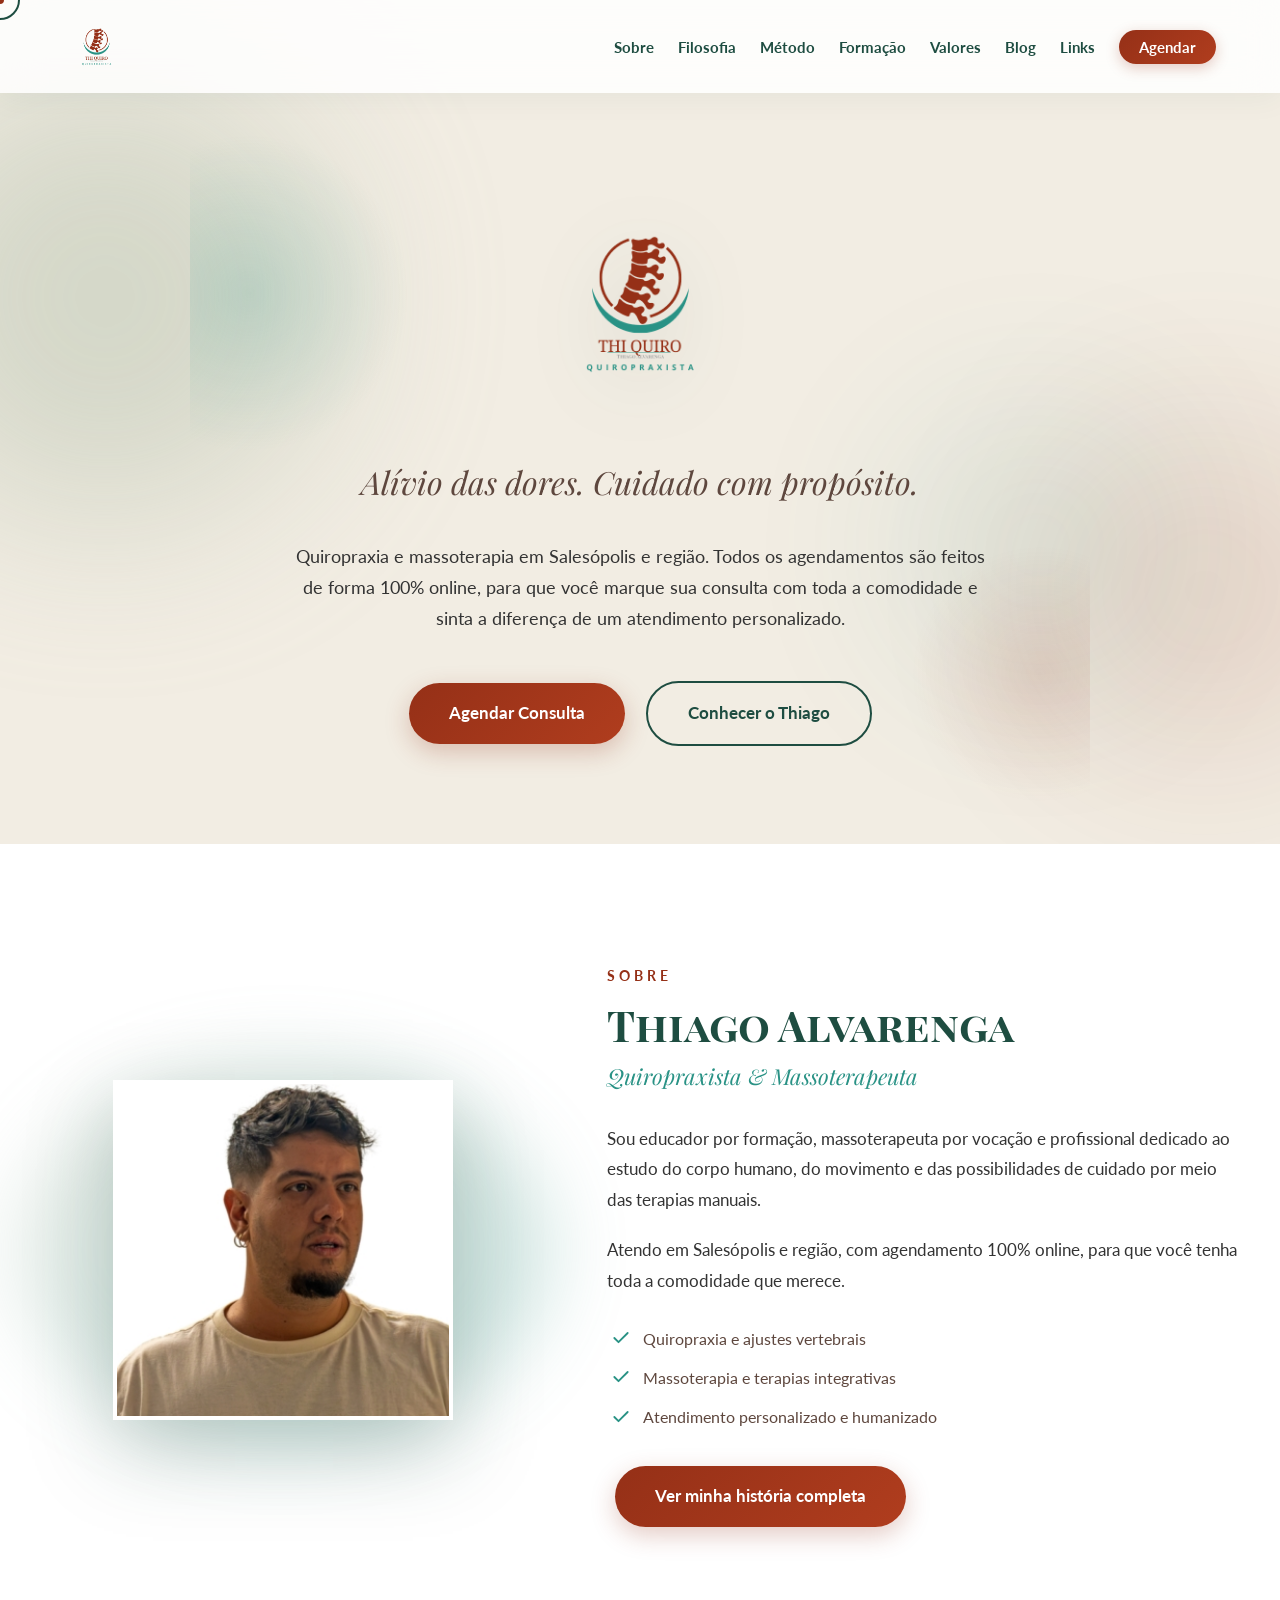
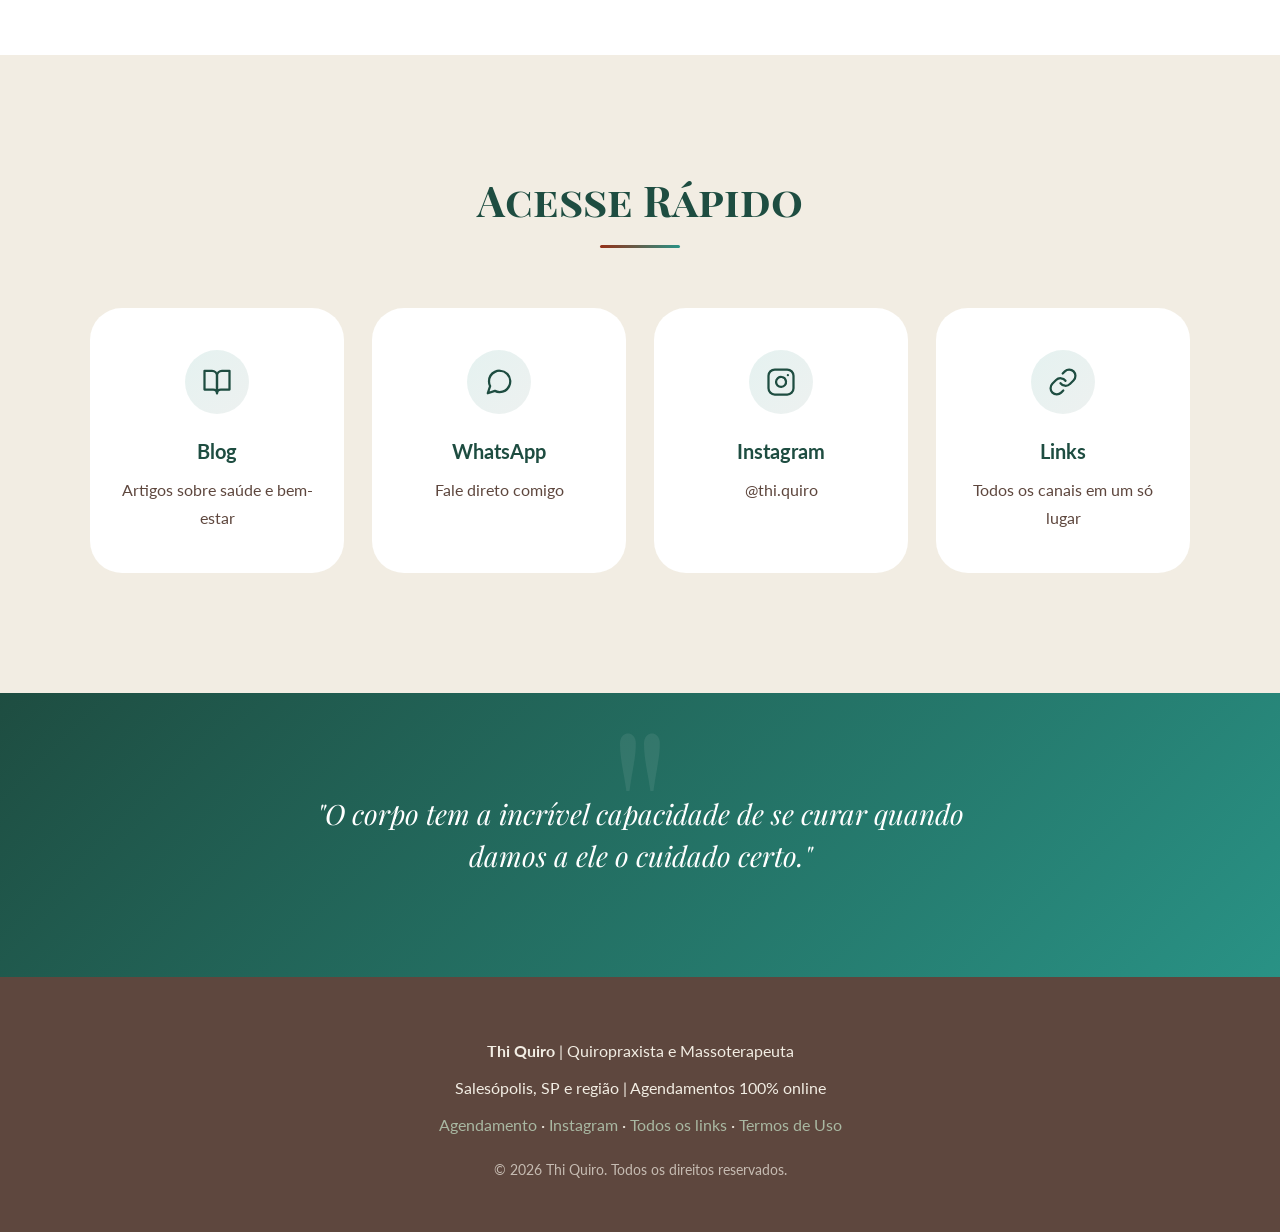
<file: index.html>
<!DOCTYPE html>
<html lang="pt-BR">
<head>
    <meta charset="UTF-8">
    <meta name="viewport" content="width=device-width, initial-scale=1.0">
    <title>Thi Quiro | Quiropraxista & Massoterapeuta</title>
    <meta name="description" content="Thi Quiro - Quiropraxia e Massoterapia em Salesópolis e região. Agendamentos 100% online.">
    <link rel="preconnect" href="https://fonts.googleapis.com">
    <link rel="preconnect" href="https://fonts.gstatic.com" crossorigin>
    <link href="https://fonts.googleapis.com/css2?family=Lato:wght@300;400;700&family=Playfair+Display:ital,wght@0,400;0,700;1,400&family=Playfair+Display+SC:wght@700&display=swap" rel="stylesheet">
    <link rel="icon" href="favicon.ico" sizes="any">
    <link rel="icon" type="image/png" href="favicon-32x32.png" sizes="32x32">
    <link rel="icon" type="image/png" href="favicon-16x16.png" sizes="16x16">
    <link rel="apple-touch-icon" href="apple-touch-icon.png">
    <link rel="stylesheet" href="estilo.css">
</head>
<body>

    <div class="cursor-dot"></div>
    <div class="cursor-ring"></div>
    <div class="blob blob-1"></div>
    <div class="blob blob-2"></div>
    <div class="blob blob-3"></div>

    <header>
        <div class="header-container">
            <a href="index.html" class="logo">
                <img src="logo.png" alt="Thi Quiro - Quiropraxista e Massoterapeuta">
            </a>
            <nav>
                <ul>
                    <li><a href="sobre.html">Sobre</a></li>
                    <li><a href="filosofia.html">Filosofia</a></li>
                    <li><a href="metodo.html">Método</a></li>
                    <li><a href="formacao.html">Formação</a></li>
                    <li><a href="valores.html">Valores</a></li>
                    <li><a href="blog.html">Blog</a></li>
                    <li><a href="links.html">Links</a></li>
                    <li><a href="https://cal.com/thi.quiro" class="nav-agendar" target="_blank" rel="noopener">Agendar</a></li>
                </ul>
            </nav>
        </div>
    </header>

    <section class="hero" style="position: relative; overflow: hidden;">
        <div class="hero-deco hero-deco-1"></div>
        <div class="hero-deco hero-deco-2"></div>

        <img src="logo.png" alt="Thi Quiro - Quiropraxista e Massoterapeuta" class="hero-logo reveal">
        <p class="subtitulo reveal">Alívio das dores. Cuidado com propósito.</p>
        <p class="reveal">
            Quiropraxia e massoterapia em Salesópolis e região. Todos os agendamentos são feitos de forma
            100% online, para que você marque sua consulta com toda a comodidade e sinta a diferença
            de um atendimento personalizado.
        </p>
        <div class="reveal">
            <a href="https://cal.com/thi.quiro" target="_blank" rel="noopener" class="btn btn-primario">Agendar Consulta</a>
            <a href="sobre.html" class="btn btn-secundario">Conhecer o Thiago</a>
        </div>
    </section>

    <section class="sobre">
        <div class="sobre-grid">
            <div class="foto-wrapper reveal">
                <img src="foto-thiago.jpg" class="foto-perfil-img" alt="Thiago Alvarenga, Quiropraxista e Massoterapeuta">
            </div>
            <div class="sobre-texto">
                <span class="label reveal">Sobre</span>
                <h2 class="reveal">Thiago Alvarenga</h2>
                <span class="cargo reveal">Quiropraxista & Massoterapeuta</span>
                <p class="reveal">
                    Sou educador por formação, massoterapeuta por vocação e profissional dedicado ao
                    estudo do corpo humano, do movimento e das possibilidades de cuidado por meio das
                    terapias manuais.
                </p>
                <p class="reveal">
                    Atendo em Salesópolis e região, com agendamento 100% online, para que você tenha
                    toda a comodidade que merece.
                </p>
                <ul class="sobre-lista reveal">
                    <li>
                        <svg width="20" height="20" viewBox="0 0 24 24" fill="none" stroke="currentColor" stroke-width="2.2" stroke-linecap="round" stroke-linejoin="round"><polyline points="20 6 9 17 4 12"/></svg>
                        Quiropraxia e ajustes vertebrais
                    </li>
                    <li>
                        <svg width="20" height="20" viewBox="0 0 24 24" fill="none" stroke="currentColor" stroke-width="2.2" stroke-linecap="round" stroke-linejoin="round"><polyline points="20 6 9 17 4 12"/></svg>
                        Massoterapia e terapias integrativas
                    </li>
                    <li>
                        <svg width="20" height="20" viewBox="0 0 24 24" fill="none" stroke="currentColor" stroke-width="2.2" stroke-linecap="round" stroke-linejoin="round"><polyline points="20 6 9 17 4 12"/></svg>
                        Atendimento personalizado e humanizado
                    </li>
                </ul>
                <a href="sobre.html" class="btn btn-primario reveal">Ver minha história completa</a>
            </div>
        </div>
    </section>

    <section class="acesso-rapido">
        <div class="container">
            <h2 class="secao-titulo reveal">Acesse Rápido</h2>
            <div class="cards">
                <!-- CARD DE BLOG (No lugar do Agendamento) -->
                <a href="blog.html" class="card reveal">
                    <span class="icone">
                        <svg viewBox="0 0 24 24" fill="none" stroke="currentColor" stroke-linecap="round" stroke-linejoin="round">
                            <path d="M2 3h6a4 4 0 0 1 4 4v14a3 3 0 0 0-3-3H2z"/>
                            <path d="M22 3h-6a4 4 0 0 0-4 4v14a3 3 0 0 1 3-3h7z"/>
                        </svg>
                    </span>
                    <h3>Blog</h3>
                    <p>Artigos sobre saúde e bem-estar</p>
                </a>

                <a href="https://wa.me/5511943107001" class="card reveal" target="_blank" rel="noopener">
                    <span class="icone">
                        <svg viewBox="0 0 24 24" fill="none" stroke="currentColor" stroke-linecap="round" stroke-linejoin="round">
                            <path d="M21 11.5a8.38 8.38 0 0 1-.9 3.8 8.5 8.5 0 0 1-7.6 4.7 8.38 8.38 0 0 1-3.8-.9L3 21l1.9-5.7a8.38 8.38 0 0 1-.9-3.8 8.5 8.5 0 0 1 4.7-7.6 8.38 8.38 0 0 1 3.8-.9h.5a8.48 8.48 0 0 1 8 8v.5z"/>
                        </svg>
                    </span>
                    <h3>WhatsApp</h3>
                    <p>Fale direto comigo</p>
                </a>

                <a href="https://instagram.com/thi.quiro" class="card reveal" target="_blank" rel="noopener">
                    <span class="icone">
                        <svg viewBox="0 0 24 24" fill="none" stroke="currentColor" stroke-linecap="round" stroke-linejoin="round">
                            <rect x="2" y="2" width="20" height="20" rx="5"/>
                            <path d="M16 11.37A4 4 0 1 1 12.63 8 4 4 0 0 1 16 11.37z"/>
                            <line x1="17.5" y1="6.5" x2="17.51" y2="6.5"/>
                        </svg>
                    </span>
                    <h3>Instagram</h3>
                    <p>@thi.quiro</p>
                </a>

                <a href="links.html" class="card reveal">
                    <span class="icone">
                        <svg viewBox="0 0 24 24" fill="none" stroke="currentColor" stroke-linecap="round" stroke-linejoin="round">
                            <path d="M10 13a5 5 0 0 0 7.54.54l3-3a5 5 0 0 0-7.07-7.07l-1.72 1.71"/>
                            <path d="M14 11a5 5 0 0 0-7.54-.54l-3 3a5 5 0 0 0 7.07 7.07l1.71-1.71"/>
                        </svg>
                    </span>
                    <h3>Links</h3>
                    <p>Todos os canais em um só lugar</p>
                </a>
            </div>
        </div>
    </section>

    <section class="citacao">
        <blockquote class="reveal">
            "O corpo tem a incrível capacidade de se curar quando damos a ele o cuidado certo."
        </blockquote>
    </section>

    <footer>
        <p><strong>Thi Quiro</strong> | Quiropraxista e Massoterapeuta</p>
        <p>Salesópolis, SP e região | Agendamentos 100% online</p>
        <p>
            <a href="https://cal.com/thi.quiro" target="_blank" rel="noopener">Agendamento</a> ·
            <a href="https://instagram.com/thi.quiro" target="_blank" rel="noopener">Instagram</a> ·
            <a href="links.html">Todos os links</a> · <a href="termos.html">Termos de Uso</a>
        </p>
        <p style="margin-top: 20px; font-size: 14px; opacity: 0.7;">© 2026 Thi Quiro. Todos os direitos reservados.</p>
    </footer>

    <script>
        const cursorDot = document.querySelector('.cursor-dot');
        const cursorRing = document.querySelector('.cursor-ring');
        const pointerFine = window.matchMedia('(pointer: fine)').matches;
        if (pointerFine) {
            document.addEventListener('mousemove', (e) => {
                cursorDot.style.transform = `translate(${e.clientX}px, ${e.clientY}px) translate(-50%, -50%)`;
                cursorRing.style.transform = `translate(${e.clientX}px, ${e.clientY}px) translate(-50%, -50%)`;
            });
            document.querySelectorAll('a, button, .card').forEach(el => {
                el.addEventListener('mouseenter', () => cursorRing.classList.add('hover'));
                el.addEventListener('mouseleave', () => cursorRing.classList.remove('hover'));
            });
        }
        const revealElements = document.querySelectorAll('.reveal');
        const revealObserver = new IntersectionObserver((entries) => {
            entries.forEach((entry, index) => {
                if (entry.isIntersecting) {
                    setTimeout(() => entry.target.classList.add('visible'), index * 60);
                    revealObserver.unobserve(entry.target);
                }
            });
        }, { threshold: 0.12, rootMargin: '0px 0px -60px 0px' });
        revealElements.forEach(el => revealObserver.observe(el));
    </script>

</body>
</html>
</file>
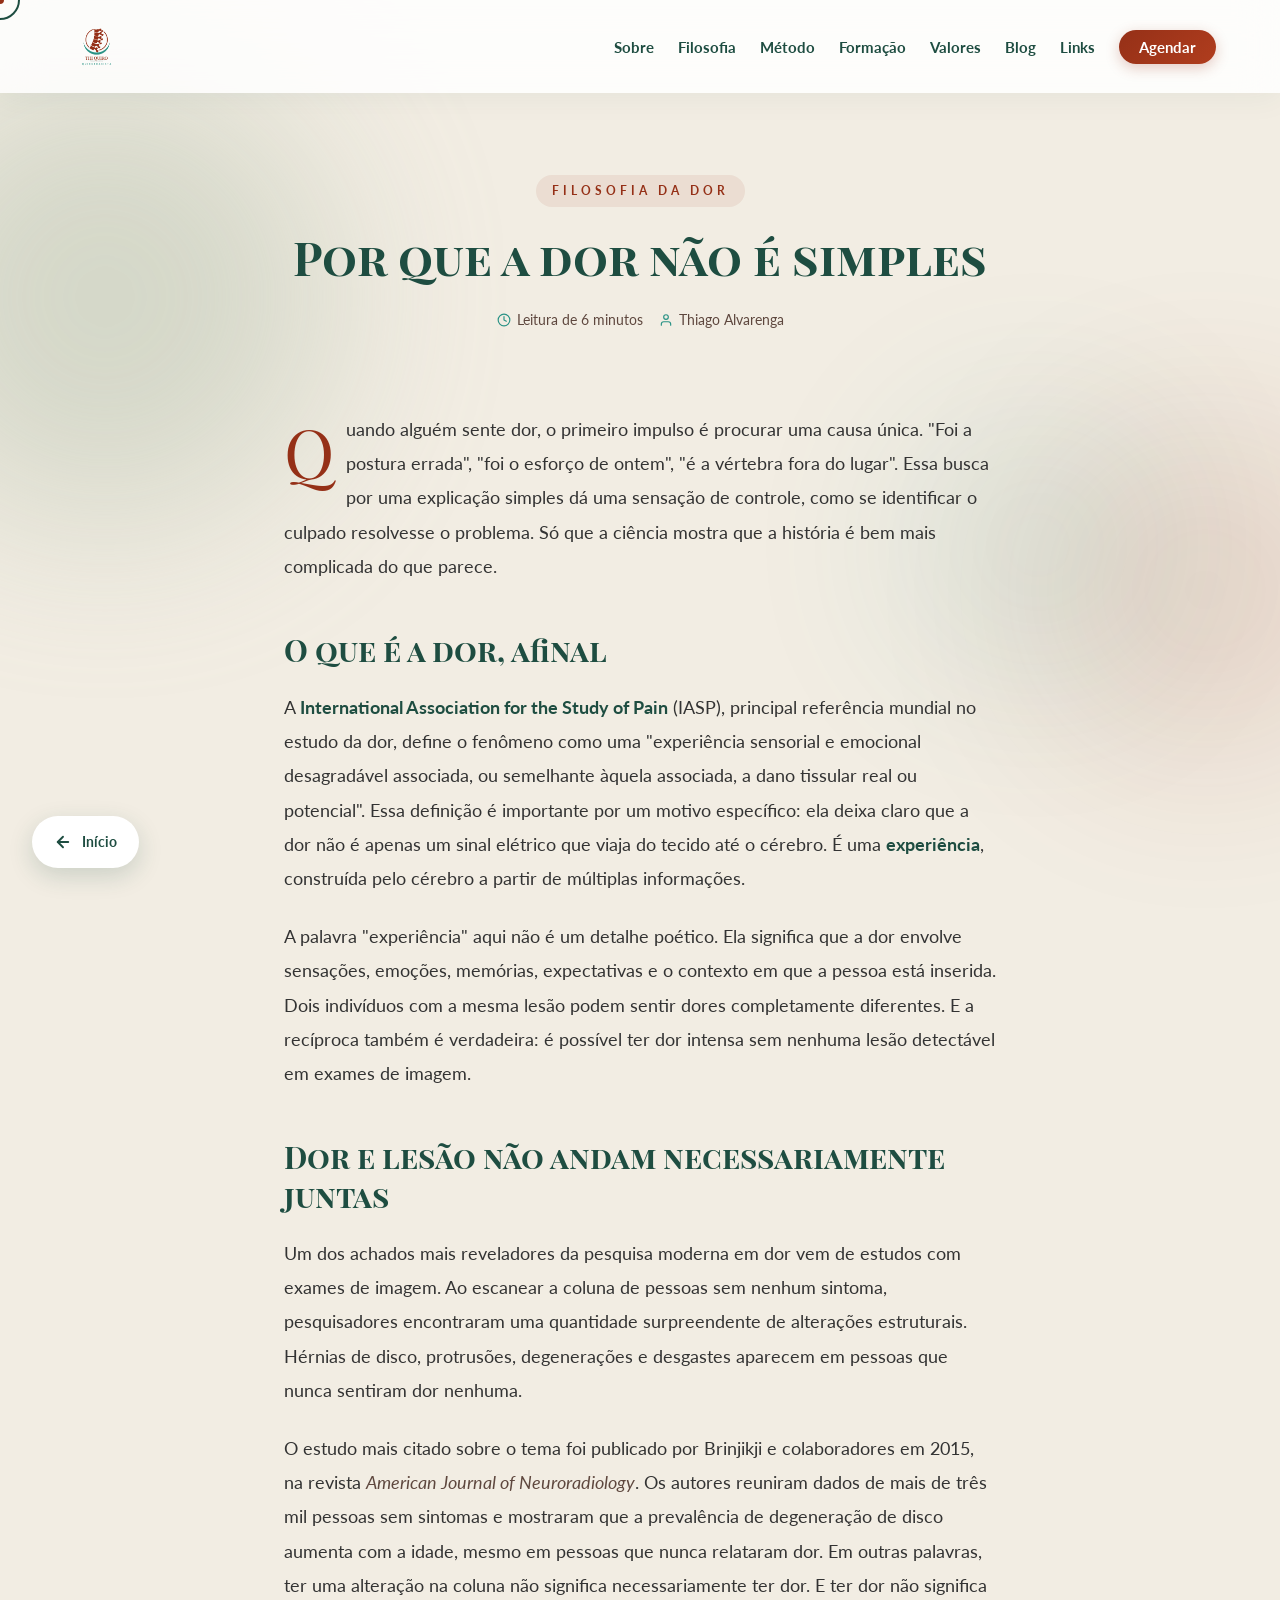
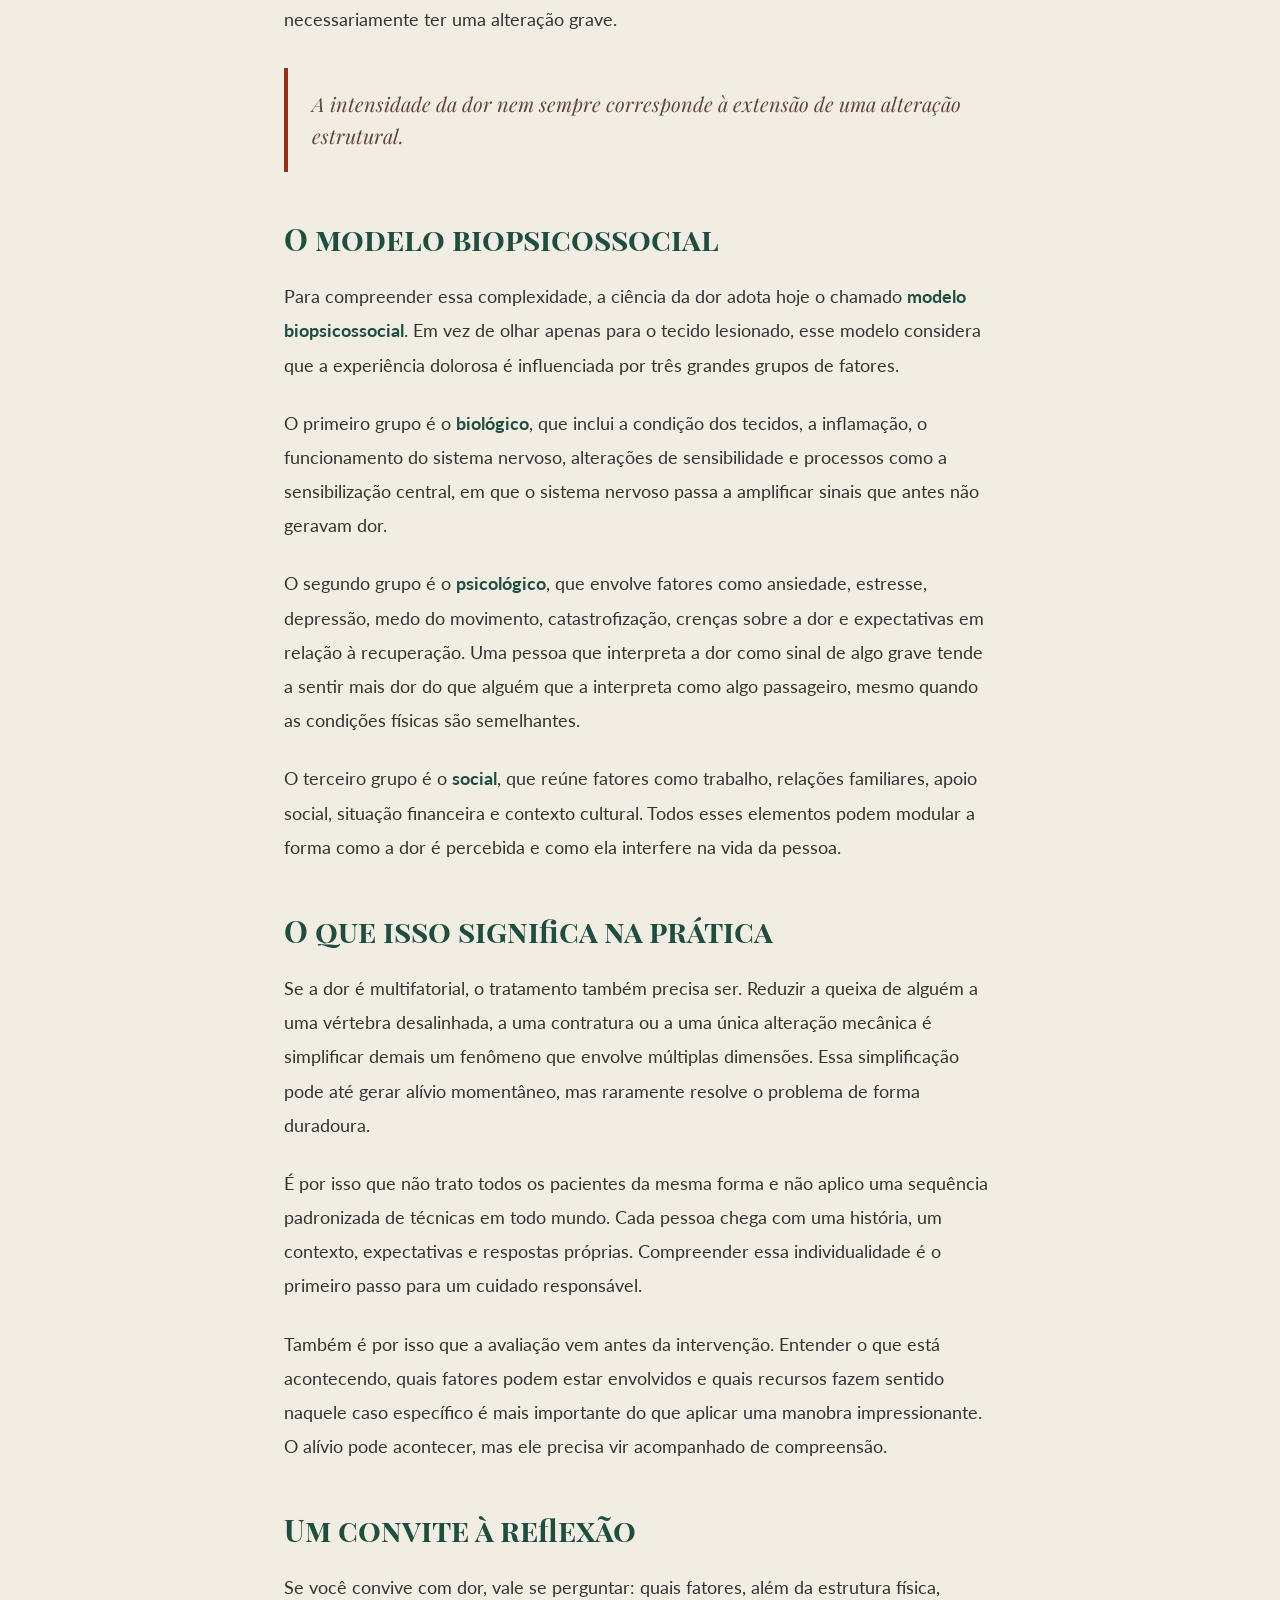
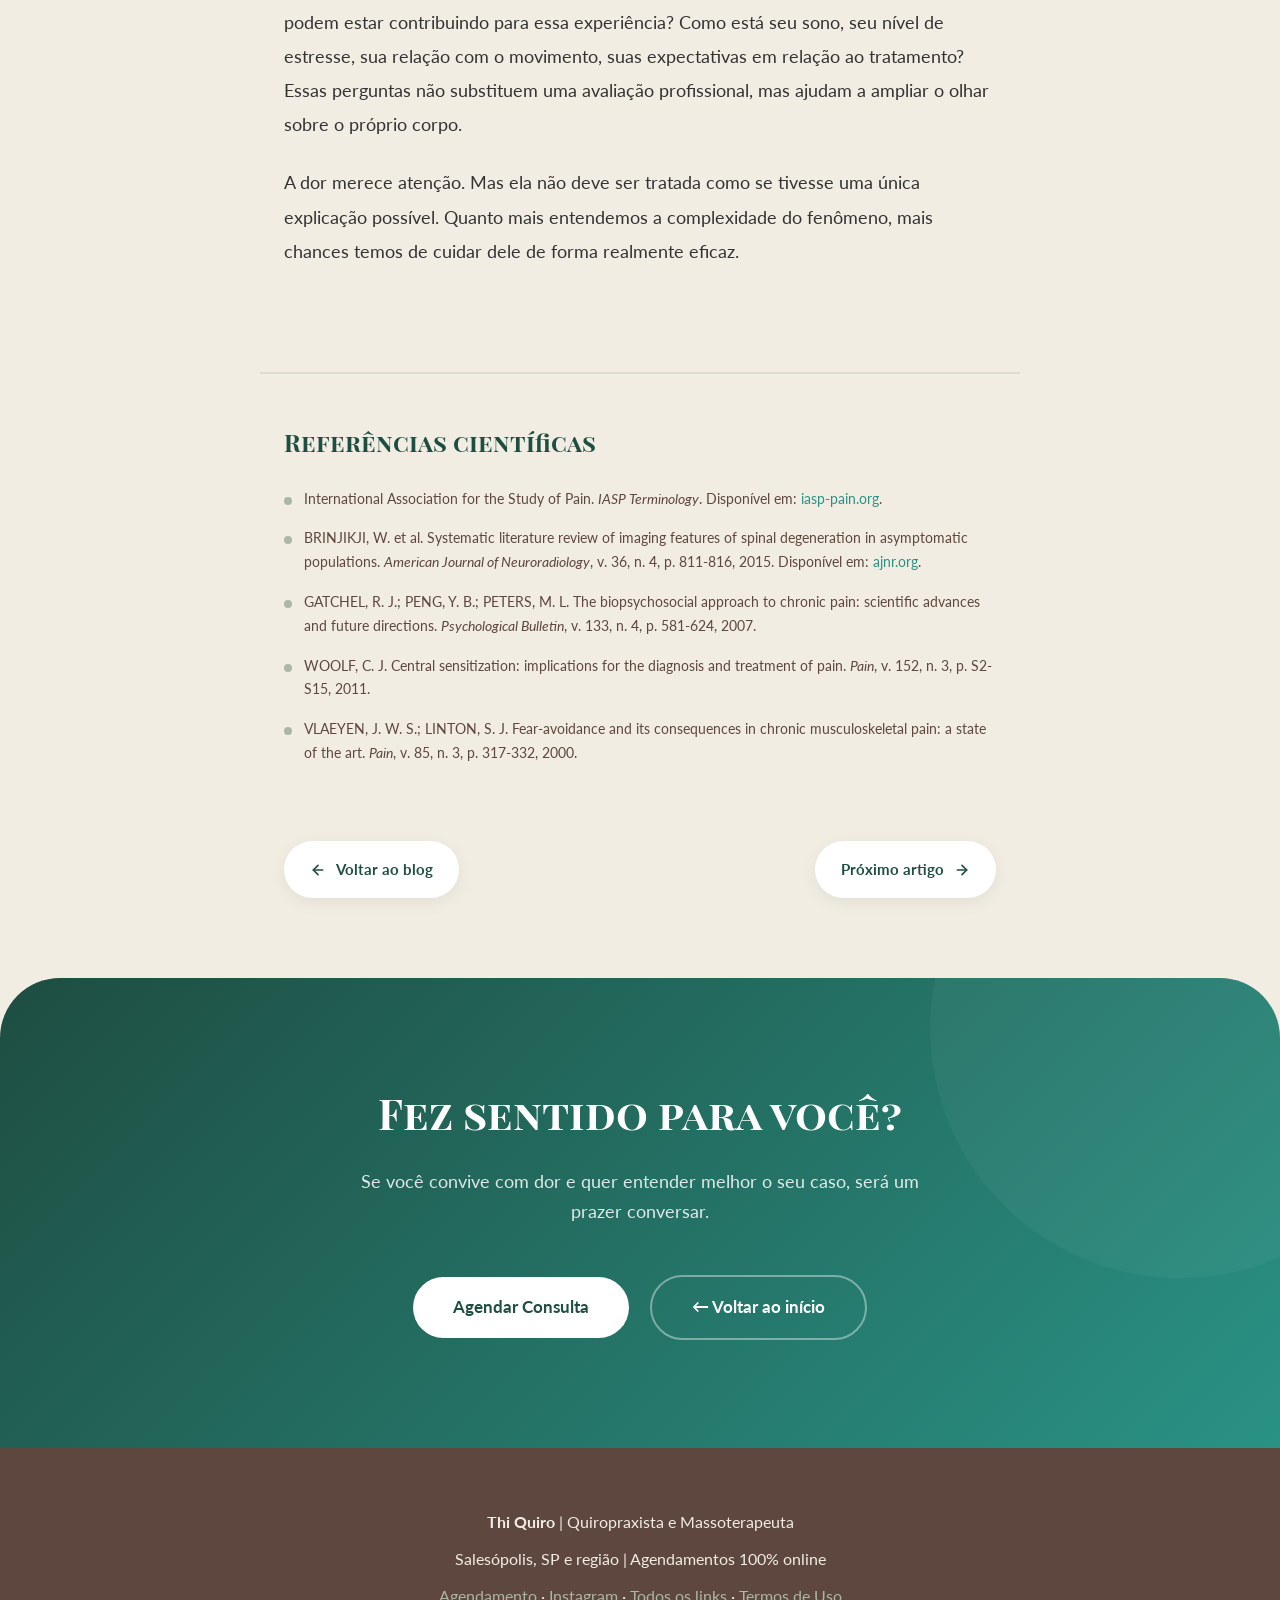
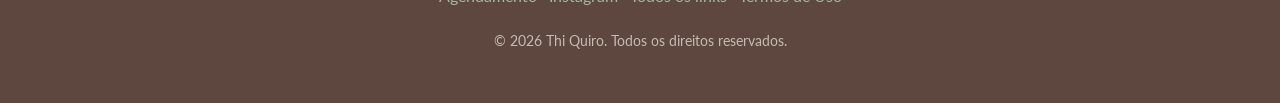
<file: blog-dor-nao-e-simples.html>
<!DOCTYPE html>
<html lang="pt-BR">
<head>
    <meta charset="UTF-8">
    <meta name="viewport" content="width=device-width, initial-scale=1.0">
    <title>Por que a dor não é simples | Thi Quiro</title>
    <meta name="description" content="A dor não é apenas um sinal de lesão. Entenda o que a ciência diz sobre a complexidade da experiência dolorosa.">
    <link rel="preconnect" href="https://fonts.googleapis.com">
    <link rel="preconnect" href="https://fonts.gstatic.com" crossorigin>
    <link href="https://fonts.googleapis.com/css2?family=Lato:wght@300;400;700&family=Playfair+Display:ital,wght@0,400;0,700;1,400&family=Playfair+Display+SC:wght@700&display=swap" rel="stylesheet">
        <link rel="icon" href="favicon.ico" sizes="any">
    <link rel="icon" type="image/png" href="favicon-32x32.png" sizes="32x32">
    <link rel="icon" type="image/png" href="favicon-16x16.png" sizes="16x16">
    <link rel="apple-touch-icon" href="apple-touch-icon.png">
    <link rel="stylesheet" href="estilo.css">
    <style>
        .artigo-hero {
            max-width: 800px;
            margin: 0 auto;
            padding: 80px 24px 40px;
            text-align: center;
        }
        .artigo-categoria {
            display: inline-block;
            font-family: var(--fonte-corpo);
            font-size: 12px;
            font-weight: 700;
            color: var(--terracota);
            letter-spacing: 4px;
            text-transform: uppercase;
            background-color: rgba(149, 48, 23, 0.08);
            padding: 6px 16px;
            border-radius: 50px;
            margin-bottom: 24px;
        }
        .artigo-hero h1 {
            font-family: var(--fonte-titulo);
            font-size: 46px;
            color: var(--verde-floresta);
            line-height: 1.15;
            margin-bottom: 24px;
        }
        .artigo-meta {
            font-size: 14px;
            color: var(--marrom-escuro);
            opacity: 0.7;
            display: flex;
            justify-content: center;
            gap: 16px;
            flex-wrap: wrap;
        }
        .artigo-meta span {
            display: inline-flex;
            align-items: center;
            gap: 6px;
        }
        .artigo-meta svg {
            color: var(--verde-petroleo);
        }

        .artigo-corpo {
            max-width: 760px;
            margin: 0 auto;
            padding: 40px 24px 80px;
            font-size: 18px;
            line-height: 1.9;
            color: var(--cinza-escuro);
        }
        .artigo-corpo p {
            margin-bottom: 24px;
        }
        .artigo-corpo p:first-of-type::first-letter {
            font-family: var(--fonte-titulo);
            font-size: 68px;
            line-height: 0.9;
            color: var(--terracota);
            float: left;
            margin: 8px 12px 0 0;
        }
        .artigo-corpo h2 {
            font-family: var(--fonte-titulo);
            font-size: 30px;
            color: var(--verde-floresta);
            margin: 48px 0 20px;
            line-height: 1.3;
        }
        .artigo-corpo h3 {
            font-family: var(--fonte-corpo);
            font-size: 20px;
            font-weight: 700;
            color: var(--verde-floresta);
            margin: 36px 0 16px;
        }
        .artigo-corpo strong {
            color: var(--verde-floresta);
            font-weight: 700;
        }
        .artigo-corpo em {
            color: var(--marrom-escuro);
        }

        .artigo-citacao {
            border-left: 4px solid var(--terracota);
            padding: 20px 24px;
            margin: 32px 0;
            background-color: rgba(242, 237, 227, 0.5);
            border-radius: 0 16px 16px 0;
            font-family: var(--fonte-subtitulo);
            font-size: 20px;
            font-style: italic;
            color: var(--marrom-escuro);
            line-height: 1.6;
        }

        .artigo-referencias {
            max-width: 760px;
            margin: 0 auto;
            padding: 48px 24px 60px;
            border-top: 2px solid rgba(30, 77, 65, 0.1);
        }
        .artigo-referencias h2 {
            font-family: var(--fonte-titulo);
            font-size: 24px;
            color: var(--verde-floresta);
            margin-bottom: 24px;
        }
        .artigo-referencias ul {
            list-style: none;
            padding: 0;
        }
        .artigo-referencias li {
            font-size: 14px;
            line-height: 1.7;
            color: var(--marrom-escuro);
            margin-bottom: 16px;
            padding-left: 20px;
            position: relative;
        }
        .artigo-referencias li::before {
            content: '';
            position: absolute;
            left: 0;
            top: 10px;
            width: 8px;
            height: 8px;
            border-radius: 50%;
            background-color: var(--verde-sage);
        }
        .artigo-referencias a {
            color: var(--verde-petroleo);
            text-decoration: none;
            word-break: break-word;
            border-bottom: 1px solid transparent;
            transition: border-color 0.3s;
        }
        .artigo-referencias a:hover {
            border-bottom-color: var(--verde-petroleo);
        }

        .artigo-navegacao {
            max-width: 760px;
            margin: 0 auto;
            padding: 0 24px 80px;
            display: flex;
            justify-content: space-between;
            gap: 16px;
            flex-wrap: wrap;
        }
        .artigo-nav-btn {
            display: inline-flex;
            align-items: center;
            gap: 10px;
            padding: 14px 24px;
            background-color: var(--branco);
            color: var(--verde-floresta);
            text-decoration: none;
            border-radius: 50px;
            font-size: 15px;
            font-weight: 700;
            border: 2px solid transparent;
            transition: all 0.4s ease;
            box-shadow: 0 4px 16px rgba(30, 77, 65, 0.08);
        }
        .artigo-nav-btn:hover {
            border-color: var(--verde-floresta);
            transform: translateY(-3px);
            box-shadow: 0 12px 30px rgba(30, 77, 65, 0.15);
        }
        .artigo-nav-btn.proximo {
            margin-left: auto;
        }

        @media (max-width: 700px) {
            .artigo-hero h1 { font-size: 32px; }
            .artigo-corpo { font-size: 17px; }
            .artigo-corpo p:first-of-type::first-letter { font-size: 52px; }
            .artigo-corpo h2 { font-size: 24px; margin: 36px 0 16px; }
            .artigo-citacao { font-size: 17px; padding: 16px 20px; }
            .artigo-navegacao { flex-direction: column; }
            .artigo-nav-btn.proximo { margin-left: 0; }
        }
    </style>
</head>
<body>

    <div class="cursor-dot"></div>
    <div class="cursor-ring"></div>
    <div class="blob blob-1"></div>
    <div class="blob blob-2"></div>
    <div class="blob blob-3"></div>

    <header>
        <div class="header-container">
            <a href="index.html" class="logo">
                <img src="logo.png" alt="Thi Quiro - Quiropraxista e Massoterapeuta">
            </a>
            <nav>
                <ul>
                    <li><a href="sobre.html">Sobre</a></li>
                    <li><a href="filosofia.html">Filosofia</a></li>
                    <li><a href="metodo.html">Método</a></li>
                    <li><a href="formacao.html">Formação</a></li>
                    <li><a href="valores.html">Valores</a></li>
                    <li><a href="blog.html">Blog</a></li>
                    <li><a href="links.html">Links</a></li>
                    <li><a href="https://cal.com/thi.quiro" class="nav-agendar" target="_blank" rel="noopener">Agendar</a></li>
                </ul>
            </nav>
        </div>
    </header>

    <article>
        <div class="artigo-hero">
            <span class="artigo-categoria reveal">Filosofia da Dor</span>
            <h1 class="reveal">Por que a dor não é simples</h1>
            <div class="artigo-meta reveal">
                <span>
                    <svg width="14" height="14" viewBox="0 0 24 24" fill="none" stroke="currentColor" stroke-width="2" stroke-linecap="round" stroke-linejoin="round"><circle cx="12" cy="12" r="10"/><polyline points="12 6 12 12 16 14"/></svg>
                    Leitura de 6 minutos
                </span>
                <span>
                    <svg width="14" height="14" viewBox="0 0 24 24" fill="none" stroke="currentColor" stroke-width="2" stroke-linecap="round" stroke-linejoin="round"><path d="M20 21v-2a4 4 0 0 0-4-4H8a4 4 0 0 0-4 4v2"/><circle cx="12" cy="7" r="4"/></svg>
                    Thiago Alvarenga
                </span>
            </div>
        </div>

        <div class="artigo-corpo">
            <p class="reveal">
                Quando alguém sente dor, o primeiro impulso é procurar uma causa única. "Foi a postura errada",
                "foi o esforço de ontem", "é a vértebra fora do lugar". Essa busca por uma explicação simples
                dá uma sensação de controle, como se identificar o culpado resolvesse o problema. Só que a
                ciência mostra que a história é bem mais complicada do que parece.
            </p>

            <h2 class="reveal">O que é a dor, afinal</h2>

            <p class="reveal">
                A <strong>International Association for the Study of Pain</strong> (IASP), principal referência
                mundial no estudo da dor, define o fenômeno como uma "experiência sensorial e emocional
                desagradável associada, ou semelhante àquela associada, a dano tissular real ou potencial".
                Essa definição é importante por um motivo específico: ela deixa claro que a dor não é
                apenas um sinal elétrico que viaja do tecido até o cérebro. É uma <strong>experiência</strong>,
                construída pelo cérebro a partir de múltiplas informações.
            </p>

            <p class="reveal">
                A palavra "experiência" aqui não é um detalhe poético. Ela significa que a dor envolve
                sensações, emoções, memórias, expectativas e o contexto em que a pessoa está inserida.
                Dois indivíduos com a mesma lesão podem sentir dores completamente diferentes. E a recíproca
                também é verdadeira: é possível ter dor intensa sem nenhuma lesão detectável em exames de imagem.
            </p>

            <h2 class="reveal">Dor e lesão não andam necessariamente juntas</h2>

            <p class="reveal">
                Um dos achados mais reveladores da pesquisa moderna em dor vem de estudos com exames de imagem.
                Ao escanear a coluna de pessoas sem nenhum sintoma, pesquisadores encontraram uma quantidade
                surpreendente de alterações estruturais. Hérnias de disco, protrusões, degenerações e
                desgastes aparecem em pessoas que nunca sentiram dor nenhuma.
            </p>

            <p class="reveal">
                O estudo mais citado sobre o tema foi publicado por Brinjikji e colaboradores em 2015,
                na revista <em>American Journal of Neuroradiology</em>. Os autores reuniram dados de mais de
                três mil pessoas sem sintomas e mostraram que a prevalência de degeneração de disco aumenta
                com a idade, mesmo em pessoas que nunca relataram dor. Em outras palavras, ter uma alteração
                na coluna não significa necessariamente ter dor. E ter dor não significa necessariamente
                ter uma alteração grave.
            </p>

            <div class="artigo-citacao reveal">
                A intensidade da dor nem sempre corresponde à extensão de uma alteração estrutural.
            </div>

            <h2 class="reveal">O modelo biopsicossocial</h2>

            <p class="reveal">
                Para compreender essa complexidade, a ciência da dor adota hoje o chamado <strong>modelo
                biopsicossocial</strong>. Em vez de olhar apenas para o tecido lesionado, esse modelo considera
                que a experiência dolorosa é influenciada por três grandes grupos de fatores.
            </p>

            <p class="reveal">
                O primeiro grupo é o <strong>biológico</strong>, que inclui a condição dos tecidos, a inflamação,
                o funcionamento do sistema nervoso, alterações de sensibilidade e processos como a sensibilização
                central, em que o sistema nervoso passa a amplificar sinais que antes não geravam dor.
            </p>

            <p class="reveal">
                O segundo grupo é o <strong>psicológico</strong>, que envolve fatores como ansiedade, estresse,
                depressão, medo do movimento, catastrofização, crenças sobre a dor e expectativas em relação
                à recuperação. Uma pessoa que interpreta a dor como sinal de algo grave tende a sentir mais dor
                do que alguém que a interpreta como algo passageiro, mesmo quando as condições físicas são
                semelhantes.
            </p>

            <p class="reveal">
                O terceiro grupo é o <strong>social</strong>, que reúne fatores como trabalho, relações familiares,
                apoio social, situação financeira e contexto cultural. Todos esses elementos podem modular a
                forma como a dor é percebida e como ela interfere na vida da pessoa.
            </p>

            <h2 class="reveal">O que isso significa na prática</h2>

            <p class="reveal">
                Se a dor é multifatorial, o tratamento também precisa ser. Reduzir a queixa de alguém a uma
                vértebra desalinhada, a uma contratura ou a uma única alteração mecânica é simplificar demais
                um fenômeno que envolve múltiplas dimensões. Essa simplificação pode até gerar alívio momentâneo,
                mas raramente resolve o problema de forma duradoura.
            </p>

            <p class="reveal">
                É por isso que não trato todos os pacientes da mesma forma e não aplico uma sequência
                padronizada de técnicas em todo mundo. Cada pessoa chega com uma história, um contexto,
                expectativas e respostas próprias. Compreender essa individualidade é o primeiro passo
                para um cuidado responsável.
            </p>

            <p class="reveal">
                Também é por isso que a avaliação vem antes da intervenção. Entender o que está acontecendo,
                quais fatores podem estar envolvidos e quais recursos fazem sentido naquele caso específico
                é mais importante do que aplicar uma manobra impressionante. O alívio pode acontecer, mas
                ele precisa vir acompanhado de compreensão.
            </p>

            <h2 class="reveal">Um convite à reflexão</h2>

            <p class="reveal">
                Se você convive com dor, vale se perguntar: quais fatores, além da estrutura física, podem
                estar contribuindo para essa experiência? Como está seu sono, seu nível de estresse, sua
                relação com o movimento, suas expectativas em relação ao tratamento? Essas perguntas não
                substituem uma avaliação profissional, mas ajudam a ampliar o olhar sobre o próprio corpo.
            </p>

            <p class="reveal">
                A dor merece atenção. Mas ela não deve ser tratada como se tivesse uma única explicação
                possível. Quanto mais entendemos a complexidade do fenômeno, mais chances temos de cuidar
                dele de forma realmente eficaz.
            </p>
        </div>

        <div class="artigo-referencias">
            <h2 class="reveal">Referências científicas</h2>
            <ul>
                <li class="reveal">
                    International Association for the Study of Pain. <em>IASP Terminology</em>. Disponível em:
                    <a href="https://www.iasp-pain.org/resources/terminology/" target="_blank" rel="noopener">iasp-pain.org</a>.
                </li>
                <li class="reveal">
                    BRINJIKJI, W. et al. Systematic literature review of imaging features of spinal degeneration
                    in asymptomatic populations. <em>American Journal of Neuroradiology</em>, v. 36, n. 4, p. 811-816, 2015.
                    Disponível em: <a href="https://www.ajnr.org/content/36/4/811" target="_blank" rel="noopener">ajnr.org</a>.
                </li>
                <li class="reveal">
                    GATCHEL, R. J.; PENG, Y. B.; PETERS, M. L. The biopsychosocial approach to chronic pain:
                    scientific advances and future directions. <em>Psychological Bulletin</em>, v. 133, n. 4, p. 581-624, 2007.
                </li>
                <li class="reveal">
                    WOOLF, C. J. Central sensitization: implications for the diagnosis and treatment of pain.
                    <em>Pain</em>, v. 152, n. 3, p. S2-S15, 2011.
                </li>
                <li class="reveal">
                    VLAEYEN, J. W. S.; LINTON, S. J. Fear-avoidance and its consequences in chronic
                    musculoskeletal pain: a state of the art. <em>Pain</em>, v. 85, n. 3, p. 317-332, 2000.
                </li>
            </ul>
        </div>
    </article>

    <nav class="artigo-navegacao">
        <a href="blog.html" class="artigo-nav-btn">
            <svg width="16" height="16" viewBox="0 0 24 24" fill="none" stroke="currentColor" stroke-width="2.5" stroke-linecap="round" stroke-linejoin="round">
                <line x1="19" y1="12" x2="5" y2="12"/>
                <polyline points="12 19 5 12 12 5"/>
            </svg>
            Voltar ao blog
        </a>
        <a href="blog-quiropraxia-dor-lombar.html" class="artigo-nav-btn proximo">
            Próximo artigo
            <svg width="16" height="16" viewBox="0 0 24 24" fill="none" stroke="currentColor" stroke-width="2.5" stroke-linecap="round" stroke-linejoin="round">
                <line x1="5" y1="12" x2="19" y2="12"/>
                <polyline points="12 5 19 12 12 19"/>
            </svg>
        </a>
    </nav>

    <section class="cta">
        <h2 class="reveal">Fez sentido para você?</h2>
        <p class="reveal">
            Se você convive com dor e quer entender melhor o seu caso, será um prazer conversar.
        </p>
        <div class="reveal">
            <a href="https://cal.com/thi.quiro" target="_blank" rel="noopener" class="btn btn-claro">Agendar Consulta</a>
            <a href="index.html" class="btn-voltar-cta">← Voltar ao início</a>
        </div>
    </section>

    <footer>
        <p><strong>Thi Quiro</strong> | Quiropraxista e Massoterapeuta</p>
        <p>Salesópolis, SP e região | Agendamentos 100% online</p>
        <p>
            <a href="https://cal.com/thi.quiro" target="_blank" rel="noopener">Agendamento</a> ·
            <a href="https://instagram.com/thi.quiro" target="_blank" rel="noopener">Instagram</a> ·
            <a href="links.html">Todos os links</a> · <a href="termos.html">Termos de Uso</a>
        </p>
        <p style="margin-top: 20px; font-size: 14px; opacity: 0.7;">© 2026 Thi Quiro. Todos os direitos reservados.</p>
    </footer>

    <a href="index.html" class="btn-voltar" aria-label="Voltar ao início">
        <svg width="18" height="18" viewBox="0 0 24 24" fill="none" stroke="currentColor" stroke-width="2.5" stroke-linecap="round" stroke-linejoin="round">
            <line x1="19" y1="12" x2="5" y2="12"/>
            <polyline points="12 19 5 12 12 5"/>
        </svg>
        Início
    </a>

    <script>
        const cursorDot = document.querySelector('.cursor-dot');
        const cursorRing = document.querySelector('.cursor-ring');
        const pointerFine = window.matchMedia('(pointer: fine)').matches;
        if (pointerFine) {
            document.addEventListener('mousemove', (e) => {
                cursorDot.style.transform = `translate(${e.clientX}px, ${e.clientY}px) translate(-50%, -50%)`;
                cursorRing.style.transform = `translate(${e.clientX}px, ${e.clientY}px) translate(-50%, -50%)`;
            });
            document.querySelectorAll('a, button').forEach(el => {
                el.addEventListener('mouseenter', () => cursorRing.classList.add('hover'));
                el.addEventListener('mouseleave', () => cursorRing.classList.remove('hover'));
            });
        }
        const revealElements = document.querySelectorAll('.reveal');
        const revealObserver = new IntersectionObserver((entries) => {
            entries.forEach((entry, index) => {
                if (entry.isIntersecting) {
                    setTimeout(() => entry.target.classList.add('visible'), index * 60);
                    revealObserver.unobserve(entry.target);
                }
            });
        }, { threshold: 0.12, rootMargin: '0px 0px -60px 0px' });
        revealElements.forEach(el => revealObserver.observe(el));
    </script>

</body>
</html>
</file>
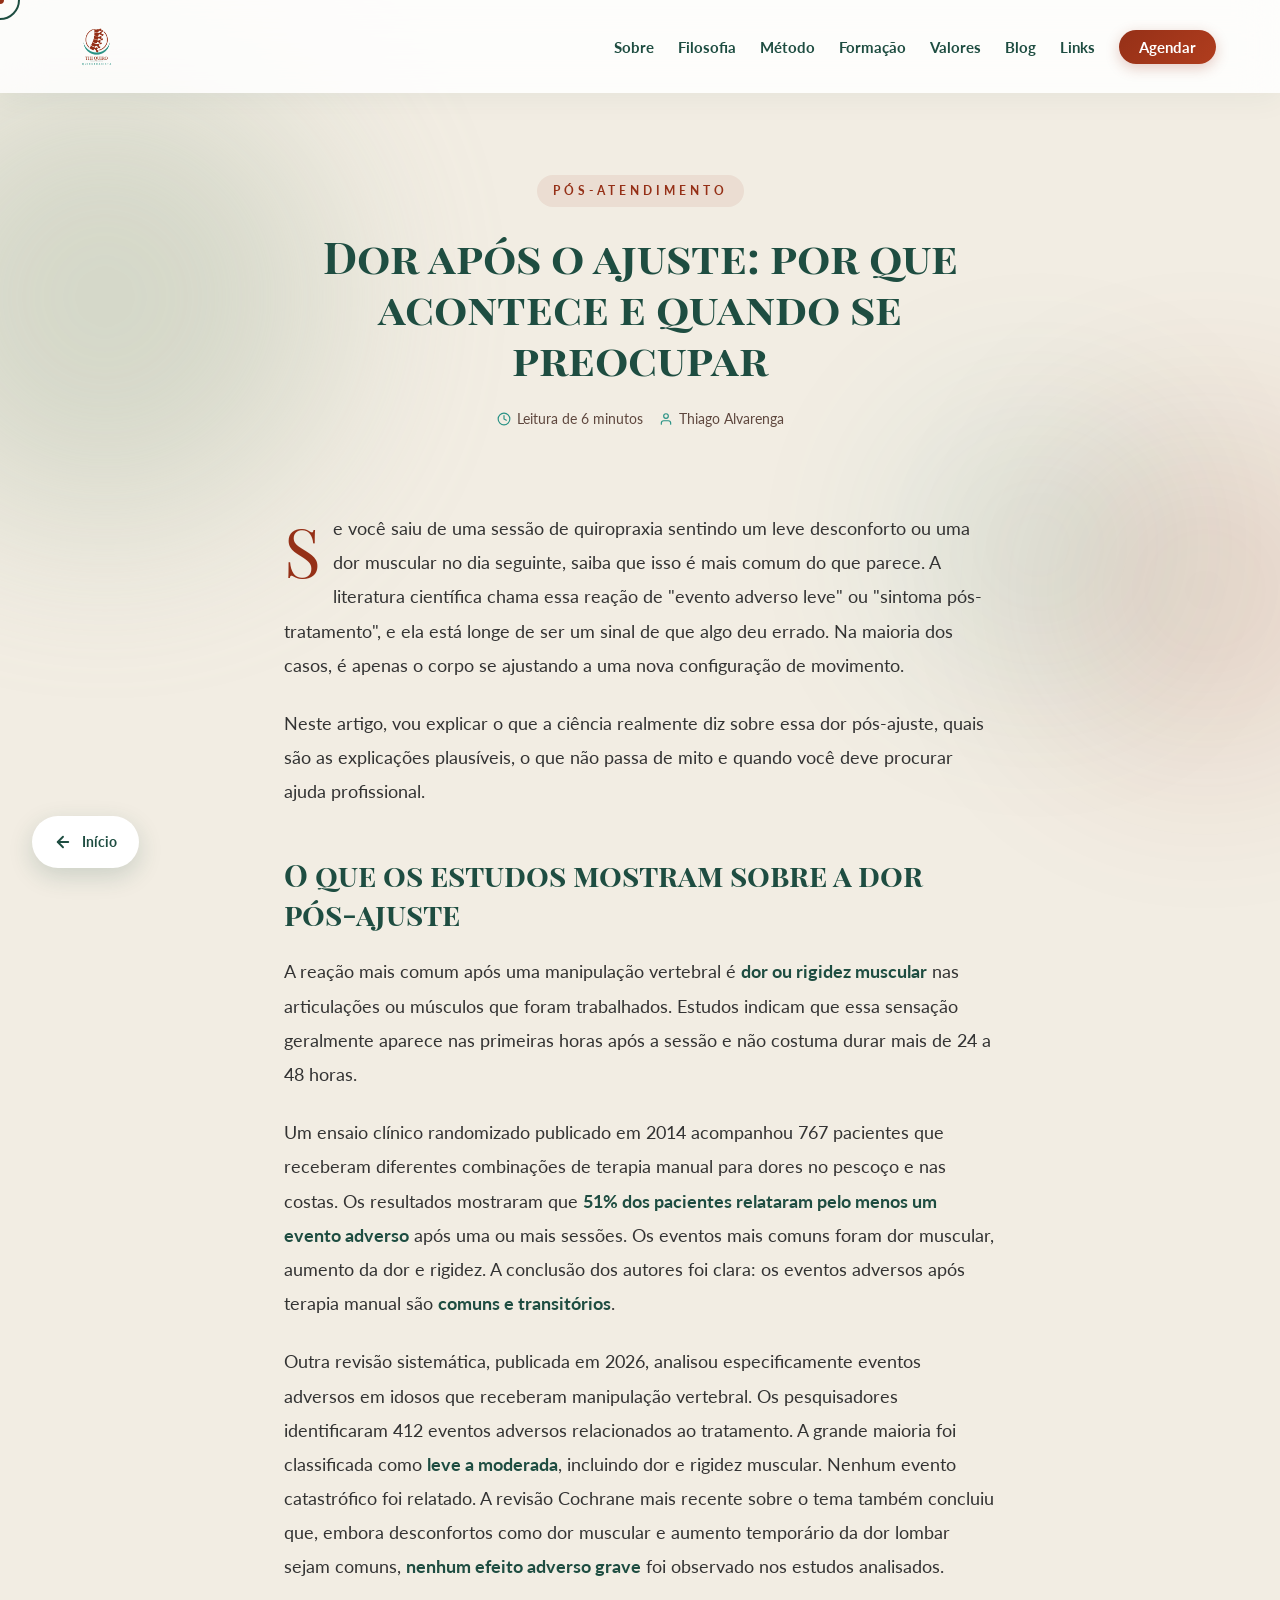
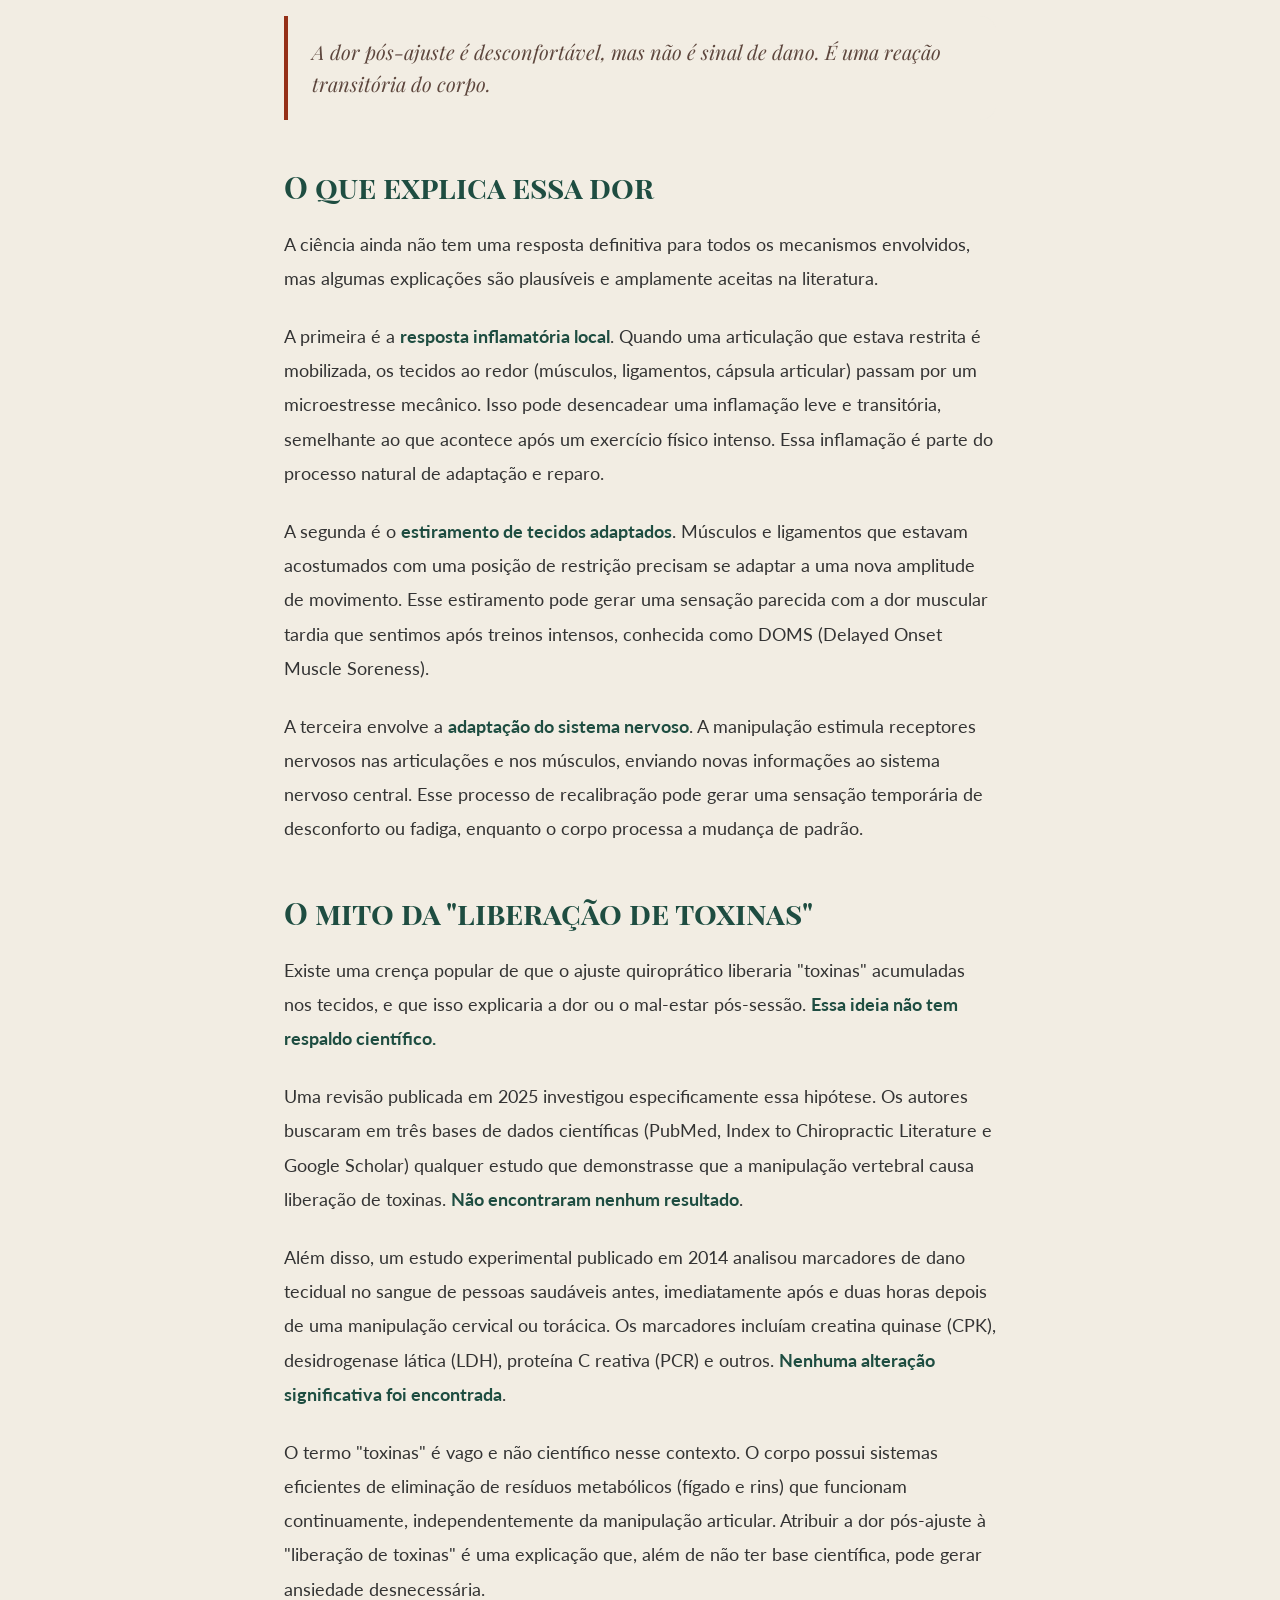
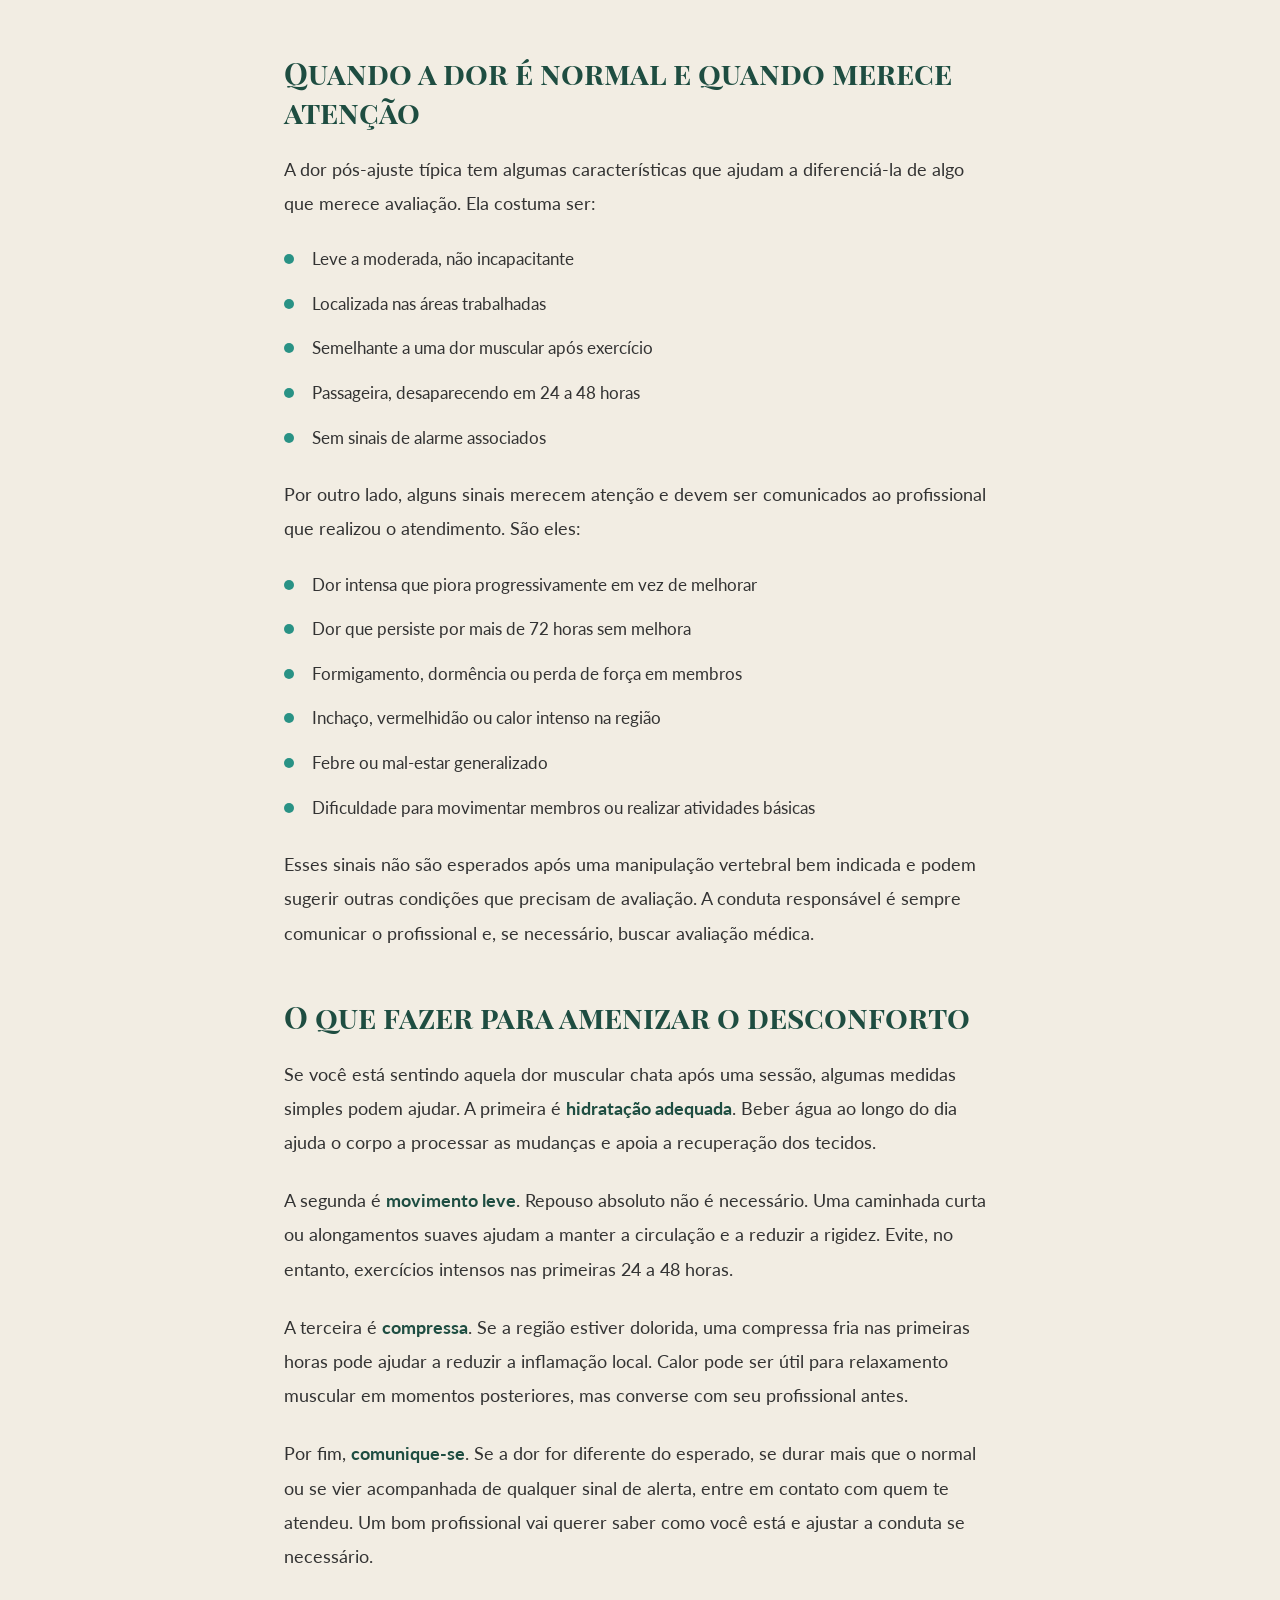
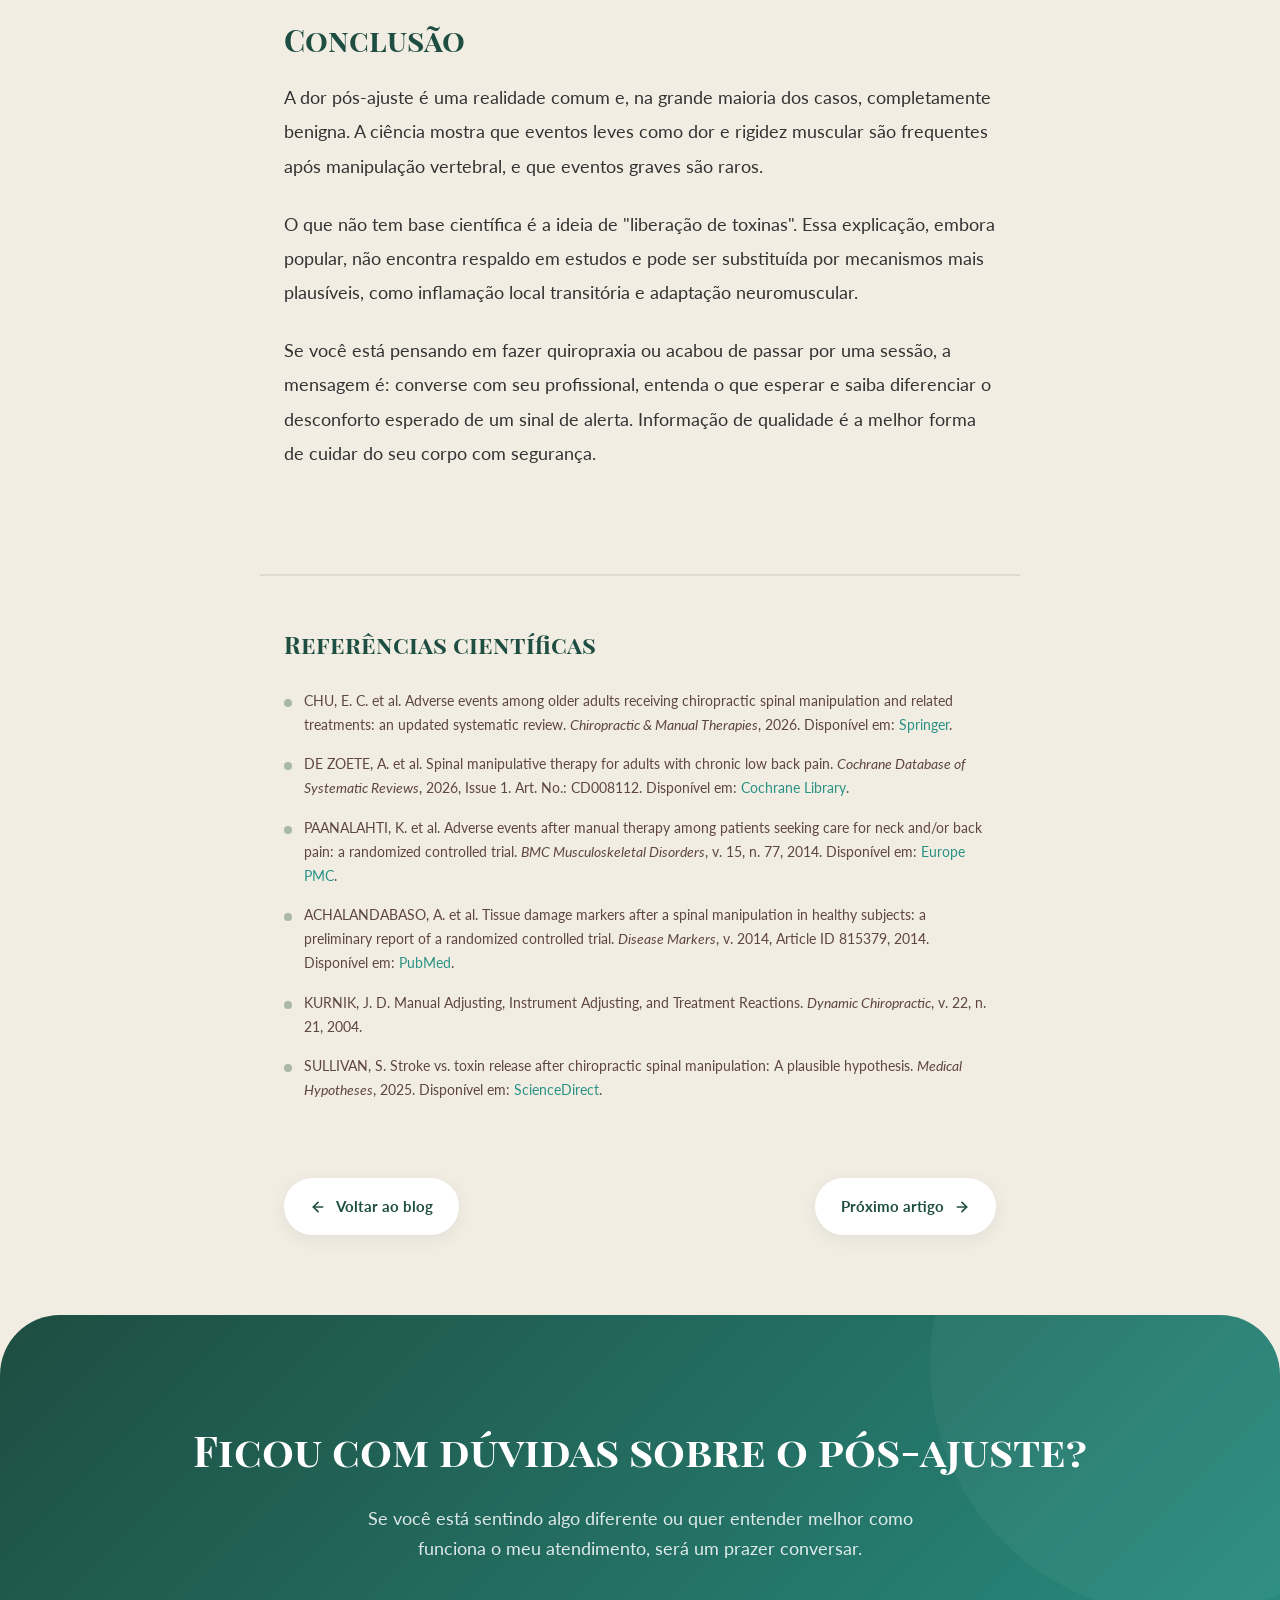
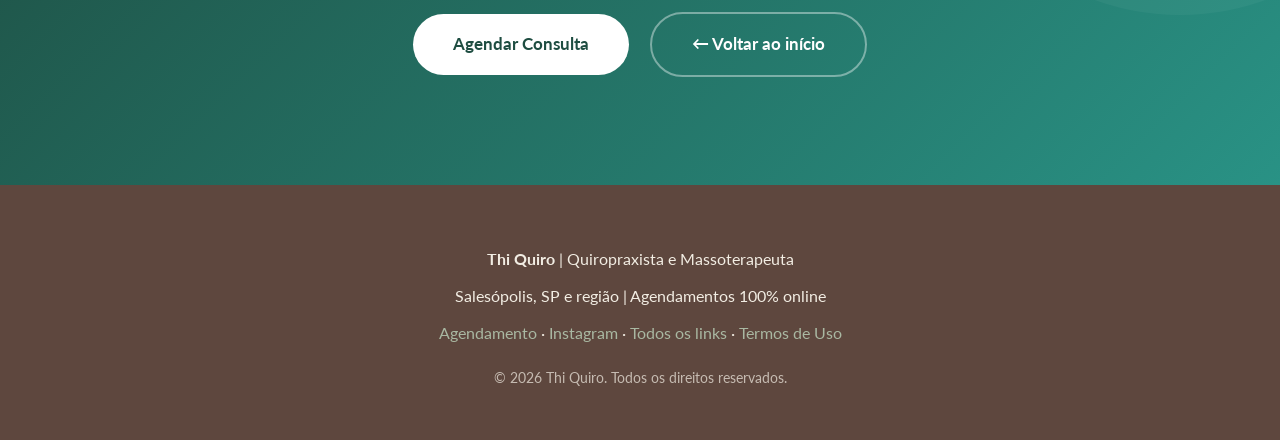
<file: blog-dor-pos-ajuste.html>
<!DOCTYPE html>
<html lang="pt-BR">
<head>
    <meta charset="UTF-8">
    <meta name="viewport" content="width=device-width, initial-scale=1.0">
    <title>Dor após o ajuste: por que acontece e quando se preocupar | Thi Quiro</title>
    <meta name="description" content="Sente dor ou desconforto após uma sessão de quiropraxia? Entenda o que a ciência diz sobre essa reação comum e quando ela merece atenção.">
    <link rel="preconnect" href="https://fonts.googleapis.com">
    <link rel="preconnect" href="https://fonts.gstatic.com" crossorigin>
    <link href="https://fonts.googleapis.com/css2?family=Lato:wght@300;400;700&family=Playfair+Display:ital,wght@0,400;0,700;1,400&family=Playfair+Display+SC:wght@700&display=swap" rel="stylesheet">
    <link rel="icon" href="favicon.ico" sizes="any">
    <link rel="icon" type="image/png" href="favicon-32x32.png" sizes="32x32">
    <link rel="icon" type="image/png" href="favicon-16x16.png" sizes="16x16">
    <link rel="apple-touch-icon" href="apple-touch-icon.png">
    <link rel="stylesheet" href="estilo.css">
    <style>
        .artigo-hero {
            max-width: 800px;
            margin: 0 auto;
            padding: 80px 24px 40px;
            text-align: center;
        }
        .artigo-categoria {
            display: inline-block;
            font-family: var(--fonte-corpo);
            font-size: 12px;
            font-weight: 700;
            color: var(--terracota);
            letter-spacing: 4px;
            text-transform: uppercase;
            background-color: rgba(149, 48, 23, 0.08);
            padding: 6px 16px;
            border-radius: 50px;
            margin-bottom: 24px;
        }
        .artigo-hero h1 {
            font-family: var(--fonte-titulo);
            font-size: 44px;
            color: var(--verde-floresta);
            line-height: 1.15;
            margin-bottom: 24px;
        }
        .artigo-meta {
            font-size: 14px;
            color: var(--marrom-escuro);
            opacity: 0.7;
            display: flex;
            justify-content: center;
            gap: 16px;
            flex-wrap: wrap;
        }
        .artigo-meta span {
            display: inline-flex;
            align-items: center;
            gap: 6px;
        }
        .artigo-meta svg { color: var(--verde-petroleo); }

        .artigo-corpo {
            max-width: 760px;
            margin: 0 auto;
            padding: 40px 24px 80px;
            font-size: 18px;
            line-height: 1.9;
            color: var(--cinza-escuro);
        }
        .artigo-corpo p { margin-bottom: 24px; }
        .artigo-corpo p:first-of-type::first-letter {
            font-family: var(--fonte-titulo);
            font-size: 68px;
            line-height: 0.9;
            color: var(--terracota);
            float: left;
            margin: 8px 12px 0 0;
        }
        .artigo-corpo h2 {
            font-family: var(--fonte-titulo);
            font-size: 30px;
            color: var(--verde-floresta);
            margin: 48px 0 20px;
            line-height: 1.3;
        }
        .artigo-corpo strong { color: var(--verde-floresta); font-weight: 700; }
        .artigo-corpo em { color: var(--marrom-escuro); }

        .artigo-corpo ul {
            list-style: none;
            padding: 0;
            margin: 24px 0;
        }
        .artigo-corpo ul li {
            padding-left: 28px;
            position: relative;
            margin-bottom: 14px;
            font-size: 17px;
            line-height: 1.8;
        }
        .artigo-corpo ul li::before {
            content: '';
            position: absolute;
            left: 0;
            top: 10px;
            width: 10px;
            height: 10px;
            border-radius: 50%;
            background-color: var(--verde-petroleo);
        }

        .artigo-citacao {
            border-left: 4px solid var(--terracota);
            padding: 20px 24px;
            margin: 32px 0;
            background-color: rgba(242, 237, 227, 0.5);
            border-radius: 0 16px 16px 0;
            font-family: var(--fonte-subtitulo);
            font-size: 20px;
            font-style: italic;
            color: var(--marrom-escuro);
            line-height: 1.6;
        }

        .artigo-referencias {
            max-width: 760px;
            margin: 0 auto;
            padding: 48px 24px 60px;
            border-top: 2px solid rgba(30, 77, 65, 0.1);
        }
        .artigo-referencias h2 {
            font-family: var(--fonte-titulo);
            font-size: 24px;
            color: var(--verde-floresta);
            margin-bottom: 24px;
        }
        .artigo-referencias ul { list-style: none; padding: 0; }
        .artigo-referencias li {
            font-size: 14px;
            line-height: 1.7;
            color: var(--marrom-escuro);
            margin-bottom: 16px;
            padding-left: 20px;
            position: relative;
        }
        .artigo-referencias li::before {
            content: '';
            position: absolute;
            left: 0;
            top: 10px;
            width: 8px;
            height: 8px;
            border-radius: 50%;
            background-color: var(--verde-sage);
        }
        .artigo-referencias a {
            color: var(--verde-petroleo);
            text-decoration: none;
            word-break: break-word;
            border-bottom: 1px solid transparent;
            transition: border-color 0.3s;
        }
        .artigo-referencias a:hover { border-bottom-color: var(--verde-petroleo); }

        .artigo-navegacao {
            max-width: 760px;
            margin: 0 auto;
            padding: 0 24px 80px;
            display: flex;
            justify-content: space-between;
            gap: 16px;
            flex-wrap: wrap;
        }
        .artigo-nav-btn {
            display: inline-flex;
            align-items: center;
            gap: 10px;
            padding: 14px 24px;
            background-color: var(--branco);
            color: var(--verde-floresta);
            text-decoration: none;
            border-radius: 50px;
            font-size: 15px;
            font-weight: 700;
            border: 2px solid transparent;
            transition: all 0.4s ease;
            box-shadow: 0 4px 16px rgba(30, 77, 65, 0.08);
        }
        .artigo-nav-btn:hover {
            border-color: var(--verde-floresta);
            transform: translateY(-3px);
            box-shadow: 0 12px 30px rgba(30, 77, 65, 0.15);
        }
        .artigo-nav-btn.proximo { margin-left: auto; }

        @media (max-width: 700px) {
            .artigo-hero h1 { font-size: 30px; }
            .artigo-corpo { font-size: 17px; }
            .artigo-corpo p:first-of-type::first-letter { font-size: 52px; }
            .artigo-corpo h2 { font-size: 24px; margin: 36px 0 16px; }
            .artigo-citacao { font-size: 17px; padding: 16px 20px; }
            .artigo-navegacao { flex-direction: column; }
            .artigo-nav-btn.proximo { margin-left: 0; }
        }
    </style>
</head>
<body>

    <div class="cursor-dot"></div>
    <div class="cursor-ring"></div>
    <div class="blob blob-1"></div>
    <div class="blob blob-2"></div>
    <div class="blob blob-3"></div>

    <header>
        <div class="header-container">
            <a href="index.html" class="logo">
                <img src="logo.png" alt="Thi Quiro - Quiropraxista e Massoterapeuta">
            </a>
            <nav>
                <ul>
                    <li><a href="sobre.html">Sobre</a></li>
                    <li><a href="filosofia.html">Filosofia</a></li>
                    <li><a href="metodo.html">Método</a></li>
                    <li><a href="formacao.html">Formação</a></li>
                    <li><a href="valores.html">Valores</a></li>
                    <li><a href="blog.html">Blog</a></li>
                    <li><a href="links.html">Links</a></li>
                    <li><a href="https://cal.com/thi.quiro" class="nav-agendar" target="_blank" rel="noopener">Agendar</a></li>
                </ul>
            </nav>
        </div>
    </header>

    <article>
        <div class="artigo-hero">
            <span class="artigo-categoria reveal">Pós-Atendimento</span>
            <h1 class="reveal">Dor após o ajuste: por que acontece e quando se preocupar</h1>
            <div class="artigo-meta reveal">
                <span>
                    <svg width="14" height="14" viewBox="0 0 24 24" fill="none" stroke="currentColor" stroke-width="2" stroke-linecap="round" stroke-linejoin="round"><circle cx="12" cy="12" r="10"/><polyline points="12 6 12 12 16 14"/></svg>
                    Leitura de 6 minutos
                </span>
                <span>
                    <svg width="14" height="14" viewBox="0 0 24 24" fill="none" stroke="currentColor" stroke-width="2" stroke-linecap="round" stroke-linejoin="round"><path d="M20 21v-2a4 4 0 0 0-4-4H8a4 4 0 0 0-4 4v2"/><circle cx="12" cy="7" r="4"/></svg>
                    Thiago Alvarenga
                </span>
            </div>
        </div>

        <div class="artigo-corpo">
            <p class="reveal">
                Se você saiu de uma sessão de quiropraxia sentindo um leve desconforto ou uma dor muscular
                no dia seguinte, saiba que isso é mais comum do que parece. A literatura científica chama
                essa reação de "evento adverso leve" ou "sintoma pós-tratamento", e ela está longe de ser
                um sinal de que algo deu errado. Na maioria dos casos, é apenas o corpo se ajustando a
                uma nova configuração de movimento.
            </p>

            <p class="reveal">
                Neste artigo, vou explicar o que a ciência realmente diz sobre essa dor pós-ajuste, quais
                são as explicações plausíveis, o que não passa de mito e quando você deve procurar ajuda
                profissional.
            </p>

            <h2 class="reveal">O que os estudos mostram sobre a dor pós-ajuste</h2>

            <p class="reveal">
                A reação mais comum após uma manipulação vertebral é <strong>dor ou rigidez muscular</strong>
                nas articulações ou músculos que foram trabalhados. Estudos indicam que essa sensação
                geralmente aparece nas primeiras horas após a sessão e não costuma durar mais de 24 a
                48 horas.
            </p>

            <p class="reveal">
                Um ensaio clínico randomizado publicado em 2014 acompanhou 767 pacientes que receberam
                diferentes combinações de terapia manual para dores no pescoço e nas costas. Os resultados
                mostraram que <strong>51% dos pacientes relataram pelo menos um evento adverso</strong>
                após uma ou mais sessões. Os eventos mais comuns foram dor muscular, aumento da dor
                e rigidez. A conclusão dos autores foi clara: os eventos adversos após terapia manual
                são <strong>comuns e transitórios</strong>.
            </p>

            <p class="reveal">
                Outra revisão sistemática, publicada em 2026, analisou especificamente eventos adversos
                em idosos que receberam manipulação vertebral. Os pesquisadores identificaram 412 eventos
                adversos relacionados ao tratamento. A grande maioria foi classificada como
                <strong>leve a moderada</strong>, incluindo dor e rigidez muscular. Nenhum evento
                catastrófico foi relatado. A revisão Cochrane mais recente sobre o tema
                também concluiu que, embora desconfortos como dor muscular e aumento temporário da dor
                lombar sejam comuns, <strong>nenhum efeito adverso grave</strong> foi observado nos
                estudos analisados.
            </p>

            <div class="artigo-citacao reveal">
                A dor pós-ajuste é desconfortável, mas não é sinal de dano. É uma reação transitória do corpo.
            </div>

            <h2 class="reveal">O que explica essa dor</h2>

            <p class="reveal">
                A ciência ainda não tem uma resposta definitiva para todos os mecanismos envolvidos, mas
                algumas explicações são plausíveis e amplamente aceitas na literatura.
            </p>

            <p class="reveal">
                A primeira é a <strong>resposta inflamatória local</strong>. Quando uma articulação que
                estava restrita é mobilizada, os tecidos ao redor (músculos, ligamentos, cápsula articular)
                passam por um microestresse mecânico. Isso pode desencadear uma inflamação leve e
                transitória, semelhante ao que acontece após um exercício físico intenso. Essa inflamação
                é parte do processo natural de adaptação e reparo.
            </p>

            <p class="reveal">
                A segunda é o <strong>estiramento de tecidos adaptados</strong>. Músculos e ligamentos que
                estavam acostumados com uma posição de restrição precisam se adaptar a uma nova amplitude
                de movimento. Esse estiramento pode gerar uma sensação parecida com a dor muscular tardia
                que sentimos após treinos intensos, conhecida como DOMS (Delayed Onset Muscle Soreness).
            </p>

            <p class="reveal">
                A terceira envolve a <strong>adaptação do sistema nervoso</strong>. A manipulação estimula
                receptores nervosos nas articulações e nos músculos, enviando novas informações ao sistema
                nervoso central. Esse processo de recalibração pode gerar uma sensação temporária de
                desconforto ou fadiga, enquanto o corpo processa a mudança de padrão.
            </p>

            <h2 class="reveal">O mito da "liberação de toxinas"</h2>

            <p class="reveal">
                Existe uma crença popular de que o ajuste quiroprático liberaria "toxinas" acumuladas nos
                tecidos, e que isso explicaria a dor ou o mal-estar pós-sessão. <strong>Essa ideia não
                tem respaldo científico.</strong>
            </p>

            <p class="reveal">
                Uma revisão publicada em 2025 investigou especificamente essa hipótese. Os autores
                buscaram em três bases de dados científicas (PubMed, Index to Chiropractic Literature
                e Google Scholar) qualquer estudo que demonstrasse que a manipulação vertebral causa
                liberação de toxinas. <strong>Não encontraram nenhum resultado</strong>.
            </p>

            <p class="reveal">
                Além disso, um estudo experimental publicado em 2014 analisou marcadores de dano
                tecidual no sangue de pessoas saudáveis antes, imediatamente após e duas horas depois
                de uma manipulação cervical ou torácica. Os marcadores incluíam creatina quinase (CPK),
                desidrogenase lática (LDH), proteína C reativa (PCR) e outros. <strong>Nenhuma alteração
                significativa foi encontrada</strong>.
            </p>

            <p class="reveal">
                O termo "toxinas" é vago e não científico nesse contexto. O corpo possui sistemas
                eficientes de eliminação de resíduos metabólicos (fígado e rins) que funcionam
                continuamente, independentemente da manipulação articular. Atribuir a dor pós-ajuste
                à "liberação de toxinas" é uma explicação que, além de não ter base científica, pode
                gerar ansiedade desnecessária.
            </p>

            <h2 class="reveal">Quando a dor é normal e quando merece atenção</h2>

            <p class="reveal">
                A dor pós-ajuste típica tem algumas características que ajudam a diferenciá-la de algo
                que merece avaliação. Ela costuma ser:
            </p>

            <ul>
                <li class="reveal">Leve a moderada, não incapacitante</li>
                <li class="reveal">Localizada nas áreas trabalhadas</li>
                <li class="reveal">Semelhante a uma dor muscular após exercício</li>
                <li class="reveal">Passageira, desaparecendo em 24 a 48 horas</li>
                <li class="reveal">Sem sinais de alarme associados</li>
            </ul>

            <p class="reveal">
                Por outro lado, alguns sinais merecem atenção e devem ser comunicados ao profissional
                que realizou o atendimento. São eles:
            </p>

            <ul>
                <li class="reveal">Dor intensa que piora progressivamente em vez de melhorar</li>
                <li class="reveal">Dor que persiste por mais de 72 horas sem melhora</li>
                <li class="reveal">Formigamento, dormência ou perda de força em membros</li>
                <li class="reveal">Inchaço, vermelhidão ou calor intenso na região</li>
                <li class="reveal">Febre ou mal-estar generalizado</li>
                <li class="reveal">Dificuldade para movimentar membros ou realizar atividades básicas</li>
            </ul>

            <p class="reveal">
                Esses sinais não são esperados após uma manipulação vertebral bem indicada e podem
                sugerir outras condições que precisam de avaliação. A conduta responsável é sempre
                comunicar o profissional e, se necessário, buscar avaliação médica.
            </p>

            <h2 class="reveal">O que fazer para amenizar o desconforto</h2>

            <p class="reveal">
                Se você está sentindo aquela dor muscular chata após uma sessão, algumas medidas simples
                podem ajudar. A primeira é <strong>hidratação adequada</strong>. Beber água ao longo do
                dia ajuda o corpo a processar as mudanças e apoia a recuperação dos tecidos.
            </p>

            <p class="reveal">
                A segunda é <strong>movimento leve</strong>. Repouso absoluto não é necessário. Uma
                caminhada curta ou alongamentos suaves ajudam a manter a circulação e a reduzir a
                rigidez. Evite, no entanto, exercícios intensos nas primeiras 24 a 48 horas.
            </p>

            <p class="reveal">
                A terceira é <strong>compressa</strong>. Se a região estiver dolorida, uma compressa
                fria nas primeiras horas pode ajudar a reduzir a inflamação local. Calor pode ser útil
                para relaxamento muscular em momentos posteriores, mas converse com seu profissional
                antes.
            </p>

            <p class="reveal">
                Por fim, <strong>comunique-se</strong>. Se a dor for diferente do esperado, se durar
                mais que o normal ou se vier acompanhada de qualquer sinal de alerta, entre em contato
                com quem te atendeu. Um bom profissional vai querer saber como você está e ajustar a
                conduta se necessário.
            </p>

            <h2 class="reveal">Conclusão</h2>

            <p class="reveal">
                A dor pós-ajuste é uma realidade comum e, na grande maioria dos casos, completamente
                benigna. A ciência mostra que eventos leves como dor e rigidez muscular são frequentes
                após manipulação vertebral, e que eventos graves são raros.
            </p>

            <p class="reveal">
                O que não tem base científica é a ideia de "liberação de toxinas". Essa explicação,
                embora popular, não encontra respaldo em estudos e pode ser substituída por mecanismos
                mais plausíveis, como inflamação local transitória e adaptação neuromuscular.
            </p>

            <p class="reveal">
                Se você está pensando em fazer quiropraxia ou acabou de passar por uma sessão, a mensagem
                é: converse com seu profissional, entenda o que esperar e saiba diferenciar o desconforto
                esperado de um sinal de alerta. Informação de qualidade é a melhor forma de cuidar do
                seu corpo com segurança.
            </p>
        </div>

        <div class="artigo-referencias">
            <h2 class="reveal">Referências científicas</h2>
            <ul>
                <li class="reveal">
                    CHU, E. C. et al. Adverse events among older adults receiving chiropractic spinal
                    manipulation and related treatments: an updated systematic review.
                    <em>Chiropractic & Manual Therapies</em>, 2026.
                    Disponível em: <a href="https://link.springer.com/article/10.1186/s12998-026-00633-3" target="_blank" rel="noopener">Springer</a>.
                </li>
                <li class="reveal">
                    DE ZOETE, A. et al. Spinal manipulative therapy for adults with chronic low back pain.
                    <em>Cochrane Database of Systematic Reviews</em>, 2026, Issue 1. Art. No.: CD008112.
                    Disponível em: <a href="https://www.cochrane.org/evidence/CD008112" target="_blank" rel="noopener">Cochrane Library</a>.
                </li>
                <li class="reveal">
                    PAANALAHTI, K. et al. Adverse events after manual therapy among patients seeking care
                    for neck and/or back pain: a randomized controlled trial.
                    <em>BMC Musculoskeletal Disorders</em>, v. 15, n. 77, 2014.
                    Disponível em: <a href="https://europepmc.org/article/MED/24618345" target="_blank" rel="noopener">Europe PMC</a>.
                </li>
                <li class="reveal">
                    ACHALANDABASO, A. et al. Tissue damage markers after a spinal manipulation in healthy
                    subjects: a preliminary report of a randomized controlled trial.
                    <em>Disease Markers</em>, v. 2014, Article ID 815379, 2014.
                    Disponível em: <a href="https://pubmed.ncbi.nlm.nih.gov/25609853/" target="_blank" rel="noopener">PubMed</a>.
                </li>
                <li class="reveal">
                    KURNIK, J. D. Manual Adjusting, Instrument Adjusting, and Treatment Reactions.
                    <em>Dynamic Chiropractic</em>, v. 22, n. 21, 2004.
                </li>
                <li class="reveal">
                    SULLIVAN, S. Stroke vs. toxin release after chiropractic spinal manipulation: A plausible
                    hypothesis. <em>Medical Hypotheses</em>, 2025.
                    Disponível em: <a href="https://www.sciencedirect.com/science/article/abs/pii/S0306987725000684" target="_blank" rel="noopener">ScienceDirect</a>.
                </li>
            </ul>
        </div>
    </article>

    <nav class="artigo-navegacao">
        <a href="blog.html" class="artigo-nav-btn">
            <svg width="16" height="16" viewBox="0 0 24 24" fill="none" stroke="currentColor" stroke-width="2.5" stroke-linecap="round" stroke-linejoin="round">
                <line x1="19" y1="12" x2="5" y2="12"/>
                <polyline points="12 19 5 12 12 5"/>
            </svg>
            Voltar ao blog
        </a>
        <a href="blog-quiropraxia-seguranca.html" class="artigo-nav-btn proximo">
            Próximo artigo
            <svg width="16" height="16" viewBox="0 0 24 24" fill="none" stroke="currentColor" stroke-width="2.5" stroke-linecap="round" stroke-linejoin="round">
                <line x1="5" y1="12" x2="19" y2="12"/>
                <polyline points="12 5 19 12 12 19"/>
            </svg>
        </a>
    </nav>

    <section class="cta">
        <h2 class="reveal">Ficou com dúvidas sobre o pós-ajuste?</h2>
        <p class="reveal">
            Se você está sentindo algo diferente ou quer entender melhor como funciona o meu atendimento,
            será um prazer conversar.
        </p>
        <div class="reveal">
            <a href="https://cal.com/thi.quiro" target="_blank" rel="noopener" class="btn btn-claro">Agendar Consulta</a>
            <a href="index.html" class="btn-voltar-cta">← Voltar ao início</a>
        </div>
    </section>

    <footer>
        <p><strong>Thi Quiro</strong> | Quiropraxista e Massoterapeuta</p>
        <p>Salesópolis, SP e região | Agendamentos 100% online</p>
        <p>
            <a href="https://cal.com/thi.quiro" target="_blank" rel="noopener">Agendamento</a> ·
            <a href="https://instagram.com/thi.quiro" target="_blank" rel="noopener">Instagram</a> ·
            <a href="links.html">Todos os links</a> · <a href="termos.html">Termos de Uso</a>
        </p>
        <p style="margin-top: 20px; font-size: 14px; opacity: 0.7;">© 2026 Thi Quiro. Todos os direitos reservados.</p>
    </footer>

    <a href="index.html" class="btn-voltar" aria-label="Voltar ao início">
        <svg width="18" height="18" viewBox="0 0 24 24" fill="none" stroke="currentColor" stroke-width="2.5" stroke-linecap="round" stroke-linejoin="round">
            <line x1="19" y1="12" x2="5" y2="12"/>
            <polyline points="12 19 5 12 12 5"/>
        </svg>
        Início
    </a>

    <script>
        const cursorDot = document.querySelector('.cursor-dot');
        const cursorRing = document.querySelector('.cursor-ring');
        const pointerFine = window.matchMedia('(pointer: fine)').matches;
        if (pointerFine) {
            document.addEventListener('mousemove', (e) => {
                cursorDot.style.transform = `translate(${e.clientX}px, ${e.clientY}px) translate(-50%, -50%)`;
                cursorRing.style.transform = `translate(${e.clientX}px, ${e.clientY}px) translate(-50%, -50%)`;
            });
            document.querySelectorAll('a, button').forEach(el => {
                el.addEventListener('mouseenter', () => cursorRing.classList.add('hover'));
                el.addEventListener('mouseleave', () => cursorRing.classList.remove('hover'));
            });
        }
        const revealElements = document.querySelectorAll('.reveal');
        const revealObserver = new IntersectionObserver((entries) => {
            entries.forEach((entry, index) => {
                if (entry.isIntersecting) {
                    setTimeout(() => entry.target.classList.add('visible'), index * 60);
                    revealObserver.unobserve(entry.target);
                }
            });
        }, { threshold: 0.12, rootMargin: '0px 0px -60px 0px' });
        revealElements.forEach(el => revealObserver.observe(el));
    </script>

</body>
</html>
</file>
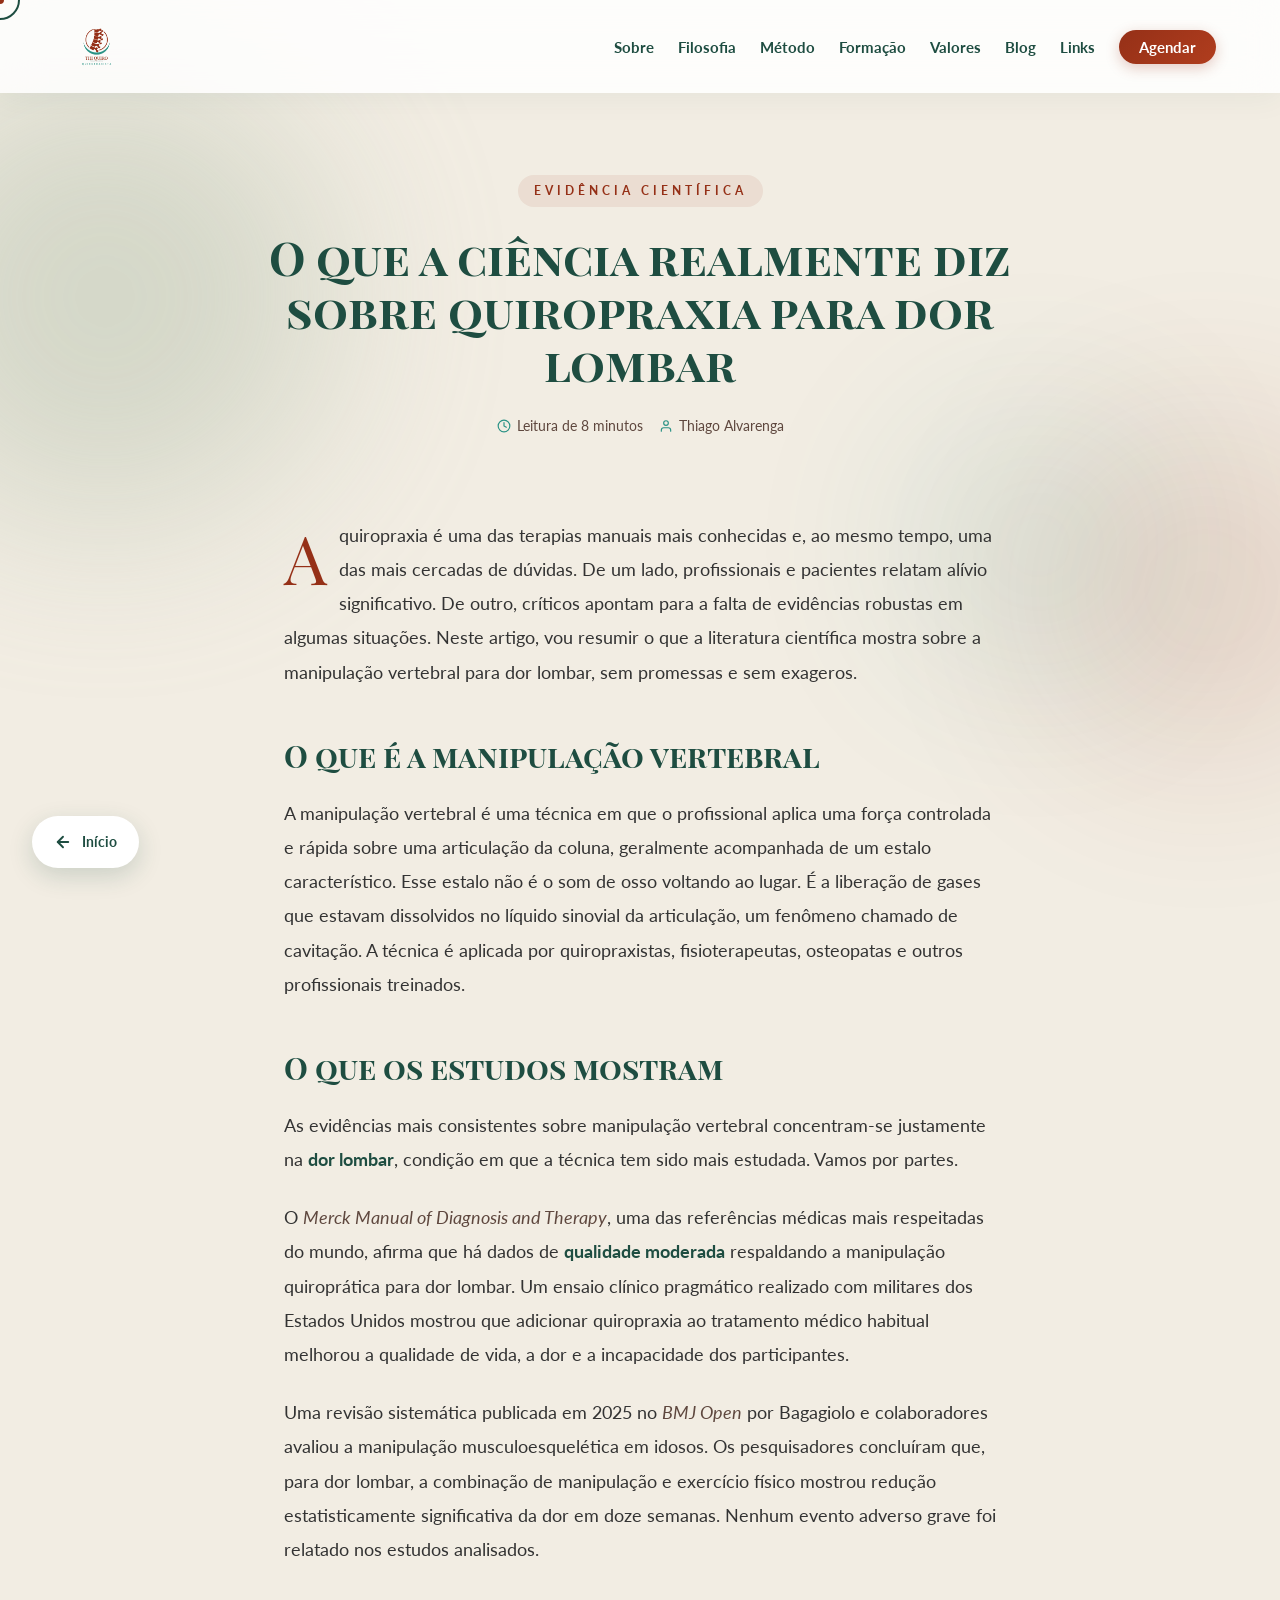
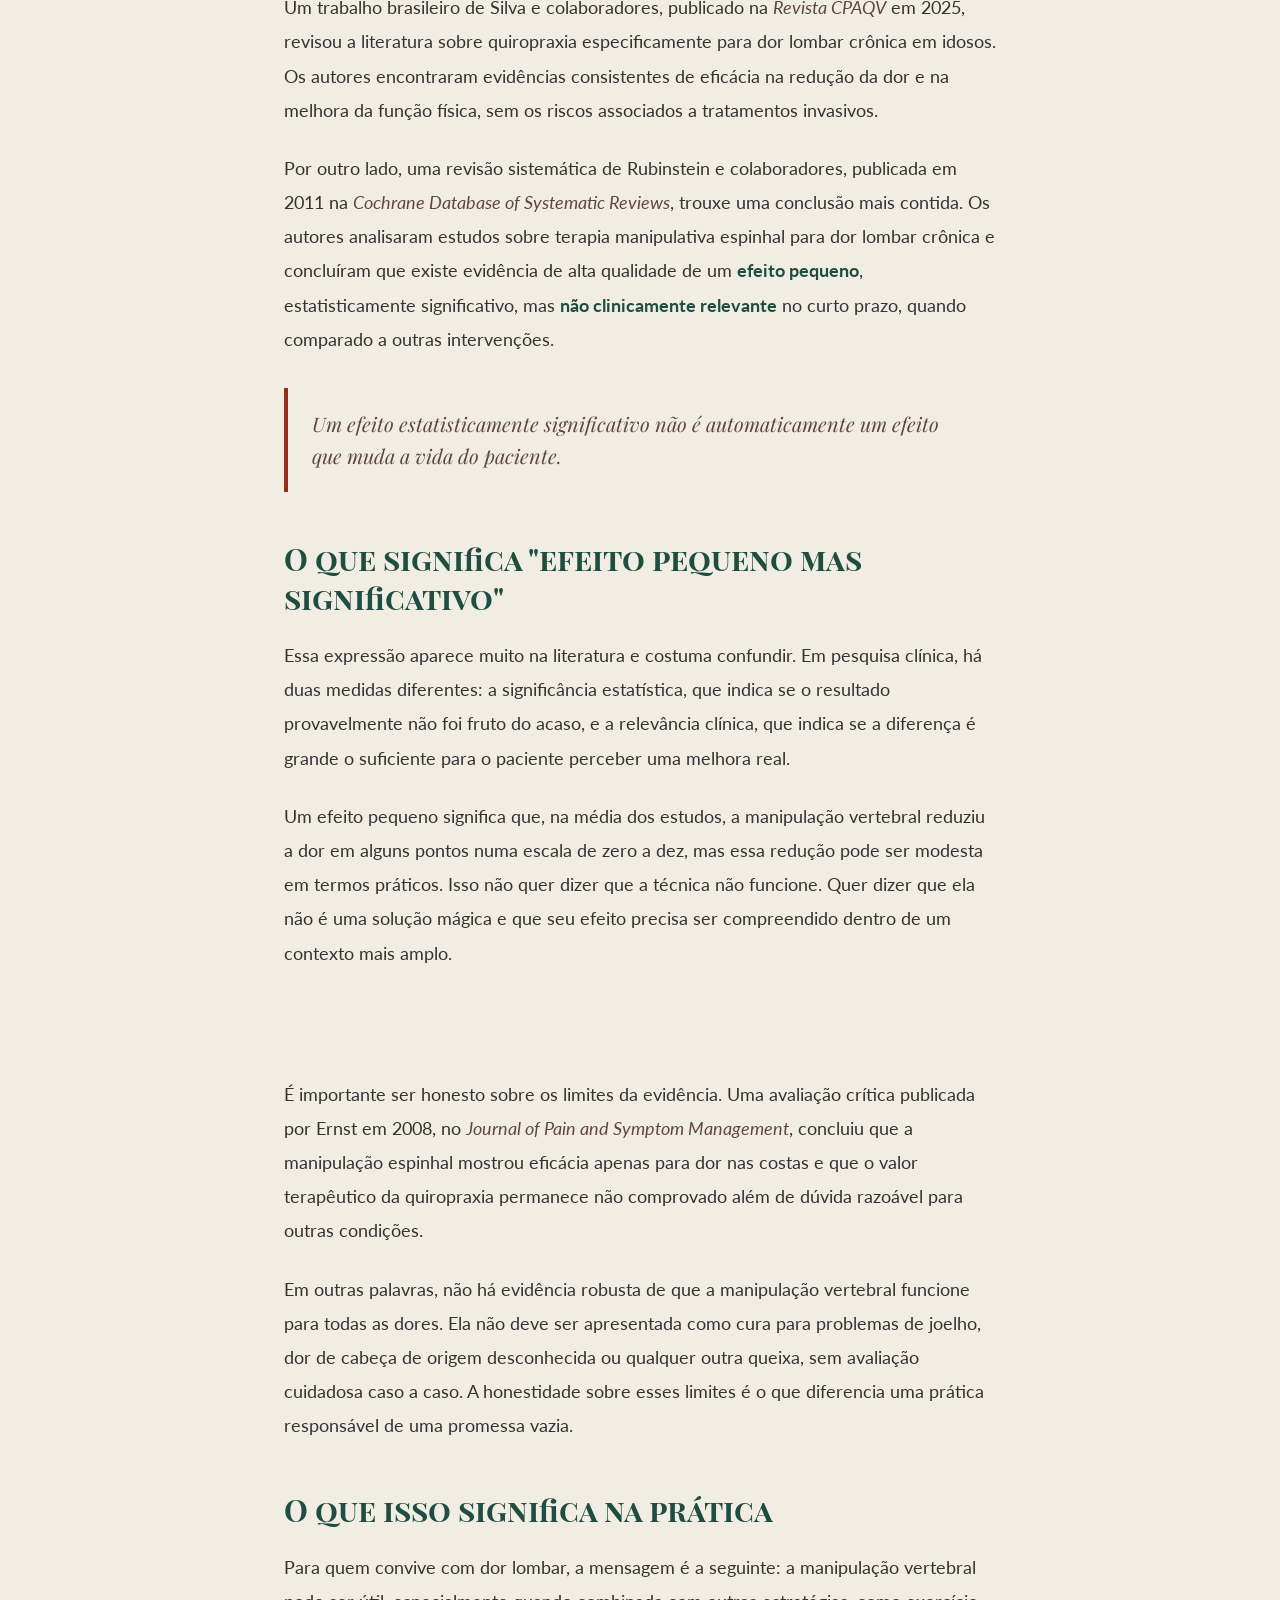
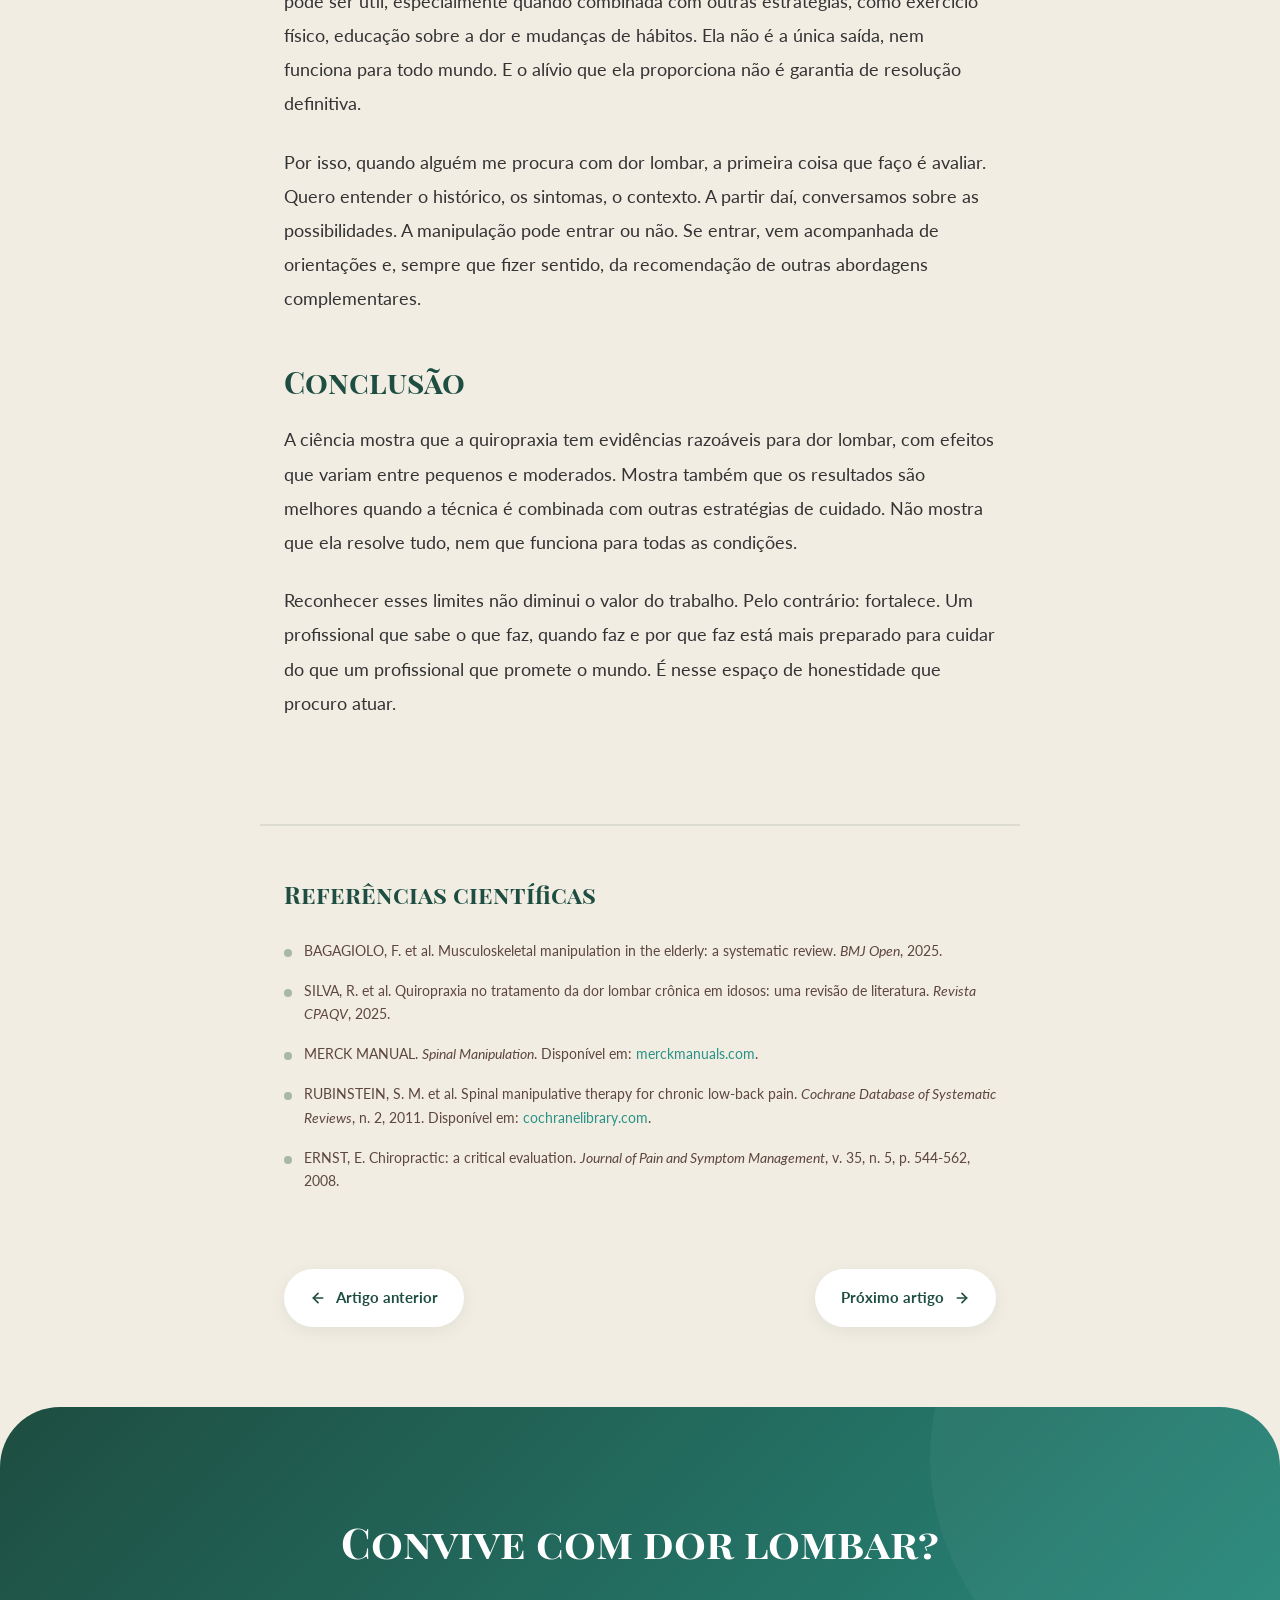
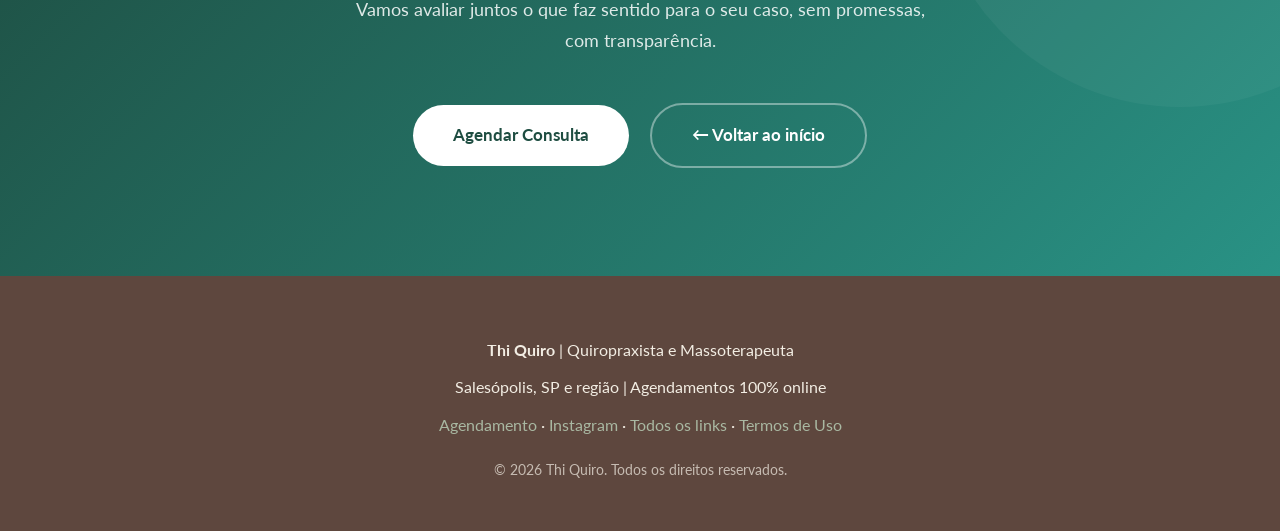
<file: blog-quiropraxia-dor-lombar.html>
<!DOCTYPE html>
<html lang="pt-BR">
<head>
    <meta charset="UTF-8">
    <meta name="viewport" content="width=device-width, initial-scale=1.0">
    <title>O que a ciência diz sobre quiropraxia para dor lombar | Thi Quiro</title>
    <meta name="description" content="Análise honesta das evidências científicas sobre manipulação vertebral para dor lombar.">
    <link rel="preconnect" href="https://fonts.googleapis.com">
    <link rel="preconnect" href="https://fonts.gstatic.com" crossorigin>
    <link href="https://fonts.googleapis.com/css2?family=Lato:wght@300;400;700&family=Playfair+Display:ital,wght@0,400;0,700;1,400&family=Playfair+Display+SC:wght@700&display=swap" rel="stylesheet">
    <link rel="icon" href="favicon.ico" sizes="any">
    <link rel="icon" type="image/png" href="favicon-32x32.png" sizes="32x32">
    <link rel="icon" type="image/png" href="favicon-16x16.png" sizes="16x16">
    <link rel="apple-touch-icon" href="apple-touch-icon.png">
    <link rel="stylesheet" href="estilo.css">
    <style>
        .artigo-hero {
            max-width: 800px;
            margin: 0 auto;
            padding: 80px 24px 40px;
            text-align: center;
        }
        .artigo-categoria {
            display: inline-block;
            font-family: var(--fonte-corpo);
            font-size: 12px;
            font-weight: 700;
            color: var(--terracota);
            letter-spacing: 4px;
            text-transform: uppercase;
            background-color: rgba(149, 48, 23, 0.08);
            padding: 6px 16px;
            border-radius: 50px;
            margin-bottom: 24px;
        }
        .artigo-hero h1 {
            font-family: var(--fonte-titulo);
            font-size: 46px;
            color: var(--verde-floresta);
            line-height: 1.15;
            margin-bottom: 24px;
        }
        .artigo-meta {
            font-size: 14px;
            color: var(--marrom-escuro);
            opacity: 0.7;
            display: flex;
            justify-content: center;
            gap: 16px;
            flex-wrap: wrap;
        }
        .artigo-meta span {
            display: inline-flex;
            align-items: center;
            gap: 6px;
        }
        .artigo-meta svg { color: var(--verde-petroleo); }

        .artigo-corpo {
            max-width: 760px;
            margin: 0 auto;
            padding: 40px 24px 80px;
            font-size: 18px;
            line-height: 1.9;
            color: var(--cinza-escuro);
        }
        .artigo-corpo p { margin-bottom: 24px; }
        .artigo-corpo p:first-of-type::first-letter {
            font-family: var(--fonte-titulo);
            font-size: 68px;
            line-height: 0.9;
            color: var(--terracota);
            float: left;
            margin: 8px 12px 0 0;
        }
        .artigo-corpo h2 {
            font-family: var(--fonte-titulo);
            font-size: 30px;
            color: var(--verde-floresta);
            margin: 48px 0 20px;
            line-height: 1.3;
        }
        .artigo-corpo strong { color: var(--verde-floresta); font-weight: 700; }
        .artigo-corpo em { color: var(--marrom-escuro); }

        .artigo-citacao {
            border-left: 4px solid var(--terracota);
            padding: 20px 24px;
            margin: 32px 0;
            background-color: rgba(242, 237, 227, 0.5);
            border-radius: 0 16px 16px 0;
            font-family: var(--fonte-subtitulo);
            font-size: 20px;
            font-style: italic;
            color: var(--marrom-escuro);
            line-height: 1.6;
        }

        .artigo-referencias {
            max-width: 760px;
            margin: 0 auto;
            padding: 48px 24px 60px;
            border-top: 2px solid rgba(30, 77, 65, 0.1);
        }
        .artigo-referencias h2 {
            font-family: var(--fonte-titulo);
            font-size: 24px;
            color: var(--verde-floresta);
            margin-bottom: 24px;
        }
        .artigo-referencias ul { list-style: none; padding: 0; }
        .artigo-referencias li {
            font-size: 14px;
            line-height: 1.7;
            color: var(--marrom-escuro);
            margin-bottom: 16px;
            padding-left: 20px;
            position: relative;
        }
        .artigo-referencias li::before {
            content: '';
            position: absolute;
            left: 0;
            top: 10px;
            width: 8px;
            height: 8px;
            border-radius: 50%;
            background-color: var(--verde-sage);
        }
        .artigo-referencias a {
            color: var(--verde-petroleo);
            text-decoration: none;
            word-break: break-word;
            border-bottom: 1px solid transparent;
            transition: border-color 0.3s;
        }
        .artigo-referencias a:hover { border-bottom-color: var(--verde-petroleo); }

        .artigo-navegacao {
            max-width: 760px;
            margin: 0 auto;
            padding: 0 24px 80px;
            display: flex;
            justify-content: space-between;
            gap: 16px;
            flex-wrap: wrap;
        }
        .artigo-nav-btn {
            display: inline-flex;
            align-items: center;
            gap: 10px;
            padding: 14px 24px;
            background-color: var(--branco);
            color: var(--verde-floresta);
            text-decoration: none;
            border-radius: 50px;
            font-size: 15px;
            font-weight: 700;
            border: 2px solid transparent;
            transition: all 0.4s ease;
            box-shadow: 0 4px 16px rgba(30, 77, 65, 0.08);
        }
        .artigo-nav-btn:hover {
            border-color: var(--verde-floresta);
            transform: translateY(-3px);
            box-shadow: 0 12px 30px rgba(30, 77, 65, 0.15);
        }
        .artigo-nav-btn.proximo { margin-left: auto; }

        @media (max-width: 700px) {
            .artigo-hero h1 { font-size: 30px; }
            .artigo-corpo { font-size: 17px; }
            .artigo-corpo p:first-of-type::first-letter { font-size: 52px; }
            .artigo-corpo h2 { font-size: 24px; margin: 36px 0 16px; }
            .artigo-citacao { font-size: 17px; padding: 16px 20px; }
            .artigo-navegacao { flex-direction: column; }
            .artigo-nav-btn.proximo { margin-left: 0; }
        }
    </style>
</head>
<body>

    <div class="cursor-dot"></div>
    <div class="cursor-ring"></div>
    <div class="blob blob-1"></div>
    <div class="blob blob-2"></div>
    <div class="blob blob-3"></div>

    <header>
        <div class="header-container">
            <a href="index.html" class="logo">
                <img src="logo.png" alt="Thi Quiro - Quiropraxista e Massoterapeuta">
            </a>
            <nav>
                <ul>
                    <li><a href="sobre.html">Sobre</a></li>
                    <li><a href="filosofia.html">Filosofia</a></li>
                    <li><a href="metodo.html">Método</a></li>
                    <li><a href="formacao.html">Formação</a></li>
                    <li><a href="valores.html">Valores</a></li>
                    <li><a href="blog.html">Blog</a></li>
                    <li><a href="links.html">Links</a></li>
                    <li><a href="https://cal.com/thi.quiro" class="nav-agendar" target="_blank" rel="noopener">Agendar</a></li>
                </ul>
            </nav>
        </div>
    </header>

    <article>
        <div class="artigo-hero">
            <span class="artigo-categoria reveal">Evidência Científica</span>
            <h1 class="reveal">O que a ciência realmente diz sobre quiropraxia para dor lombar</h1>
            <div class="artigo-meta reveal">
                <span>
                    <svg width="14" height="14" viewBox="0 0 24 24" fill="none" stroke="currentColor" stroke-width="2" stroke-linecap="round" stroke-linejoin="round"><circle cx="12" cy="12" r="10"/><polyline points="12 6 12 12 16 14"/></svg>
                    Leitura de 8 minutos
                </span>
                <span>
                    <svg width="14" height="14" viewBox="0 0 24 24" fill="none" stroke="currentColor" stroke-width="2" stroke-linecap="round" stroke-linejoin="round"><path d="M20 21v-2a4 4 0 0 0-4-4H8a4 4 0 0 0-4 4v2"/><circle cx="12" cy="7" r="4"/></svg>
                    Thiago Alvarenga
                </span>
            </div>
        </div>

        <div class="artigo-corpo">
            <p class="reveal">
                A quiropraxia é uma das terapias manuais mais conhecidas e, ao mesmo tempo, uma das mais
                cercadas de dúvidas. De um lado, profissionais e pacientes relatam alívio significativo.
                De outro, críticos apontam para a falta de evidências robustas em algumas situações.
                Neste artigo, vou resumir o que a literatura científica mostra sobre a manipulação vertebral
                para dor lombar, sem promessas e sem exageros.
            </p>

            <h2 class="reveal">O que é a manipulação vertebral</h2>

            <p class="reveal">
                A manipulação vertebral é uma técnica em que o profissional aplica uma força controlada
                e rápida sobre uma articulação da coluna, geralmente acompanhada de um estalo característico.
                Esse estalo não é o som de osso voltando ao lugar. É a liberação de gases que estavam
                dissolvidos no líquido sinovial da articulação, um fenômeno chamado de cavitação. A técnica
                é aplicada por quiropraxistas, fisioterapeutas, osteopatas e outros profissionais treinados.
            </p>

            <h2 class="reveal">O que os estudos mostram</h2>

            <p class="reveal">
                As evidências mais consistentes sobre manipulação vertebral concentram-se justamente na
                <strong>dor lombar</strong>, condição em que a técnica tem sido mais estudada. Vamos por partes.
            </p>

            <p class="reveal">
                O <em>Merck Manual of Diagnosis and Therapy</em>, uma das referências médicas mais respeitadas
                do mundo, afirma que há dados de <strong>qualidade moderada</strong> respaldando a manipulação
                quiroprática para dor lombar. Um ensaio clínico pragmático realizado com militares dos Estados
                Unidos mostrou que adicionar quiropraxia ao tratamento médico habitual melhorou a qualidade
                de vida, a dor e a incapacidade dos participantes.
            </p>

            <p class="reveal">
                Uma revisão sistemática publicada em 2025 no <em>BMJ Open</em> por Bagagiolo e colaboradores
                avaliou a manipulação musculoesquelética em idosos. Os pesquisadores concluíram que, para
                dor lombar, a combinação de manipulação e exercício físico mostrou redução estatisticamente
                significativa da dor em doze semanas. Nenhum evento adverso grave foi relatado nos estudos
                analisados.
            </p>

            <p class="reveal">
                Um trabalho brasileiro de Silva e colaboradores, publicado na <em>Revista CPAQV</em> em 2025,
                revisou a literatura sobre quiropraxia especificamente para dor lombar crônica em idosos.
                Os autores encontraram evidências consistentes de eficácia na redução da dor e na melhora
                da função física, sem os riscos associados a tratamentos invasivos.
            </p>

            <p class="reveal">
                Por outro lado, uma revisão sistemática de Rubinstein e colaboradores, publicada em 2011 na
                <em>Cochrane Database of Systematic Reviews</em>, trouxe uma conclusão mais contida. Os autores
                analisaram estudos sobre terapia manipulativa espinhal para dor lombar crônica e concluíram
                que existe evidência de alta qualidade de um <strong>efeito pequeno</strong>, estatisticamente
                significativo, mas <strong>não clinicamente relevante</strong> no curto prazo, quando comparado
                a outras intervenções.
            </p>

            <div class="artigo-citacao reveal">
                Um efeito estatisticamente significativo não é automaticamente um efeito que muda a vida do paciente.
            </div>

            <h2 class="reveal">O que significa "efeito pequeno mas significativo"</h2>

            <p class="reveal">
                Essa expressão aparece muito na literatura e costuma confundir. Em pesquisa clínica, há duas
                medidas diferentes: a significância estatística, que indica se o resultado provavelmente não
                foi fruto do acaso, e a relevância clínica, que indica se a diferença é grande o suficiente
                para o paciente perceber uma melhora real.
            </p>

            <p class="reveal">
                Um efeito pequeno significa que, na média dos estudos, a manipulação vertebral reduziu a dor
                em alguns pontos numa escala de zero a dez, mas essa redução pode ser modesta em termos
                práticos. Isso não quer dizer que a técnica não funcione. Quer dizer que ela não é uma
                solução mágica e que seu efeito precisa ser compreendido dentro de um contexto mais amplo.
            </p>

            <h2 class="reveal">O que os estudos não mostram</h2>

            <p class="reveal">
                É importante ser honesto sobre os limites da evidência. Uma avaliação crítica publicada por
                Ernst em 2008, no <em>Journal of Pain and Symptom Management</em>, concluiu que a manipulação
                espinhal mostrou eficácia apenas para dor nas costas e que o valor terapêutico da quiropraxia
                permanece não comprovado além de dúvida razoável para outras condições.
            </p>

            <p class="reveal">
                Em outras palavras, não há evidência robusta de que a manipulação vertebral funcione para
                todas as dores. Ela não deve ser apresentada como cura para problemas de joelho, dor de cabeça
                de origem desconhecida ou qualquer outra queixa, sem avaliação cuidadosa caso a caso. A
                honestidade sobre esses limites é o que diferencia uma prática responsável de uma promessa vazia.
            </p>

            <h2 class="reveal">O que isso significa na prática</h2>

            <p class="reveal">
                Para quem convive com dor lombar, a mensagem é a seguinte: a manipulação vertebral pode ser
                útil, especialmente quando combinada com outras estratégias, como exercício físico, educação
                sobre a dor e mudanças de hábitos. Ela não é a única saída, nem funciona para todo mundo.
                E o alívio que ela proporciona não é garantia de resolução definitiva.
            </p>

            <p class="reveal">
                Por isso, quando alguém me procura com dor lombar, a primeira coisa que faço é avaliar.
                Quero entender o histórico, os sintomas, o contexto. A partir daí, conversamos sobre as
                possibilidades. A manipulação pode entrar ou não. Se entrar, vem acompanhada de orientações
                e, sempre que fizer sentido, da recomendação de outras abordagens complementares.
            </p>

            <h2 class="reveal">Conclusão</h2>

            <p class="reveal">
                A ciência mostra que a quiropraxia tem evidências razoáveis para dor lombar, com efeitos
                que variam entre pequenos e moderados. Mostra também que os resultados são melhores quando
                a técnica é combinada com outras estratégias de cuidado. Não mostra que ela resolve tudo,
                nem que funciona para todas as condições.
            </p>

            <p class="reveal">
                Reconhecer esses limites não diminui o valor do trabalho. Pelo contrário: fortalece. Um
                profissional que sabe o que faz, quando faz e por que faz está mais preparado para cuidar
                do que um profissional que promete o mundo. É nesse espaço de honestidade que procuro atuar.
            </p>
        </div>

        <div class="artigo-referencias">
            <h2 class="reveal">Referências científicas</h2>
            <ul>
                <li class="reveal">
                    BAGAGIOLO, F. et al. Musculoskeletal manipulation in the elderly: a systematic review.
                    <em>BMJ Open</em>, 2025.
                </li>
                <li class="reveal">
                    SILVA, R. et al. Quiropraxia no tratamento da dor lombar crônica em idosos: uma revisão
                    de literatura. <em>Revista CPAQV</em>, 2025.
                </li>
                <li class="reveal">
                    MERCK MANUAL. <em>Spinal Manipulation</em>. Disponível em:
                    <a href="https://www.merckmanuals.com" target="_blank" rel="noopener">merckmanuals.com</a>.
                </li>
                <li class="reveal">
                    RUBINSTEIN, S. M. et al. Spinal manipulative therapy for chronic low-back pain.
                    <em>Cochrane Database of Systematic Reviews</em>, n. 2, 2011.
                    Disponível em: <a href="https://www.cochranelibrary.com" target="_blank" rel="noopener">cochranelibrary.com</a>.
                </li>
                <li class="reveal">
                    ERNST, E. Chiropractic: a critical evaluation. <em>Journal of Pain and Symptom Management</em>,
                    v. 35, n. 5, p. 544-562, 2008.
                </li>
            </ul>
        </div>
    </article>

    <nav class="artigo-navegacao">
        <a href="blog-dor-nao-e-simples.html" class="artigo-nav-btn">
            <svg width="16" height="16" viewBox="0 0 24 24" fill="none" stroke="currentColor" stroke-width="2.5" stroke-linecap="round" stroke-linejoin="round">
                <line x1="19" y1="12" x2="5" y2="12"/>
                <polyline points="12 19 5 12 12 5"/>
            </svg>
            Artigo anterior
        </a>
        <a href="blog-quiropraxia-seguranca.html" class="artigo-nav-btn proximo">
            Próximo artigo
            <svg width="16" height="16" viewBox="0 0 24 24" fill="none" stroke="currentColor" stroke-width="2.5" stroke-linecap="round" stroke-linejoin="round">
                <line x1="5" y1="12" x2="19" y2="12"/>
                <polyline points="12 5 19 12 12 19"/>
            </svg>
        </a>
    </nav>

    <section class="cta">
        <h2 class="reveal">Convive com dor lombar?</h2>
        <p class="reveal">
            Vamos avaliar juntos o que faz sentido para o seu caso, sem promessas, com transparência.
        </p>
        <div class="reveal">
            <a href="https://cal.com/thi.quiro" target="_blank" rel="noopener" class="btn btn-claro">Agendar Consulta</a>
            <a href="index.html" class="btn-voltar-cta">← Voltar ao início</a>
        </div>
    </section>

    <footer>
        <p><strong>Thi Quiro</strong> | Quiropraxista e Massoterapeuta</p>
        <p>Salesópolis, SP e região | Agendamentos 100% online</p>
        <p>
            <a href="https://cal.com/thi.quiro" target="_blank" rel="noopener">Agendamento</a> ·
            <a href="https://instagram.com/thi.quiro" target="_blank" rel="noopener">Instagram</a> ·
            <a href="links.html">Todos os links</a> · <a href="termos.html">Termos de Uso</a>
        </p>
        <p style="margin-top: 20px; font-size: 14px; opacity: 0.7;">© 2026 Thi Quiro. Todos os direitos reservados.</p>
    </footer>

    <a href="index.html" class="btn-voltar" aria-label="Voltar ao início">
        <svg width="18" height="18" viewBox="0 0 24 24" fill="none" stroke="currentColor" stroke-width="2.5" stroke-linecap="round" stroke-linejoin="round">
            <line x1="19" y1="12" x2="5" y2="12"/>
            <polyline points="12 19 5 12 12 5"/>
        </svg>
        Início
    </a>

    <script>
        const cursorDot = document.querySelector('.cursor-dot');
        const cursorRing = document.querySelector('.cursor-ring');
        const pointerFine = window.matchMedia('(pointer: fine)').matches;
        if (pointerFine) {
            document.addEventListener('mousemove', (e) => {
                cursorDot.style.transform = `translate(${e.clientX}px, ${e.clientY}px) translate(-50%, -50%)`;
                cursorRing.style.transform = `translate(${e.clientX}px, ${e.clientY}px) translate(-50%, -50%)`;
            });
            document.querySelectorAll('a, button').forEach(el => {
                el.addEventListener('mouseenter', () => cursorRing.classList.add('hover'));
                el.addEventListener('mouseleave', () => cursorRing.classList.remove('hover'));
            });
        }
        const revealElements = document.querySelectorAll('.reveal');
        const revealObserver = new IntersectionObserver((entries) => {
            entries.forEach((entry, index) => {
                if (entry.isIntersecting) {
                    setTimeout(() => entry.target.classList.add('visible'), index * 60);
                    revealObserver.unobserve(entry.target);
                }
            });
        }, { threshold: 0.12, rootMargin: '0px 0px -60px 0px' });
        revealElements.forEach(el => revealObserver.observe(el));
    </script>

</body>
</html>
</file>
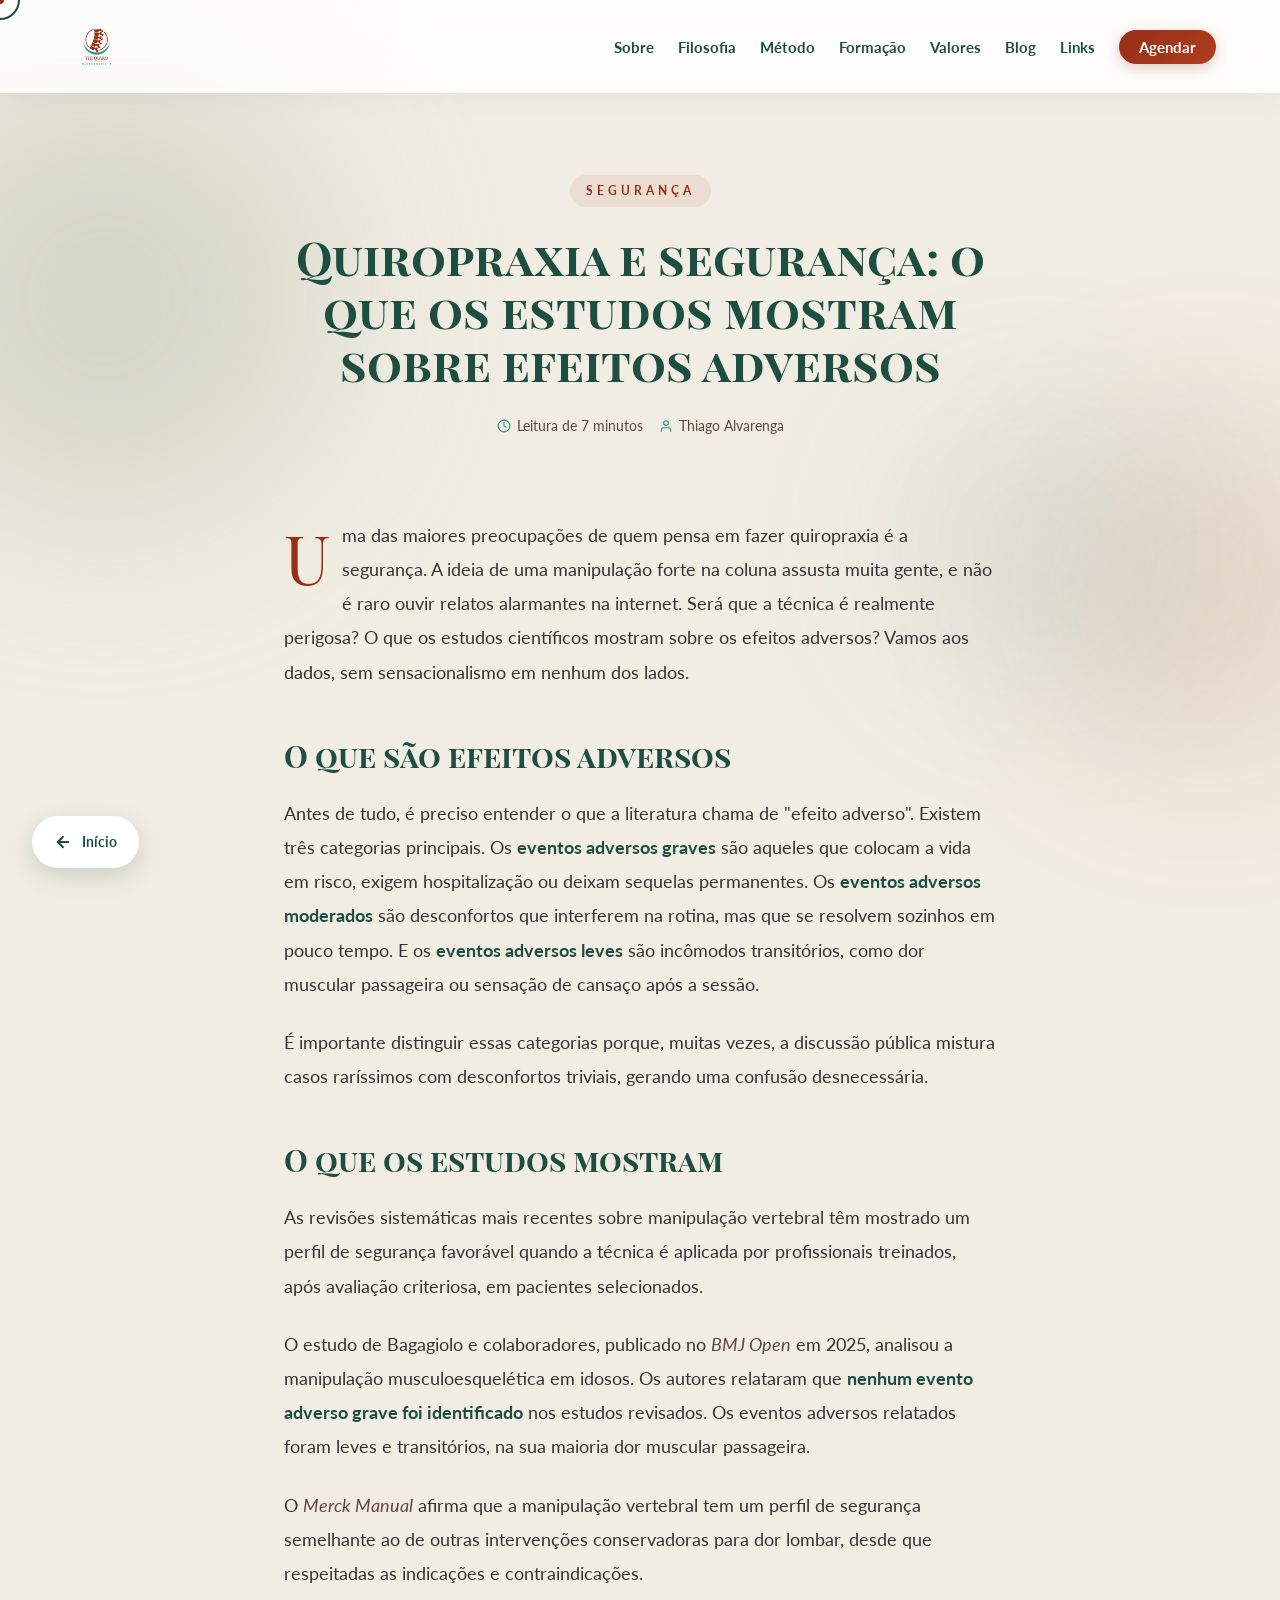
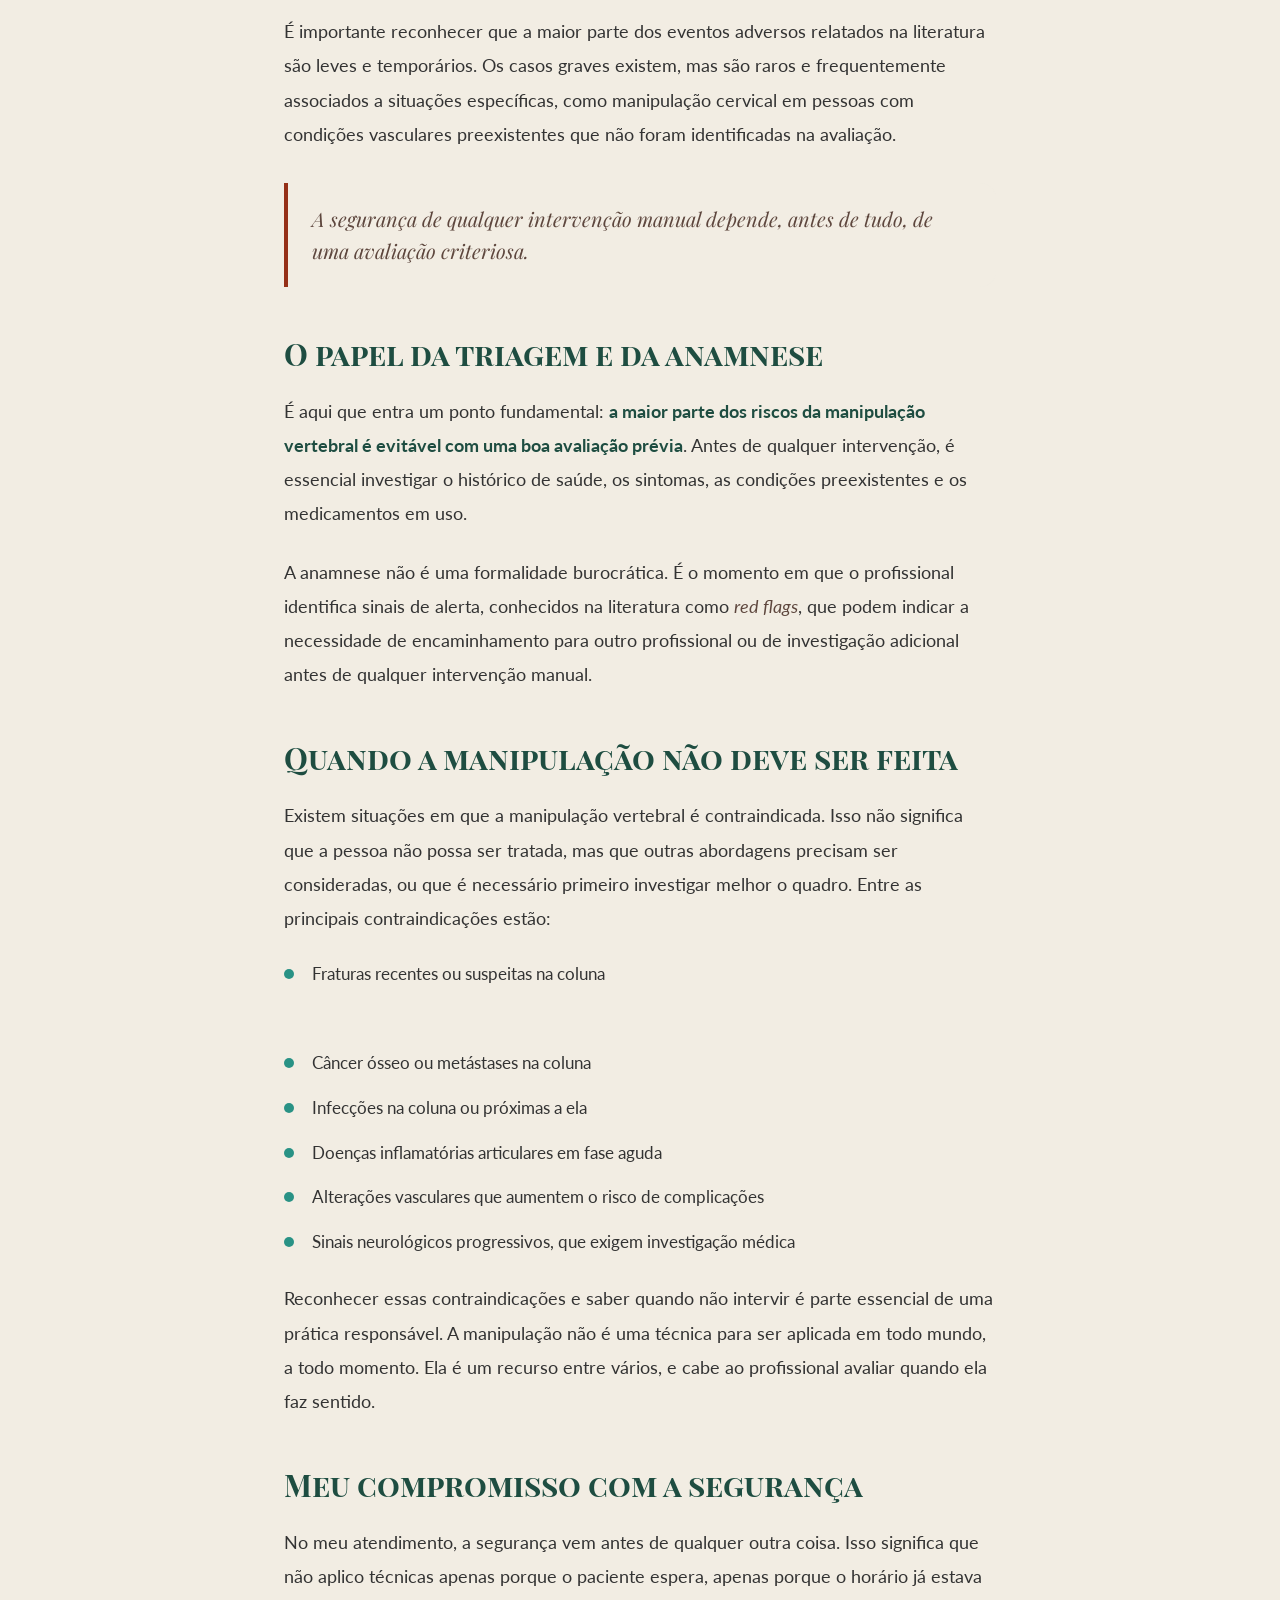
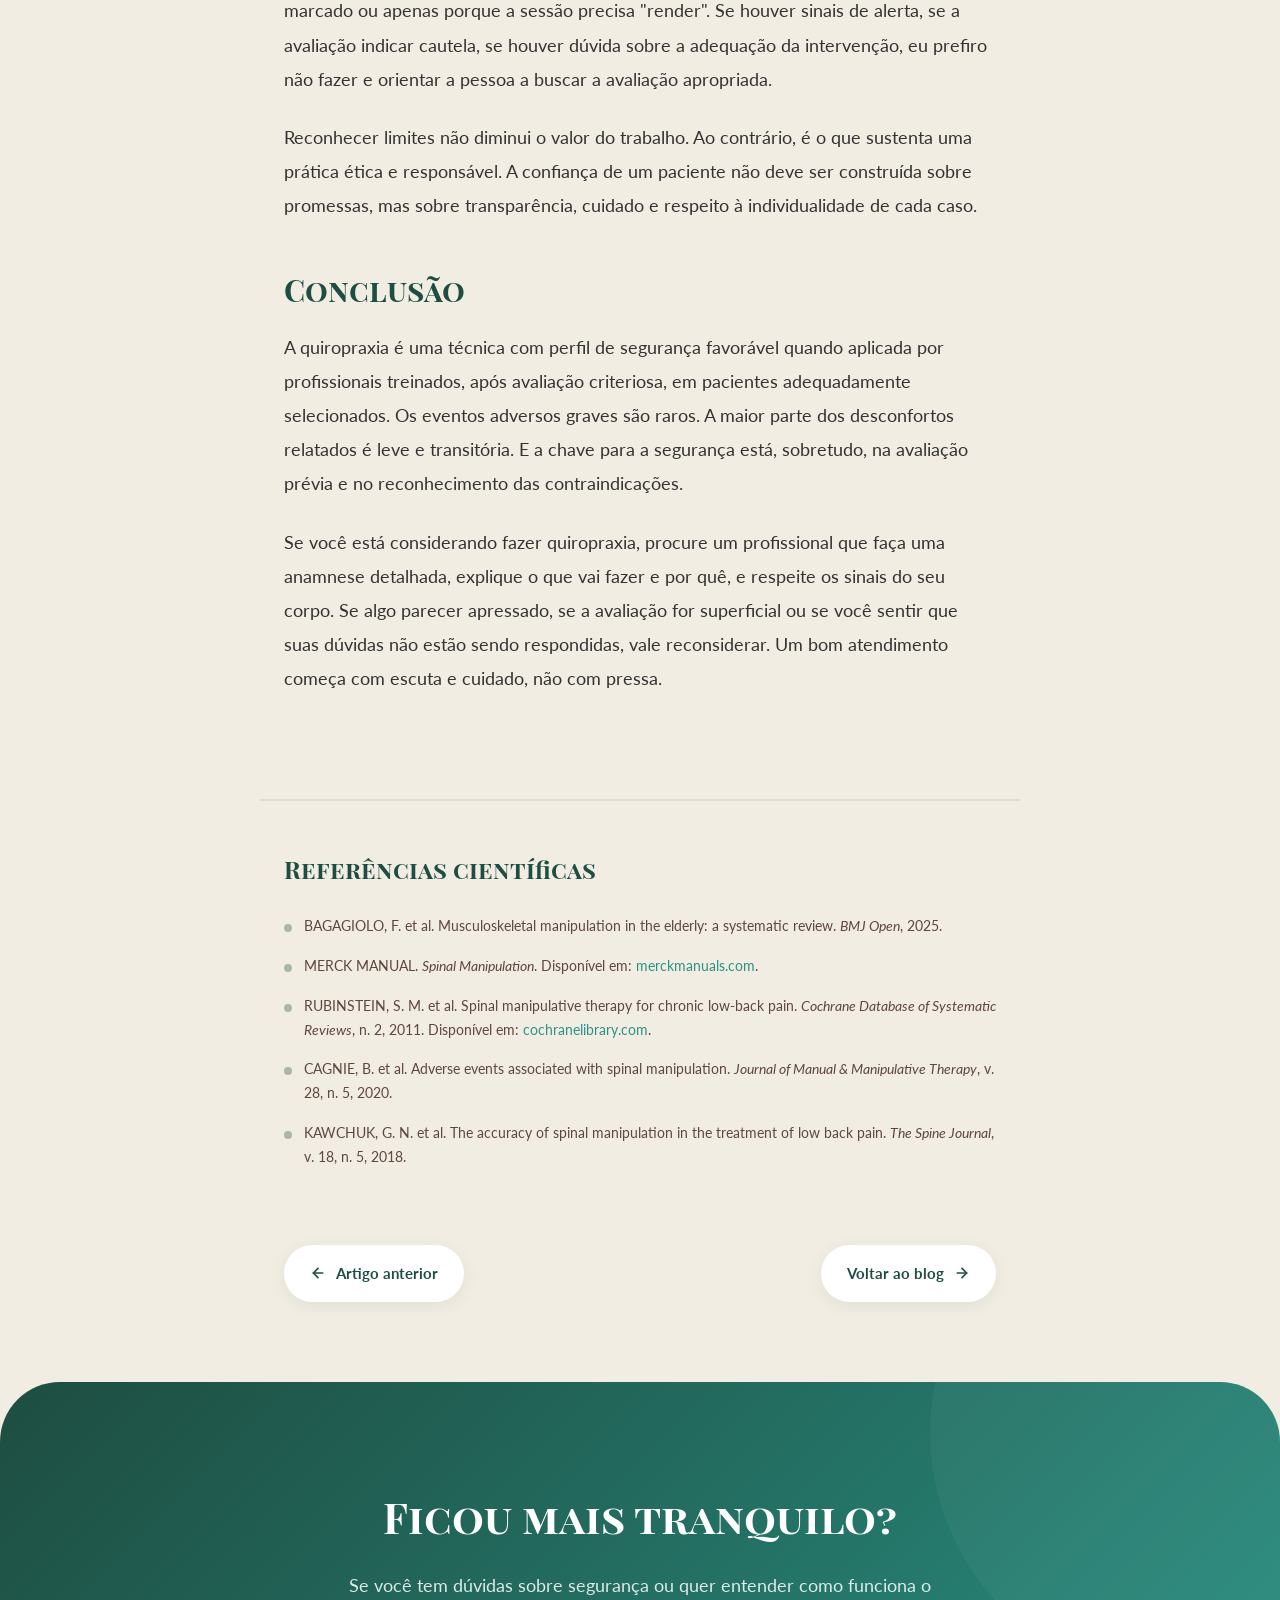
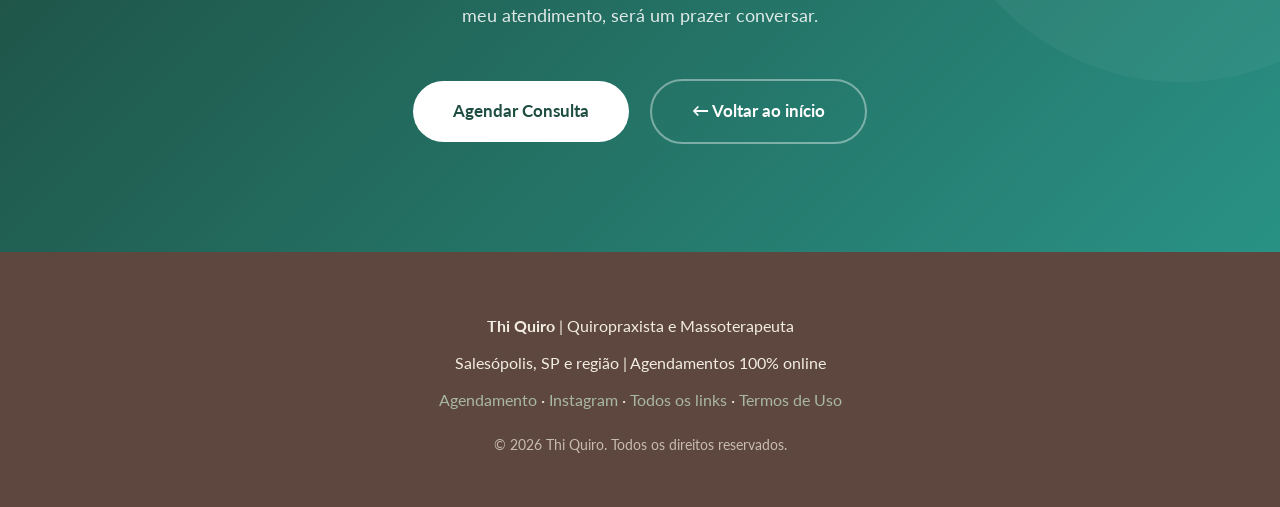
<file: blog-quiropraxia-seguranca.html>
<!DOCTYPE html>
<html lang="pt-BR">
<head>
    <meta charset="UTF-8">
    <meta name="viewport" content="width=device-width, initial-scale=1.0">
    <title>Quiropraxia e segurança: o que os estudos mostram | Thi Quiro</title>
    <meta name="description" content="A manipulação vertebral assusta muita gente. Entenda o que a literatura científica mostra sobre eventos adversos e o papel da avaliação prévia.">
    <link rel="preconnect" href="https://fonts.googleapis.com">
    <link rel="preconnect" href="https://fonts.gstatic.com" crossorigin>
    <link href="https://fonts.googleapis.com/css2?family=Lato:wght@300;400;700&family=Playfair+Display:ital,wght@0,400;0,700;1,400&family=Playfair+Display+SC:wght@700&display=swap" rel="stylesheet">
    <link rel="icon" href="favicon.ico" sizes="any">
    <link rel="icon" type="image/png" href="favicon-32x32.png" sizes="32x32">
    <link rel="icon" type="image/png" href="favicon-16x16.png" sizes="16x16">
    <link rel="apple-touch-icon" href="apple-touch-icon.png">
    <link rel="stylesheet" href="estilo.css">
    <style>
        .artigo-hero {
            max-width: 800px;
            margin: 0 auto;
            padding: 80px 24px 40px;
            text-align: center;
        }
        .artigo-categoria {
            display: inline-block;
            font-family: var(--fonte-corpo);
            font-size: 12px;
            font-weight: 700;
            color: var(--terracota);
            letter-spacing: 4px;
            text-transform: uppercase;
            background-color: rgba(149, 48, 23, 0.08);
            padding: 6px 16px;
            border-radius: 50px;
            margin-bottom: 24px;
        }
        .artigo-hero h1 {
            font-family: var(--fonte-titulo);
            font-size: 46px;
            color: var(--verde-floresta);
            line-height: 1.15;
            margin-bottom: 24px;
        }
        .artigo-meta {
            font-size: 14px;
            color: var(--marrom-escuro);
            opacity: 0.7;
            display: flex;
            justify-content: center;
            gap: 16px;
            flex-wrap: wrap;
        }
        .artigo-meta span {
            display: inline-flex;
            align-items: center;
            gap: 6px;
        }
        .artigo-meta svg { color: var(--verde-petroleo); }

        .artigo-corpo {
            max-width: 760px;
            margin: 0 auto;
            padding: 40px 24px 80px;
            font-size: 18px;
            line-height: 1.9;
            color: var(--cinza-escuro);
        }
        .artigo-corpo p { margin-bottom: 24px; }
        .artigo-corpo p:first-of-type::first-letter {
            font-family: var(--fonte-titulo);
            font-size: 68px;
            line-height: 0.9;
            color: var(--terracota);
            float: left;
            margin: 8px 12px 0 0;
        }
        .artigo-corpo h2 {
            font-family: var(--fonte-titulo);
            font-size: 30px;
            color: var(--verde-floresta);
            margin: 48px 0 20px;
            line-height: 1.3;
        }
        .artigo-corpo strong { color: var(--verde-floresta); font-weight: 700; }
        .artigo-corpo em { color: var(--marrom-escuro); }

        .artigo-corpo ul {
            list-style: none;
            padding: 0;
            margin: 24px 0;
        }
        .artigo-corpo ul li {
            padding-left: 28px;
            position: relative;
            margin-bottom: 14px;
            font-size: 17px;
            line-height: 1.8;
        }
        .artigo-corpo ul li::before {
            content: '';
            position: absolute;
            left: 0;
            top: 10px;
            width: 10px;
            height: 10px;
            border-radius: 50%;
            background-color: var(--verde-petroleo);
        }

        .artigo-citacao {
            border-left: 4px solid var(--terracota);
            padding: 20px 24px;
            margin: 32px 0;
            background-color: rgba(242, 237, 227, 0.5);
            border-radius: 0 16px 16px 0;
            font-family: var(--fonte-subtitulo);
            font-size: 20px;
            font-style: italic;
            color: var(--marrom-escuro);
            line-height: 1.6;
        }

        .artigo-referencias {
            max-width: 760px;
            margin: 0 auto;
            padding: 48px 24px 60px;
            border-top: 2px solid rgba(30, 77, 65, 0.1);
        }
        .artigo-referencias h2 {
            font-family: var(--fonte-titulo);
            font-size: 24px;
            color: var(--verde-floresta);
            margin-bottom: 24px;
        }
        .artigo-referencias ul { list-style: none; padding: 0; }
        .artigo-referencias li {
            font-size: 14px;
            line-height: 1.7;
            color: var(--marrom-escuro);
            margin-bottom: 16px;
            padding-left: 20px;
            position: relative;
        }
        .artigo-referencias li::before {
            content: '';
            position: absolute;
            left: 0;
            top: 10px;
            width: 8px;
            height: 8px;
            border-radius: 50%;
            background-color: var(--verde-sage);
        }
        .artigo-referencias a {
            color: var(--verde-petroleo);
            text-decoration: none;
            word-break: break-word;
            border-bottom: 1px solid transparent;
            transition: border-color 0.3s;
        }
        .artigo-referencias a:hover { border-bottom-color: var(--verde-petroleo); }

        .artigo-navegacao {
            max-width: 760px;
            margin: 0 auto;
            padding: 0 24px 80px;
            display: flex;
            justify-content: space-between;
            gap: 16px;
            flex-wrap: wrap;
        }
        .artigo-nav-btn {
            display: inline-flex;
            align-items: center;
            gap: 10px;
            padding: 14px 24px;
            background-color: var(--branco);
            color: var(--verde-floresta);
            text-decoration: none;
            border-radius: 50px;
            font-size: 15px;
            font-weight: 700;
            border: 2px solid transparent;
            transition: all 0.4s ease;
            box-shadow: 0 4px 16px rgba(30, 77, 65, 0.08);
        }
        .artigo-nav-btn:hover {
            border-color: var(--verde-floresta);
            transform: translateY(-3px);
            box-shadow: 0 12px 30px rgba(30, 77, 65, 0.15);
        }
        .artigo-nav-btn.proximo { margin-left: auto; }

        @media (max-width: 700px) {
            .artigo-hero h1 { font-size: 30px; }
            .artigo-corpo { font-size: 17px; }
            .artigo-corpo p:first-of-type::first-letter { font-size: 52px; }
            .artigo-corpo h2 { font-size: 24px; margin: 36px 0 16px; }
            .artigo-citacao { font-size: 17px; padding: 16px 20px; }
            .artigo-navegacao { flex-direction: column; }
            .artigo-nav-btn.proximo { margin-left: 0; }
        }
    </style>
</head>
<body>

    <div class="cursor-dot"></div>
    <div class="cursor-ring"></div>
    <div class="blob blob-1"></div>
    <div class="blob blob-2"></div>
    <div class="blob blob-3"></div>

    <header>
        <div class="header-container">
            <a href="index.html" class="logo">
                <img src="logo.png" alt="Thi Quiro - Quiropraxista e Massoterapeuta">
            </a>
            <nav>
                <ul>
                    <li><a href="sobre.html">Sobre</a></li>
                    <li><a href="filosofia.html">Filosofia</a></li>
                    <li><a href="metodo.html">Método</a></li>
                    <li><a href="formacao.html">Formação</a></li>
                    <li><a href="valores.html">Valores</a></li>
                    <li><a href="blog.html">Blog</a></li>
                    <li><a href="links.html">Links</a></li>
                    <li><a href="https://cal.com/thi.quiro" class="nav-agendar" target="_blank" rel="noopener">Agendar</a></li>
                </ul>
            </nav>
        </div>
    </header>

    <article>
        <div class="artigo-hero">
            <span class="artigo-categoria reveal">Segurança</span>
            <h1 class="reveal">Quiropraxia e segurança: o que os estudos mostram sobre efeitos adversos</h1>
            <div class="artigo-meta reveal">
                <span>
                    <svg width="14" height="14" viewBox="0 0 24 24" fill="none" stroke="currentColor" stroke-width="2" stroke-linecap="round" stroke-linejoin="round"><circle cx="12" cy="12" r="10"/><polyline points="12 6 12 12 16 14"/></svg>
                    Leitura de 7 minutos
                </span>
                <span>
                    <svg width="14" height="14" viewBox="0 0 24 24" fill="none" stroke="currentColor" stroke-width="2" stroke-linecap="round" stroke-linejoin="round"><path d="M20 21v-2a4 4 0 0 0-4-4H8a4 4 0 0 0-4 4v2"/><circle cx="12" cy="7" r="4"/></svg>
                    Thiago Alvarenga
                </span>
            </div>
        </div>

        <div class="artigo-corpo">
            <p class="reveal">
                Uma das maiores preocupações de quem pensa em fazer quiropraxia é a segurança. A ideia de uma
                manipulação forte na coluna assusta muita gente, e não é raro ouvir relatos alarmantes na
                internet. Será que a técnica é realmente perigosa? O que os estudos científicos mostram sobre
                os efeitos adversos? Vamos aos dados, sem sensacionalismo em nenhum dos lados.
            </p>

            <h2 class="reveal">O que são efeitos adversos</h2>

            <p class="reveal">
                Antes de tudo, é preciso entender o que a literatura chama de "efeito adverso". Existem três
                categorias principais. Os <strong>eventos adversos graves</strong> são aqueles que colocam a
                vida em risco, exigem hospitalização ou deixam sequelas permanentes. Os <strong>eventos
                adversos moderados</strong> são desconfortos que interferem na rotina, mas que se resolvem
                sozinhos em pouco tempo. E os <strong>eventos adversos leves</strong> são incômodos
                transitórios, como dor muscular passageira ou sensação de cansaço após a sessão.
            </p>

            <p class="reveal">
                É importante distinguir essas categorias porque, muitas vezes, a discussão pública mistura
                casos raríssimos com desconfortos triviais, gerando uma confusão desnecessária.
            </p>

            <h2 class="reveal">O que os estudos mostram</h2>

            <p class="reveal">
                As revisões sistemáticas mais recentes sobre manipulação vertebral têm mostrado um perfil
                de segurança favorável quando a técnica é aplicada por profissionais treinados, após avaliação
                criteriosa, em pacientes selecionados.
            </p>

            <p class="reveal">
                O estudo de Bagagiolo e colaboradores, publicado no <em>BMJ Open</em> em 2025, analisou a
                manipulação musculoesquelética em idosos. Os autores relataram que <strong>nenhum evento
                adverso grave foi identificado</strong> nos estudos revisados. Os eventos adversos relatados
                foram leves e transitórios, na sua maioria dor muscular passageira.
            </p>

            <p class="reveal">
                O <em>Merck Manual</em> afirma que a manipulação vertebral tem um perfil de segurança
                semelhante ao de outras intervenções conservadoras para dor lombar, desde que respeitadas
                as indicações e contraindicações.
            </p>

            <p class="reveal">
                É importante reconhecer que a maior parte dos eventos adversos relatados na literatura são
                leves e temporários. Os casos graves existem, mas são raros e frequentemente associados a
                situações específicas, como manipulação cervical em pessoas com condições vasculares
                preexistentes que não foram identificadas na avaliação.
            </p>

            <div class="artigo-citacao reveal">
                A segurança de qualquer intervenção manual depende, antes de tudo, de uma avaliação criteriosa.
            </div>

            <h2 class="reveal">O papel da triagem e da anamnese</h2>

            <p class="reveal">
                É aqui que entra um ponto fundamental: <strong>a maior parte dos riscos da manipulação
                vertebral é evitável com uma boa avaliação prévia</strong>. Antes de qualquer intervenção,
                é essencial investigar o histórico de saúde, os sintomas, as condições preexistentes e os
                medicamentos em uso.
            </p>

            <p class="reveal">
                A anamnese não é uma formalidade burocrática. É o momento em que o profissional identifica
                sinais de alerta, conhecidos na literatura como <em>red flags</em>, que podem indicar a
                necessidade de encaminhamento para outro profissional ou de investigação adicional antes
                de qualquer intervenção manual.
            </p>

            <h2 class="reveal">Quando a manipulação não deve ser feita</h2>

            <p class="reveal">
                Existem situações em que a manipulação vertebral é contraindicada. Isso não significa que
                a pessoa não possa ser tratada, mas que outras abordagens precisam ser consideradas, ou que
                é necessário primeiro investigar melhor o quadro. Entre as principais contraindicações estão:
            </p>

            <ul>
                <li class="reveal">Fraturas recentes ou suspeitas na coluna</li>
                <li class="reveal">Osteoporose grave, que aumenta o risco de fratura</li>
                <li class="reveal">Câncer ósseo ou metástases na coluna</li>
                <li class="reveal">Infecções na coluna ou próximas a ela</li>
                <li class="reveal">Doenças inflamatórias articulares em fase aguda</li>
                <li class="reveal">Alterações vasculares que aumentem o risco de complicações</li>
                <li class="reveal">Sinais neurológicos progressivos, que exigem investigação médica</li>
            </ul>

            <p class="reveal">
                Reconhecer essas contraindicações e saber quando não intervir é parte essencial de uma
                prática responsável. A manipulação não é uma técnica para ser aplicada em todo mundo,
                a todo momento. Ela é um recurso entre vários, e cabe ao profissional avaliar quando ela
                faz sentido.
            </p>

            <h2 class="reveal">Meu compromisso com a segurança</h2>

            <p class="reveal">
                No meu atendimento, a segurança vem antes de qualquer outra coisa. Isso significa que não
                aplico técnicas apenas porque o paciente espera, apenas porque o horário já estava marcado
                ou apenas porque a sessão precisa "render". Se houver sinais de alerta, se a avaliação
                indicar cautela, se houver dúvida sobre a adequação da intervenção, eu prefiro não fazer
                e orientar a pessoa a buscar a avaliação apropriada.
            </p>

            <p class="reveal">
                Reconhecer limites não diminui o valor do trabalho. Ao contrário, é o que sustenta uma
                prática ética e responsável. A confiança de um paciente não deve ser construída sobre
                promessas, mas sobre transparência, cuidado e respeito à individualidade de cada caso.
            </p>

            <h2 class="reveal">Conclusão</h2>

            <p class="reveal">
                A quiropraxia é uma técnica com perfil de segurança favorável quando aplicada por
                profissionais treinados, após avaliação criteriosa, em pacientes adequadamente selecionados.
                Os eventos adversos graves são raros. A maior parte dos desconfortos relatados é leve e
                transitória. E a chave para a segurança está, sobretudo, na avaliação prévia e no
                reconhecimento das contraindicações.
            </p>

            <p class="reveal">
                Se você está considerando fazer quiropraxia, procure um profissional que faça uma anamnese
                detalhada, explique o que vai fazer e por quê, e respeite os sinais do seu corpo. Se algo
                parecer apressado, se a avaliação for superficial ou se você sentir que suas dúvidas não
                estão sendo respondidas, vale reconsiderar. Um bom atendimento começa com escuta e cuidado,
                não com pressa.
            </p>
        </div>

        <div class="artigo-referencias">
            <h2 class="reveal">Referências científicas</h2>
            <ul>
                <li class="reveal">
                    BAGAGIOLO, F. et al. Musculoskeletal manipulation in the elderly: a systematic review.
                    <em>BMJ Open</em>, 2025.
                </li>
                <li class="reveal">
                    MERCK MANUAL. <em>Spinal Manipulation</em>. Disponível em:
                    <a href="https://www.merckmanuals.com" target="_blank" rel="noopener">merckmanuals.com</a>.
                </li>
                <li class="reveal">
                    RUBINSTEIN, S. M. et al. Spinal manipulative therapy for chronic low-back pain.
                    <em>Cochrane Database of Systematic Reviews</em>, n. 2, 2011.
                    Disponível em: <a href="https://www.cochranelibrary.com" target="_blank" rel="noopener">cochranelibrary.com</a>.
                </li>
                <li class="reveal">
                    CAGNIE, B. et al. Adverse events associated with spinal manipulation. <em>Journal of
                    Manual & Manipulative Therapy</em>, v. 28, n. 5, 2020.
                </li>
                <li class="reveal">
                    KAWCHUK, G. N. et al. The accuracy of spinal manipulation in the treatment of low back pain.
                    <em>The Spine Journal</em>, v. 18, n. 5, 2018.
                </li>
            </ul>
        </div>
    </article>

    <nav class="artigo-navegacao">
        <a href="blog-quiropraxia-dor-lombar.html" class="artigo-nav-btn">
            <svg width="16" height="16" viewBox="0 0 24 24" fill="none" stroke="currentColor" stroke-width="2.5" stroke-linecap="round" stroke-linejoin="round">
                <line x1="19" y1="12" x2="5" y2="12"/>
                <polyline points="12 19 5 12 12 5"/>
            </svg>
            Artigo anterior
        </a>
        <a href="blog.html" class="artigo-nav-btn proximo">
            Voltar ao blog
            <svg width="16" height="16" viewBox="0 0 24 24" fill="none" stroke="currentColor" stroke-width="2.5" stroke-linecap="round" stroke-linejoin="round">
                <line x1="5" y1="12" x2="19" y2="12"/>
                <polyline points="12 5 19 12 12 19"/>
            </svg>
        </a>
    </nav>

    <section class="cta">
        <h2 class="reveal">Ficou mais tranquilo?</h2>
        <p class="reveal">
            Se você tem dúvidas sobre segurança ou quer entender como funciona o meu atendimento,
            será um prazer conversar.
        </p>
        <div class="reveal">
            <a href="https://cal.com/thi.quiro" target="_blank" rel="noopener" class="btn btn-claro">Agendar Consulta</a>
            <a href="index.html" class="btn-voltar-cta">← Voltar ao início</a>
        </div>
    </section>

    <footer>
        <p><strong>Thi Quiro</strong> | Quiropraxista e Massoterapeuta</p>
        <p>Salesópolis, SP e região | Agendamentos 100% online</p>
        <p>
            <a href="https://cal.com/thi.quiro" target="_blank" rel="noopener">Agendamento</a> ·
            <a href="https://instagram.com/thi.quiro" target="_blank" rel="noopener">Instagram</a> ·
            <a href="links.html">Todos os links</a> · <a href="termos.html">Termos de Uso</a>
        </p>
        <p style="margin-top: 20px; font-size: 14px; opacity: 0.7;">© 2026 Thi Quiro. Todos os direitos reservados.</p>
    </footer>

    <a href="index.html" class="btn-voltar" aria-label="Voltar ao início">
        <svg width="18" height="18" viewBox="0 0 24 24" fill="none" stroke="currentColor" stroke-width="2.5" stroke-linecap="round" stroke-linejoin="round">
            <line x1="19" y1="12" x2="5" y2="12"/>
            <polyline points="12 19 5 12 12 5"/>
        </svg>
        Início
    </a>

    <script>
        const cursorDot = document.querySelector('.cursor-dot');
        const cursorRing = document.querySelector('.cursor-ring');
        const pointerFine = window.matchMedia('(pointer: fine)').matches;
        if (pointerFine) {
            document.addEventListener('mousemove', (e) => {
                cursorDot.style.transform = `translate(${e.clientX}px, ${e.clientY}px) translate(-50%, -50%)`;
                cursorRing.style.transform = `translate(${e.clientX}px, ${e.clientY}px) translate(-50%, -50%)`;
            });
            document.querySelectorAll('a, button').forEach(el => {
                el.addEventListener('mouseenter', () => cursorRing.classList.add('hover'));
                el.addEventListener('mouseleave', () => cursorRing.classList.remove('hover'));
            });
        }
        const revealElements = document.querySelectorAll('.reveal');
        const revealObserver = new IntersectionObserver((entries) => {
            entries.forEach((entry, index) => {
                if (entry.isIntersecting) {
                    setTimeout(() => entry.target.classList.add('visible'), index * 60);
                    revealObserver.unobserve(entry.target);
                }
            });
        }, { threshold: 0.12, rootMargin: '0px 0px -60px 0px' });
        revealElements.forEach(el => revealObserver.observe(el));
    </script>

</body>
</html>
</file>
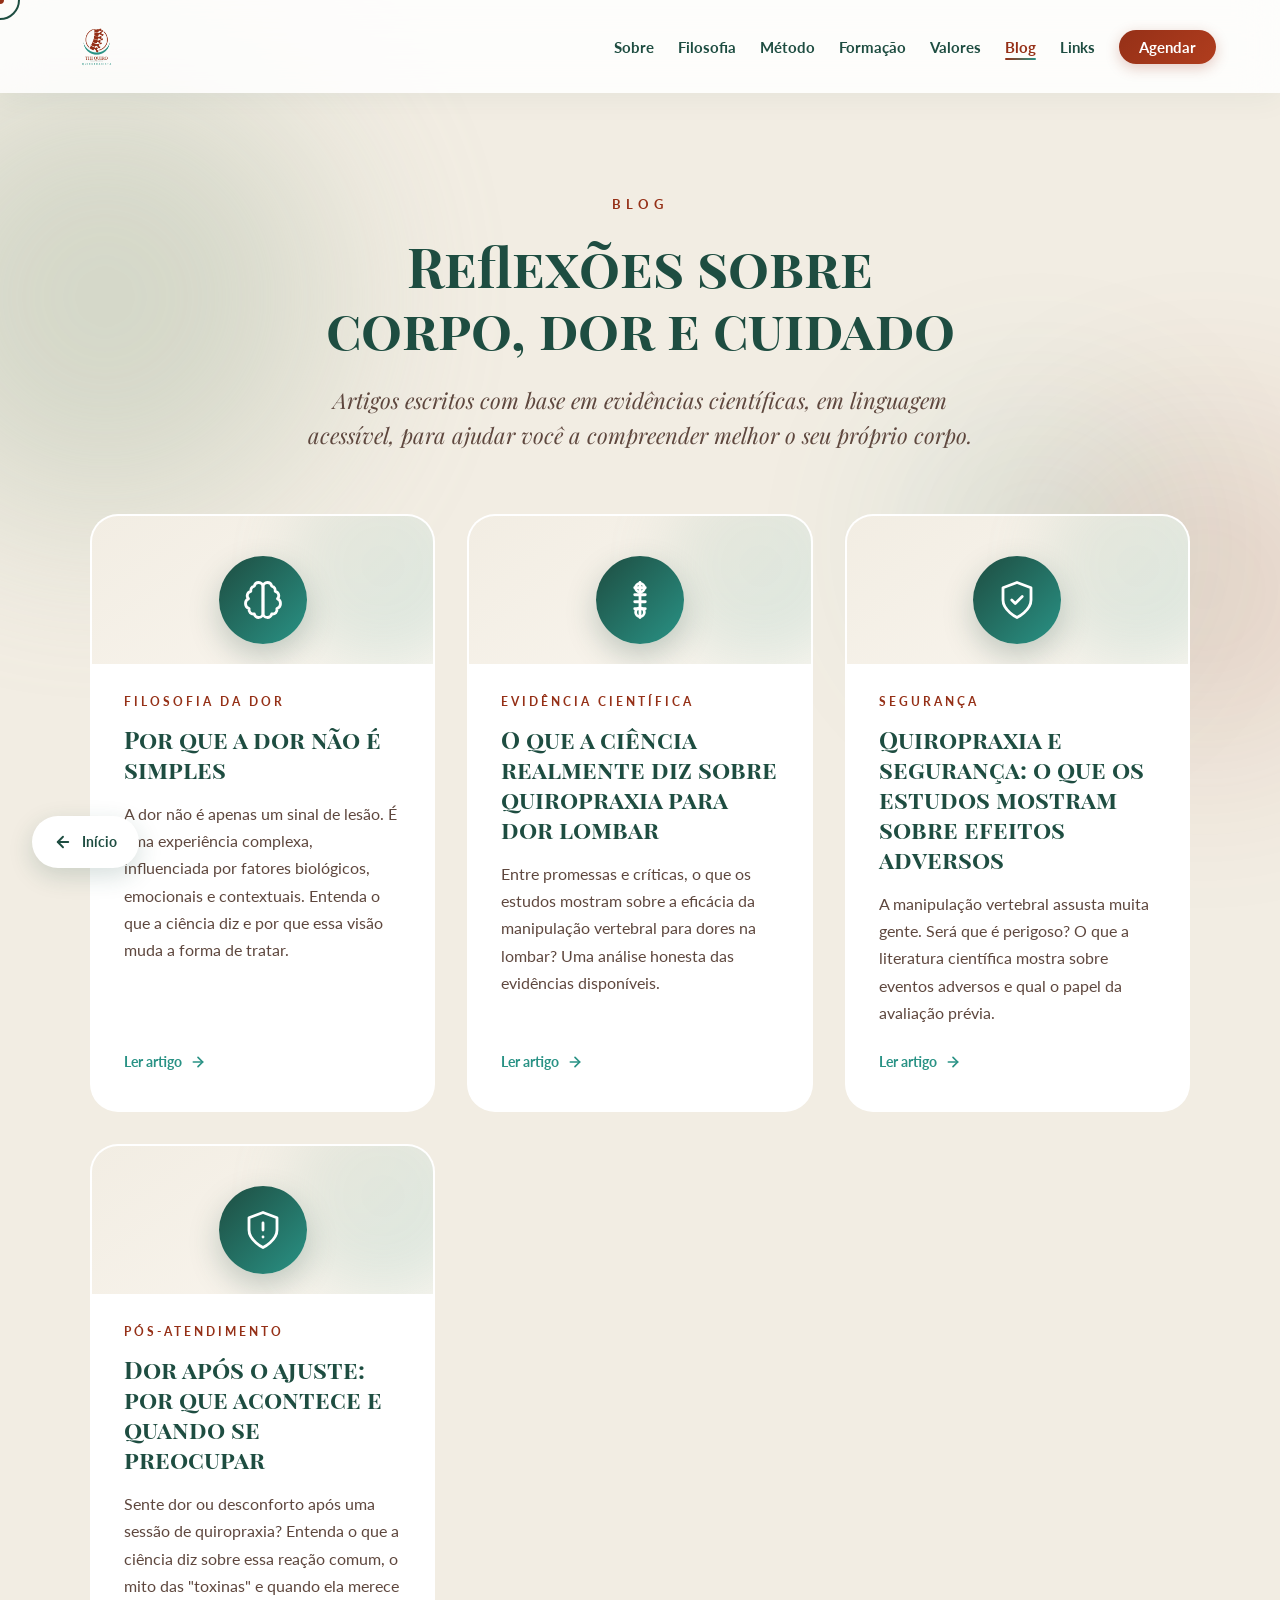
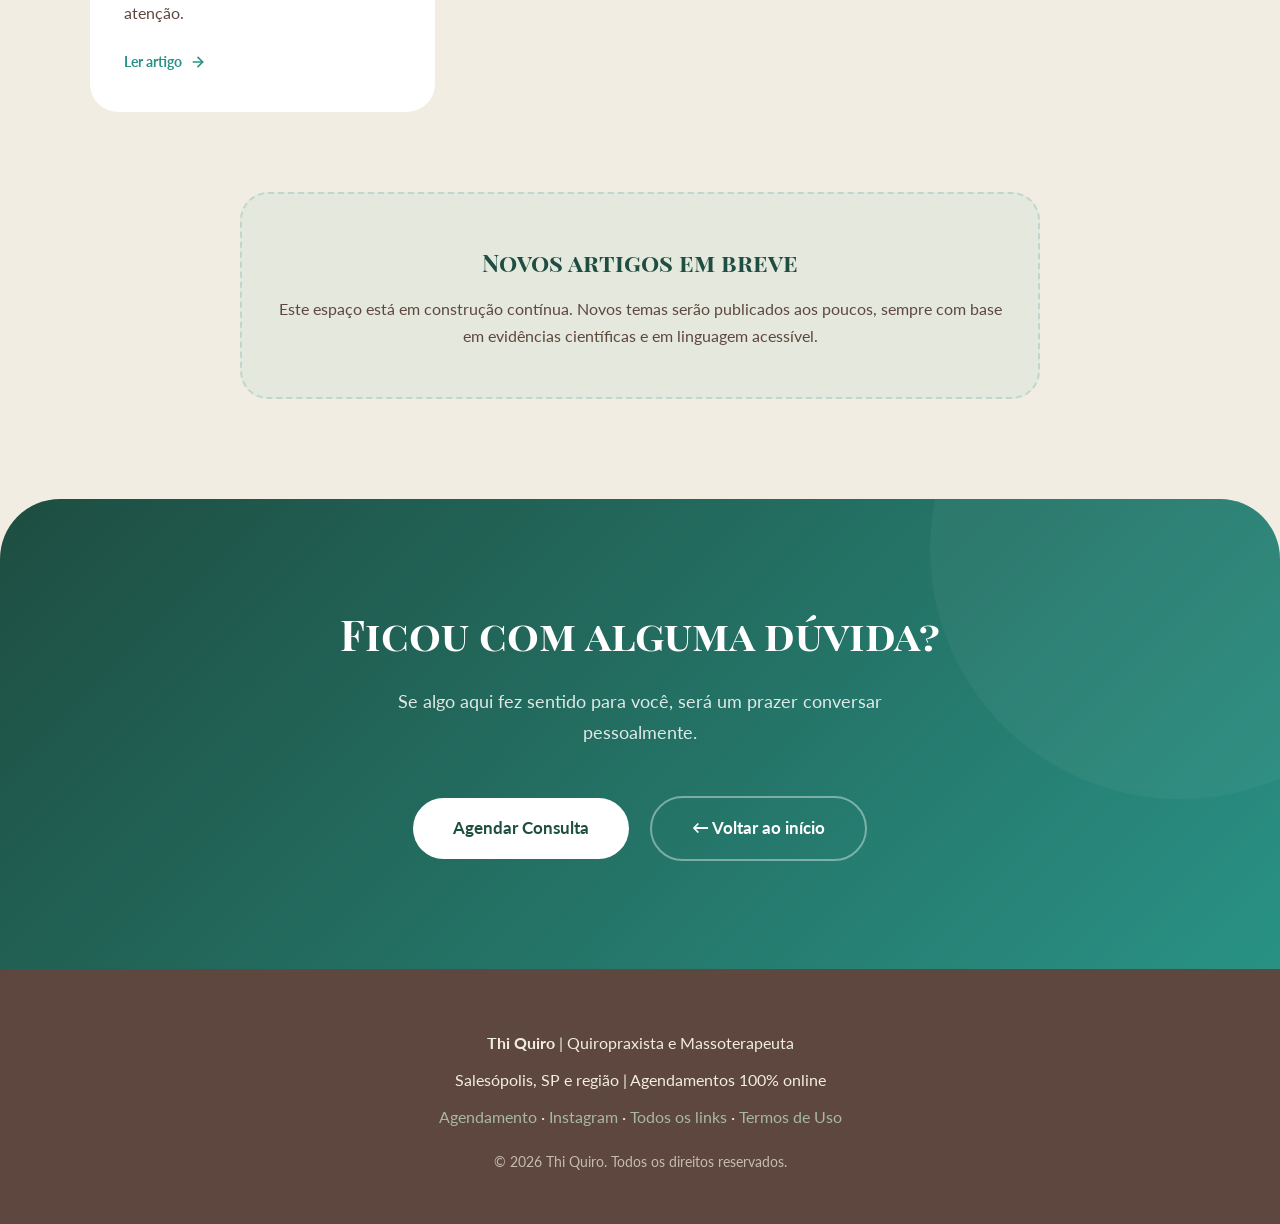
<file: blog.html>
<!DOCTYPE html>
<html lang="pt-BR">
<head>
    <meta charset="UTF-8">
    <meta name="viewport" content="width=device-width, initial-scale=1.0">
    <title>Blog | Thi Quiro</title>
    <meta name="description" content="Reflexões sobre corpo, dor e cuidado. Artigos com base científica sobre quiropraxia, massoterapia e terapias manuais.">
    <link rel="preconnect" href="https://fonts.googleapis.com">
    <link rel="preconnect" href="https://fonts.gstatic.com" crossorigin>
    <link href="https://fonts.googleapis.com/css2?family=Lato:wght@300;400;700&family=Playfair+Display:ital,wght@0,400;0,700;1,400&family=Playfair+Display+SC:wght@700&display=swap" rel="stylesheet">
    <link rel="icon" href="favicon.ico" sizes="any">
    <link rel="icon" type="image/png" href="favicon-32x32.png" sizes="32x32">
    <link rel="icon" type="image/png" href="favicon-16x16.png" sizes="16x16">
    <link rel="apple-touch-icon" href="apple-touch-icon.png">
    <link rel="stylesheet" href="estilo.css">
    <style>
        .blog-grid {
            max-width: 1100px;
            margin: 0 auto;
            display: grid;
            grid-template-columns: repeat(auto-fit, minmax(320px, 1fr));
            gap: 32px;
        }
        .post-card {
            background-color: var(--branco);
            border-radius: 28px;
            overflow: hidden;
            text-decoration: none;
            color: var(--cinza-escuro);
            transition: all 0.5s cubic-bezier(0.4, 0, 0.2, 1);
            border: 2px solid transparent;
            display: flex;
            flex-direction: column;
            position: relative;
        }
        .post-card:hover {
            border-color: var(--verde-sage);
            transform: translateY(-8px);
            box-shadow: 0 24px 60px rgba(30, 77, 65, 0.15);
        }
        .post-card-header {
            padding: 40px 32px 20px;
            display: flex;
            align-items: center;
            justify-content: center;
            background: linear-gradient(145deg, var(--bege-claro), #faf6ef);
            position: relative;
            overflow: hidden;
        }
        .post-card-header::before {
            content: '';
            position: absolute;
            width: 200px;
            height: 200px;
            border-radius: 50%;
            background: linear-gradient(135deg, var(--verde-sage), var(--verde-petroleo));
            opacity: 0.15;
            filter: blur(30px);
            top: -50px;
            right: -50px;
        }
        .post-card-icon {
            width: 88px;
            height: 88px;
            border-radius: 50%;
            background: linear-gradient(135deg, var(--verde-floresta), var(--verde-petroleo));
            color: var(--branco);
            display: flex;
            align-items: center;
            justify-content: center;
            position: relative;
            z-index: 1;
            box-shadow: 0 12px 30px rgba(30, 77, 65, 0.25);
            transition: transform 0.5s ease;
        }
        .post-card:hover .post-card-icon { transform: scale(1.08) rotate(-5deg); }
        .post-card-icon svg { width: 42px; height: 42px; stroke-width: 1.6; }
        .post-card-body {
            padding: 28px 32px 36px;
            flex: 1;
            display: flex;
            flex-direction: column;
        }
        .post-card-categoria {
            font-family: var(--fonte-corpo);
            font-size: 12px;
            font-weight: 700;
            color: var(--terracota);
            letter-spacing: 3px;
            text-transform: uppercase;
            margin-bottom: 12px;
            display: block;
        }
        .post-card-titulo {
            font-family: var(--fonte-titulo);
            font-size: 24px;
            color: var(--verde-floresta);
            line-height: 1.25;
            margin-bottom: 16px;
        }
        .post-card-resumo {
            font-size: 16px;
            color: var(--marrom-escuro);
            line-height: 1.7;
            margin-bottom: 24px;
            flex: 1;
        }
        .post-card-ler {
            display: inline-flex;
            align-items: center;
            gap: 8px;
            font-size: 14px;
            font-weight: 700;
            color: var(--verde-petroleo);
            transition: gap 0.4s ease;
            align-self: flex-start;
        }
        .post-card:hover .post-card-ler { gap: 14px; color: var(--terracota); }
        .blog-em-breve {
            max-width: 800px;
            margin: 80px auto 0;
            padding: 48px 32px;
            background-color: rgba(41, 146, 133, 0.06);
            border-radius: 28px;
            text-align: center;
            border: 2px dashed rgba(41, 146, 133, 0.2);
        }
        .blog-em-breve h3 {
            font-family: var(--fonte-titulo);
            font-size: 24px;
            color: var(--verde-floresta);
            margin-bottom: 12px;
        }
        .blog-em-breve p {
            font-size: 16px;
            color: var(--marrom-escuro);
            line-height: 1.7;
        }
    </style>
</head>
<body>

    <div class="cursor-dot"></div>
    <div class="cursor-ring"></div>
    <div class="blob blob-1"></div>
    <div class="blob blob-2"></div>
    <div class="blob blob-3"></div>

    <header>
        <div class="header-container">
            <a href="index.html" class="logo">
                <img src="logo.png" alt="Thi Quiro - Quiropraxista e Massoterapeuta">
            </a>
            <nav>
                <ul>
                    <li><a href="sobre.html">Sobre</a></li>
                    <li><a href="filosofia.html">Filosofia</a></li>
                    <li><a href="metodo.html">Método</a></li>
                    <li><a href="formacao.html">Formação</a></li>
                    <li><a href="valores.html">Valores</a></li>
                    <li><a href="blog.html" class="ativo">Blog</a></li>
                    <li><a href="links.html">Links</a></li>
                    <li><a href="https://cal.com/thi.quiro" class="nav-agendar" target="_blank" rel="noopener">Agendar</a></li>
                </ul>
            </nav>
        </div>
    </header>

    <section class="page-hero">
        <span class="label reveal">Blog</span>
        <h1 class="reveal">Reflexões sobre<br>corpo, dor e cuidado</h1>
        <p class="lead reveal">
            Artigos escritos com base em evidências científicas, em linguagem acessível,
            para ajudar você a compreender melhor o seu próprio corpo.
        </p>
    </section>

    <section style="padding-top: 0;">
        <div class="container">
            <div class="blog-grid">

                <a href="blog-dor-nao-e-simples.html" class="post-card reveal">
                    <div class="post-card-header">
                        <div class="post-card-icon">
                            <svg viewBox="0 0 24 24" fill="none" stroke="currentColor" stroke-linecap="round" stroke-linejoin="round">
                                <path d="M9.5 2A2.5 2.5 0 0 1 12 4.5v15a2.5 2.5 0 0 1-4.96.44 2.5 2.5 0 0 1-2.96-3.08 3 3 0 0 1-.34-5.58 2.5 2.5 0 0 1 1.32-4.24 2.5 2.5 0 0 1 1.98-3A2.5 2.5 0 0 1 9.5 2z"/>
                                <path d="M14.5 2A2.5 2.5 0 0 0 12 4.5v15a2.5 2.5 0 0 0 4.96.44 2.5 2.5 0 0 0 2.96-3.08 3 3 0 0 0 .34-5.58 2.5 2.5 0 0 0-1.32-4.24 2.5 2.5 0 0 0-1.98-3A2.5 2.5 0 0 0 14.5 2z"/>
                            </svg>
                        </div>
                    </div>
                    <div class="post-card-body">
                        <span class="post-card-categoria">Filosofia da Dor</span>
                        <h2 class="post-card-titulo">Por que a dor não é simples</h2>
                        <p class="post-card-resumo">
                            A dor não é apenas um sinal de lesão. É uma experiência complexa, influenciada
                            por fatores biológicos, emocionais e contextuais. Entenda o que a ciência diz
                            e por que essa visão muda a forma de tratar.
                        </p>
                        <span class="post-card-ler">
                            Ler artigo
                            <svg width="16" height="16" viewBox="0 0 24 24" fill="none" stroke="currentColor" stroke-width="2.5" stroke-linecap="round" stroke-linejoin="round">
                                <line x1="5" y1="12" x2="19" y2="12"/>
                                <polyline points="12 5 19 12 12 19"/>
                            </svg>
                        </span>
                    </div>
                </a>

                <a href="blog-quiropraxia-dor-lombar.html" class="post-card reveal">
                    <div class="post-card-header">
                        <div class="post-card-icon">
                            <svg viewBox="0 0 24 24" fill="none" stroke="currentColor" stroke-linecap="round" stroke-linejoin="round">
                                <path d="M12 2v20"/>
                                <path d="M9 5h6"/>
                                <path d="M9 9h6"/>
                                <path d="M9 13h6"/>
                                <path d="M9 17h6"/>
                                <circle cx="12" cy="5" r="2.5"/>
                                <circle cx="12" cy="19" r="2.5"/>
                            </svg>
                        </div>
                    </div>
                    <div class="post-card-body">
                        <span class="post-card-categoria">Evidência Científica</span>
                        <h2 class="post-card-titulo">O que a ciência realmente diz sobre quiropraxia para dor lombar</h2>
                        <p class="post-card-resumo">
                            Entre promessas e críticas, o que os estudos mostram sobre a eficácia da
                            manipulação vertebral para dores na lombar? Uma análise honesta das
                            evidências disponíveis.
                        </p>
                        <span class="post-card-ler">
                            Ler artigo
                            <svg width="16" height="16" viewBox="0 0 24 24" fill="none" stroke="currentColor" stroke-width="2.5" stroke-linecap="round" stroke-linejoin="round">
                                <line x1="5" y1="12" x2="19" y2="12"/>
                                <polyline points="12 5 19 12 12 19"/>
                            </svg>
                        </span>
                    </div>
                </a>

                <a href="blog-quiropraxia-seguranca.html" class="post-card reveal">
                    <div class="post-card-header">
                        <div class="post-card-icon">
                            <svg viewBox="0 0 24 24" fill="none" stroke="currentColor" stroke-linecap="round" stroke-linejoin="round">
                                <path d="M12 22s8-4 8-10V5l-8-3-8 3v7c0 6 8 10 8 10z"/>
                                <polyline points="9 12 11 14 15 10"/>
                            </svg>
                        </div>
                    </div>
                    <div class="post-card-body">
                        <span class="post-card-categoria">Segurança</span>
                        <h2 class="post-card-titulo">Quiropraxia e segurança: o que os estudos mostram sobre efeitos adversos</h2>
                        <p class="post-card-resumo">
                            A manipulação vertebral assusta muita gente. Será que é perigoso? O que a
                            literatura científica mostra sobre eventos adversos e qual o papel da
                            avaliação prévia.
                        </p>
                        <span class="post-card-ler">
                            Ler artigo
                            <svg width="16" height="16" viewBox="0 0 24 24" fill="none" stroke="currentColor" stroke-width="2.5" stroke-linecap="round" stroke-linejoin="round">
                                <line x1="5" y1="12" x2="19" y2="12"/>
                                <polyline points="12 5 19 12 12 19"/>
                            </svg>
                        </span>
                    </div>
                </a>

                <a href="blog-dor-pos-ajuste.html" class="post-card reveal">
                    <div class="post-card-header">
                        <div class="post-card-icon">
                            <svg viewBox="0 0 24 24" fill="none" stroke="currentColor" stroke-linecap="round" stroke-linejoin="round">
                                <path d="M12 22s8-4 8-10V5l-8-3-8 3v7c0 6 8 10 8 10z"/>
                                <path d="M12 8v4"/>
                                <path d="M12 16h.01"/>
                            </svg>
                        </div>
                    </div>
                    <div class="post-card-body">
                        <span class="post-card-categoria">Pós-Atendimento</span>
                        <h2 class="post-card-titulo">Dor após o ajuste: por que acontece e quando se preocupar</h2>
                        <p class="post-card-resumo">
                            Sente dor ou desconforto após uma sessão de quiropraxia? Entenda o que a ciência diz sobre essa reação comum, o mito das "toxinas" e quando ela merece atenção.
                        </p>
                        <span class="post-card-ler">
                            Ler artigo
                            <svg width="16" height="16" viewBox="0 0 24 24" fill="none" stroke="currentColor" stroke-width="2.5" stroke-linecap="round" stroke-linejoin="round">
                                <line x1="5" y1="12" x2="19" y2="12"/>
                                <polyline points="12 5 19 12 12 19"/>
                            </svg>
                        </span>
                    </div>
                </a>

            </div>

            <div class="blog-em-breve reveal">
                <h3>Novos artigos em breve</h3>
                <p>
                    Este espaço está em construção contínua. Novos temas serão publicados
                    aos poucos, sempre com base em evidências científicas e em linguagem acessível.
                </p>
            </div>
        </div>
    </section>

    <section class="cta">
        <h2 class="reveal">Ficou com alguma dúvida?</h2>
        <p class="reveal">
            Se algo aqui fez sentido para você, será um prazer conversar pessoalmente.
        </p>
        <div class="reveal">
            <a href="https://cal.com/thi.quiro" target="_blank" rel="noopener" class="btn btn-claro">Agendar Consulta</a>
            <a href="index.html" class="btn-voltar-cta">← Voltar ao início</a>
        </div>
    </section>

    <footer>
        <p><strong>Thi Quiro</strong> | Quiropraxista e Massoterapeuta</p>
        <p>Salesópolis, SP e região | Agendamentos 100% online</p>
        <p>
            <a href="https://cal.com/thi.quiro" target="_blank" rel="noopener">Agendamento</a> ·
            <a href="https://instagram.com/thi.quiro" target="_blank" rel="noopener">Instagram</a> ·
            <a href="links.html">Todos os links</a> · <a href="termos.html">Termos de Uso</a>
        </p>
        <p style="margin-top: 20px; font-size: 14px; opacity: 0.7;">© 2026 Thi Quiro. Todos os direitos reservados.</p>
    </footer>

    <a href="index.html" class="btn-voltar" aria-label="Voltar ao início">
        <svg width="18" height="18" viewBox="0 0 24 24" fill="none" stroke="currentColor" stroke-width="2.5" stroke-linecap="round" stroke-linejoin="round">
            <line x1="19" y1="12" x2="5" y2="12"/>
            <polyline points="12 19 5 12 12 5"/>
        </svg>
        Início
    </a>

    <script>
        const cursorDot = document.querySelector('.cursor-dot');
        const cursorRing = document.querySelector('.cursor-ring');
        const pointerFine = window.matchMedia('(pointer: fine)').matches;
        if (pointerFine) {
            document.addEventListener('mousemove', (e) => {
                cursorDot.style.transform = `translate(${e.clientX}px, ${e.clientY}px) translate(-50%, -50%)`;
                cursorRing.style.transform = `translate(${e.clientX}px, ${e.clientY}px) translate(-50%, -50%)`;
            });
            document.querySelectorAll('a, button, .post-card').forEach(el => {
                el.addEventListener('mouseenter', () => cursorRing.classList.add('hover'));
                el.addEventListener('mouseleave', () => cursorRing.classList.remove('hover'));
            });
        }
        const revealElements = document.querySelectorAll('.reveal');
        const revealObserver = new IntersectionObserver((entries) => {
            entries.forEach((entry, index) => {
                if (entry.isIntersecting) {
                    setTimeout(() => entry.target.classList.add('visible'), index * 80);
                    revealObserver.unobserve(entry.target);
                }
            });
        }, { threshold: 0.12, rootMargin: '0px 0px -60px 0px' });
        revealElements.forEach(el => revealObserver.observe(el));
    </script>

</body>
</html>
</file>
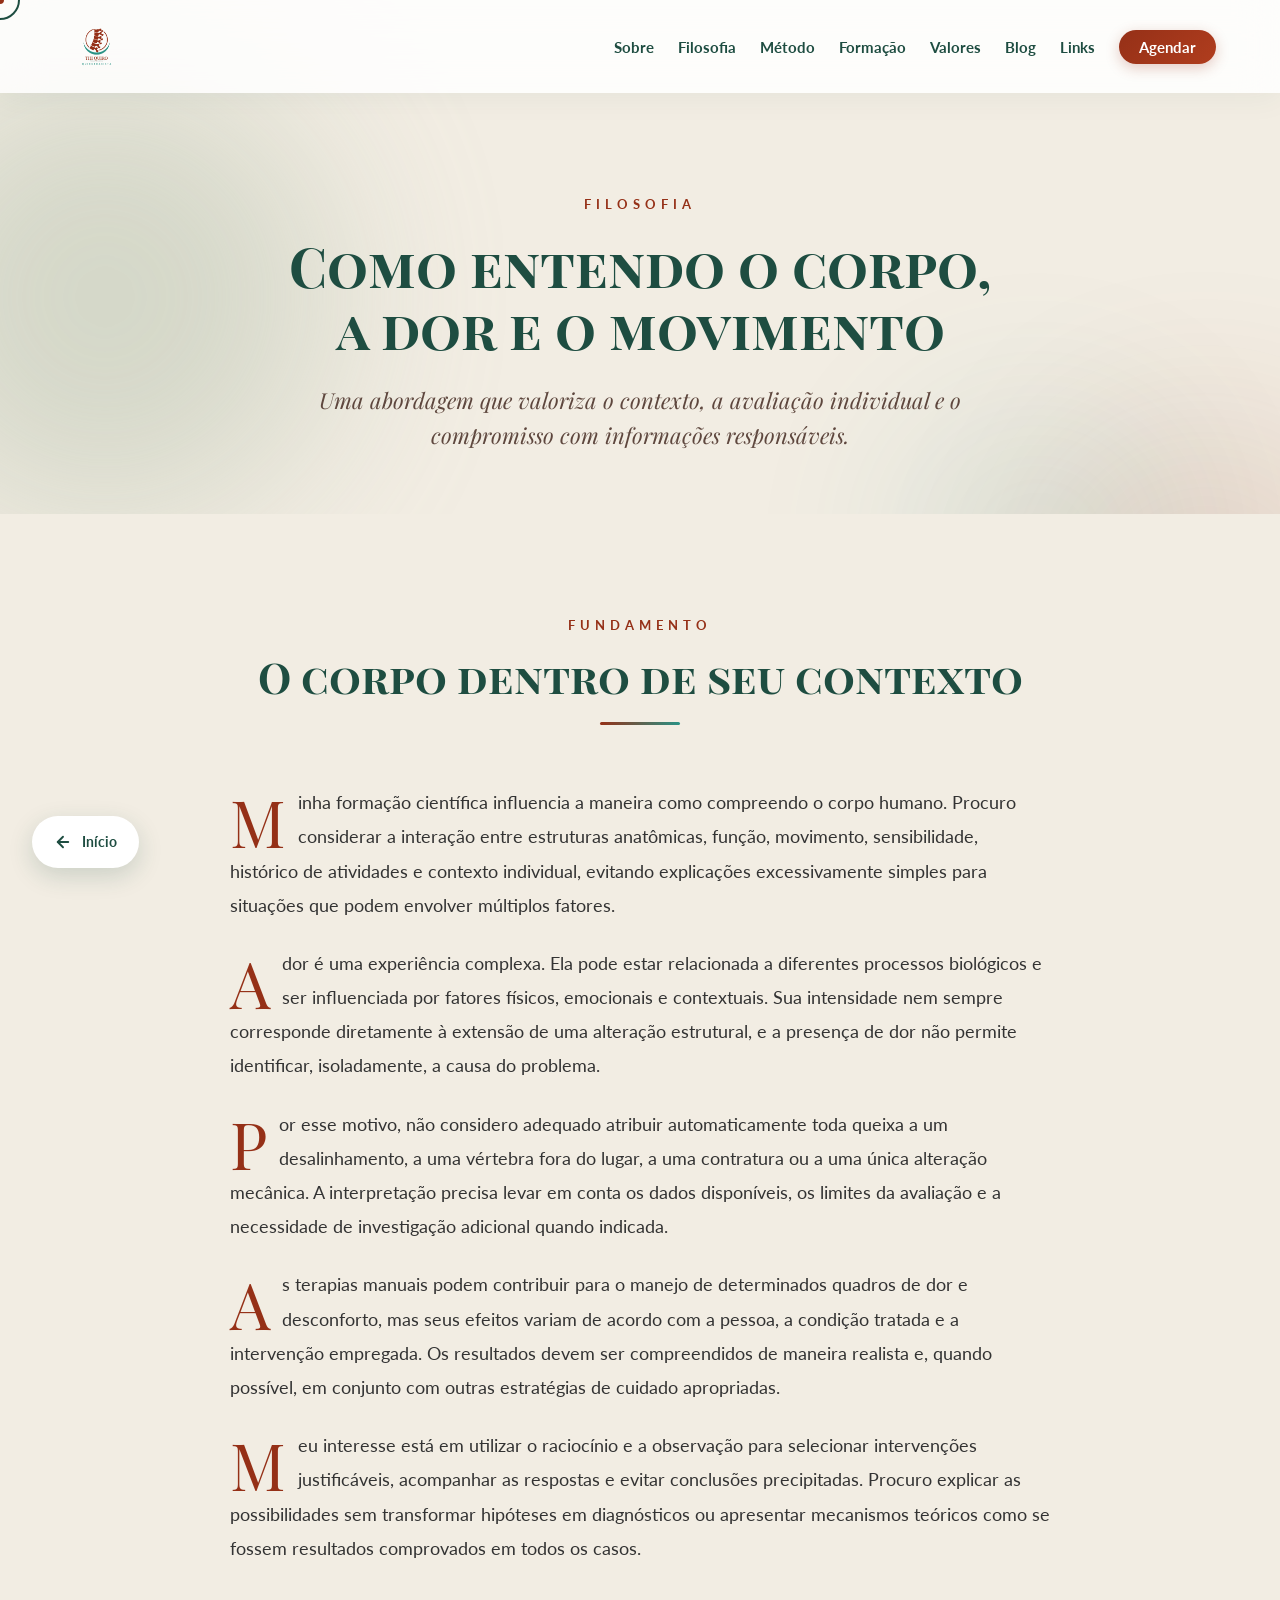
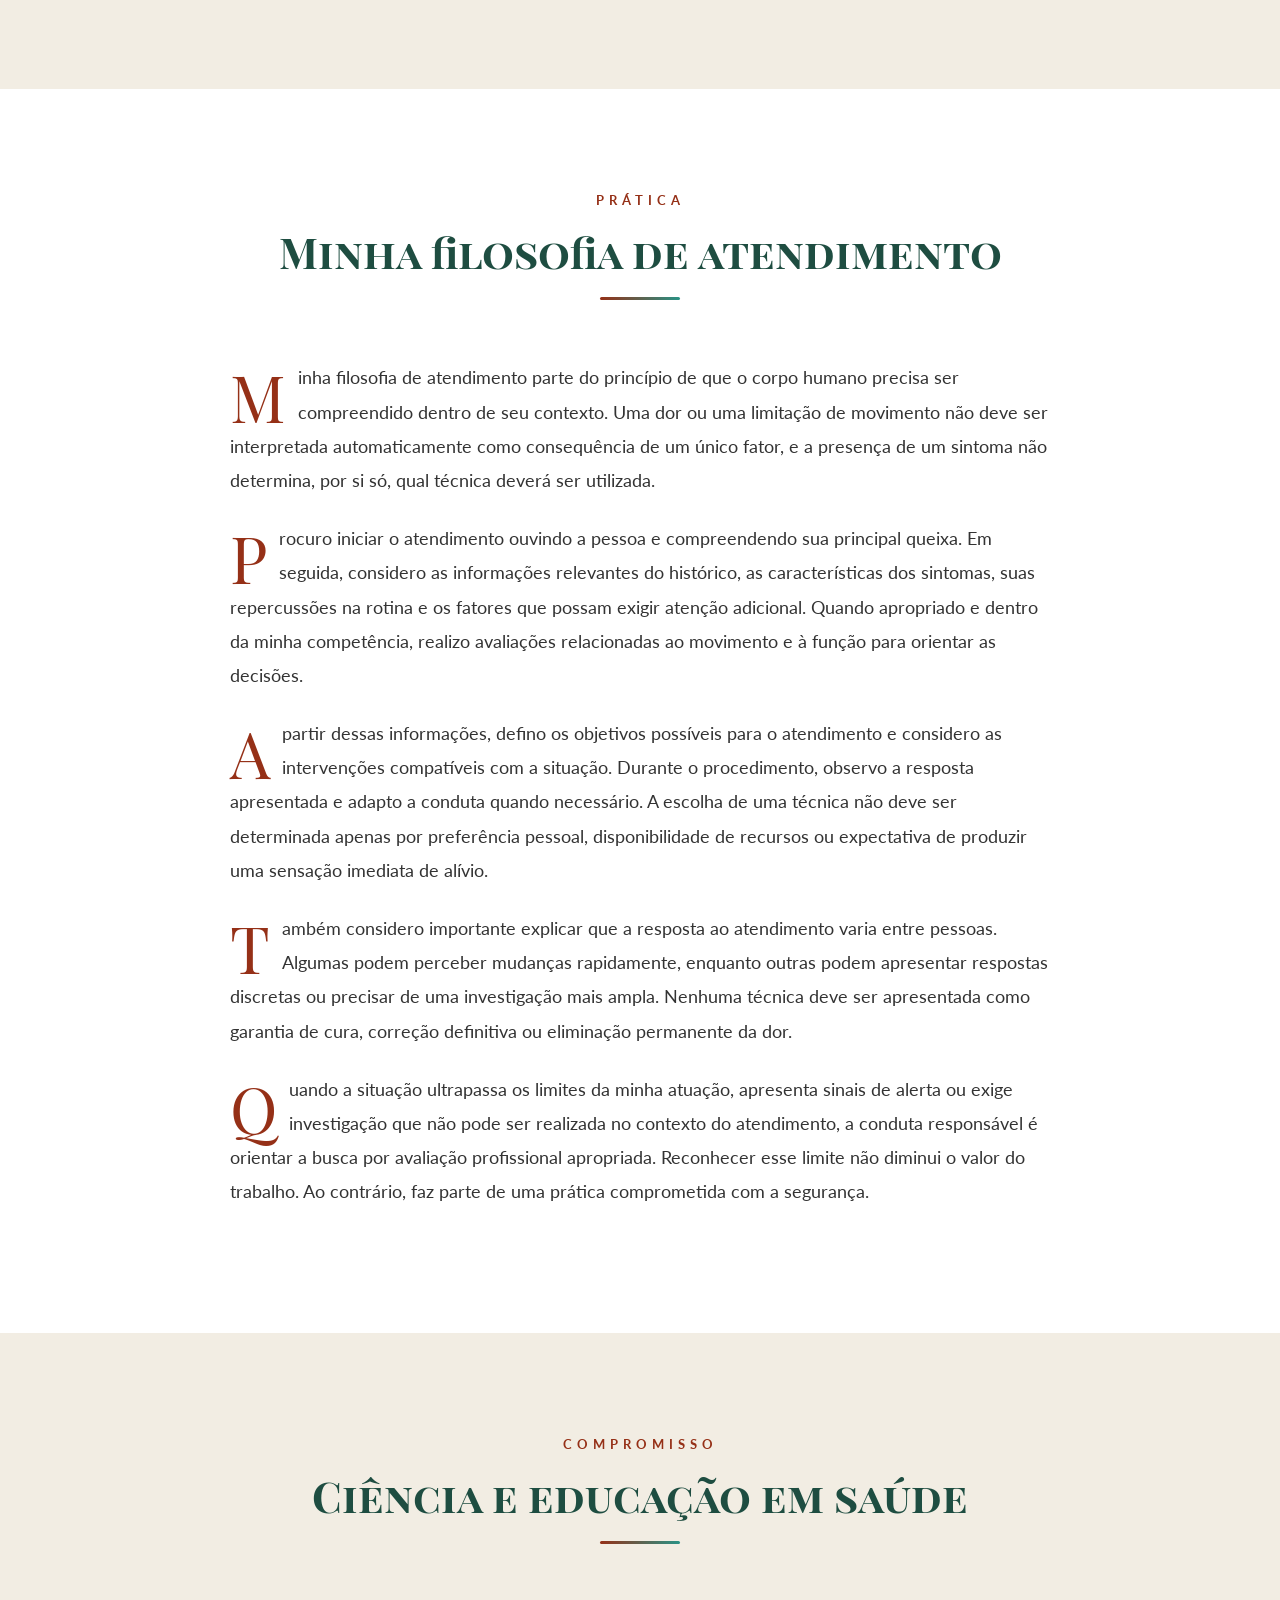
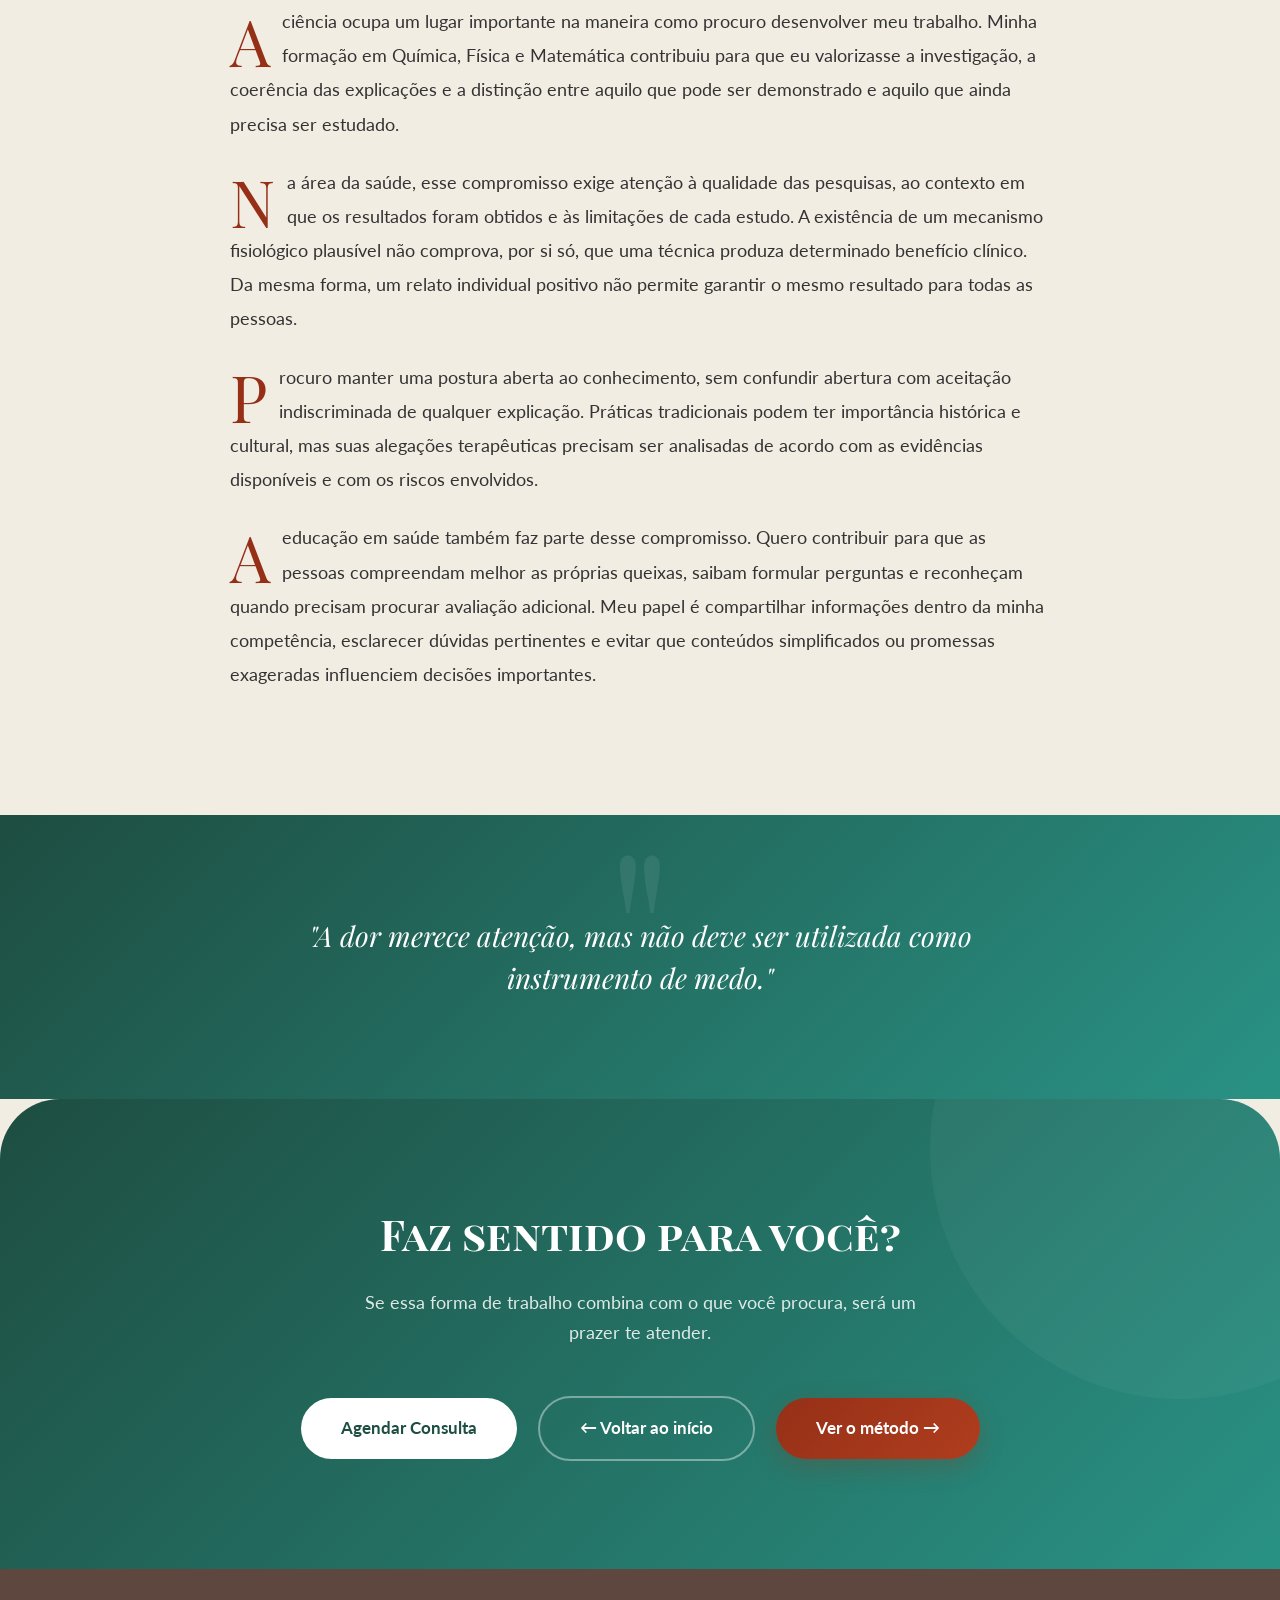
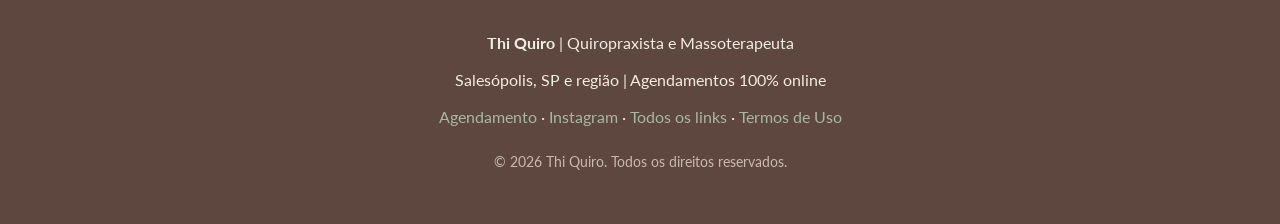
<file: filosofia.html>
<!DOCTYPE html>
<html lang="pt-BR">
<head>
    <meta charset="UTF-8">
    <meta name="viewport" content="width=device-width, initial-scale=1.0">
    <title>Filosofia | Thi Quiro</title>
    <meta name="description" content="Como entendo o corpo, a dor e o movimento. Compromisso com a ciência e a educação em saúde.">
    <link rel="preconnect" href="https://fonts.googleapis.com">
    <link rel="preconnect" href="https://fonts.gstatic.com" crossorigin>
    <link href="https://fonts.googleapis.com/css2?family=Lato:wght@300;400;700&family=Playfair+Display:ital,wght@0,400;0,700;1,400&family=Playfair+Display+SC:wght@700&display=swap" rel="stylesheet">
    <link rel="icon" href="favicon.ico" sizes="any">
    <link rel="icon" type="image/png" href="favicon-32x32.png" sizes="32x32">
    <link rel="icon" type="image/png" href="favicon-16x16.png" sizes="16x16">
    <link rel="apple-touch-icon" href="apple-touch-icon.png">
    <link rel="stylesheet" href="estilo.css">
    <style>
        .bloco-texto {
            max-width: 820px; margin: 0 auto;
            font-size: 18px; line-height: 1.9;
            color: var(--cinza-escuro);
        }
        .bloco-texto p { margin-bottom: 24px; }
        .bloco-texto p:first-letter {
            font-family: var(--fonte-titulo);
            font-size: 64px;
            line-height: 0.9;
            color: var(--terracota);
            float: left;
            margin: 8px 12px 0 0;
        }
        .filosofia-secao { background-color: var(--branco); }
        .filosofia-secao:nth-child(even) { background-color: var(--bege-claro); }
    </style>
</head>
<body>

    <div class="cursor-dot"></div>
    <div class="cursor-ring"></div>
    <div class="blob blob-1"></div>
    <div class="blob blob-2"></div>
    <div class="blob blob-3"></div>

    <header>
        <div class="header-container">
            <a href="index.html" class="logo">
                <img src="logo.png" alt="Thi Quiro - Quiropraxista e Massoterapeuta">
            </a>
            <nav>
                <ul>
                    <li><a href="sobre.html">Sobre</a></li>
                    <li><a href="filosofia.html">Filosofia</a></li>
                    <li><a href="metodo.html">Método</a></li>
                    <li><a href="formacao.html">Formação</a></li>
                    <li><a href="valores.html">Valores</a></li>
                    <li><a href="blog.html">Blog</a></li>
                    <li><a href="links.html">Links</a></li>
                    <li><a href="https://cal.com/thi.quiro" class="nav-agendar" target="_blank" rel="noopener">Agendar</a></li>
                </ul>
            </nav>
        </div>
    </header>

    <section class="page-hero">
        <span class="label reveal">Filosofia</span>
        <h1 class="reveal">Como entendo o corpo,<br>a dor e o movimento</h1>
        <p class="lead reveal">
            Uma abordagem que valoriza o contexto, a avaliação individual e o
            compromisso com informações responsáveis.
        </p>
    </section>

    <section class="filosofia-secao">
        <div class="container">
            <span class="secao-label reveal">Fundamento</span>
            <h2 class="secao-titulo reveal">O corpo dentro de seu contexto</h2>
            <div class="bloco-texto">
                <p class="reveal">
                    Minha formação científica influencia a maneira como compreendo o corpo humano.
                    Procuro considerar a interação entre estruturas anatômicas, função, movimento,
                    sensibilidade, histórico de atividades e contexto individual, evitando explicações
                    excessivamente simples para situações que podem envolver múltiplos fatores.
                </p>
                <p class="reveal">
                    A dor é uma experiência complexa. Ela pode estar relacionada a diferentes processos
                    biológicos e ser influenciada por fatores físicos, emocionais e contextuais. Sua
                    intensidade nem sempre corresponde diretamente à extensão de uma alteração estrutural,
                    e a presença de dor não permite identificar, isoladamente, a causa do problema.
                </p>
                <p class="reveal">
                    Por esse motivo, não considero adequado atribuir automaticamente toda queixa a um
                    desalinhamento, a uma vértebra fora do lugar, a uma contratura ou a uma única
                    alteração mecânica. A interpretação precisa levar em conta os dados disponíveis,
                    os limites da avaliação e a necessidade de investigação adicional quando indicada.
                </p>
                <p class="reveal">
                    As terapias manuais podem contribuir para o manejo de determinados quadros de dor
                    e desconforto, mas seus efeitos variam de acordo com a pessoa, a condição tratada
                    e a intervenção empregada. Os resultados devem ser compreendidos de maneira realista
                    e, quando possível, em conjunto com outras estratégias de cuidado apropriadas.
                </p>
                <p class="reveal">
                    Meu interesse está em utilizar o raciocínio e a observação para selecionar
                    intervenções justificáveis, acompanhar as respostas e evitar conclusões precipitadas.
                    Procuro explicar as possibilidades sem transformar hipóteses em diagnósticos ou
                    apresentar mecanismos teóricos como se fossem resultados comprovados em todos os casos.
                </p>
            </div>
        </div>
    </section>

    <section class="filosofia-secao">
        <div class="container">
            <span class="secao-label reveal">Prática</span>
            <h2 class="secao-titulo reveal">Minha filosofia de atendimento</h2>
            <div class="bloco-texto">
                <p class="reveal">
                    Minha filosofia de atendimento parte do princípio de que o corpo humano precisa
                    ser compreendido dentro de seu contexto. Uma dor ou uma limitação de movimento
                    não deve ser interpretada automaticamente como consequência de um único fator,
                    e a presença de um sintoma não determina, por si só, qual técnica deverá ser utilizada.
                </p>
                <p class="reveal">
                    Procuro iniciar o atendimento ouvindo a pessoa e compreendendo sua principal queixa.
                    Em seguida, considero as informações relevantes do histórico, as características dos
                    sintomas, suas repercussões na rotina e os fatores que possam exigir atenção adicional.
                    Quando apropriado e dentro da minha competência, realizo avaliações relacionadas ao
                    movimento e à função para orientar as decisões.
                </p>
                <p class="reveal">
                    A partir dessas informações, defino os objetivos possíveis para o atendimento e
                    considero as intervenções compatíveis com a situação. Durante o procedimento,
                    observo a resposta apresentada e adapto a conduta quando necessário. A escolha de
                    uma técnica não deve ser determinada apenas por preferência pessoal, disponibilidade
                    de recursos ou expectativa de produzir uma sensação imediata de alívio.
                </p>
                <p class="reveal">
                    Também considero importante explicar que a resposta ao atendimento varia entre
                    pessoas. Algumas podem perceber mudanças rapidamente, enquanto outras podem
                    apresentar respostas discretas ou precisar de uma investigação mais ampla. Nenhuma
                    técnica deve ser apresentada como garantia de cura, correção definitiva ou eliminação
                    permanente da dor.
                </p>
                <p class="reveal">
                    Quando a situação ultrapassa os limites da minha atuação, apresenta sinais de alerta
                    ou exige investigação que não pode ser realizada no contexto do atendimento, a
                    conduta responsável é orientar a busca por avaliação profissional apropriada.
                    Reconhecer esse limite não diminui o valor do trabalho. Ao contrário, faz parte de
                    uma prática comprometida com a segurança.
                </p>
            </div>
        </div>
    </section>

    <section class="filosofia-secao">
        <div class="container">
            <span class="secao-label reveal">Compromisso</span>
            <h2 class="secao-titulo reveal">Ciência e educação em saúde</h2>
            <div class="bloco-texto">
                <p class="reveal">
                    A ciência ocupa um lugar importante na maneira como procuro desenvolver meu trabalho.
                    Minha formação em Química, Física e Matemática contribuiu para que eu valorizasse a
                    investigação, a coerência das explicações e a distinção entre aquilo que pode ser
                    demonstrado e aquilo que ainda precisa ser estudado.
                </p>
                <p class="reveal">
                    Na área da saúde, esse compromisso exige atenção à qualidade das pesquisas, ao
                    contexto em que os resultados foram obtidos e às limitações de cada estudo. A
                    existência de um mecanismo fisiológico plausível não comprova, por si só, que uma
                    técnica produza determinado benefício clínico. Da mesma forma, um relato individual
                    positivo não permite garantir o mesmo resultado para todas as pessoas.
                </p>
                <p class="reveal">
                    Procuro manter uma postura aberta ao conhecimento, sem confundir abertura com
                    aceitação indiscriminada de qualquer explicação. Práticas tradicionais podem ter
                    importância histórica e cultural, mas suas alegações terapêuticas precisam ser
                    analisadas de acordo com as evidências disponíveis e com os riscos envolvidos.
                </p>
                <p class="reveal">
                    A educação em saúde também faz parte desse compromisso. Quero contribuir para que
                    as pessoas compreendam melhor as próprias queixas, saibam formular perguntas e
                    reconheçam quando precisam procurar avaliação adicional. Meu papel é compartilhar
                    informações dentro da minha competência, esclarecer dúvidas pertinentes e evitar
                    que conteúdos simplificados ou promessas exageradas influenciem decisões importantes.
                </p>
            </div>
        </div>
    </section>

    <section class="citacao">
        <blockquote class="reveal">
            "A dor merece atenção, mas não deve ser utilizada como instrumento de medo."
        </blockquote>
    </section>

    <section class="cta">
        <h2 class="reveal">Faz sentido para você?</h2>
        <p class="reveal">
            Se essa forma de trabalho combina com o que você procura, será um prazer te atender.
        </p>
        <div class="reveal">
            <a href="https://cal.com/thi.quiro" target="_blank" rel="noopener" class="btn btn-claro">Agendar Consulta</a>
            <a href="index.html" class="btn-voltar-cta">← Voltar ao início</a>
            <a href="metodo.html" class="btn btn-primario">Ver o método →</a>
        </div>
    </section>

        <footer>
        <p><strong>Thi Quiro</strong> | Quiropraxista e Massoterapeuta</p>
        <p>Salesópolis, SP e região | Agendamentos 100% online</p>
        <p>
            <a href="https://cal.com/thi.quiro" target="_blank" rel="noopener">Agendamento</a> ·
            <a href="https://instagram.com/thi.quiro" target="_blank" rel="noopener">Instagram</a> ·
            <a href="links.html">Todos os links</a> · 
            <a href="termos.html">Termos de Uso</a>
        </p>
        <p style="margin-top: 20px; font-size: 14px; opacity: 0.7;">© 2026 Thi Quiro. Todos os direitos reservados.</p>
    </footer>

    <a href="index.html" class="btn-voltar" aria-label="Voltar ao início">
        <svg width="18" height="18" viewBox="0 0 24 24" fill="none" stroke="currentColor" stroke-width="2.5" stroke-linecap="round" stroke-linejoin="round">
            <line x1="19" y1="12" x2="5" y2="12"/>
            <polyline points="12 19 5 12 12 5"/>
        </svg>
        Início
    </a>

    <script>
        const cursorDot = document.querySelector('.cursor-dot');
        const cursorRing = document.querySelector('.cursor-ring');
        const pointerFine = window.matchMedia('(pointer: fine)').matches;
        if (pointerFine) {
            document.addEventListener('mousemove', (e) => {
                cursorDot.style.transform = `translate(${e.clientX}px, ${e.clientY}px) translate(-50%, -50%)`;
                cursorRing.style.transform = `translate(${e.clientX}px, ${e.clientY}px) translate(-50%, -50%)`;
            });
            document.querySelectorAll('a, button').forEach(el => {
                el.addEventListener('mouseenter', () => cursorRing.classList.add('hover'));
                el.addEventListener('mouseleave', () => cursorRing.classList.remove('hover'));
            });
        }
        const revealElements = document.querySelectorAll('.reveal');
        const revealObserver = new IntersectionObserver((entries) => {
            entries.forEach((entry, index) => {
                if (entry.isIntersecting) {
                    setTimeout(() => entry.target.classList.add('visible'), index * 60);
                    revealObserver.unobserve(entry.target);
                }
            });
        }, { threshold: 0.12, rootMargin: '0px 0px -60px 0px' });
        revealElements.forEach(el => revealObserver.observe(el));
    </script>

</body>
</html>
</file>
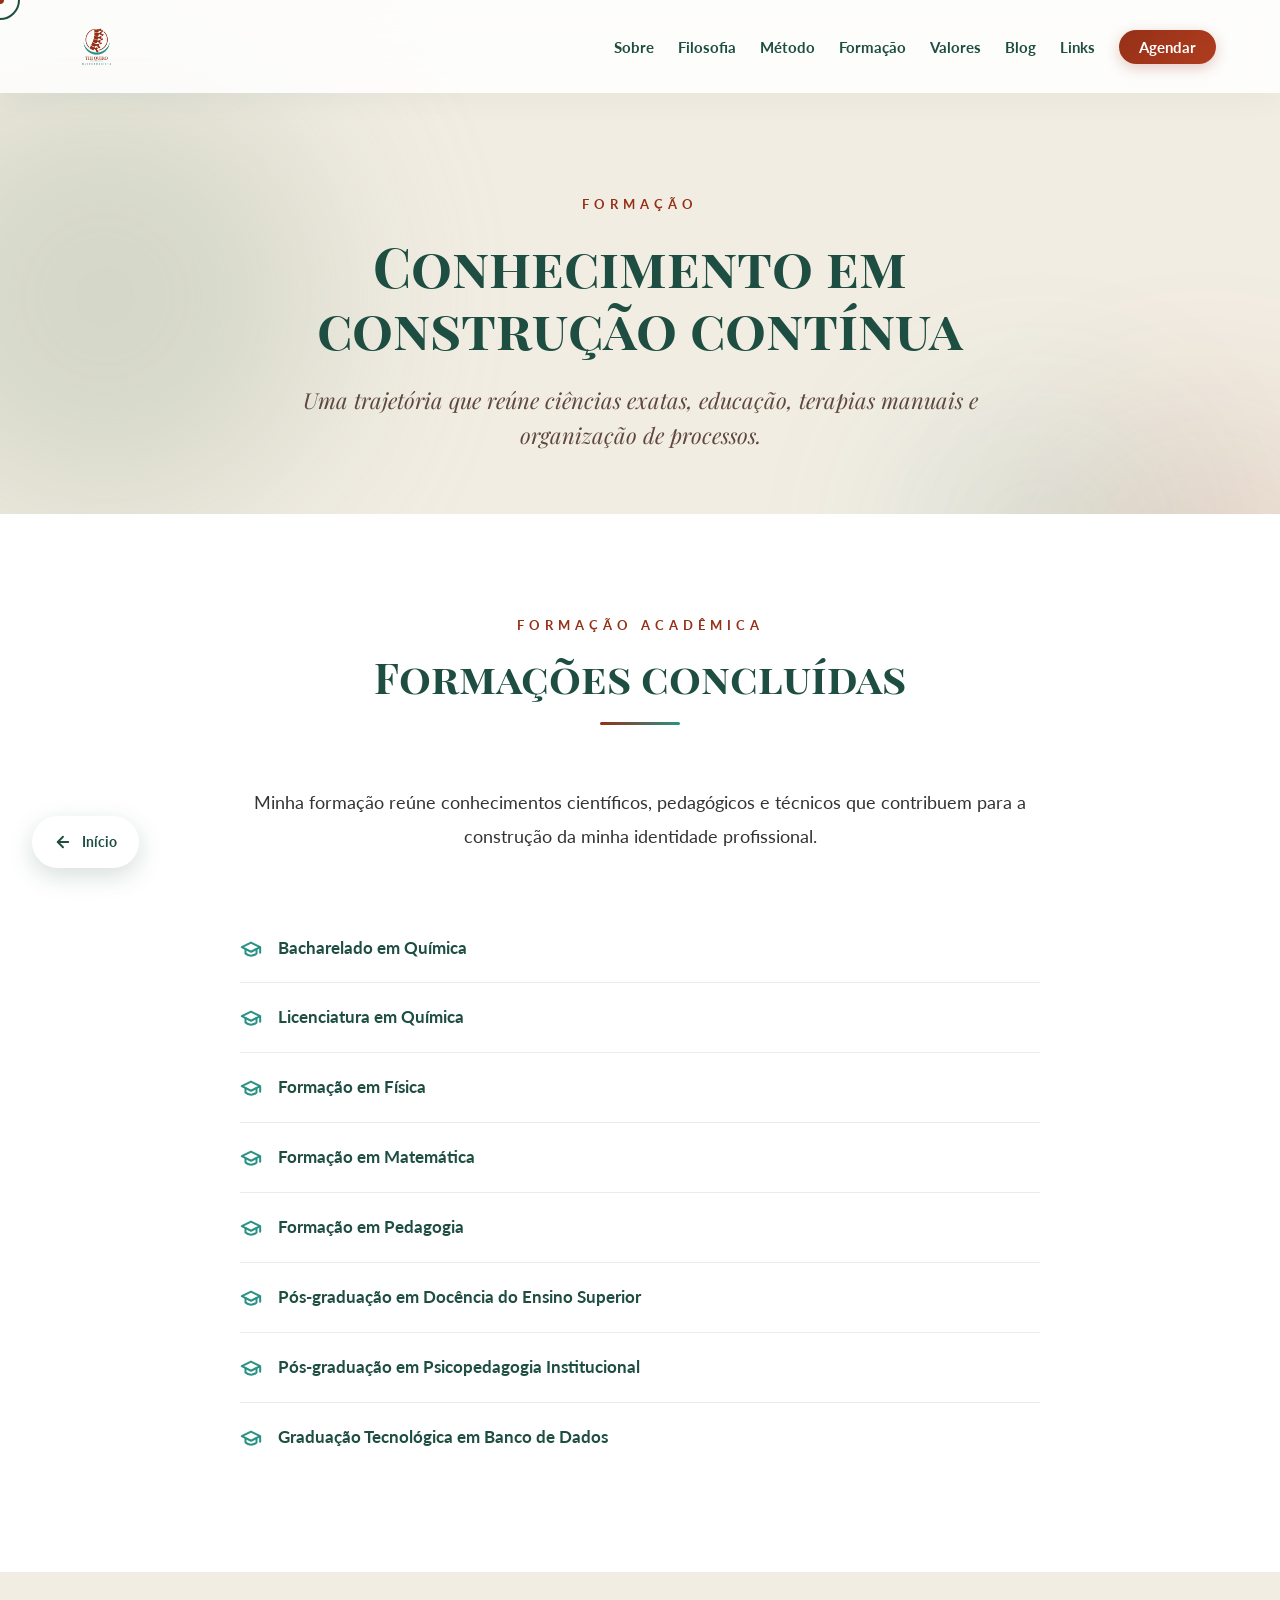
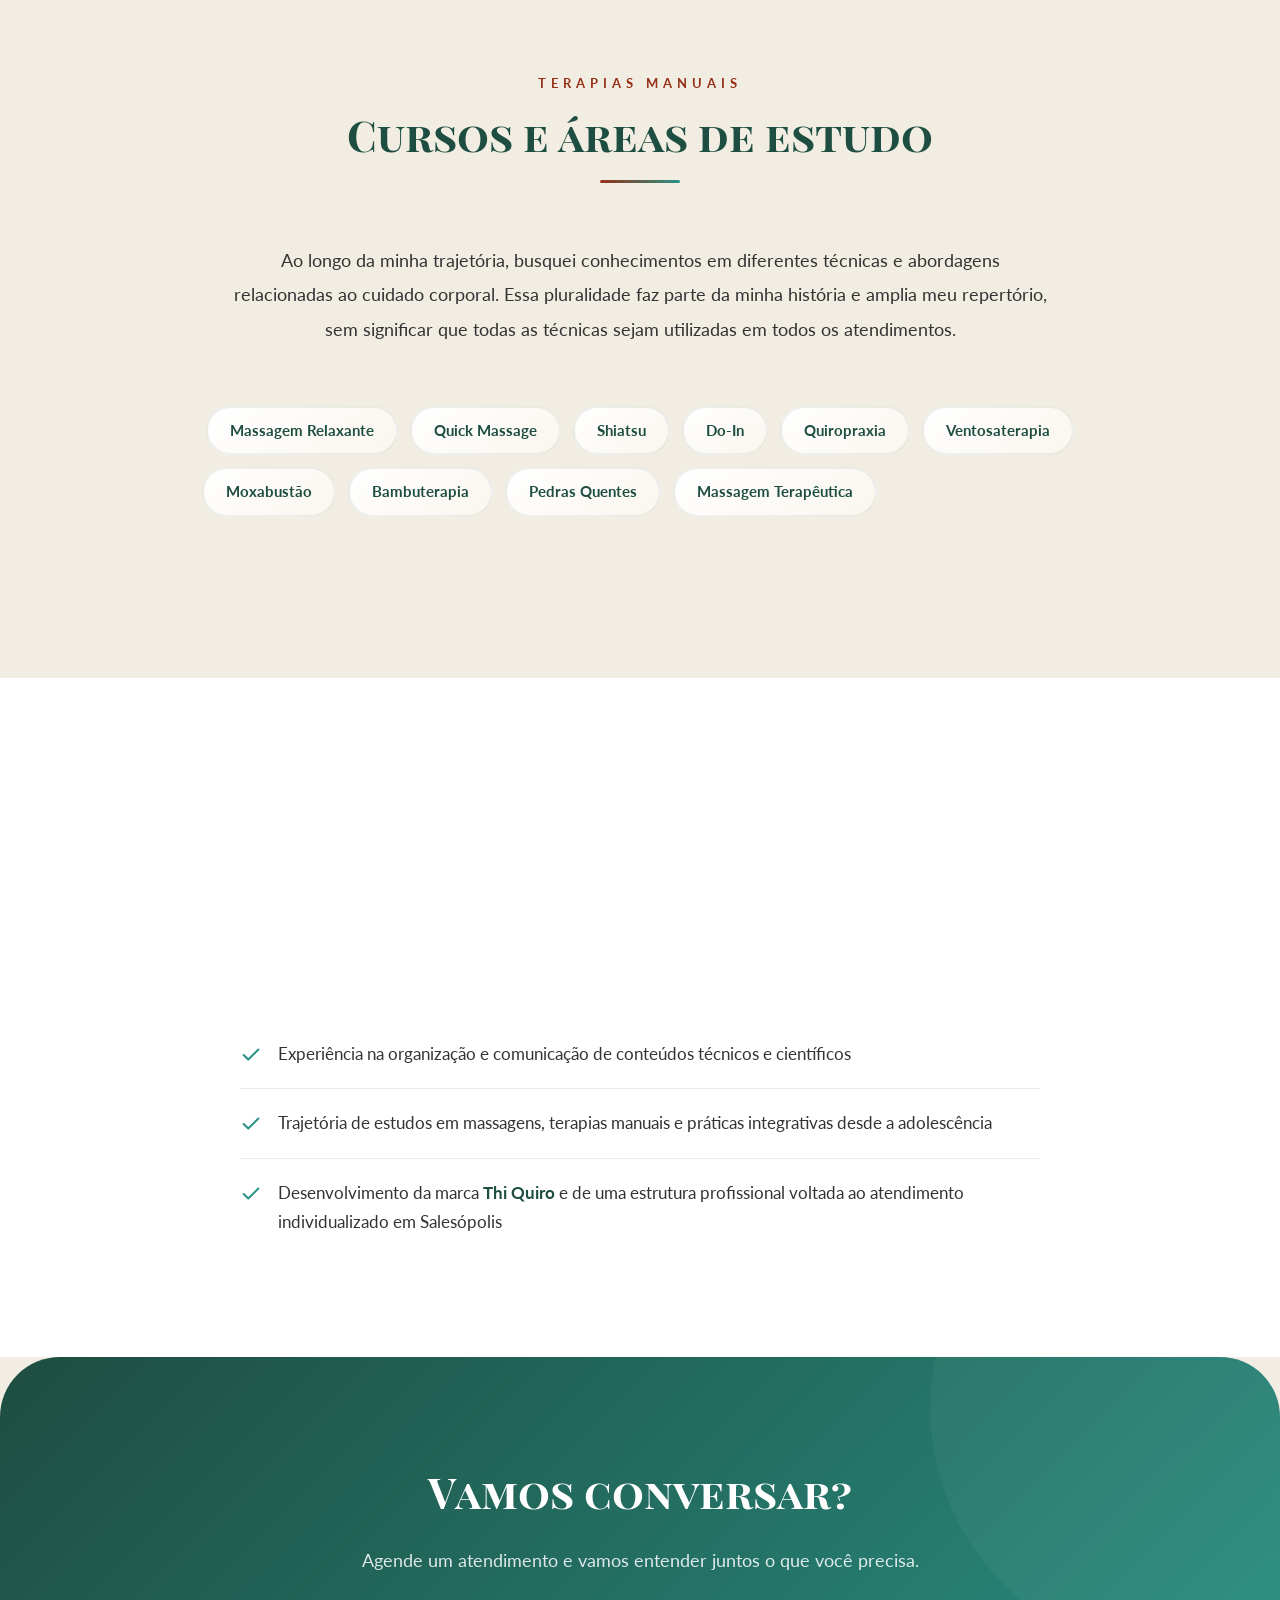
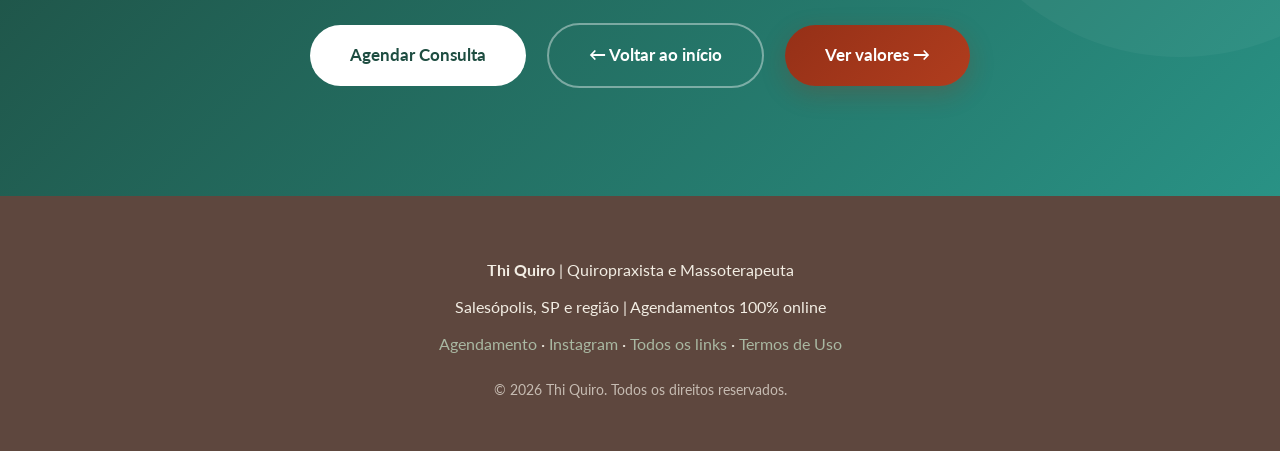
<file: formacao.html>
<!DOCTYPE html>
<html lang="pt-BR">
<head>
    <meta charset="UTF-8">
    <meta name="viewport" content="width=device-width, initial-scale=1.0">
    <title>Formação | Thi Quiro</title>
    <meta name="description" content="Formação acadêmica, cursos em terapias manuais e experiência profissional de Thiago Alvarenga.">
    <link rel="preconnect" href="https://fonts.googleapis.com">
    <link rel="preconnect" href="https://fonts.gstatic.com" crossorigin>
    <link href="https://fonts.googleapis.com/css2?family=Lato:wght@300;400;700&family=Playfair+Display:ital,wght@0,400;0,700;1,400&family=Playfair+Display+SC:wght@700&display=swap" rel="stylesheet">
    <link rel="icon" href="favicon.ico" sizes="any">
    <link rel="icon" type="image/png" href="favicon-32x32.png" sizes="32x32">
    <link rel="icon" type="image/png" href="favicon-16x16.png" sizes="16x16">
    <link rel="apple-touch-icon" href="apple-touch-icon.png">
    <link rel="stylesheet" href="estilo.css">
    <style>
        .formacao-secao { background-color: var(--branco); }
        .formacao-secao.alt { background-color: var(--bege-claro); }

        .lista-formacao {
            max-width: 800px; margin: 0 auto;
            list-style: none;
        }
        .lista-formacao li {
            display: flex; align-items: flex-start;
            gap: 16px;
            padding: 20px 0;
            border-bottom: 1px solid rgba(30, 77, 65, 0.1);
            font-size: 17px;
            color: var(--cinza-escuro);
            line-height: 1.7;
        }
        .lista-formacao li:last-child { border-bottom: none; }
        .lista-formacao li svg {
            flex-shrink: 0;
            margin-top: 4px;
            color: var(--verde-petroleo);
        }
        .lista-formacao li strong {
            color: var(--verde-floresta);
            font-weight: 700;
        }

        .badges-grid {
            max-width: 900px; margin: 0 auto;
            display: flex; flex-wrap: wrap;
            gap: 12px; justify-content: center;
        }
        .badge {
            display: inline-block;
            padding: 10px 22px;
            background: linear-gradient(145deg, var(--branco), #faf6ef);
            color: var(--verde-floresta);
            border-radius: 50px;
            font-size: 15px; font-weight: 700;
            border: 2px solid rgba(30, 77, 65, 0.08);
            transition: all 0.3s ease;
        }
        .badge:hover {
            background: linear-gradient(135deg, var(--verde-floresta), var(--verde-petroleo));
            color: var(--branco);
            transform: translateY(-3px);
            box-shadow: 0 10px 25px rgba(30, 77, 65, 0.2);
        }

        .intro-formacao {
            max-width: 820px; margin: 0 auto 60px;
            text-align: center;
            font-size: 18px; line-height: 1.9;
            color: var(--cinza-escuro);
        }
    </style>
</head>
<body>

    <div class="cursor-dot"></div>
    <div class="cursor-ring"></div>
    <div class="blob blob-1"></div>
    <div class="blob blob-2"></div>
    <div class="blob blob-3"></div>

    <header>
        <div class="header-container">
            <a href="index.html" class="logo">
                <img src="logo.png" alt="Thi Quiro - Quiropraxista e Massoterapeuta">
            </a>
            <nav>
                <ul>
                    <li><a href="sobre.html">Sobre</a></li>
                    <li><a href="filosofia.html">Filosofia</a></li>
                    <li><a href="metodo.html">Método</a></li>
                    <li><a href="formacao.html">Formação</a></li>
                    <li><a href="valores.html">Valores</a></li>
                    <li><a href="blog.html">Blog</a></li>
                    <li><a href="links.html">Links</a></li>
                    <li><a href="https://cal.com/thi.quiro" class="nav-agendar" target="_blank" rel="noopener">Agendar</a></li>
                </ul>
            </nav>
        </div>
    </header>

    <section class="page-hero">
        <span class="label reveal">Formação</span>
        <h1 class="reveal">Conhecimento em<br>construção contínua</h1>
        <p class="lead reveal">
            Uma trajetória que reúne ciências exatas, educação, terapias manuais
            e organização de processos.
        </p>
    </section>

    <section class="formacao-secao">
        <div class="container">
            <span class="secao-label reveal">Formação Acadêmica</span>
            <h2 class="secao-titulo reveal">Formações concluídas</h2>
            <p class="intro-formacao reveal">
                Minha formação reúne conhecimentos científicos, pedagógicos e técnicos que
                contribuem para a construção da minha identidade profissional.
            </p>
            <ul class="lista-formacao">
                <li class="reveal">
                    <svg width="22" height="22" viewBox="0 0 24 24" fill="none" stroke="currentColor" stroke-width="2.2" stroke-linecap="round" stroke-linejoin="round"><path d="M22 10v6M2 10l10-5 10 5-10 5z"/><path d="M6 12v5c3 3 9 3 12 0v-5"/></svg>
                    <span><strong>Bacharelado em Química</strong></span>
                </li>
                <li class="reveal">
                    <svg width="22" height="22" viewBox="0 0 24 24" fill="none" stroke="currentColor" stroke-width="2.2" stroke-linecap="round" stroke-linejoin="round"><path d="M22 10v6M2 10l10-5 10 5-10 5z"/><path d="M6 12v5c3 3 9 3 12 0v-5"/></svg>
                    <span><strong>Licenciatura em Química</strong></span>
                </li>
                <li class="reveal">
                    <svg width="22" height="22" viewBox="0 0 24 24" fill="none" stroke="currentColor" stroke-width="2.2" stroke-linecap="round" stroke-linejoin="round"><path d="M22 10v6M2 10l10-5 10 5-10 5z"/><path d="M6 12v5c3 3 9 3 12 0v-5"/></svg>
                    <span><strong>Formação em Física</strong></span>
                </li>
                <li class="reveal">
                    <svg width="22" height="22" viewBox="0 0 24 24" fill="none" stroke="currentColor" stroke-width="2.2" stroke-linecap="round" stroke-linejoin="round"><path d="M22 10v6M2 10l10-5 10 5-10 5z"/><path d="M6 12v5c3 3 9 3 12 0v-5"/></svg>
                    <span><strong>Formação em Matemática</strong></span>
                </li>
                <li class="reveal">
                    <svg width="22" height="22" viewBox="0 0 24 24" fill="none" stroke="currentColor" stroke-width="2.2" stroke-linecap="round" stroke-linejoin="round"><path d="M22 10v6M2 10l10-5 10 5-10 5z"/><path d="M6 12v5c3 3 9 3 12 0v-5"/></svg>
                    <span><strong>Formação em Pedagogia</strong></span>
                </li>
                <li class="reveal">
                    <svg width="22" height="22" viewBox="0 0 24 24" fill="none" stroke="currentColor" stroke-width="2.2" stroke-linecap="round" stroke-linejoin="round"><path d="M22 10v6M2 10l10-5 10 5-10 5z"/><path d="M6 12v5c3 3 9 3 12 0v-5"/></svg>
                    <span><strong>Pós-graduação em Docência do Ensino Superior</strong></span>
                </li>
                <li class="reveal">
                    <svg width="22" height="22" viewBox="0 0 24 24" fill="none" stroke="currentColor" stroke-width="2.2" stroke-linecap="round" stroke-linejoin="round"><path d="M22 10v6M2 10l10-5 10 5-10 5z"/><path d="M6 12v5c3 3 9 3 12 0v-5"/></svg>
                    <span><strong>Pós-graduação em Psicopedagogia Institucional</strong></span>
                </li>
                <li class="reveal">
                    <svg width="22" height="22" viewBox="0 0 24 24" fill="none" stroke="currentColor" stroke-width="2.2" stroke-linecap="round" stroke-linejoin="round"><path d="M22 10v6M2 10l10-5 10 5-10 5z"/><path d="M6 12v5c3 3 9 3 12 0v-5"/></svg>
                    <span><strong>Graduação Tecnológica em Banco de Dados</strong></span>
                </li>
            </ul>
        </div>
    </section>

    <section class="formacao-secao alt">
        <div class="container">
            <span class="secao-label reveal">Terapias Manuais</span>
            <h2 class="secao-titulo reveal">Cursos e áreas de estudo</h2>
            <p class="intro-formacao reveal">
                Ao longo da minha trajetória, busquei conhecimentos em diferentes técnicas e abordagens
                relacionadas ao cuidado corporal. Essa pluralidade faz parte da minha história e
                amplia meu repertório, sem significar que todas as técnicas sejam utilizadas em
                todos os atendimentos.
            </p>
            <div class="badges-grid">
                <span class="badge reveal">Massagem Relaxante</span>
                <span class="badge reveal">Quick Massage</span>
                <span class="badge reveal">Shiatsu</span>
                <span class="badge reveal">Do-In</span>
                <span class="badge reveal">Quiropraxia</span>
                <span class="badge reveal">Ventosaterapia</span>
                <span class="badge reveal">Moxabustão</span>
                <span class="badge reveal">Bambuterapia</span>
                <span class="badge reveal">Pedras Quentes</span>
                <span class="badge reveal">Massagem Terapêutica</span>
                <span class="badge reveal">Liberação Miofascial</span>
                <span class="badge reveal">Craniopuntura</span>
                <span class="badge reveal">Medicina Tradicional Chinesa</span>
                <span class="badge reveal">Reiki</span>
                <span class="badge reveal">Cristaloterapia</span>
                <span class="badge reveal">Stiper</span>
                <span class="badge reveal">Cone Hindu</span>
            </div>
        </div>
    </section>

    <section class="formacao-secao">
        <div class="container">
            <span class="secao-label reveal">Experiência</span>
            <h2 class="secao-titulo reveal">Trajetória profissional</h2>
            <ul class="lista-formacao">
                <li class="reveal">
                    <svg width="22" height="22" viewBox="0 0 24 24" fill="none" stroke="currentColor" stroke-width="2.2" stroke-linecap="round" stroke-linejoin="round"><polyline points="20 6 9 17 4 12"/></svg>
                    <span><strong>16 anos de docência</strong> em Matemática, Física e Química</span>
                </li>
                <li class="reveal">
                    <svg width="22" height="22" viewBox="0 0 24 24" fill="none" stroke="currentColor" stroke-width="2.2" stroke-linecap="round" stroke-linejoin="round"><polyline points="20 6 9 17 4 12"/></svg>
                    <span>Experiência na organização e comunicação de conteúdos técnicos e científicos</span>
                </li>
                <li class="reveal">
                    <svg width="22" height="22" viewBox="0 0 24 24" fill="none" stroke="currentColor" stroke-width="2.2" stroke-linecap="round" stroke-linejoin="round"><polyline points="20 6 9 17 4 12"/></svg>
                    <span>Trajetória de estudos em massagens, terapias manuais e práticas integrativas desde a adolescência</span>
                </li>
                <li class="reveal">
                    <svg width="22" height="22" viewBox="0 0 24 24" fill="none" stroke="currentColor" stroke-width="2.2" stroke-linecap="round" stroke-linejoin="round"><polyline points="20 6 9 17 4 12"/></svg>
                    <span>Desenvolvimento da marca <strong>Thi Quiro</strong> e de uma estrutura profissional voltada ao atendimento individualizado em Salesópolis</span>
                </li>
            </ul>
        </div>
    </section>

    <section class="cta">
        <h2 class="reveal">Vamos conversar?</h2>
        <p class="reveal">
            Agende um atendimento e vamos entender juntos o que você precisa.
        </p>
        <div class="reveal">
            <a href="https://cal.com/thi.quiro" target="_blank" rel="noopener" class="btn btn-claro">Agendar Consulta</a>
            <a href="index.html" class="btn-voltar-cta">← Voltar ao início</a>
            <a href="valores.html" class="btn btn-primario">Ver valores →</a>
        </div>
    </section>

        <footer>
        <p><strong>Thi Quiro</strong> | Quiropraxista e Massoterapeuta</p>
        <p>Salesópolis, SP e região | Agendamentos 100% online</p>
        <p>
            <a href="https://cal.com/thi.quiro" target="_blank" rel="noopener">Agendamento</a> ·
            <a href="https://instagram.com/thi.quiro" target="_blank" rel="noopener">Instagram</a> ·
            <a href="links.html">Todos os links</a> · 
            <a href="termos.html">Termos de Uso</a>
        </p>
        <p style="margin-top: 20px; font-size: 14px; opacity: 0.7;">© 2026 Thi Quiro. Todos os direitos reservados.</p>
    </footer>

    <a href="index.html" class="btn-voltar" aria-label="Voltar ao início">
        <svg width="18" height="18" viewBox="0 0 24 24" fill="none" stroke="currentColor" stroke-width="2.5" stroke-linecap="round" stroke-linejoin="round">
            <line x1="19" y1="12" x2="5" y2="12"/>
            <polyline points="12 19 5 12 12 5"/>
        </svg>
        Início
    </a>

    <script>
        const cursorDot = document.querySelector('.cursor-dot');
        const cursorRing = document.querySelector('.cursor-ring');
        const pointerFine = window.matchMedia('(pointer: fine)').matches;
        if (pointerFine) {
            document.addEventListener('mousemove', (e) => {
                cursorDot.style.transform = `translate(${e.clientX}px, ${e.clientY}px) translate(-50%, -50%)`;
                cursorRing.style.transform = `translate(${e.clientX}px, ${e.clientY}px) translate(-50%, -50%)`;
            });
            document.querySelectorAll('a, button, .badge').forEach(el => {
                el.addEventListener('mouseenter', () => cursorRing.classList.add('hover'));
                el.addEventListener('mouseleave', () => cursorRing.classList.remove('hover'));
            });
        }
        const revealElements = document.querySelectorAll('.reveal');
        const revealObserver = new IntersectionObserver((entries) => {
            entries.forEach((entry, index) => {
                if (entry.isIntersecting) {
                    setTimeout(() => entry.target.classList.add('visible'), index * 50);
                    revealObserver.unobserve(entry.target);
                }
            });
        }, { threshold: 0.12, rootMargin: '0px 0px -60px 0px' });
        revealElements.forEach(el => revealObserver.observe(el));
    </script>

</body>
</html>
</file>
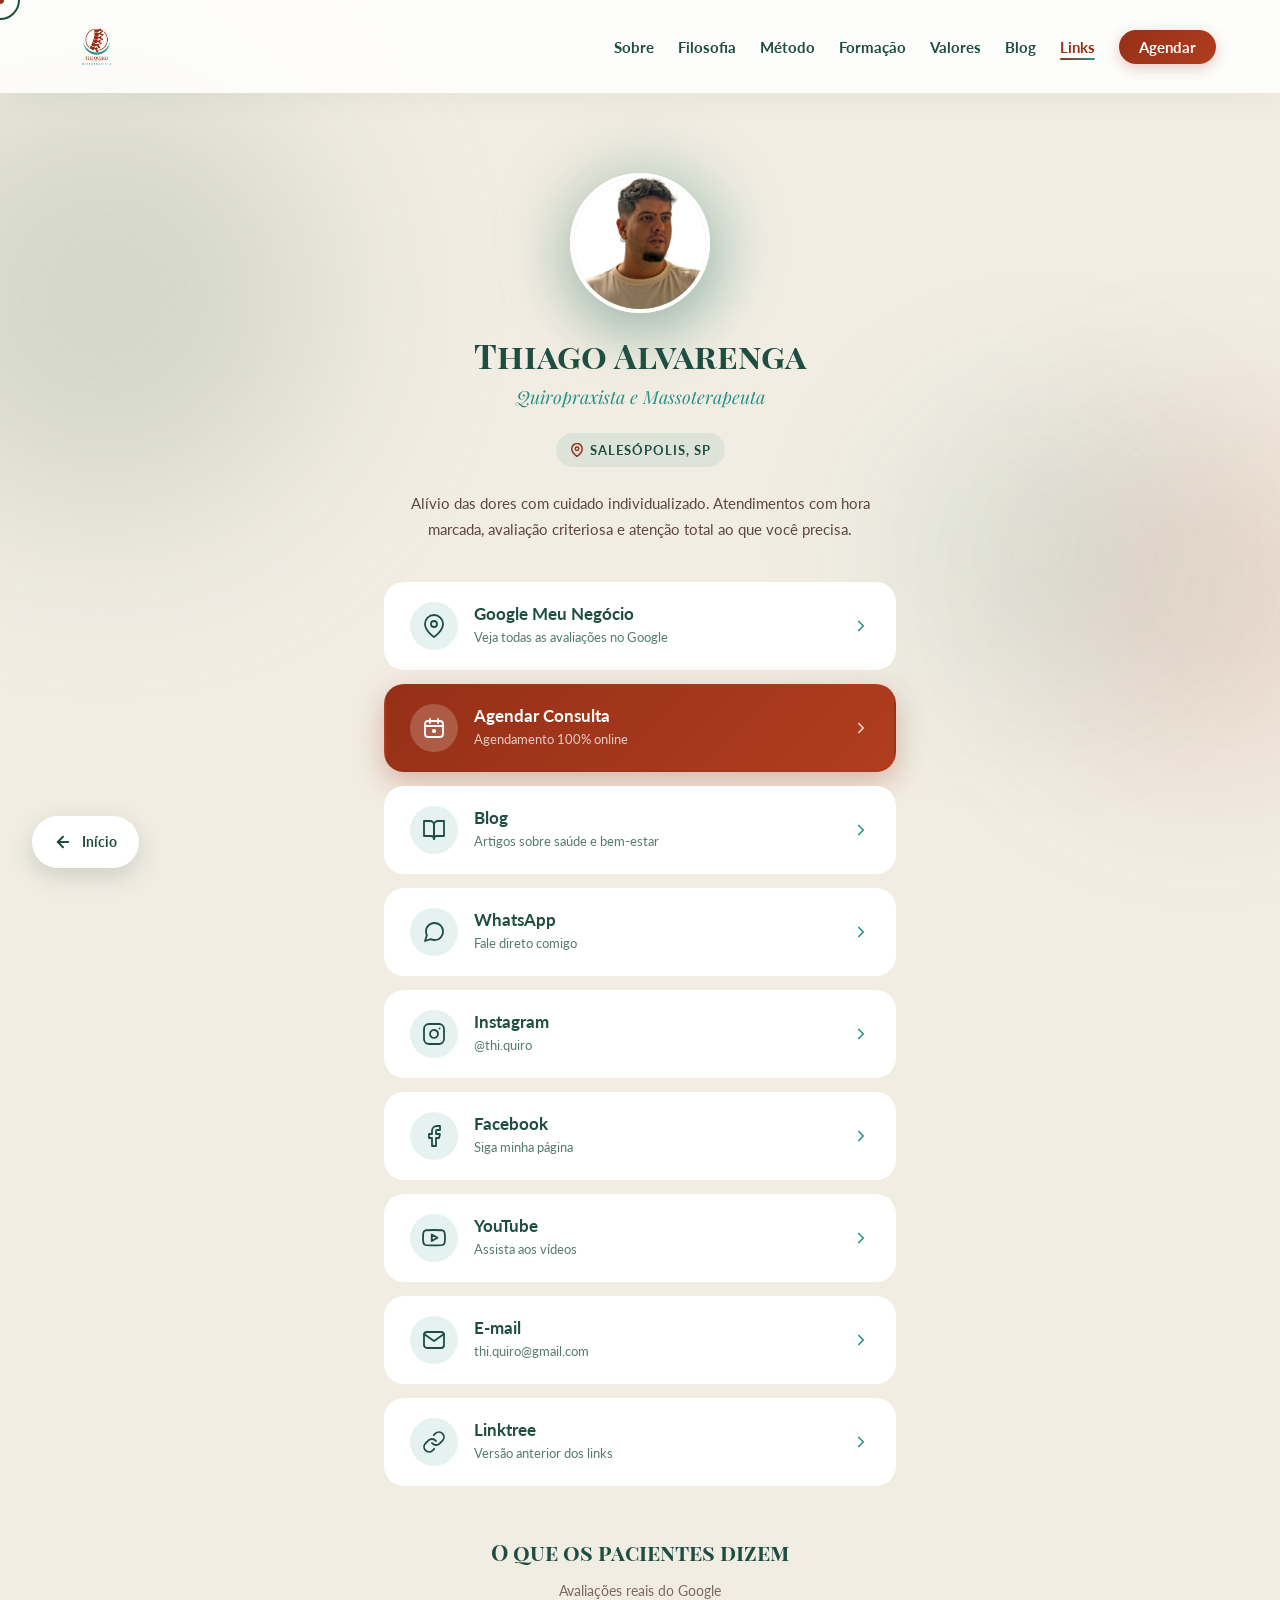
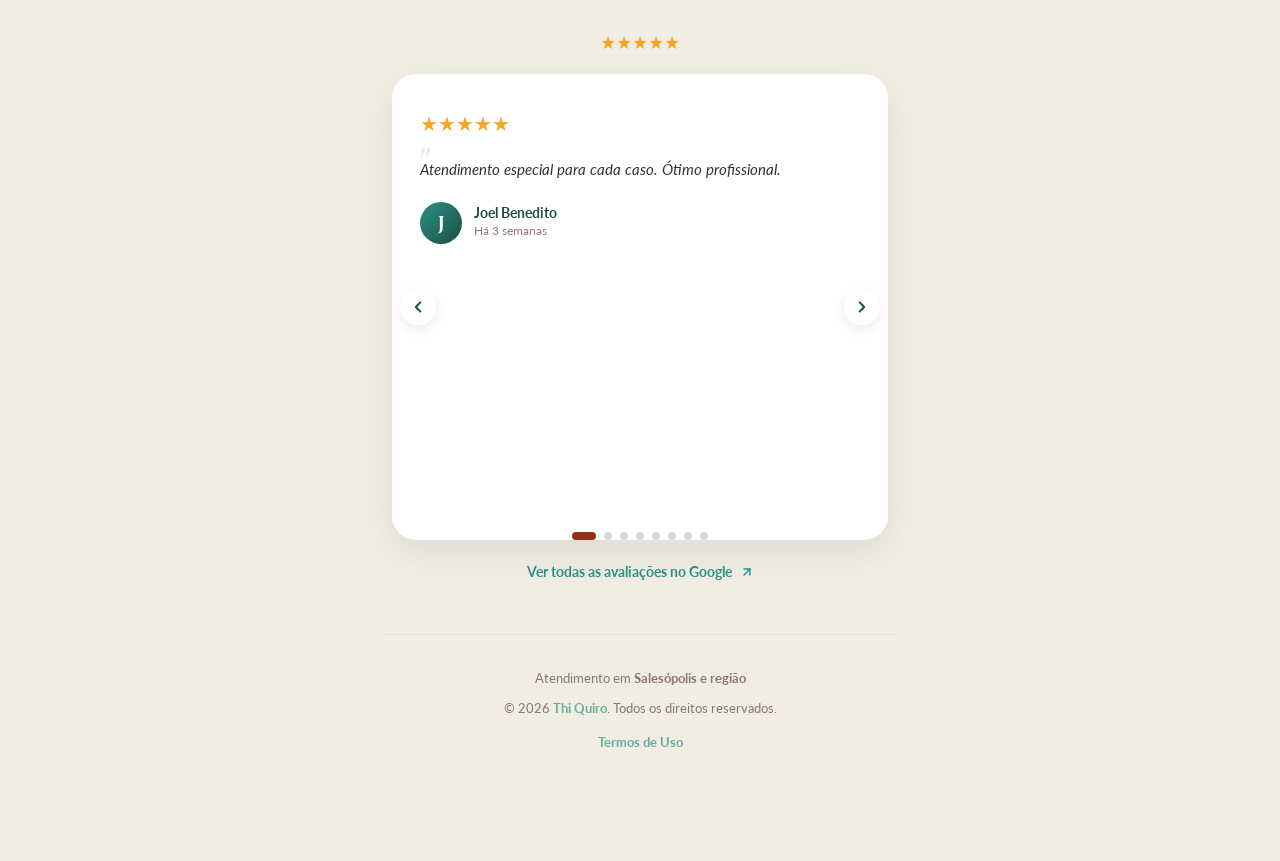
<file: links.html>
<!DOCTYPE html>
<html lang="pt-BR">
<head>
    <meta charset="UTF-8">
    <meta name="viewport" content="width=device-width, initial-scale=1.0">
    <title>Links | Thi Quiro</title>
    <meta name="description" content="Todos os links da Thi Quiro em um só lugar. Agendamento, WhatsApp, Instagram, avaliações e mais.">
    <link rel="preconnect" href="https://fonts.googleapis.com">
    <link rel="preconnect" href="https://fonts.gstatic.com" crossorigin>
    <link href="https://fonts.googleapis.com/css2?family=Lato:wght@300;400;700&family=Playfair+Display:ital,wght@0,400;0,700;1,400&family=Playfair+Display+SC:wght@700&display=swap" rel="stylesheet">
    <link rel="icon" href="favicon.ico" sizes="any">
    <link rel="icon" type="image/png" href="favicon-32x32.png" sizes="32x32">
    <link rel="icon" type="image/png" href="favicon-16x16.png" sizes="16x16">
    <link rel="apple-touch-icon" href="apple-touch-icon.png">
    <link rel="stylesheet" href="estilo.css">
    <style>
        html, body {
            overflow-x: hidden !important;
            max-width: 100vw;
            width: 100%;
        }
        body {
            min-height: 100vh;
        }
        .links-page {
            max-width: 560px;
            width: 100%;
            margin: 0 auto;
            padding: 80px 24px 100px;
            text-align: center;
            box-sizing: border-box;
        }
        .links-perfil {
            position: relative;
            width: 140px;
            height: 140px;
            margin: 0 auto 24px;
            display: flex;
            align-items: center;
            justify-content: center;
        }
        .links-perfil::before {
            content: '';
            position: absolute;
            width: 130%;
            height: 130%;
            border-radius: 50%;
            background: linear-gradient(135deg, var(--verde-sage), var(--verde-petroleo));
            opacity: 0.3;
            filter: blur(30px);
            z-index: 0;
        }
        .links-perfil img {
            position: relative;
            z-index: 1;
            width: 140px;
            height: 140px;
            object-fit: cover;
            object-position: center;
            border-radius: 50%;
            border: 4px solid var(--branco);
            box-shadow: 0 20px 50px rgba(30, 77, 65, 0.2);
        }
        .links-nome {
            font-family: var(--fonte-titulo);
            font-size: 34px;
            color: var(--verde-floresta);
            margin-bottom: 8px;
            line-height: 1.1;
        }
        .links-cargo {
            font-family: var(--fonte-subtitulo);
            font-size: 18px;
            font-style: italic;
            color: var(--verde-petroleo);
            margin-bottom: 20px;
            display: block;
        }
        .links-local {
            display: inline-flex;
            align-items: center;
            gap: 6px;
            font-size: 13px;
            font-weight: 700;
            color: var(--verde-floresta);
            letter-spacing: 1px;
            text-transform: uppercase;
            background-color: rgba(41, 146, 133, 0.1);
            padding: 6px 14px;
            border-radius: 50px;
            margin-bottom: 24px;
        }
        .links-local svg { color: var(--terracota); flex-shrink: 0; }
        .links-bio {
            font-size: 15px;
            color: var(--marrom-escuro);
            line-height: 1.7;
            margin-bottom: 40px;
            padding: 0 8px;
        }
        .links-lista {
            display: flex;
            flex-direction: column;
            gap: 14px;
            margin-bottom: 48px;
            width: 100%;
        }
        .link-item {
            display: flex;
            align-items: center;
            gap: 16px;
            padding: 18px 24px;
            background-color: var(--branco);
            color: var(--verde-floresta);
            text-decoration: none;
            border-radius: 20px;
            border: 2px solid transparent;
            transition: all 0.4s cubic-bezier(0.4, 0, 0.2, 1);
            text-align: left;
            position: relative;
            overflow: hidden;
            width: 100%;
            box-sizing: border-box;
        }
        .link-item::before {
            content: '';
            position: absolute;
            top: 0; left: 0;
            width: 4px; height: 100%;
            background: linear-gradient(180deg, var(--terracota), var(--verde-petroleo));
            transform: scaleY(0);
            transform-origin: top;
            transition: transform 0.4s ease;
        }
        .link-item:hover {
            border-color: var(--verde-sage);
            transform: translateY(-3px);
            box-shadow: 0 16px 40px rgba(30, 77, 65, 0.15);
        }
        .link-item:hover::before { transform: scaleY(1); }
        .link-item.destaque {
            background: linear-gradient(135deg, var(--terracota), #b03d1e);
            color: var(--branco);
            box-shadow: 0 10px 30px rgba(149, 48, 23, 0.3);
        }
        .link-item.destaque:hover { box-shadow: 0 16px 40px rgba(149, 48, 23, 0.4); }
        .link-item.destaque::before { display: none; }
        .link-item.destaque .link-icon {
            background-color: rgba(255, 255, 255, 0.2);
            color: var(--branco);
        }
        .link-icon {
            flex-shrink: 0;
            width: 48px;
            height: 48px;
            border-radius: 50%;
            background-color: rgba(41, 146, 133, 0.12);
            color: var(--verde-floresta);
            display: flex;
            align-items: center;
            justify-content: center;
            transition: transform 0.4s ease;
        }
        .link-item:hover .link-icon { transform: scale(1.08) rotate(-5deg); }
        .link-icon svg { width: 24px; height: 24px; stroke-width: 1.8; }
        .link-texto {
            flex: 1;
            display: flex;
            flex-direction: column;
            min-width: 0;
            overflow: hidden;
        }
        .link-titulo {
            font-family: var(--fonte-corpo);
            font-size: 17px;
            font-weight: 700;
            line-height: 1.2;
            margin-bottom: 2px;
        }
        .link-sub {
            font-size: 13px;
            opacity: 0.75;
            font-weight: 400;
            overflow: hidden;
            text-overflow: ellipsis;
            white-space: nowrap;
        }
        .link-arrow {
            flex-shrink: 0;
            color: var(--verde-petroleo);
            transition: transform 0.4s ease;
        }
        .link-item:hover .link-arrow { transform: translateX(4px); }
        .link-item.destaque .link-arrow { color: rgba(255, 255, 255, 0.8); }
        .avaliacoes-secao {
            margin-bottom: 48px;
            padding: 0 8px;
            width: 100%;
        }
        .avaliacoes-titulo {
            font-family: var(--fonte-titulo);
            font-size: 22px;
            color: var(--verde-floresta);
            margin-bottom: 8px;
        }
        .avaliacoes-sub {
            font-size: 14px;
            color: var(--marrom-escuro);
            margin-bottom: 24px;
            opacity: 0.8;
        }
        .avaliacoes-estrelas {
            display: inline-flex;
            gap: 2px;
            color: #f5a623;
            font-size: 18px;
            margin-bottom: 16px;
        }
        .carrossel {
            position: relative;
            overflow: hidden;
            border-radius: 24px;
            background-color: var(--branco);
            box-shadow: 0 12px 36px rgba(30, 77, 65, 0.1);
            width: 100%;
        }
        .carrossel-track {
            display: flex;
            transition: transform 0.6s cubic-bezier(0.4, 0, 0.2, 1);
            width: 100%;
        }
        .avaliacao-card {
            flex: 0 0 100%;
            min-width: 0;
            padding: 32px 28px;
            text-align: left;
            box-sizing: border-box;
        }
        .avaliacao-estrelas {
            display: flex;
            gap: 3px;
            color: #f5a623;
            font-size: 20px;
            margin-bottom: 16px;
        }
        .avaliacao-texto {
            font-size: 15px;
            line-height: 1.75;
            color: var(--cinza-escuro);
            margin-bottom: 20px;
            font-style: italic;
            position: relative;
            word-wrap: break-word;
            overflow-wrap: break-word;
        }
        .avaliacao-texto::before {
            content: '"';
            font-family: var(--fonte-titulo);
            font-size: 48px;
            color: var(--verde-sage);
            opacity: 0.3;
            position: absolute;
            top: -18px;
            left: -6px;
            line-height: 1;
        }
        .avaliacao-autor {
            display: flex;
            align-items: center;
            gap: 12px;
            min-width: 0;
        }
        .avaliacao-avatar {
            width: 42px;
            height: 42px;
            border-radius: 50%;
            background: linear-gradient(135deg, var(--verde-petroleo), var(--verde-floresta));
            color: var(--branco);
            display: flex;
            align-items: center;
            justify-content: center;
            font-family: var(--fonte-titulo);
            font-size: 18px;
            font-weight: 700;
            flex-shrink: 0;
        }
        .avaliacao-nome {
            font-size: 14px;
            font-weight: 700;
            color: var(--verde-floresta);
            line-height: 1.2;
        }
        .avaliacao-data {
            font-size: 12px;
            color: var(--marrom-escuro);
            opacity: 0.7;
        }
        .carrossel-nav {
            position: absolute;
            top: 50%;
            transform: translateY(-50%);
            width: 36px;
            height: 36px;
            border-radius: 50%;
            background-color: rgba(255, 255, 255, 0.9);
            border: none;
            display: flex;
            align-items: center;
            justify-content: center;
            cursor: pointer;
            color: var(--verde-floresta);
            box-shadow: 0 4px 12px rgba(0, 0, 0, 0.08);
            transition: all 0.3s ease;
            z-index: 2;
        }
        .carrossel-nav:hover {
            background-color: var(--verde-floresta);
            color: var(--branco);
        }
        .carrossel-nav.anterior { left: 8px; }
        .carrossel-nav.proximo { right: 8px; }
        .carrossel-dots {
            display: flex;
            justify-content: center;
            gap: 8px;
            margin-top: 20px;
            flex-wrap: wrap;
        }
        .carrossel-dot {
            width: 8px;
            height: 8px;
            border-radius: 50%;
            background-color: rgba(30, 77, 65, 0.2);
            border: none;
            cursor: pointer;
            transition: all 0.3s ease;
            padding: 0;
        }
        .carrossel-dot.ativo {
            background-color: var(--terracota);
            width: 24px;
            border-radius: 50px;
        }
        .avaliacoes-google {
            display: inline-flex;
            align-items: center;
            gap: 8px;
            margin-top: 20px;
            font-size: 14px;
            font-weight: 700;
            color: var(--verde-petroleo);
            text-decoration: none;
            transition: color 0.3s;
        }
        .avaliacoes-google:hover { color: var(--terracota); }
        .links-footer {
            padding-top: 32px;
            border-top: 1px solid rgba(30, 77, 65, 0.08);
            text-align: center;
        }
        .links-footer p {
            font-size: 13px;
            color: var(--marrom-escuro);
            opacity: 0.7;
            margin-bottom: 8px;
        }
        .links-footer a {
            color: var(--verde-petroleo);
            text-decoration: none;
            font-weight: 700;
            transition: color 0.3s;
        }
        .links-footer a:hover { color: var(--terracota); }
        @media (max-width: 600px) {
            .links-page { padding: 60px 18px 90px; }
            .links-nome { font-size: 26px; }
            .links-perfil, .links-perfil img { width: 110px; height: 110px; }
            .links-perfil { margin-bottom: 18px; }
            .links-cargo { font-size: 16px; }
            .links-bio { font-size: 14px; margin-bottom: 32px; padding: 0; }
            .links-lista { gap: 12px; margin-bottom: 40px; }
            .link-item { padding: 14px 16px; gap: 12px; border-radius: 16px; }
            .link-icon { width: 40px; height: 40px; }
            .link-icon svg { width: 20px; height: 20px; }
            .link-titulo { font-size: 15px; }
            .link-sub { font-size: 12px; }
            .avaliacoes-titulo { font-size: 20px; }
            .avaliacao-card { padding: 24px 18px; }
            .avaliacao-texto { font-size: 14px; line-height: 1.7; }
            .avaliacao-texto::before { font-size: 36px; top: -12px; left: -2px; }
            .avaliacao-avatar { width: 38px; height: 38px; font-size: 16px; }
            .avaliacao-nome { font-size: 13px; }
            .avaliacao-data { font-size: 11px; }
            .carrossel-nav { width: 30px; height: 30px; }
            .carrossel-nav.anterior { left: 6px; }
            .carrossel-nav.proximo { right: 6px; }
            .carrossel-nav svg { width: 14px; height: 14px; }
            .avaliacoes-google { font-size: 13px; }
        }
        @media (max-width: 360px) {
            .links-page { padding: 40px 14px 80px; }
            .links-nome { font-size: 22px; }
            .link-item { padding: 12px 14px; }
            .link-titulo { font-size: 14px; }
            .carrossel-nav { display: none; }
        }
    </style>
</head>
<body>

    <div class="cursor-dot"></div>
    <div class="cursor-ring"></div>
    <div class="blob blob-1"></div>
    <div class="blob blob-2"></div>
    <div class="blob blob-3"></div>

    <header>
        <div class="header-container">
            <a href="index.html" class="logo">
                <img src="logo.png" alt="Thi Quiro - Quiropraxista e Massoterapeuta">
            </a>
            <nav>
                <ul>
                    <li><a href="sobre.html">Sobre</a></li>
                    <li><a href="filosofia.html">Filosofia</a></li>
                    <li><a href="metodo.html">Método</a></li>
                    <li><a href="formacao.html">Formação</a></li>
                    <li><a href="valores.html">Valores</a></li>
                    <li><a href="blog.html">Blog</a></li>
                    <li><a href="links.html" class="ativo">Links</a></li>
                    <li><a href="https://cal.com/thi.quiro" class="nav-agendar" target="_blank" rel="noopener">Agendar</a></li>
                </ul>
            </nav>
        </div>
    </header>

    <main class="links-page">
        <div class="links-perfil">
            <img src="foto-thiago.jpg" alt="Thiago Alvarenga">
        </div>
        <h1 class="links-nome">Thiago Alvarenga</h1>
        <span class="links-cargo">Quiropraxista e Massoterapeuta</span>
        <div class="links-local">
            <svg width="14" height="14" viewBox="0 0 24 24" fill="none" stroke="currentColor" stroke-width="2.5" stroke-linecap="round" stroke-linejoin="round">
                <path d="M21 10c0 7-9 13-9 13s-9-6-9-13a9 9 0 0 1 18 0z"/>
                <circle cx="12" cy="10" r="3"/>
            </svg>
            Salesópolis, SP
        </div>
        <p class="links-bio">
            Alívio das dores com cuidado individualizado. Atendimentos com hora marcada,
            avaliação criteriosa e atenção total ao que você precisa.
        </p>
        <div class="links-lista">
            <a href="https://share.google/UWlv7Y2vdkqDHJ4MY" target="_blank" rel="noopener" class="link-item">
                <span class="link-icon">
                    <svg viewBox="0 0 24 24" fill="none" stroke="currentColor" stroke-linecap="round" stroke-linejoin="round">
                        <path d="M21 10c0 7-9 13-9 13s-9-6-9-13a9 9 0 0 1 18 0z"/>
                        <circle cx="12" cy="10" r="3"/>
                    </svg>
                </span>
                <span class="link-texto">
                    <span class="link-titulo">Google Meu Negócio</span>
                    <span class="link-sub">Veja todas as avaliações no Google</span>
                </span>
                <svg class="link-arrow" width="18" height="18" viewBox="0 0 24 24" fill="none" stroke="currentColor" stroke-width="2.2" stroke-linecap="round" stroke-linejoin="round">
                    <polyline points="9 18 15 12 9 6"/>
                </svg>
            </a>
            <a href="https://cal.com/thi.quiro" target="_blank" rel="noopener" class="link-item destaque">
                <span class="link-icon">
                    <svg viewBox="0 0 24 24" fill="none" stroke="currentColor" stroke-linecap="round" stroke-linejoin="round">
                        <rect x="3" y="5" width="18" height="16" rx="3"/>
                        <line x1="3" y1="10" x2="21" y2="10"/>
                        <line x1="8" y1="3" x2="8" y2="7"/>
                        <line x1="16" y1="3" x2="16" y2="7"/>
                        <circle cx="12" cy="15" r="1.2" fill="currentColor"/>
                    </svg>
                </span>
                <span class="link-texto">
                    <span class="link-titulo">Agendar Consulta</span>
                    <span class="link-sub">Agendamento 100% online</span>
                </span>
                <svg class="link-arrow" width="18" height="18" viewBox="0 0 24 24" fill="none" stroke="currentColor" stroke-width="2.2" stroke-linecap="round" stroke-linejoin="round">
                    <polyline points="9 18 15 12 9 6"/>
                </svg>
            </a>
            
            <!-- NOVO BOTÃO DE BLOG INSERIDO AQUI -->
            <a href="blog.html" class="link-item">
                <span class="link-icon">
                    <svg viewBox="0 0 24 24" fill="none" stroke="currentColor" stroke-linecap="round" stroke-linejoin="round">
                        <path d="M2 3h6a4 4 0 0 1 4 4v14a3 3 0 0 0-3-3H2z"/>
                        <path d="M22 3h-6a4 4 0 0 0-4 4v14a3 3 0 0 1 3-3h7z"/>
                    </svg>
                </span>
                <span class="link-texto">
                    <span class="link-titulo">Blog</span>
                    <span class="link-sub">Artigos sobre saúde e bem-estar</span>
                </span>
                <svg class="link-arrow" width="18" height="18" viewBox="0 0 24 24" fill="none" stroke="currentColor" stroke-width="2.2" stroke-linecap="round" stroke-linejoin="round">
                    <polyline points="9 18 15 12 9 6"/>
                </svg>
            </a>

            <a href="https://wa.me/5511943107001" target="_blank" rel="noopener" class="link-item">
                <span class="link-icon">
                    <svg viewBox="0 0 24 24" fill="none" stroke="currentColor" stroke-linecap="round" stroke-linejoin="round">
                        <path d="M21 11.5a8.38 8.38 0 0 1-.9 3.8 8.5 8.5 0 0 1-7.6 4.7 8.38 8.38 0 0 1-3.8-.9L3 21l1.9-5.7a8.38 8.38 0 0 1-.9-3.8 8.5 8.5 0 0 1 4.7-7.6 8.38 8.38 0 0 1 3.8-.9h.5a8.48 8.48 0 0 1 8 8v.5z"/>
                    </svg>
                </span>
                <span class="link-texto">
                    <span class="link-titulo">WhatsApp</span>
                    <span class="link-sub">Fale direto comigo</span>
                </span>
                <svg class="link-arrow" width="18" height="18" viewBox="0 0 24 24" fill="none" stroke="currentColor" stroke-width="2.2" stroke-linecap="round" stroke-linejoin="round">
                    <polyline points="9 18 15 12 9 6"/>
                </svg>
            </a>
            <a href="https://www.instagram.com/thi.quiro/" target="_blank" rel="noopener" class="link-item">
                <span class="link-icon">
                    <svg viewBox="0 0 24 24" fill="none" stroke="currentColor" stroke-linecap="round" stroke-linejoin="round">
                        <rect x="2" y="2" width="20" height="20" rx="5"/>
                        <path d="M16 11.37A4 4 0 1 1 12.63 8 4 4 0 0 1 16 11.37z"/>
                        <line x1="17.5" y1="6.5" x2="17.51" y2="6.5"/>
                    </svg>
                </span>
                <span class="link-texto">
                    <span class="link-titulo">Instagram</span>
                    <span class="link-sub">@thi.quiro</span>
                </span>
                <svg class="link-arrow" width="18" height="18" viewBox="0 0 24 24" fill="none" stroke="currentColor" stroke-width="2.2" stroke-linecap="round" stroke-linejoin="round">
                    <polyline points="9 18 15 12 9 6"/>
                </svg>
            </a>
            <a href="https://www.facebook.com/thi.quiro" target="_blank" rel="noopener" class="link-item">
                <span class="link-icon">
                    <svg viewBox="0 0 24 24" fill="none" stroke="currentColor" stroke-linecap="round" stroke-linejoin="round">
                        <path d="M18 2h-3a5 5 0 0 0-5 5v3H7v4h3v8h4v-8h3l1-4h-4V7a1 1 0 0 1 1-1h3z"/>
                    </svg>
                </span>
                <span class="link-texto">
                    <span class="link-titulo">Facebook</span>
                    <span class="link-sub">Siga minha página</span>
                </span>
                <svg class="link-arrow" width="18" height="18" viewBox="0 0 24 24" fill="none" stroke="currentColor" stroke-width="2.2" stroke-linecap="round" stroke-linejoin="round">
                    <polyline points="9 18 15 12 9 6"/>
                </svg>
            </a>
            <a href="https://www.youtube.com/@thiquiro" target="_blank" rel="noopener" class="link-item">
                <span class="link-icon">
                    <svg viewBox="0 0 24 24" fill="none" stroke="currentColor" stroke-linecap="round" stroke-linejoin="round">
                        <path d="M22.54 6.42a2.78 2.78 0 0 0-1.94-2C18.88 4 12 4 12 4s-6.88 0-8.6.46a2.78 2.78 0 0 0-1.94 2A29 29 0 0 0 1 11.75a29 29 0 0 0 .46 5.33A2.78 2.78 0 0 0 3.4 19c1.72.46 8.6.46 8.6.46s6.88 0 8.6-.46a2.78 2.78 0 0 0 1.94-2 29 29 0 0 0 .46-5.25 29 29 0 0 0-.46-5.33z"/>
                        <polygon points="9.75 15.02 15.5 11.75 9.75 8.48 9.75 15.02"/>
                    </svg>
                </span>
                <span class="link-texto">
                    <span class="link-titulo">YouTube</span>
                    <span class="link-sub">Assista aos vídeos</span>
                </span>
                <svg class="link-arrow" width="18" height="18" viewBox="0 0 24 24" fill="none" stroke="currentColor" stroke-width="2.2" stroke-linecap="round" stroke-linejoin="round">
                    <polyline points="9 18 15 12 9 6"/>
                </svg>
            </a>
            <a href="mailto:thi.quiro@gmail.com" class="link-item">
                <span class="link-icon">
                    <svg viewBox="0 0 24 24" fill="none" stroke="currentColor" stroke-linecap="round" stroke-linejoin="round">
                        <rect x="2" y="4" width="20" height="16" rx="3"/>
                        <path d="M22 6l-10 7L2 6"/>
                    </svg>
                </span>
                <span class="link-texto">
                    <span class="link-titulo">E-mail</span>
                    <span class="link-sub">thi.quiro@gmail.com</span>
                </span>
                <svg class="link-arrow" width="18" height="18" viewBox="0 0 24 24" fill="none" stroke="currentColor" stroke-width="2.2" stroke-linecap="round" stroke-linejoin="round">
                    <polyline points="9 18 15 12 9 6"/>
                </svg>
            </a>
            <a href="https://linktr.ee/thi.quiro" target="_blank" rel="noopener" class="link-item">
                <span class="link-icon">
                    <svg viewBox="0 0 24 24" fill="none" stroke="currentColor" stroke-linecap="round" stroke-linejoin="round">
                        <path d="M10 13a5 5 0 0 0 7.54.54l3-3a5 5 0 0 0-7.07-7.07l-1.72 1.71"/>
                        <path d="M14 11a5 5 0 0 0-7.54-.54l-3 3a5 5 0 0 0 7.07 7.07l1.71-1.71"/>
                    </svg>
                </span>
                <span class="link-texto">
                    <span class="link-titulo">Linktree</span>
                    <span class="link-sub">Versão anterior dos links</span>
                </span>
                <svg class="link-arrow" width="18" height="18" viewBox="0 0 24 24" fill="none" stroke="currentColor" stroke-width="2.2" stroke-linecap="round" stroke-linejoin="round">
                    <polyline points="9 18 15 12 9 6"/>
                </svg>
            </a>
        </div>

        <section class="avaliacoes-secao">
            <h2 class="avaliacoes-titulo">O que os pacientes dizem</h2>
            <p class="avaliacoes-sub">Avaliações reais do Google</p>
            <div class="avaliacoes-estrelas">★★★★★</div>
            <div class="carrossel" id="carrossel">
                <div class="carrossel-track" id="carrosselTrack">
                    <div class="avaliacao-card">
                        <div class="avaliacao-estrelas">★★★★★</div>
                        <p class="avaliacao-texto">Atendimento especial para cada caso. Ótimo profissional.</p>
                        <div class="avaliacao-autor">
                            <div class="avaliacao-avatar">J</div>
                            <div><div class="avaliacao-nome">Joel Benedito</div><div class="avaliacao-data">Há 3 semanas</div></div>
                        </div>
                    </div>
                    <div class="avaliacao-card">
                        <div class="avaliacao-estrelas">★★★★★</div>
                        <p class="avaliacao-texto">Ótimo profissional, atencioso, capacitado. Eu estava com muita dor na coluna e na musculatura das pernas. Graças ao tratamento, estou bem.</p>
                        <div class="avaliacao-autor">
                            <div class="avaliacao-avatar">S</div>
                            <div><div class="avaliacao-nome">Socrates</div><div class="avaliacao-data">Há 4 semanas</div></div>
                        </div>
                    </div>
                    <div class="avaliacao-card">
                        <div class="avaliacao-estrelas">★★★★★</div>
                        <p class="avaliacao-texto">Excelente... ajudou e muito, alívio total.</p>
                        <div class="avaliacao-autor">
                            <div class="avaliacao-avatar">W</div>
                            <div><div class="avaliacao-nome">Wellington Silva</div><div class="avaliacao-data">Há 4 semanas</div></div>
                        </div>
                    </div>
                    <div class="avaliacao-card">
                        <div class="avaliacao-estrelas">★★★★★</div>
                        <p class="avaliacao-texto">Eu adorei o Tiago. Fui lá cheio de dor, saí de lá sem dor nenhuma. Enquanto você sente dor, ele não te libera. Excelente profissional, parabéns! Ele é muito carismático, deixa a gente super à vontade. Super indico, excelente profissional.</p>
                        <div class="avaliacao-autor">
                            <div class="avaliacao-avatar">A</div>
                            <div><div class="avaliacao-nome">Andreia Miranda</div><div class="avaliacao-data">Há 5 semanas</div></div>
                        </div>
                    </div>
                    <div class="avaliacao-card">
                        <div class="avaliacao-estrelas">★★★★★</div>
                        <p class="avaliacao-texto">Um excelente profissional, atendimento humanizado, muito grata pelo cuidado.</p>
                        <div class="avaliacao-autor">
                            <div class="avaliacao-avatar">A</div>
                            <div><div class="avaliacao-nome">Adriana Souza de Oliveira Conceição</div><div class="avaliacao-data">Há 5 semanas</div></div>
                        </div>
                    </div>
                    <div class="avaliacao-card">
                        <div class="avaliacao-estrelas">★★★★★</div>
                        <p class="avaliacao-texto">Muito atencioso. Eu tava todo zoado, nem lembrava como era passar uma noite dormindo direto. Depois que passei nele, dormi bem como nunca antes, regulou o meu corpo. Minha musculatura estava toda tensa e dolorida, eu encolhia de dor no toque, mas ele usou as técnicas certas, e me surpreendi com o resultado. A dor simplesmente sumiu. Outra coisa, eu nem sabia que meu ombro estava fora do lugar, e ele colocou. Que alívio! Às vezes a gente vai aguentando achando que está tudo bem, mas se você está pensando em ir, vá o quanto antes. Cuida da sua máquina (corpo), porque você só tem esse. Se quebrar, já era.</p>
                        <div class="avaliacao-autor">
                            <div class="avaliacao-avatar">B</div>
                            <div><div class="avaliacao-nome">Bruno Business</div><div class="avaliacao-data">Há 8 semanas</div></div>
                        </div>
                    </div>
                    <div class="avaliacao-card">
                        <div class="avaliacao-estrelas">★★★★★</div>
                        <p class="avaliacao-texto">Perfeito.</p>
                        <div class="avaliacao-autor">
                            <div class="avaliacao-avatar">G</div>
                            <div><div class="avaliacao-nome">Gensoir Costa</div><div class="avaliacao-data">Há 38 semanas</div></div>
                        </div>
                    </div>
                    <div class="avaliacao-card">
                        <div class="avaliacao-estrelas">★★★★★</div>
                        <p class="avaliacao-texto">Profissional sério e dedicado. Me ajudou muito nas dores. Super indico de olhos fechados.</p>
                        <div class="avaliacao-autor">
                            <div class="avaliacao-avatar">L</div>
                            <div><div class="avaliacao-nome">Lorenna T</div><div class="avaliacao-data">Há 38 semanas</div></div>
                        </div>
                    </div>
                </div>
                <button class="carrossel-nav anterior" id="btnAnterior" aria-label="Avaliação anterior">
                    <svg width="18" height="18" viewBox="0 0 24 24" fill="none" stroke="currentColor" stroke-width="2.5" stroke-linecap="round" stroke-linejoin="round"><polyline points="15 18 9 12 15 6"/></svg>
                </button>
                <button class="carrossel-nav proximo" id="btnProximo" aria-label="Próxima avaliação">
                    <svg width="18" height="18" viewBox="0 0 24 24" fill="none" stroke="currentColor" stroke-width="2.5" stroke-linecap="round" stroke-linejoin="round"><polyline points="9 18 15 12 9 6"/></svg>
                </button>
                <div class="carrossel-dots" id="carrosselDots"></div>
            </div>
            <a href="https://share.google/UWlv7Y2vdkqDHJ4MY" target="_blank" rel="noopener" class="avaliacoes-google">
                Ver todas as avaliações no Google
                <svg width="14" height="14" viewBox="0 0 24 24" fill="none" stroke="currentColor" stroke-width="2.5" stroke-linecap="round" stroke-linejoin="round"><line x1="7" y1="17" x2="17" y2="7"/><polyline points="7 7 17 7 17 17"/></svg>
            </a>
        </section>

                <div class="links-footer">
            <p>Atendimento em <strong>Salesópolis e região</strong></p>
            <p>© 2026 <a href="index.html">Thi Quiro</a>. Todos os direitos reservados.</p>
            <p style="margin-top: 12px;"><a href="termos.html" style="color: var(--verde-petroleo); font-weight: 700; text-decoration: none;">Termos de Uso</a></p>
        </div>
    </main>

    <a href="index.html" class="btn-voltar" aria-label="Voltar ao início">
        <svg width="18" height="18" viewBox="0 0 24 24" fill="none" stroke="currentColor" stroke-width="2.5" stroke-linecap="round" stroke-linejoin="round">
            <line x1="19" y1="12" x2="5" y2="12"/>
            <polyline points="12 19 5 12 12 5"/>
        </svg>
        Início
    </a>

    <script>
        const cursorDot = document.querySelector('.cursor-dot');
        const cursorRing = document.querySelector('.cursor-ring');
        const pointerFine = window.matchMedia('(pointer: fine)').matches;
        if (pointerFine) {
            document.addEventListener('mousemove', (e) => {
                cursorDot.style.transform = `translate(${e.clientX}px, ${e.clientY}px) translate(-50%, -50%)`;
                cursorRing.style.transform = `translate(${e.clientX}px, ${e.clientY}px) translate(-50%, -50%)`;
            });
            document.querySelectorAll('a, button, .link-item').forEach(el => {
                el.addEventListener('mouseenter', () => cursorRing.classList.add('hover'));
                el.addEventListener('mouseleave', () => cursorRing.classList.remove('hover'));
            });
        }
        (function() {
            const track = document.getElementById('carrosselTrack');
            const slides = track.querySelectorAll('.avaliacao-card');
            const dotsContainer = document.getElementById('carrosselDots');
            const btnAnterior = document.getElementById('btnAnterior');
            const btnProximo = document.getElementById('btnProximo');
            let indiceAtual = 0;
            const totalSlides = slides.length;
            const tempoAuto = 8000;
            let intervalo;
            slides.forEach((_, i) => {
                const dot = document.createElement('button');
                dot.classList.add('carrossel-dot');
                dot.setAttribute('aria-label', `Ir para avaliação ${i + 1}`);
                if (i === 0) dot.classList.add('ativo');
                dot.addEventListener('click', () => irPara(i));
                dotsContainer.appendChild(dot);
            });
            const dots = dotsContainer.querySelectorAll('.carrossel-dot');
            function irPara(indice) {
                if (indice < 0) indice = totalSlides - 1;
                if (indice >= totalSlides) indice = 0;
                indiceAtual = indice;
                track.style.transform = `translateX(-${indice * 100}%)`;
                dots.forEach((dot, i) => dot.classList.toggle('ativo', i === indice));
            }
            function proximo() { irPara(indiceAtual + 1); }
            function anterior() { irPara(indiceAtual - 1); }
            function iniciarAuto() { pararAuto(); intervalo = setInterval(proximo, tempoAuto); }
            function pararAuto() { if (intervalo) clearInterval(intervalo); }
            btnProximo.addEventListener('click', () => { proximo(); iniciarAuto(); });
            btnAnterior.addEventListener('click', () => { anterior(); iniciarAuto(); });
            const carrossel = document.getElementById('carrossel');
            carrossel.addEventListener('mouseenter', pararAuto);
            carrossel.addEventListener('mouseleave', iniciarAuto);
            let touchStartX = 0;
            let touchEndX = 0;
            carrossel.addEventListener('touchstart', (e) => {
                touchStartX = e.changedTouches[0].screenX;
                pararAuto();
            });
            carrossel.addEventListener('touchend', (e) => {
                touchEndX = e.changedTouches[0].screenX;
                const diff = touchStartX - touchEndX;
                if (Math.abs(diff) > 50) {
                    if (diff > 0) proximo();
                    else anterior();
                }
                iniciarAuto();
            });
            iniciarAuto();
        })();
    </script>

</body>
</html>
</file>
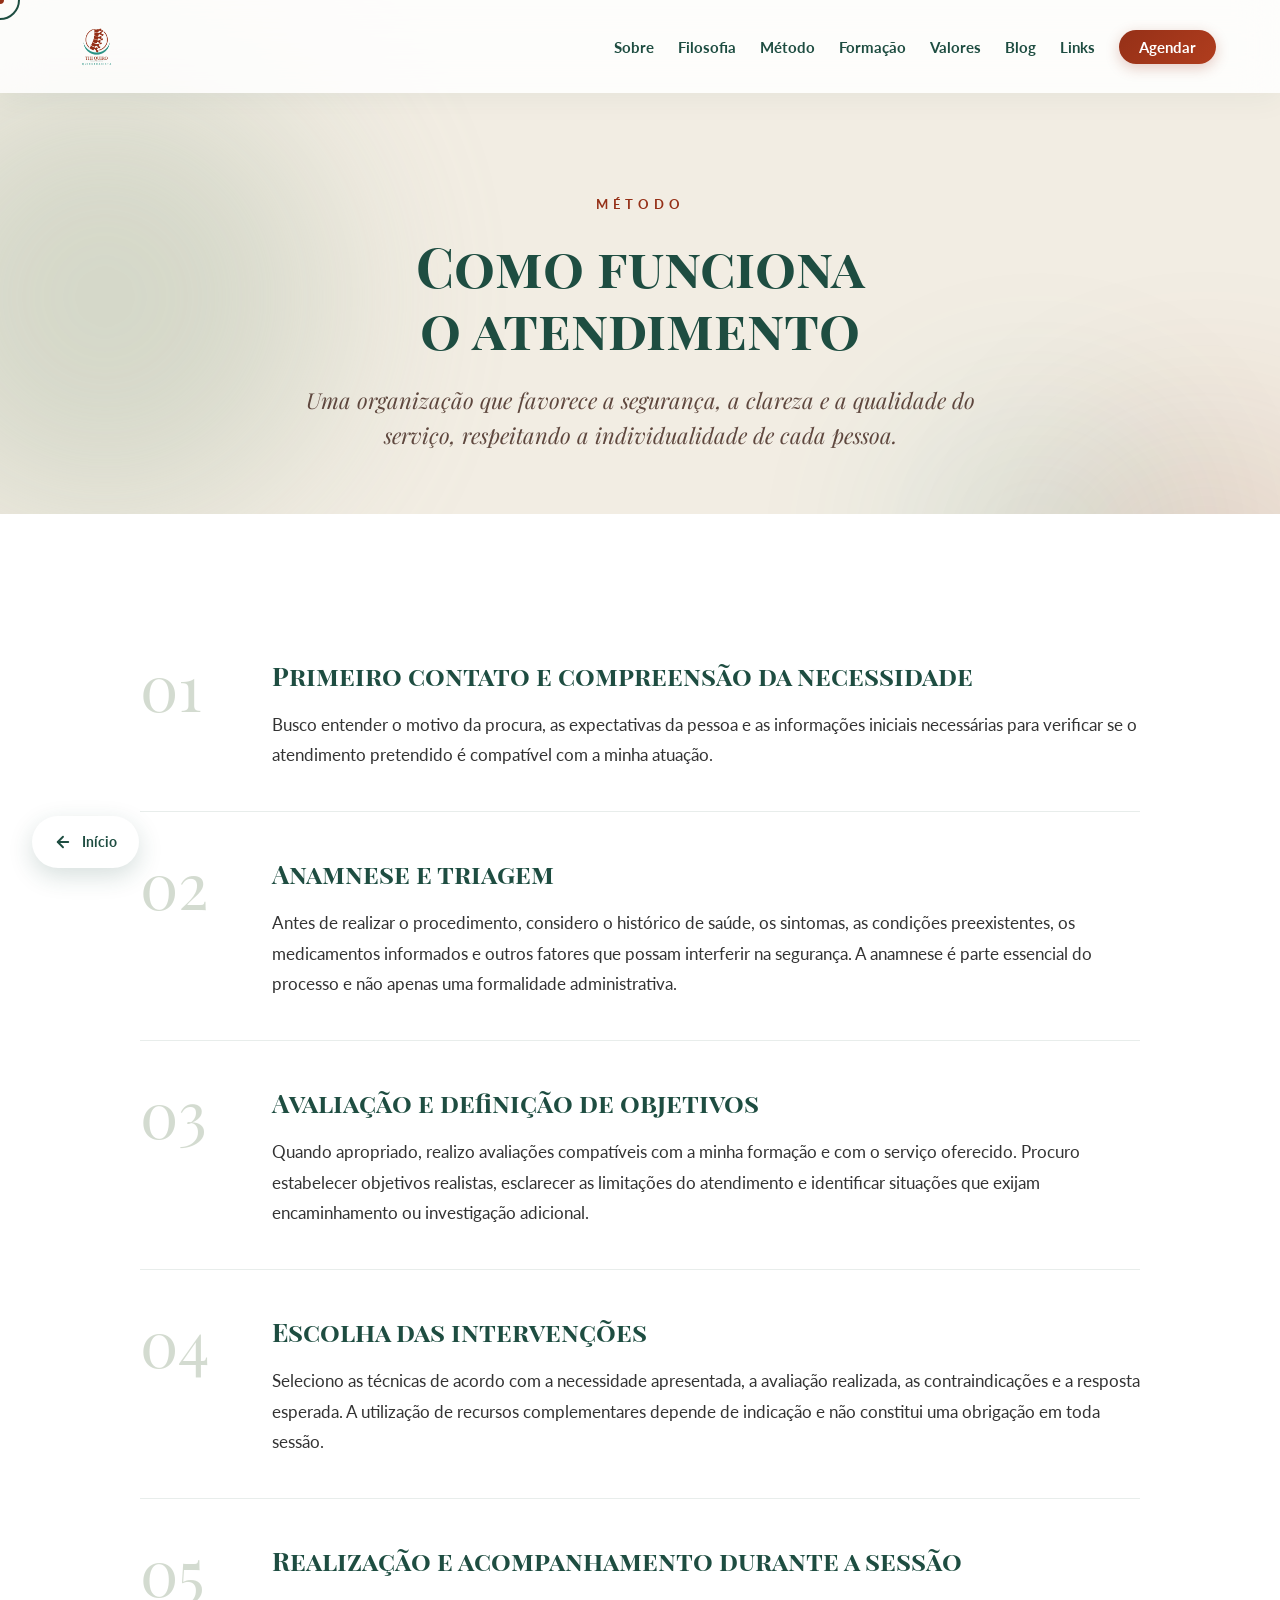
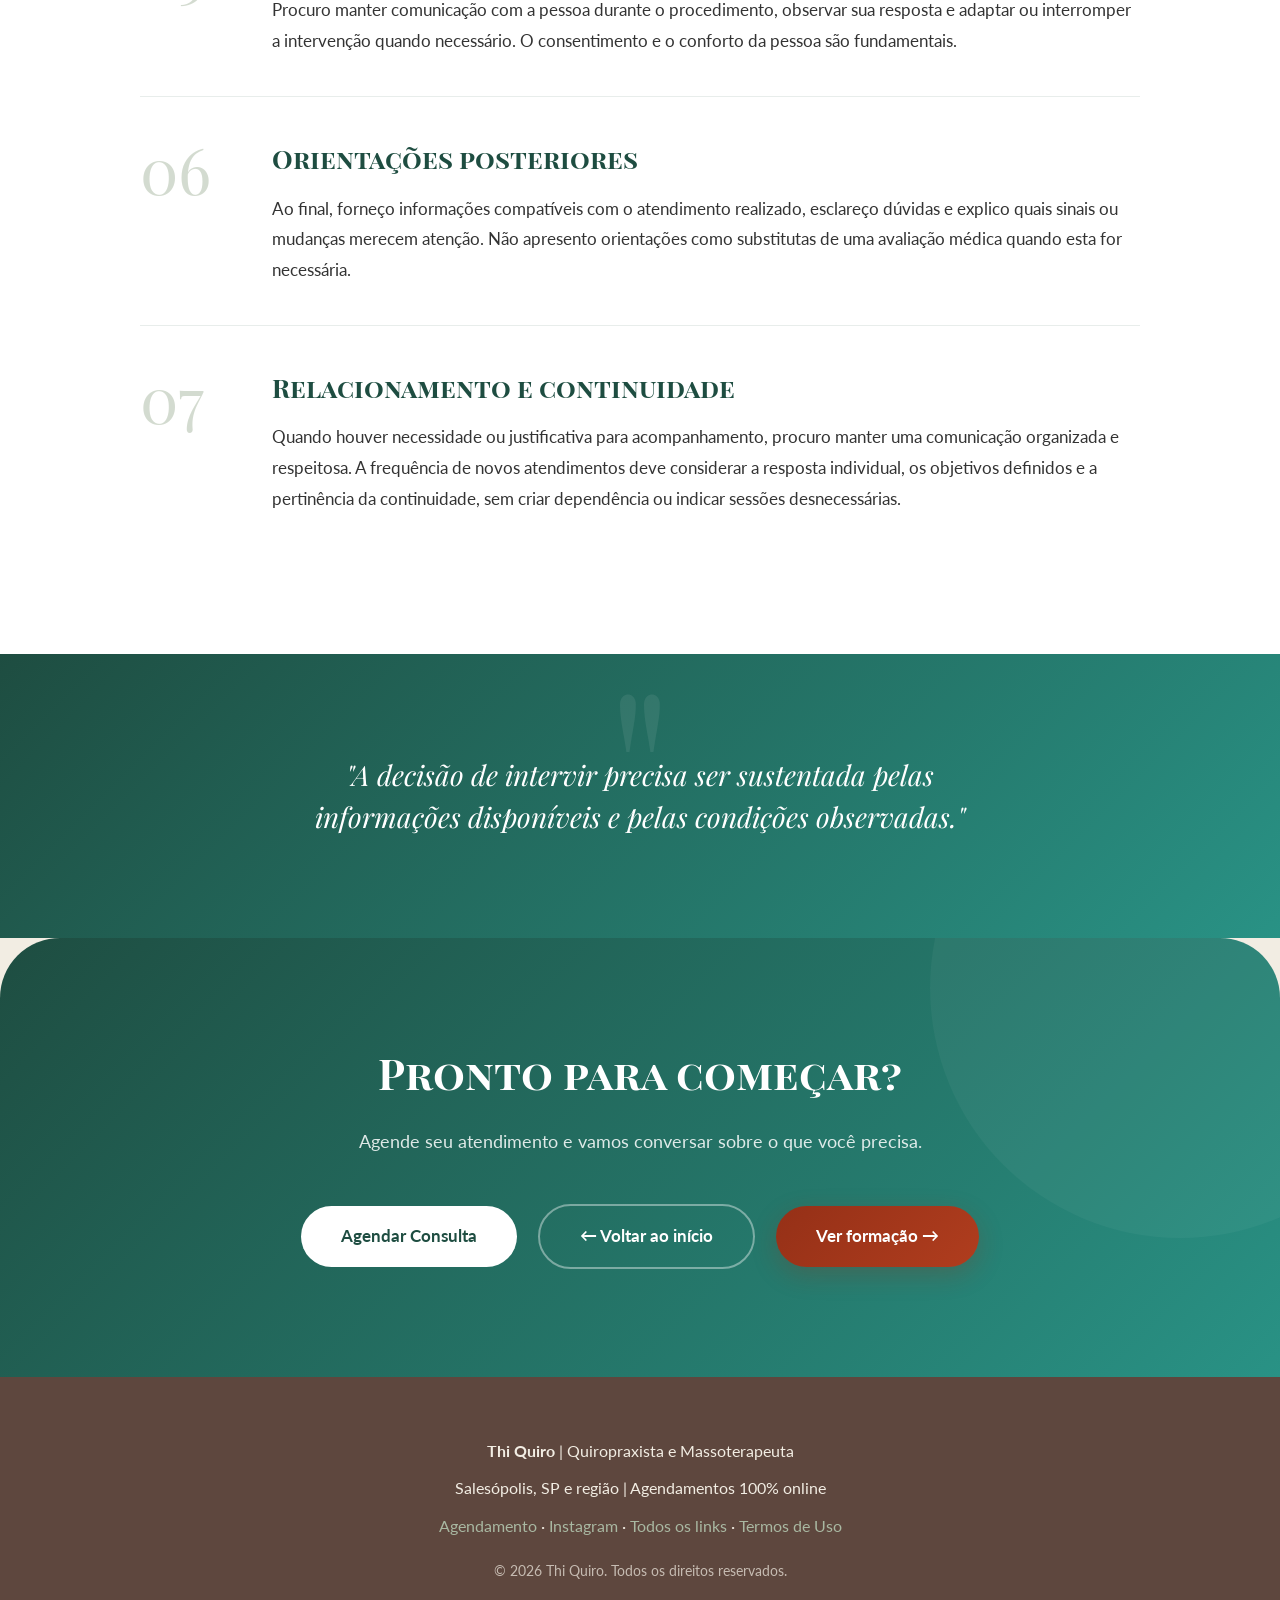
<file: metodo.html>
<!DOCTYPE html>
<html lang="pt-BR">
<head>
    <meta charset="UTF-8">
    <meta name="viewport" content="width=device-width, initial-scale=1.0">
    <title>Método | Thi Quiro</title>
    <meta name="description" content="Passo a passo do atendimento: anamnese, avaliação, escolha criteriosa das intervenções e acompanhamento.">
    <link rel="preconnect" href="https://fonts.googleapis.com">
    <link rel="preconnect" href="https://fonts.gstatic.com" crossorigin>
    <link href="https://fonts.googleapis.com/css2?family=Lato:wght@300;400;700&family=Playfair+Display:ital,wght@0,400;0,700;1,400&family=Playfair+Display+SC:wght@700&display=swap" rel="stylesheet">
    <link rel="icon" href="favicon.ico" sizes="any">
    <link rel="icon" type="image/png" href="favicon-32x32.png" sizes="32x32">
    <link rel="icon" type="image/png" href="favicon-16x16.png" sizes="16x16">
    <link rel="apple-touch-icon" href="apple-touch-icon.png">
    <link rel="stylesheet" href="estilo.css">
    <style>
        .passos { max-width: 1000px; margin: 0 auto; }
        .passo {
            display: grid;
            grid-template-columns: 100px 1fr;
            gap: 32px;
            padding: 40px 0;
            border-bottom: 1px solid rgba(30, 77, 65, 0.1);
            align-items: start;
        }
        .passo:last-child { border-bottom: none; }
        .passo-numero {
            font-family: var(--fonte-titulo);
            font-size: 64px;
            line-height: 1;
            color: var(--verde-sage);
            opacity: 0.5;
        }
        .passo-conteudo h3 {
            font-family: var(--fonte-titulo);
            font-size: 26px;
            color: var(--verde-floresta);
            margin-bottom: 12px;
        }
        .passo-conteudo p {
            font-size: 17px;
            line-height: 1.8;
            color: var(--cinza-escuro);
        }
        .metodo-secao { background-color: var(--branco); }
        @media (max-width: 700px) {
            .passo { grid-template-columns: 1fr; gap: 12px; padding: 32px 0; }
            .passo-numero { font-size: 48px; }
            .passo-conteudo h3 { font-size: 22px; }
        }
    </style>
</head>
<body>

    <div class="cursor-dot"></div>
    <div class="cursor-ring"></div>
    <div class="blob blob-1"></div>
    <div class="blob blob-2"></div>
    <div class="blob blob-3"></div>

    <header>
        <div class="header-container">
            <a href="index.html" class="logo">
                <img src="logo.png" alt="Thi Quiro - Quiropraxista e Massoterapeuta">
            </a>
            <nav>
                <ul>
                    <li><a href="sobre.html">Sobre</a></li>
                    <li><a href="filosofia.html">Filosofia</a></li>
                    <li><a href="metodo.html">Método</a></li>
                    <li><a href="formacao.html">Formação</a></li>
                    <li><a href="valores.html">Valores</a></li>
                    <li><a href="blog.html">Blog</a></li>
                    <li><a href="links.html">Links</a></li>
                    <li><a href="https://cal.com/thi.quiro" class="nav-agendar" target="_blank" rel="noopener">Agendar</a></li>
                </ul>
            </nav>
        </div>
    </header>

    <section class="page-hero">
        <span class="label reveal">Método</span>
        <h1 class="reveal">Como funciona<br>o atendimento</h1>
        <p class="lead reveal">
            Uma organização que favorece a segurança, a clareza e a qualidade do serviço,
            respeitando a individualidade de cada pessoa.
        </p>
    </section>

    <section class="metodo-secao">
        <div class="container">
            <div class="passos">
                <div class="passo reveal">
                    <span class="passo-numero">01</span>
                    <div class="passo-conteudo">
                        <h3>Primeiro contato e compreensão da necessidade</h3>
                        <p>
                            Busco entender o motivo da procura, as expectativas da pessoa e as informações
                            iniciais necessárias para verificar se o atendimento pretendido é compatível
                            com a minha atuação.
                        </p>
                    </div>
                </div>

                <div class="passo reveal">
                    <span class="passo-numero">02</span>
                    <div class="passo-conteudo">
                        <h3>Anamnese e triagem</h3>
                        <p>
                            Antes de realizar o procedimento, considero o histórico de saúde, os sintomas,
                            as condições preexistentes, os medicamentos informados e outros fatores que
                            possam interferir na segurança. A anamnese é parte essencial do processo e
                            não apenas uma formalidade administrativa.
                        </p>
                    </div>
                </div>

                <div class="passo reveal">
                    <span class="passo-numero">03</span>
                    <div class="passo-conteudo">
                        <h3>Avaliação e definição de objetivos</h3>
                        <p>
                            Quando apropriado, realizo avaliações compatíveis com a minha formação e com o
                            serviço oferecido. Procuro estabelecer objetivos realistas, esclarecer as
                            limitações do atendimento e identificar situações que exijam encaminhamento
                            ou investigação adicional.
                        </p>
                    </div>
                </div>

                <div class="passo reveal">
                    <span class="passo-numero">04</span>
                    <div class="passo-conteudo">
                        <h3>Escolha das intervenções</h3>
                        <p>
                            Seleciono as técnicas de acordo com a necessidade apresentada, a avaliação
                            realizada, as contraindicações e a resposta esperada. A utilização de recursos
                            complementares depende de indicação e não constitui uma obrigação em toda sessão.
                        </p>
                    </div>
                </div>

                <div class="passo reveal">
                    <span class="passo-numero">05</span>
                    <div class="passo-conteudo">
                        <h3>Realização e acompanhamento durante a sessão</h3>
                        <p>
                            Procuro manter comunicação com a pessoa durante o procedimento, observar sua
                            resposta e adaptar ou interromper a intervenção quando necessário. O consentimento
                            e o conforto da pessoa são fundamentais.
                        </p>
                    </div>
                </div>

                <div class="passo reveal">
                    <span class="passo-numero">06</span>
                    <div class="passo-conteudo">
                        <h3>Orientações posteriores</h3>
                        <p>
                            Ao final, forneço informações compatíveis com o atendimento realizado, esclareço
                            dúvidas e explico quais sinais ou mudanças merecem atenção. Não apresento
                            orientações como substitutas de uma avaliação médica quando esta for necessária.
                        </p>
                    </div>
                </div>

                <div class="passo reveal">
                    <span class="passo-numero">07</span>
                    <div class="passo-conteudo">
                        <h3>Relacionamento e continuidade</h3>
                        <p>
                            Quando houver necessidade ou justificativa para acompanhamento, procuro manter
                            uma comunicação organizada e respeitosa. A frequência de novos atendimentos
                            deve considerar a resposta individual, os objetivos definidos e a pertinência
                            da continuidade, sem criar dependência ou indicar sessões desnecessárias.
                        </p>
                    </div>
                </div>
            </div>
        </div>
    </section>

    <section class="citacao">
        <blockquote class="reveal">
            "A decisão de intervir precisa ser sustentada pelas informações disponíveis e pelas condições observadas."
        </blockquote>
    </section>

    <section class="cta">
        <h2 class="reveal">Pronto para começar?</h2>
        <p class="reveal">
            Agende seu atendimento e vamos conversar sobre o que você precisa.
        </p>
        <div class="reveal">
            <a href="https://cal.com/thi.quiro" target="_blank" rel="noopener" class="btn btn-claro">Agendar Consulta</a>
            <a href="index.html" class="btn-voltar-cta">← Voltar ao início</a>
            <a href="formacao.html" class="btn btn-primario">Ver formação →</a>
        </div>
    </section>

        <footer>
        <p><strong>Thi Quiro</strong> | Quiropraxista e Massoterapeuta</p>
        <p>Salesópolis, SP e região | Agendamentos 100% online</p>
        <p>
            <a href="https://cal.com/thi.quiro" target="_blank" rel="noopener">Agendamento</a> ·
            <a href="https://instagram.com/thi.quiro" target="_blank" rel="noopener">Instagram</a> ·
            <a href="links.html">Todos os links</a> · 
            <a href="termos.html">Termos de Uso</a>
        </p>
        <p style="margin-top: 20px; font-size: 14px; opacity: 0.7;">© 2026 Thi Quiro. Todos os direitos reservados.</p>
    </footer>

    <a href="index.html" class="btn-voltar" aria-label="Voltar ao início">
        <svg width="18" height="18" viewBox="0 0 24 24" fill="none" stroke="currentColor" stroke-width="2.5" stroke-linecap="round" stroke-linejoin="round">
            <line x1="19" y1="12" x2="5" y2="12"/>
            <polyline points="12 19 5 12 12 5"/>
        </svg>
        Início
    </a>

    <script>
        const cursorDot = document.querySelector('.cursor-dot');
        const cursorRing = document.querySelector('.cursor-ring');
        const pointerFine = window.matchMedia('(pointer: fine)').matches;
        if (pointerFine) {
            document.addEventListener('mousemove', (e) => {
                cursorDot.style.transform = `translate(${e.clientX}px, ${e.clientY}px) translate(-50%, -50%)`;
                cursorRing.style.transform = `translate(${e.clientX}px, ${e.clientY}px) translate(-50%, -50%)`;
            });
            document.querySelectorAll('a, button').forEach(el => {
                el.addEventListener('mouseenter', () => cursorRing.classList.add('hover'));
                el.addEventListener('mouseleave', () => cursorRing.classList.remove('hover'));
            });
        }
        const revealElements = document.querySelectorAll('.reveal');
        const revealObserver = new IntersectionObserver((entries) => {
            entries.forEach((entry, index) => {
                if (entry.isIntersecting) {
                    setTimeout(() => entry.target.classList.add('visible'), index * 60);
                    revealObserver.unobserve(entry.target);
                }
            });
        }, { threshold: 0.12, rootMargin: '0px 0px -60px 0px' });
        revealElements.forEach(el => revealObserver.observe(el));
    </script>

</body>
</html>
</file>
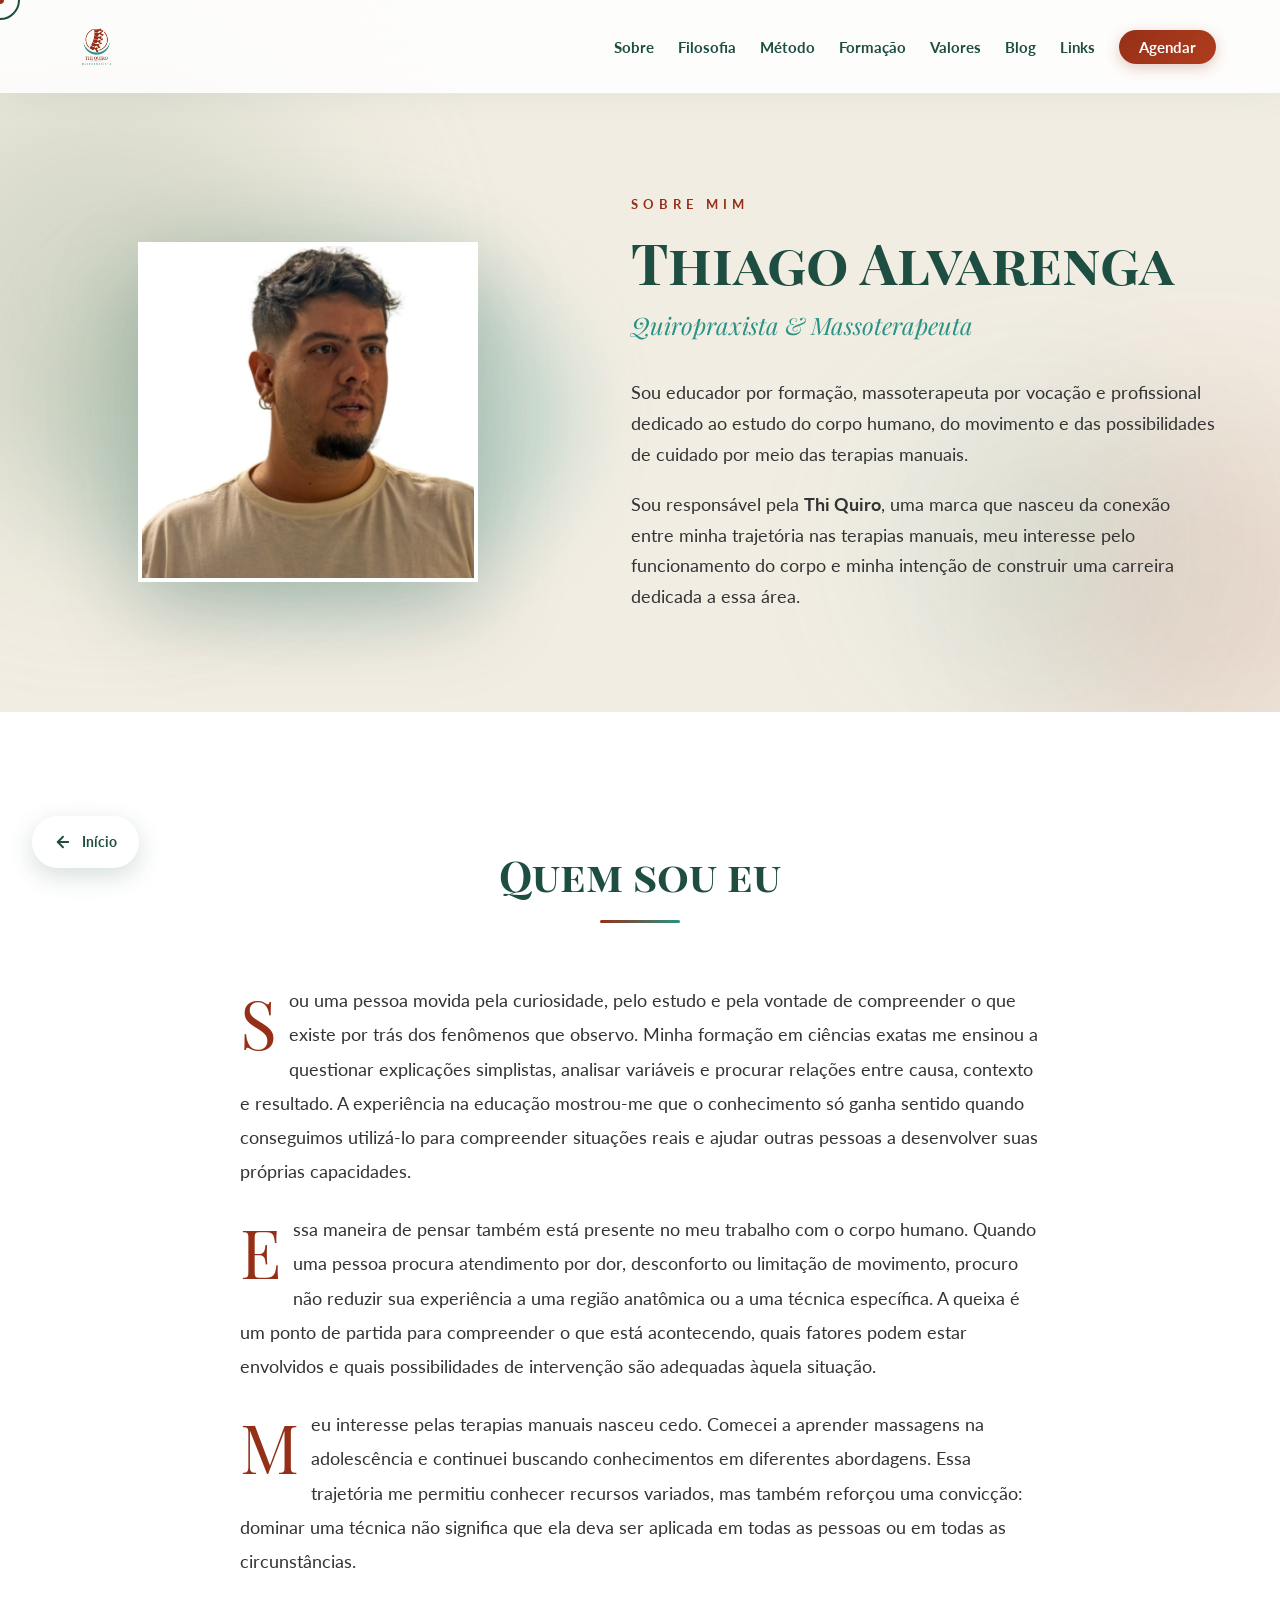
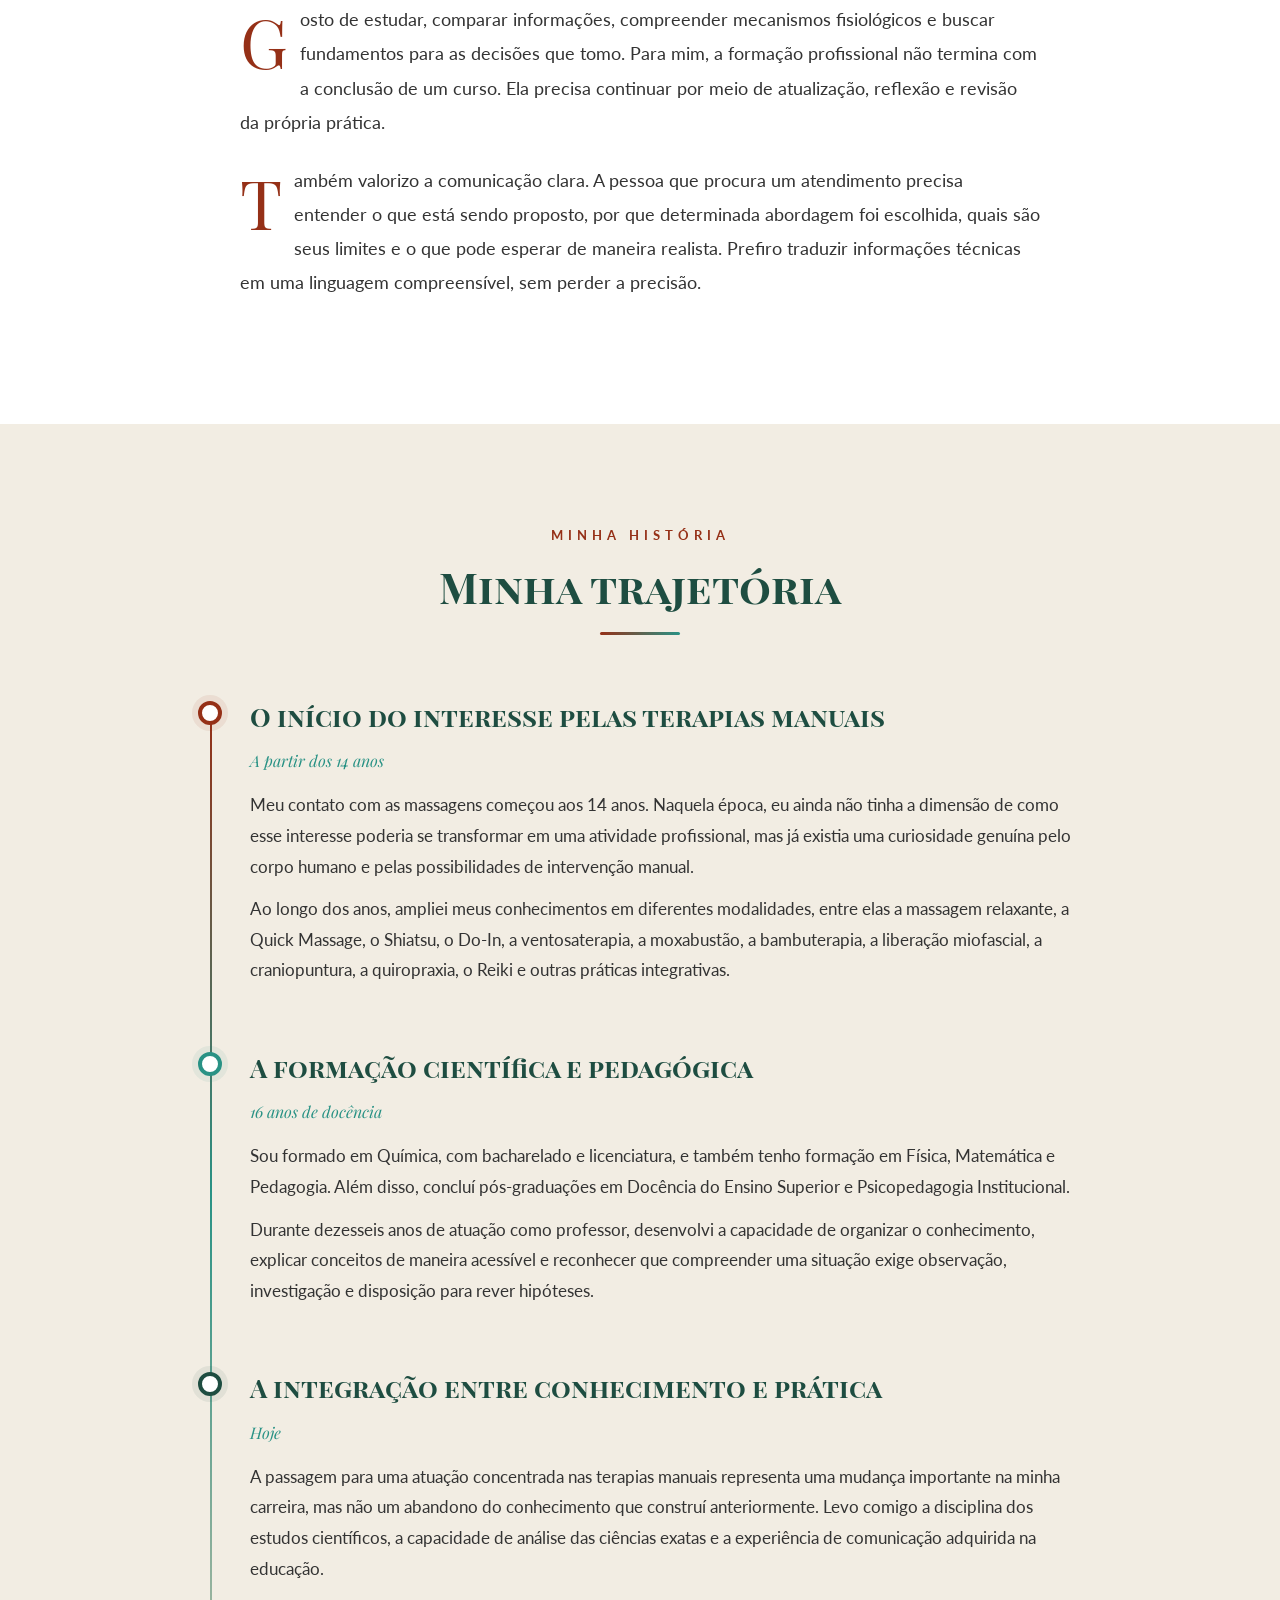
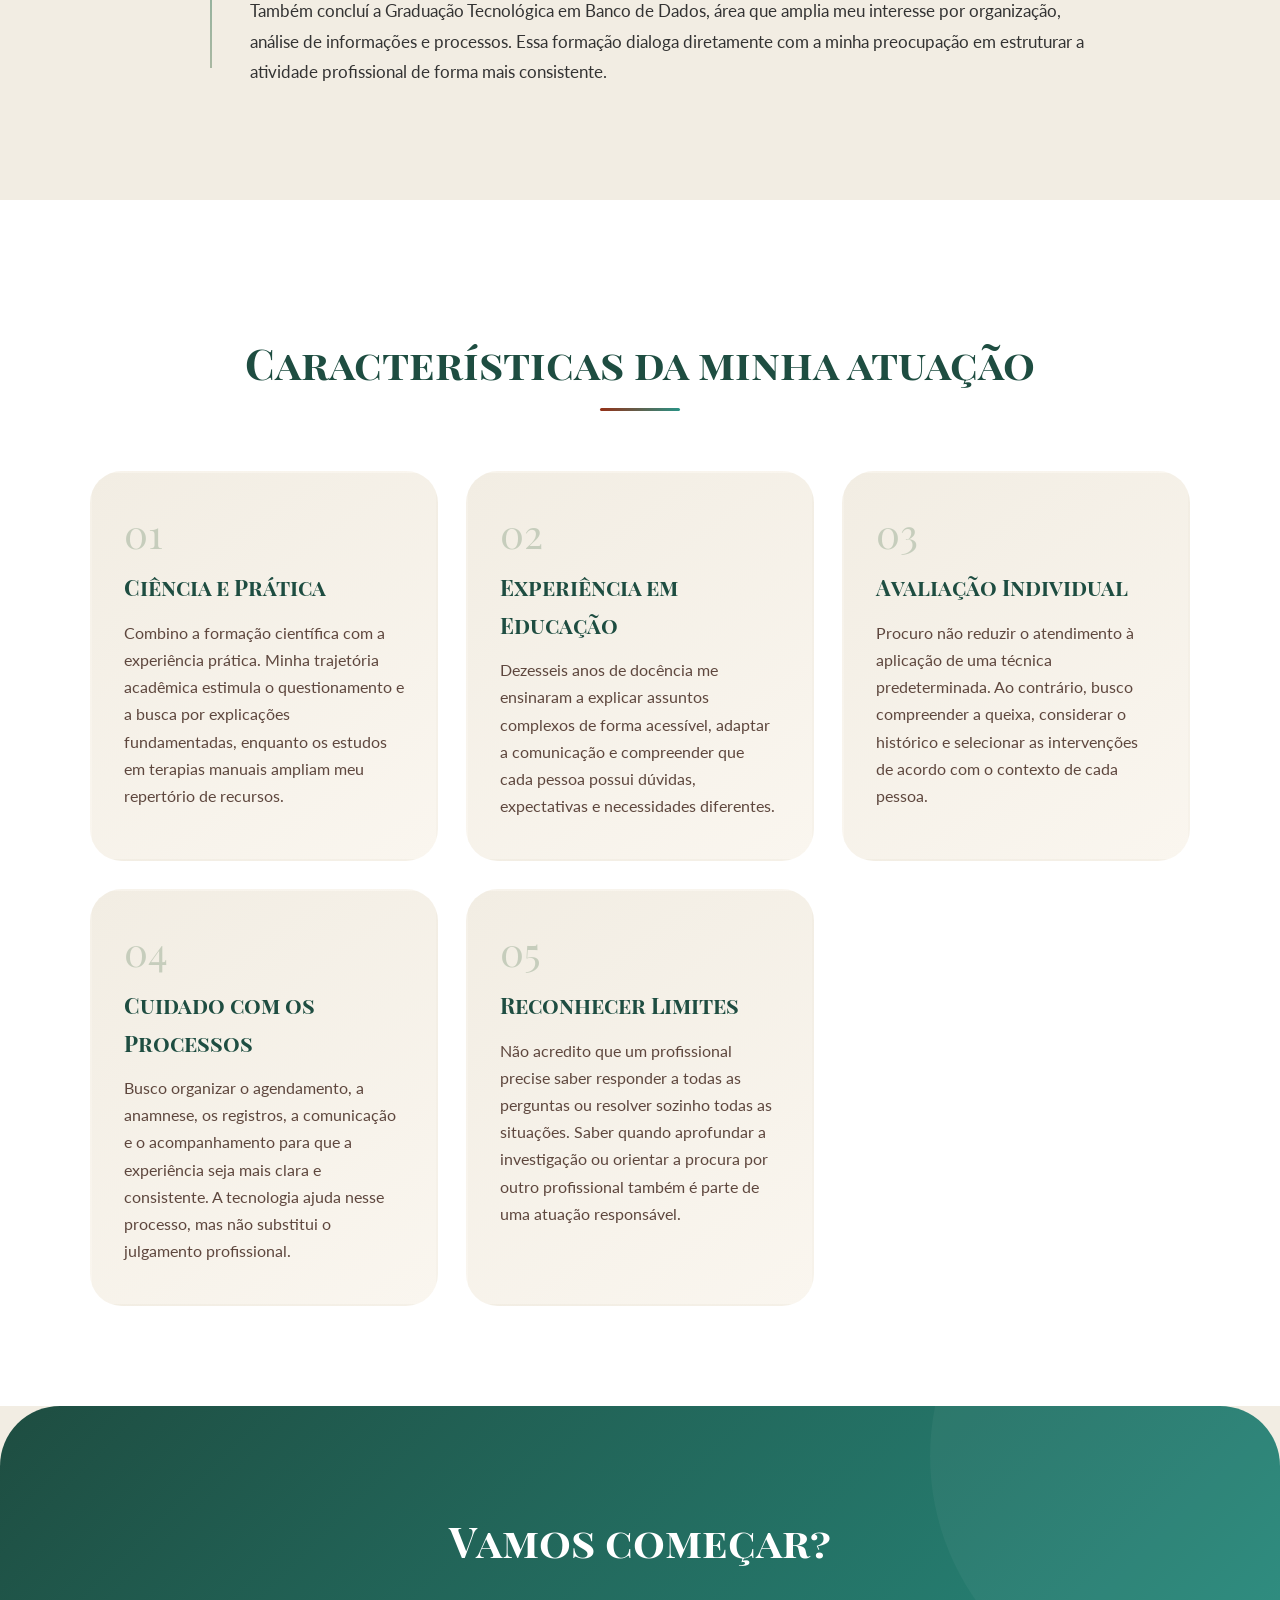
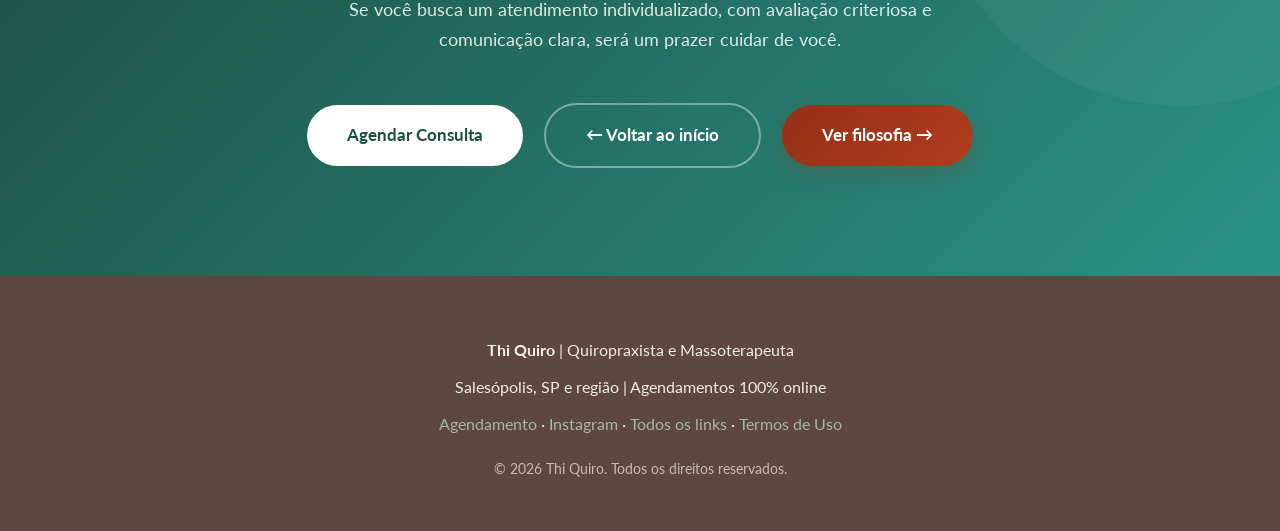
<file: sobre.html>
<!DOCTYPE html>
<html lang="pt-BR">
<head>
    <meta charset="UTF-8">
    <meta name="viewport" content="width=device-width, initial-scale=1.0">
    <title>Sobre | Thi Quiro</title>
    <meta name="description" content="Conheça Thiago Alvarenga, responsável pela Thi Quiro. Quiropraxia e cuidado corporal individualizado em Salesópolis/SP.">
    <link rel="preconnect" href="https://fonts.googleapis.com">
    <link rel="preconnect" href="https://fonts.gstatic.com" crossorigin>
    <link href="https://fonts.googleapis.com/css2?family=Lato:wght@300;400;700&family=Playfair+Display:ital,wght@0,400;0,700;1,400&family=Playfair+Display+SC:wght@700&display=swap" rel="stylesheet">
    <link rel="icon" href="favicon.ico" sizes="any">
    <link rel="icon" type="image/png" href="favicon-32x32.png" sizes="32x32">
    <link rel="icon" type="image/png" href="favicon-16x16.png" sizes="16x16">
    <link rel="apple-touch-icon" href="apple-touch-icon.png">
    <link rel="stylesheet" href="estilo.css">
    <style>
        .hero-sobre {
            max-width: 1200px; margin: 0 auto;
            padding: 100px 24px 80px;
            display: grid;
            grid-template-columns: 1fr 1.2fr;
            gap: 80px; align-items: center;
        }
        .hero-sobre-texto .label {
            font-family: var(--fonte-corpo);
            font-size: 13px; font-weight: 700;
            color: var(--terracota);
            letter-spacing: 5px;
            text-transform: uppercase;
            margin-bottom: 16px; display: block;
        }
        .hero-sobre-texto h1 {
            font-family: var(--fonte-titulo);
            font-size: 56px;
            color: var(--verde-floresta);
            line-height: 1.1;
            margin-bottom: 12px;
        }
        .hero-sobre-texto .cargo {
            font-family: var(--fonte-subtitulo);
            font-size: 24px; font-style: italic;
            color: var(--verde-petroleo);
            margin-bottom: 32px; display: block;
        }
        .hero-sobre-texto p {
            font-size: 18px;
            color: var(--cinza-escuro);
            margin-bottom: 20px;
        }
        .quem-sou { background-color: var(--branco); }
        .quem-sou-texto {
            max-width: 800px; margin: 0 auto;
            font-size: 18px; line-height: 1.9;
            color: var(--cinza-escuro);
        }
        .quem-sou-texto p { margin-bottom: 24px; }
        .quem-sou-texto p:first-letter {
            font-family: var(--fonte-titulo);
            font-size: 68px;
            line-height: 0.9;
            color: var(--terracota);
            float: left;
            margin: 8px 12px 0 0;
        }
        .trajetoria { position: relative; }
        .timeline {
            position: relative;
            max-width: 900px; margin: 0 auto;
            padding-left: 60px;
        }
        .timeline::before {
            content: ''; position: absolute;
            left: 20px; top: 20px; bottom: 20px;
            width: 2px;
            background: linear-gradient(180deg, var(--terracota), var(--verde-petroleo), var(--verde-sage));
        }
        .timeline-item { position: relative; margin-bottom: 60px; }
        .timeline-item:last-child { margin-bottom: 0; }
        .timeline-dot {
            position: absolute;
            left: -52px; top: 6px;
            width: 24px; height: 24px;
            border-radius: 50%;
            background: var(--branco);
            border: 4px solid var(--terracota);
            box-shadow: 0 0 0 6px rgba(149, 48, 23, 0.08);
        }
        .timeline-item:nth-child(2) .timeline-dot { border-color: var(--verde-petroleo); box-shadow: 0 0 0 6px rgba(41, 146, 133, 0.08); }
        .timeline-item:nth-child(3) .timeline-dot { border-color: var(--verde-floresta); box-shadow: 0 0 0 6px rgba(30, 77, 65, 0.08); }
        .timeline-item h3 {
            font-family: var(--fonte-titulo);
            font-size: 26px;
            color: var(--verde-floresta);
            margin-bottom: 8px;
        }
        .timeline-item .periodo {
            font-family: var(--fonte-subtitulo);
            font-style: italic;
            color: var(--verde-petroleo);
            font-size: 16px;
            margin-bottom: 16px;
            display: block;
        }
        .timeline-item p {
            font-size: 17px;
            color: var(--cinza-escuro);
            line-height: 1.8;
            margin-bottom: 12px;
        }
        .diferenciais { background-color: var(--branco); }
        .diferenciais-grid {
            display: grid;
            grid-template-columns: repeat(auto-fit, minmax(280px, 1fr));
            gap: 28px;
        }
        .diferencial-card {
            background: linear-gradient(145deg, var(--bege-claro), #faf6ef);
            padding: 40px 32px;
            border-radius: 32px;
            transition: all 0.5s cubic-bezier(0.4, 0, 0.2, 1);
            border: 2px solid transparent;
            position: relative; overflow: hidden;
        }
        .diferencial-card::before {
            content: ''; position: absolute;
            top: 0; left: 0;
            width: 100%; height: 4px;
            background: linear-gradient(90deg, var(--terracota), var(--verde-petroleo), var(--verde-sage));
            transform: scaleX(0);
            transform-origin: left;
            transition: transform 0.5s ease;
        }
        .diferencial-card:hover {
            border-color: var(--verde-sage);
            transform: translateY(-6px);
            box-shadow: 0 20px 50px rgba(30, 77, 65, 0.12);
        }
        .diferencial-card:hover::before { transform: scaleX(1); }
        .diferencial-numero {
            font-family: var(--fonte-titulo);
            font-size: 40px;
            color: var(--verde-sage);
            line-height: 1;
            margin-bottom: 16px;
            display: block;
            opacity: 0.6;
        }
        .diferencial-card h3 {
            font-family: var(--fonte-titulo);
            font-size: 22px;
            color: var(--verde-floresta);
            margin-bottom: 12px;
        }
        .diferencial-card p {
            font-size: 16px;
            color: var(--marrom-escuro);
            line-height: 1.7;
        }
        @media (max-width: 900px) {
            .hero-sobre { grid-template-columns: 1fr; gap: 48px; text-align: center; padding: 60px 24px 40px; }
            .hero-sobre-texto h1 { font-size: 40px; }
            .hero-sobre-texto .cargo { font-size: 20px; }
            .timeline { padding-left: 48px; }
            .timeline::before { left: 14px; }
            .timeline-dot { left: -42px; width: 20px; height: 20px; }
        }
    </style>
</head>
<body>

    <div class="cursor-dot"></div>
    <div class="cursor-ring"></div>
    <div class="blob blob-1"></div>
    <div class="blob blob-2"></div>
    <div class="blob blob-3"></div>

    <header>
        <div class="header-container">
            <a href="index.html" class="logo">
                <img src="logo.png" alt="Thi Quiro - Quiropraxista e Massoterapeuta">
            </a>
                <nav>
                <ul>
                    <li><a href="sobre.html">Sobre</a></li>
                    <li><a href="filosofia.html">Filosofia</a></li>
                    <li><a href="metodo.html">Método</a></li>
                    <li><a href="formacao.html">Formação</a></li>
                    <li><a href="valores.html">Valores</a></li>
                    <li><a href="blog.html">Blog</a></li>
                    <li><a href="links.html">Links</a></li>
                    <li><a href="https://cal.com/thi.quiro" class="nav-agendar" target="_blank" rel="noopener">Agendar</a></li>
                </ul>
            </nav>
        </div>
    </header>

    <section class="hero-sobre">
        <div class="foto-wrapper reveal">
            <img src="foto-thiago.jpg" class="foto-perfil-img" alt="Thiago Alvarenga, Quiropraxista e Massoterapeuta">
        </div>
        <div class="hero-sobre-texto">
            <span class="label reveal">Sobre mim</span>
            <h1 class="reveal">Thiago Alvarenga</h1>
            <span class="cargo reveal">Quiropraxista & Massoterapeuta</span>
            <p class="reveal">
                Sou educador por formação, massoterapeuta por vocação e profissional dedicado
                ao estudo do corpo humano, do movimento e das possibilidades de cuidado
                por meio das terapias manuais.
            </p>
            <p class="reveal">
                Sou responsável pela <strong>Thi Quiro</strong>, uma marca que nasceu da conexão
                entre minha trajetória nas terapias manuais, meu interesse pelo funcionamento
                do corpo e minha intenção de construir uma carreira dedicada a essa área.
            </p>
        </div>
    </section>

    <section class="quem-sou">
        <div class="container">
            <span class="secao-label reveal">Minha essência</span>
            <h2 class="secao-titulo reveal">Quem sou eu</h2>
            <div class="quem-sou-texto">
                <p class="reveal">
                    Sou uma pessoa movida pela curiosidade, pelo estudo e pela vontade de compreender
                    o que existe por trás dos fenômenos que observo. Minha formação em ciências exatas
                    me ensinou a questionar explicações simplistas, analisar variáveis e procurar
                    relações entre causa, contexto e resultado. A experiência na educação mostrou-me
                    que o conhecimento só ganha sentido quando conseguimos utilizá-lo para compreender
                    situações reais e ajudar outras pessoas a desenvolver suas próprias capacidades.
                </p>
                <p class="reveal">
                    Essa maneira de pensar também está presente no meu trabalho com o corpo humano.
                    Quando uma pessoa procura atendimento por dor, desconforto ou limitação de movimento,
                    procuro não reduzir sua experiência a uma região anatômica ou a uma técnica específica.
                    A queixa é um ponto de partida para compreender o que está acontecendo, quais fatores
                    podem estar envolvidos e quais possibilidades de intervenção são adequadas àquela situação.
                </p>
                <p class="reveal">
                    Meu interesse pelas terapias manuais nasceu cedo. Comecei a aprender massagens na
                    adolescência e continuei buscando conhecimentos em diferentes abordagens. Essa
                    trajetória me permitiu conhecer recursos variados, mas também reforçou uma convicção:
                    dominar uma técnica não significa que ela deva ser aplicada em todas as pessoas ou
                    em todas as circunstâncias.
                </p>
                <p class="reveal">
                    Gosto de estudar, comparar informações, compreender mecanismos fisiológicos e buscar
                    fundamentos para as decisões que tomo. Para mim, a formação profissional não termina
                    com a conclusão de um curso. Ela precisa continuar por meio de atualização, reflexão
                    e revisão da própria prática.
                </p>
                <p class="reveal">
                    Também valorizo a comunicação clara. A pessoa que procura um atendimento precisa
                    entender o que está sendo proposto, por que determinada abordagem foi escolhida,
                    quais são seus limites e o que pode esperar de maneira realista. Prefiro traduzir
                    informações técnicas em uma linguagem compreensível, sem perder a precisão.
                </p>
            </div>
        </div>
    </section>

    <section class="trajetoria">
        <div class="container">
            <span class="secao-label reveal">Minha história</span>
            <h2 class="secao-titulo reveal">Minha trajetória</h2>
            <div class="timeline">
                <div class="timeline-item reveal">
                    <div class="timeline-dot"></div>
                    <h3>O início do interesse pelas terapias manuais</h3>
                    <span class="periodo">A partir dos 14 anos</span>
                    <p>
                        Meu contato com as massagens começou aos 14 anos. Naquela época, eu ainda não
                        tinha a dimensão de como esse interesse poderia se transformar em uma atividade
                        profissional, mas já existia uma curiosidade genuína pelo corpo humano e pelas
                        possibilidades de intervenção manual.
                    </p>
                    <p>
                        Ao longo dos anos, ampliei meus conhecimentos em diferentes modalidades, entre
                        elas a massagem relaxante, a Quick Massage, o Shiatsu, o Do-In, a ventosaterapia,
                        a moxabustão, a bambuterapia, a liberação miofascial, a craniopuntura, a
                        quiropraxia, o Reiki e outras práticas integrativas.
                    </p>
                </div>

                <div class="timeline-item reveal">
                    <div class="timeline-dot"></div>
                    <h3>A formação científica e pedagógica</h3>
                    <span class="periodo">16 anos de docência</span>
                    <p>
                        Sou formado em Química, com bacharelado e licenciatura, e também tenho formação
                        em Física, Matemática e Pedagogia. Além disso, concluí pós-graduações em Docência
                        do Ensino Superior e Psicopedagogia Institucional.
                    </p>
                    <p>
                        Durante dezesseis anos de atuação como professor, desenvolvi a capacidade de
                        organizar o conhecimento, explicar conceitos de maneira acessível e reconhecer
                        que compreender uma situação exige observação, investigação e disposição para
                        rever hipóteses.
                    </p>
                </div>

                <div class="timeline-item reveal">
                    <div class="timeline-dot"></div>
                    <h3>A integração entre conhecimento e prática</h3>
                    <span class="periodo">Hoje</span>
                    <p>
                        A passagem para uma atuação concentrada nas terapias manuais representa uma
                        mudança importante na minha carreira, mas não um abandono do conhecimento que
                        construí anteriormente. Levo comigo a disciplina dos estudos científicos, a
                        capacidade de análise das ciências exatas e a experiência de comunicação
                        adquirida na educação.
                    </p>
                    <p>
                        Também concluí a Graduação Tecnológica em Banco de Dados, área que amplia meu
                        interesse por organização, análise de informações e processos. Essa formação
                        dialoga diretamente com a minha preocupação em estruturar a atividade profissional
                        de forma mais consistente.
                    </p>
                </div>
            </div>
        </div>
    </section>

    <section class="diferenciais">
        <div class="container">
            <span class="secao-label reveal">O que me diferencia</span>
            <h2 class="secao-titulo reveal">Características da minha atuação</h2>
            <div class="diferenciais-grid">
                <div class="diferencial-card reveal">
                    <span class="diferencial-numero">01</span>
                    <h3>Ciência e Prática</h3>
                    <p>
                        Combino a formação científica com a experiência prática. Minha trajetória
                        acadêmica estimula o questionamento e a busca por explicações fundamentadas,
                        enquanto os estudos em terapias manuais ampliam meu repertório de recursos.
                    </p>
                </div>
                <div class="diferencial-card reveal">
                    <span class="diferencial-numero">02</span>
                    <h3>Experiência em Educação</h3>
                    <p>
                        Dezesseis anos de docência me ensinaram a explicar assuntos complexos de forma
                        acessível, adaptar a comunicação e compreender que cada pessoa possui dúvidas,
                        expectativas e necessidades diferentes.
                    </p>
                </div>
                <div class="diferencial-card reveal">
                    <span class="diferencial-numero">03</span>
                    <h3>Avaliação Individual</h3>
                    <p>
                        Procuro não reduzir o atendimento à aplicação de uma técnica predeterminada.
                        Ao contrário, busco compreender a queixa, considerar o histórico e selecionar
                        as intervenções de acordo com o contexto de cada pessoa.
                    </p>
                </div>
                <div class="diferencial-card reveal">
                    <span class="diferencial-numero">04</span>
                    <h3>Cuidado com os Processos</h3>
                    <p>
                        Busco organizar o agendamento, a anamnese, os registros, a comunicação e o
                        acompanhamento para que a experiência seja mais clara e consistente. A tecnologia
                        ajuda nesse processo, mas não substitui o julgamento profissional.
                    </p>
                </div>
                <div class="diferencial-card reveal">
                    <span class="diferencial-numero">05</span>
                    <h3>Reconhecer Limites</h3>
                    <p>
                        Não acredito que um profissional precise saber responder a todas as perguntas
                        ou resolver sozinho todas as situações. Saber quando aprofundar a investigação
                        ou orientar a procura por outro profissional também é parte de uma atuação responsável.
                    </p>
                </div>
            </div>
        </div>
    </section>

    <section class="cta">
        <h2 class="reveal">Vamos começar?</h2>
        <p class="reveal">
            Se você busca um atendimento individualizado, com avaliação criteriosa e
            comunicação clara, será um prazer cuidar de você.
        </p>
        <div class="reveal">
            <a href="https://cal.com/thi.quiro" target="_blank" rel="noopener" class="btn btn-claro">Agendar Consulta</a>
            <a href="index.html" class="btn-voltar-cta">← Voltar ao início</a>
            <a href="filosofia.html" class="btn btn-primario">Ver filosofia →</a>
        </div>
    </section>

    <footer>
        <p><strong>Thi Quiro</strong> | Quiropraxista e Massoterapeuta</p>
        <p>Salesópolis, SP e região | Agendamentos 100% online</p>
        <p>
            <a href="https://cal.com/thi.quiro" target="_blank" rel="noopener">Agendamento</a> ·
            <a href="https://instagram.com/thi.quiro" target="_blank" rel="noopener">Instagram</a> ·
            <a href="links.html">Todos os links</a> · <a href="termos.html">Termos de Uso</a>
        </p>
        <p style="margin-top: 20px; font-size: 14px; opacity: 0.7;">© 2026 Thi Quiro. Todos os direitos reservados.</p>
    </footer>

    <a href="index.html" class="btn-voltar" aria-label="Voltar ao início">
        <svg width="18" height="18" viewBox="0 0 24 24" fill="none" stroke="currentColor" stroke-width="2.5" stroke-linecap="round" stroke-linejoin="round">
            <line x1="19" y1="12" x2="5" y2="12"/>
            <polyline points="12 19 5 12 12 5"/>
        </svg>
        Início
    </a>

    <script>
        const cursorDot = document.querySelector('.cursor-dot');
        const cursorRing = document.querySelector('.cursor-ring');
        const pointerFine = window.matchMedia('(pointer: fine)').matches;
        if (pointerFine) {
            document.addEventListener('mousemove', (e) => {
                cursorDot.style.transform = `translate(${e.clientX}px, ${e.clientY}px) translate(-50%, -50%)`;
                cursorRing.style.transform = `translate(${e.clientX}px, ${e.clientY}px) translate(-50%, -50%)`;
            });
            document.querySelectorAll('a, button').forEach(el => {
                el.addEventListener('mouseenter', () => cursorRing.classList.add('hover'));
                el.addEventListener('mouseleave', () => cursorRing.classList.remove('hover'));
            });
        }
        const revealElements = document.querySelectorAll('.reveal');
        const revealObserver = new IntersectionObserver((entries) => {
            entries.forEach((entry, index) => {
                if (entry.isIntersecting) {
                    setTimeout(() => entry.target.classList.add('visible'), index * 60);
                    revealObserver.unobserve(entry.target);
                }
            });
        }, { threshold: 0.12, rootMargin: '0px 0px -60px 0px' });
        revealElements.forEach(el => revealObserver.observe(el));
    </script>

</body>
</html>
</file>
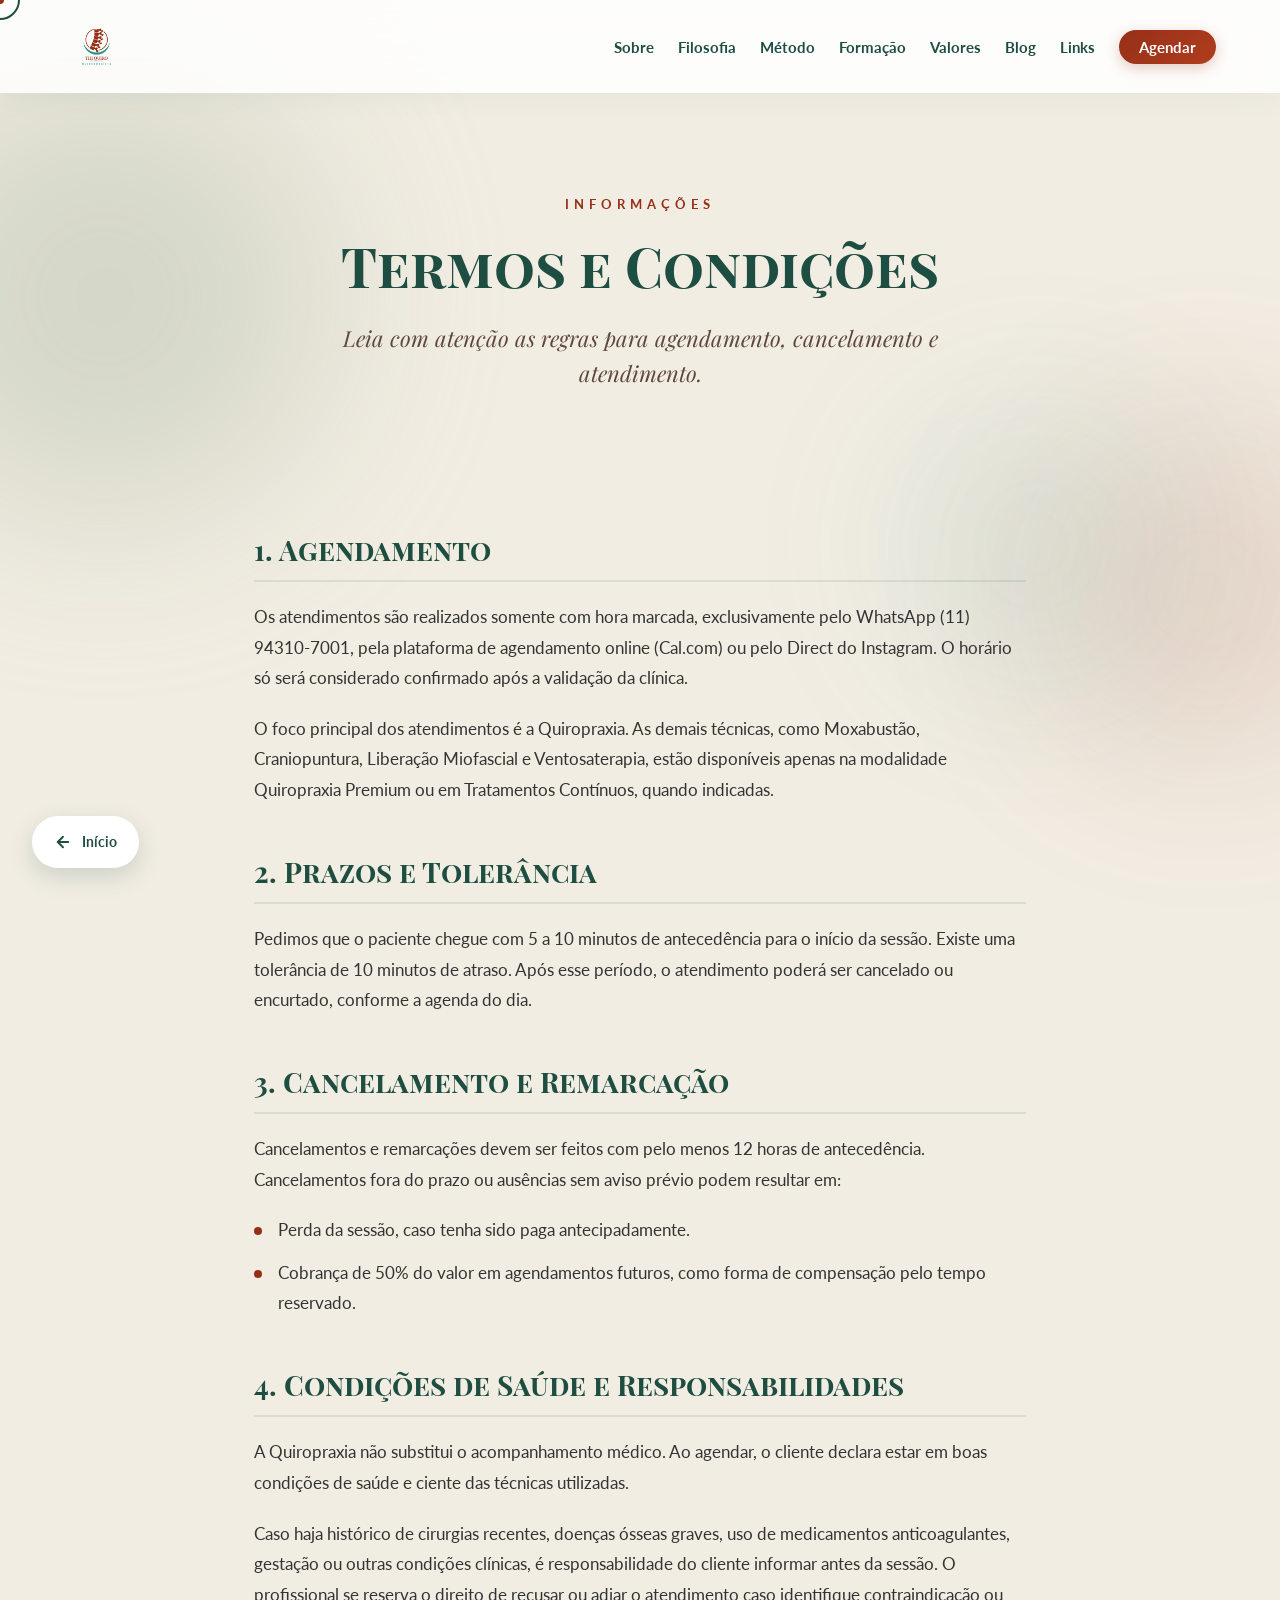
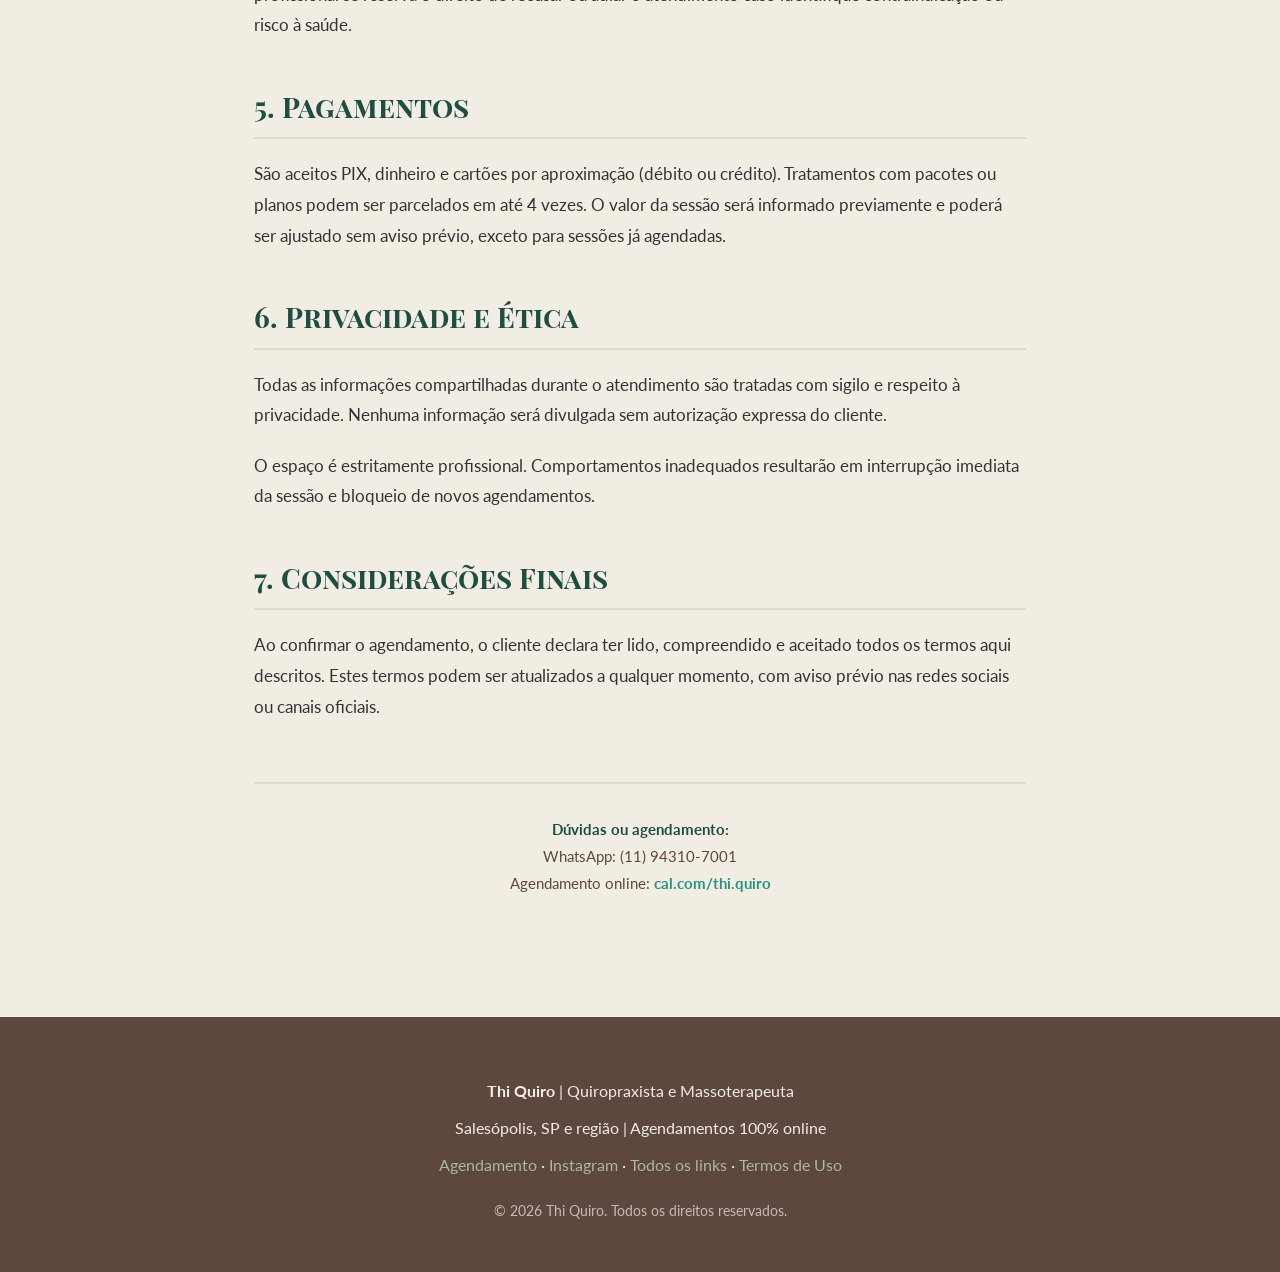
<file: termos.html>
<!DOCTYPE html>
<html lang="pt-BR">
<head>
    <meta charset="UTF-8">
    <meta name="viewport" content="width=device-width, initial-scale=1.0">
    <title>Termos e Condições | Thi Quiro</title>
    <meta name="description" content="Termos e condições para agendamento de sessões de quiropraxia com Thiago Alvarenga.">
    <link rel="preconnect" href="https://fonts.googleapis.com">
    <link rel="preconnect" href="https://fonts.gstatic.com" crossorigin>
    <link href="https://fonts.googleapis.com/css2?family=Lato:wght@300;400;700&family=Playfair+Display:ital,wght@0,400;0,700;1,400&family=Playfair+Display+SC:wght@700&display=swap" rel="stylesheet">
    <link rel="icon" href="favicon.ico" sizes="any">
    <link rel="icon" type="image/png" href="favicon-32x32.png" sizes="32x32">
    <link rel="icon" type="image/png" href="favicon-16x16.png" sizes="16x16">
    <link rel="apple-touch-icon" href="apple-touch-icon.png">
    <link rel="stylesheet" href="estilo.css">
    <style>
        .termos-container {
            max-width: 820px;
            margin: 0 auto;
            padding: 80px 24px 100px;
        }
        .termos-container h2 {
            font-family: var(--fonte-titulo);
            font-size: 28px;
            color: var(--verde-floresta);
            margin: 48px 0 20px;
            padding-bottom: 12px;
            border-bottom: 2px solid rgba(30, 77, 65, 0.1);
            line-height: 1.3;
        }
        .termos-container h2:first-of-type {
            margin-top: 0;
        }
        .termos-container p {
            font-size: 17px;
            line-height: 1.8;
            color: var(--cinza-escuro);
            margin-bottom: 20px;
        }
        .termos-container ul {
            list-style: none;
            padding: 0;
            margin-bottom: 24px;
        }
        .termos-container ul li {
            position: relative;
            padding-left: 24px;
            margin-bottom: 12px;
            font-size: 17px;
            line-height: 1.8;
            color: var(--cinza-escuro);
        }
        .termos-container ul li::before {
            content: '';
            position: absolute;
            left: 0;
            top: 12px;
            width: 8px;
            height: 8px;
            border-radius: 50%;
            background-color: var(--terracota);
        }
        .termos-container strong {
            color: var(--verde-floresta);
            font-weight: 700;
        }
    </style>
</head>
<body>

    <div class="cursor-dot"></div>
    <div class="cursor-ring"></div>
    <div class="blob blob-1"></div>
    <div class="blob blob-2"></div>
    <div class="blob blob-3"></div>

    <header>
        <div class="header-container">
            <a href="index.html" class="logo">
                <img src="logo.png" alt="Thi Quiro - Quiropraxista e Massoterapeuta">
            </a>
            <nav>
                <ul>
                    <li><a href="sobre.html">Sobre</a></li>
                    <li><a href="filosofia.html">Filosofia</a></li>
                    <li><a href="metodo.html">Método</a></li>
                    <li><a href="formacao.html">Formação</a></li>
                    <li><a href="valores.html">Valores</a></li>
                    <li><a href="blog.html">Blog</a></li>
                    <li><a href="links.html">Links</a></li>
                    <li><a href="https://cal.com/thi.quiro" class="nav-agendar" target="_blank" rel="noopener">Agendar</a></li>
                </ul>
            </nav>
        </div>
    </header>

    <section class="page-hero">
        <span class="label reveal">Informações</span>
        <h1 class="reveal">Termos e Condições</h1>
        <p class="lead reveal">
            Leia com atenção as regras para agendamento, cancelamento e atendimento.
        </p>
    </section>

    <div class="termos-container">
        
        <h2 class="reveal">1. Agendamento</h2>
        <p class="reveal">
            Os atendimentos são realizados somente com hora marcada, exclusivamente pelo WhatsApp 
            (11) 94310-7001, pela plataforma de agendamento online (Cal.com) ou pelo Direct do Instagram. 
            O horário só será considerado confirmado após a validação da clínica.
        </p>
        <p class="reveal">
            O foco principal dos atendimentos é a Quiropraxia. As demais técnicas, como Moxabustão, 
            Craniopuntura, Liberação Miofascial e Ventosaterapia, estão disponíveis apenas na modalidade 
            Quiropraxia Premium ou em Tratamentos Contínuos, quando indicadas.
        </p>

        <h2 class="reveal">2. Prazos e Tolerância</h2>
        <p class="reveal">
            Pedimos que o paciente chegue com 5 a 10 minutos de antecedência para o início da sessão. 
            Existe uma tolerância de 10 minutos de atraso. Após esse período, o atendimento poderá ser 
            cancelado ou encurtado, conforme a agenda do dia.
        </p>

        <h2 class="reveal">3. Cancelamento e Remarcação</h2>
        <p class="reveal">
            Cancelamentos e remarcações devem ser feitos com pelo menos 12 horas de antecedência. 
            Cancelamentos fora do prazo ou ausências sem aviso prévio podem resultar em:
        </p>
        <ul>
            <li class="reveal">Perda da sessão, caso tenha sido paga antecipadamente.</li>
            <li class="reveal">Cobrança de 50% do valor em agendamentos futuros, como forma de compensação pelo tempo reservado.</li>
        </ul>

        <h2 class="reveal">4. Condições de Saúde e Responsabilidades</h2>
        <p class="reveal">
            A Quiropraxia não substitui o acompanhamento médico. Ao agendar, o cliente declara estar 
            em boas condições de saúde e ciente das técnicas utilizadas.
        </p>
        <p class="reveal">
            Caso haja histórico de cirurgias recentes, doenças ósseas graves, uso de medicamentos 
            anticoagulantes, gestação ou outras condições clínicas, é responsabilidade do cliente 
            informar antes da sessão. O profissional se reserva o direito de recusar ou adiar o 
            atendimento caso identifique contraindicação ou risco à saúde.
        </p>

        <h2 class="reveal">5. Pagamentos</h2>
        <p class="reveal">
            São aceitos PIX, dinheiro e cartões por aproximação (débito ou crédito). Tratamentos com 
            pacotes ou planos podem ser parcelados em até 4 vezes. O valor da sessão será informado 
            previamente e poderá ser ajustado sem aviso prévio, exceto para sessões já agendadas.
        </p>

        <h2 class="reveal">6. Privacidade e Ética</h2>
        <p class="reveal">
            Todas as informações compartilhadas durante o atendimento são tratadas com sigilo e respeito 
            à privacidade. Nenhuma informação será divulgada sem autorização expressa do cliente.
        </p>
        <p class="reveal">
            O espaço é estritamente profissional. Comportamentos inadequados resultarão em interrupção 
            imediata da sessão e bloqueio de novos agendamentos.
        </p>

        <h2 class="reveal">7. Considerações Finais</h2>
        <p class="reveal">
            Ao confirmar o agendamento, o cliente declara ter lido, compreendido e aceitado todos os 
            termos aqui descritos. Estes termos podem ser atualizados a qualquer momento, com aviso 
            prévio nas redes sociais ou canais oficiais.
        </p>

        <div style="margin-top: 60px; padding-top: 32px; border-top: 2px solid rgba(30, 77, 65, 0.1); text-align: center;">
            <p class="reveal" style="font-size: 15px; color: var(--marrom-escuro);">
                <strong>Dúvidas ou agendamento:</strong><br>
                WhatsApp: (11) 94310-7001<br>
                Agendamento online: <a href="https://cal.com/thi.quiro" target="_blank" style="color: var(--verde-petroleo); font-weight: bold; text-decoration: none;">cal.com/thi.quiro</a>
            </p>
        </div>

    </div>

    <footer>
        <p><strong>Thi Quiro</strong> | Quiropraxista e Massoterapeuta</p>
        <p>Salesópolis, SP e região | Agendamentos 100% online</p>
        <p>
            <a href="https://cal.com/thi.quiro" target="_blank" rel="noopener">Agendamento</a> ·
            <a href="https://instagram.com/thi.quiro" target="_blank" rel="noopener">Instagram</a> ·
            <a href="links.html">Todos os links</a> · <a href="termos.html">Termos de Uso</a>
        </p>
        <p style="margin-top: 20px; font-size: 14px; opacity: 0.7;">© 2026 Thi Quiro. Todos os direitos reservados.</p>
    </footer>

    <a href="index.html" class="btn-voltar" aria-label="Voltar ao início">
        <svg width="18" height="18" viewBox="0 0 24 24" fill="none" stroke="currentColor" stroke-width="2.5" stroke-linecap="round" stroke-linejoin="round">
            <line x1="19" y1="12" x2="5" y2="12"/>
            <polyline points="12 19 5 12 12 5"/>
        </svg>
        Início
    </a>

    <script>
        const cursorDot = document.querySelector('.cursor-dot');
        const cursorRing = document.querySelector('.cursor-ring');
        const pointerFine = window.matchMedia('(pointer: fine)').matches;
        if (pointerFine) {
            document.addEventListener('mousemove', (e) => {
                cursorDot.style.transform = `translate(${e.clientX}px, ${e.clientY}px) translate(-50%, -50%)`;
                cursorRing.style.transform = `translate(${e.clientX}px, ${e.clientY}px) translate(-50%, -50%)`;
            });
            document.querySelectorAll('a, button').forEach(el => {
                el.addEventListener('mouseenter', () => cursorRing.classList.add('hover'));
                el.addEventListener('mouseleave', () => cursorRing.classList.remove('hover'));
            });
        }
        const revealElements = document.querySelectorAll('.reveal');
        const revealObserver = new IntersectionObserver((entries) => {
            entries.forEach((entry, index) => {
                if (entry.isIntersecting) {
                    setTimeout(() => entry.target.classList.add('visible'), index * 60);
                    revealObserver.unobserve(entry.target);
                }
            });
        }, { threshold: 0.12, rootMargin: '0px 0px -60px 0px' });
        revealElements.forEach(el => revealObserver.observe(el));
    </script>

</body>
</html>
</file>
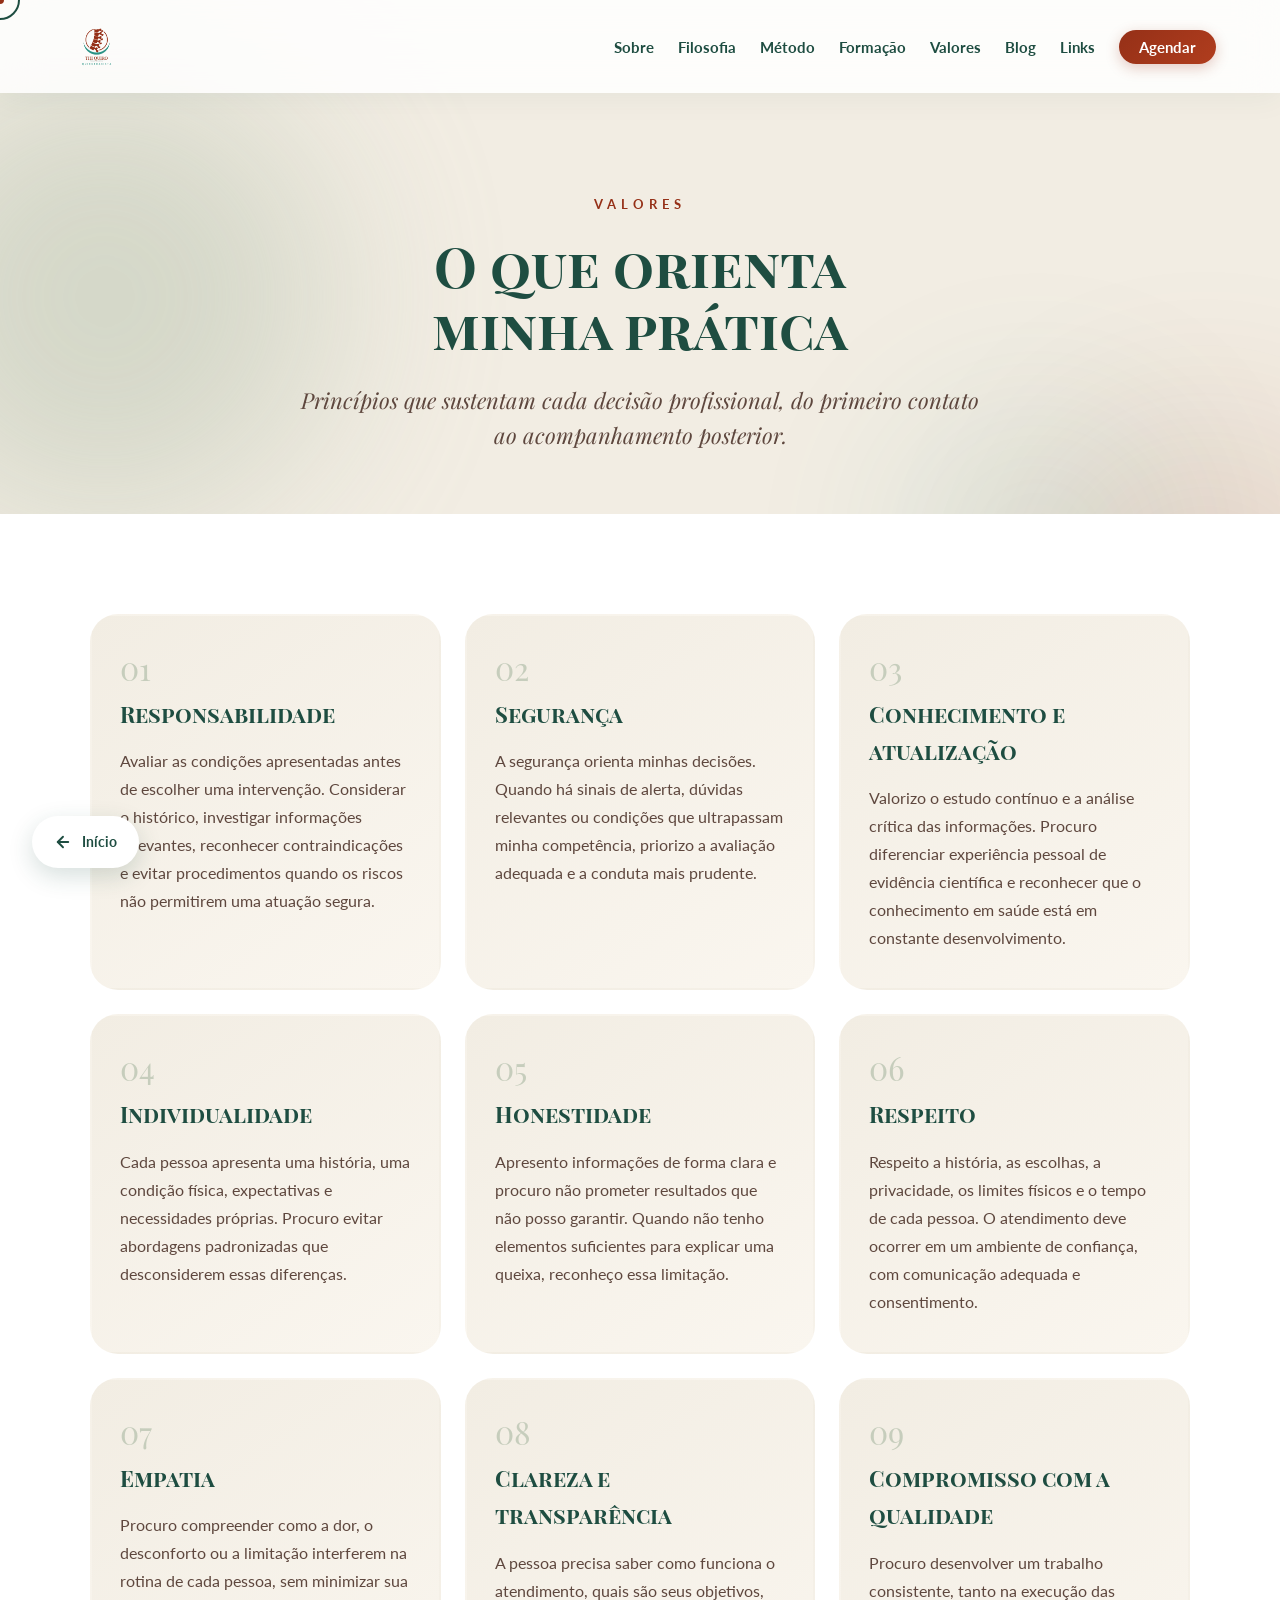
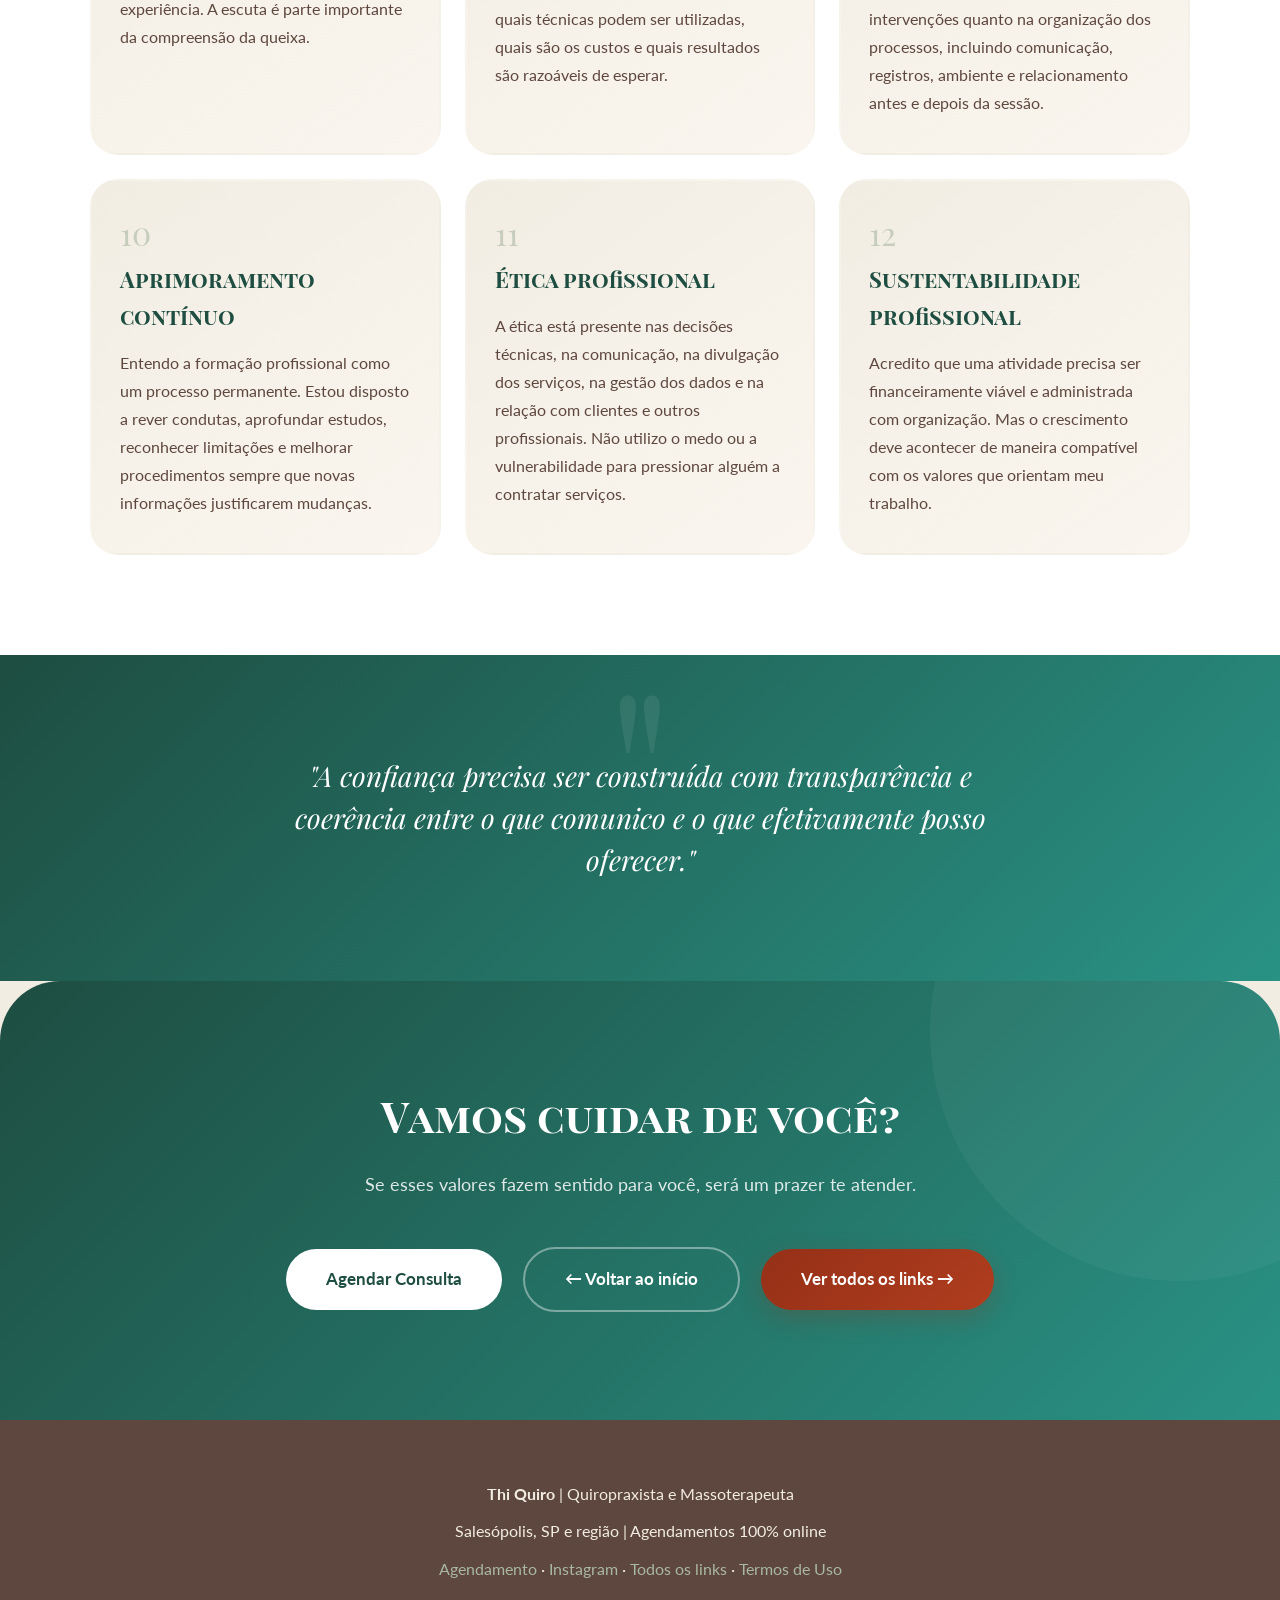
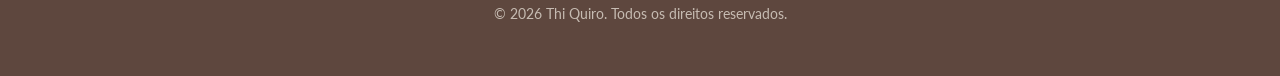
<file: valores.html>
<!DOCTYPE html>
<html lang="pt-BR">
<head>
    <meta charset="UTF-8">
    <meta name="viewport" content="width=device-width, initial-scale=1.0">
    <title>Valores | Thi Quiro</title>
    <meta name="description" content="Os princípios que orientam a prática profissional de Thiago Alvarenga na Thi Quiro.">
    <link rel="preconnect" href="https://fonts.googleapis.com">
    <link rel="preconnect" href="https://fonts.gstatic.com" crossorigin>
    <link href="https://fonts.googleapis.com/css2?family=Lato:wght@300;400;700&family=Playfair+Display:ital,wght@0,400;0,700;1,400&family=Playfair+Display+SC:wght@700&display=swap" rel="stylesheet">
    <link rel="icon" href="favicon.ico" sizes="any">
    <link rel="icon" type="image/png" href="favicon-32x32.png" sizes="32x32">
    <link rel="icon" type="image/png" href="favicon-16x16.png" sizes="16x16">
    <link rel="apple-touch-icon" href="apple-touch-icon.png">
    <link rel="stylesheet" href="estilo.css">
    <style>
        .valores-secao { background-color: var(--branco); }
        .valores-grid {
            max-width: 1100px; margin: 0 auto;
            display: grid;
            grid-template-columns: repeat(auto-fit, minmax(280px, 1fr));
            gap: 24px;
        }
        .valor-card {
            background: linear-gradient(145deg, var(--bege-claro), #faf6ef);
            padding: 36px 28px;
            border-radius: 28px;
            transition: all 0.5s cubic-bezier(0.4, 0, 0.2, 1);
            border: 2px solid transparent;
            position: relative; overflow: hidden;
        }
        .valor-card::before {
            content: ''; position: absolute;
            top: 0; left: 0;
            width: 100%; height: 4px;
            background: linear-gradient(90deg, var(--terracota), var(--verde-petroleo), var(--verde-sage));
            transform: scaleX(0);
            transform-origin: left;
            transition: transform 0.5s ease;
        }
        .valor-card:hover {
            border-color: var(--verde-sage);
            transform: translateY(-6px);
            box-shadow: 0 20px 50px rgba(30, 77, 65, 0.12);
        }
        .valor-card:hover::before { transform: scaleX(1); }
        .valor-numero {
            font-family: var(--fonte-titulo);
            font-size: 32px;
            color: var(--verde-sage);
            opacity: 0.6;
            line-height: 1;
            margin-bottom: 12px;
            display: block;
        }
        .valor-card h3 {
            font-family: var(--fonte-titulo);
            font-size: 22px;
            color: var(--verde-floresta);
            margin-bottom: 14px;
        }
        .valor-card p {
            font-size: 16px;
            line-height: 1.75;
            color: var(--marrom-escuro);
        }
    </style>
</head>
<body>

    <div class="cursor-dot"></div>
    <div class="cursor-ring"></div>
    <div class="blob blob-1"></div>
    <div class="blob blob-2"></div>
    <div class="blob blob-3"></div>

    <header>
        <div class="header-container">
            <a href="index.html" class="logo">
                <img src="logo.png" alt="Thi Quiro - Quiropraxista e Massoterapeuta">
            </a>
            <nav>
                <ul>
                    <li><a href="sobre.html">Sobre</a></li>
                    <li><a href="filosofia.html">Filosofia</a></li>
                    <li><a href="metodo.html">Método</a></li>
                    <li><a href="formacao.html">Formação</a></li>
                    <li><a href="valores.html">Valores</a></li>
                    <li><a href="blog.html">Blog</a></li>
                    <li><a href="links.html">Links</a></li>
                    <li><a href="https://cal.com/thi.quiro" class="nav-agendar" target="_blank" rel="noopener">Agendar</a></li>
                </ul>
            </nav>
        </div>
    </header>

    <section class="page-hero">
        <span class="label reveal">Valores</span>
        <h1 class="reveal">O que orienta<br>minha prática</h1>
        <p class="lead reveal">
            Princípios que sustentam cada decisão profissional, do primeiro contato
            ao acompanhamento posterior.
        </p>
    </section>

    <section class="valores-secao">
        <div class="container">
            <div class="valores-grid">
                <div class="valor-card reveal">
                    <span class="valor-numero">01</span>
                    <h3>Responsabilidade</h3>
                    <p>
                        Avaliar as condições apresentadas antes de escolher uma intervenção.
                        Considerar o histórico, investigar informações relevantes, reconhecer
                        contraindicações e evitar procedimentos quando os riscos não permitirem
                        uma atuação segura.
                    </p>
                </div>

                <div class="valor-card reveal">
                    <span class="valor-numero">02</span>
                    <h3>Segurança</h3>
                    <p>
                        A segurança orienta minhas decisões. Quando há sinais de alerta, dúvidas
                        relevantes ou condições que ultrapassam minha competência, priorizo a
                        avaliação adequada e a conduta mais prudente.
                    </p>
                </div>

                <div class="valor-card reveal">
                    <span class="valor-numero">03</span>
                    <h3>Conhecimento e atualização</h3>
                    <p>
                        Valorizo o estudo contínuo e a análise crítica das informações. Procuro
                        diferenciar experiência pessoal de evidência científica e reconhecer que
                        o conhecimento em saúde está em constante desenvolvimento.
                    </p>
                </div>

                <div class="valor-card reveal">
                    <span class="valor-numero">04</span>
                    <h3>Individualidade</h3>
                    <p>
                        Cada pessoa apresenta uma história, uma condição física, expectativas e
                        necessidades próprias. Procuro evitar abordagens padronizadas que
                        desconsiderem essas diferenças.
                    </p>
                </div>

                <div class="valor-card reveal">
                    <span class="valor-numero">05</span>
                    <h3>Honestidade</h3>
                    <p>
                        Apresento informações de forma clara e procuro não prometer resultados
                        que não posso garantir. Quando não tenho elementos suficientes para
                        explicar uma queixa, reconheço essa limitação.
                    </p>
                </div>

                <div class="valor-card reveal">
                    <span class="valor-numero">06</span>
                    <h3>Respeito</h3>
                    <p>
                        Respeito a história, as escolhas, a privacidade, os limites físicos e o
                        tempo de cada pessoa. O atendimento deve ocorrer em um ambiente de
                        confiança, com comunicação adequada e consentimento.
                    </p>
                </div>

                <div class="valor-card reveal">
                    <span class="valor-numero">07</span>
                    <h3>Empatia</h3>
                    <p>
                        Procuro compreender como a dor, o desconforto ou a limitação interferem
                        na rotina de cada pessoa, sem minimizar sua experiência. A escuta é parte
                        importante da compreensão da queixa.
                    </p>
                </div>

                <div class="valor-card reveal">
                    <span class="valor-numero">08</span>
                    <h3>Clareza e transparência</h3>
                    <p>
                        A pessoa precisa saber como funciona o atendimento, quais são seus
                        objetivos, quais técnicas podem ser utilizadas, quais são os custos e
                        quais resultados são razoáveis de esperar.
                    </p>
                </div>

                <div class="valor-card reveal">
                    <span class="valor-numero">09</span>
                    <h3>Compromisso com a qualidade</h3>
                    <p>
                        Procuro desenvolver um trabalho consistente, tanto na execução das
                        intervenções quanto na organização dos processos, incluindo comunicação,
                        registros, ambiente e relacionamento antes e depois da sessão.
                    </p>
                </div>

                <div class="valor-card reveal">
                    <span class="valor-numero">10</span>
                    <h3>Aprimoramento contínuo</h3>
                    <p>
                        Entendo a formação profissional como um processo permanente. Estou disposto
                        a rever condutas, aprofundar estudos, reconhecer limitações e melhorar
                        procedimentos sempre que novas informações justificarem mudanças.
                    </p>
                </div>

                <div class="valor-card reveal">
                    <span class="valor-numero">11</span>
                    <h3>Ética profissional</h3>
                    <p>
                        A ética está presente nas decisões técnicas, na comunicação, na divulgação
                        dos serviços, na gestão dos dados e na relação com clientes e outros
                        profissionais. Não utilizo o medo ou a vulnerabilidade para pressionar
                        alguém a contratar serviços.
                    </p>
                </div>

                <div class="valor-card reveal">
                    <span class="valor-numero">12</span>
                    <h3>Sustentabilidade profissional</h3>
                    <p>
                        Acredito que uma atividade precisa ser financeiramente viável e administrada
                        com organização. Mas o crescimento deve acontecer de maneira compatível com
                        os valores que orientam meu trabalho.
                    </p>
                </div>
            </div>
        </div>
    </section>

    <section class="citacao">
        <blockquote class="reveal">
            "A confiança precisa ser construída com transparência e coerência entre o que comunico e o que efetivamente posso oferecer."
        </blockquote>
    </section>

    <section class="cta">
        <h2 class="reveal">Vamos cuidar de você?</h2>
        <p class="reveal">
            Se esses valores fazem sentido para você, será um prazer te atender.
        </p>
        <div class="reveal">
            <a href="https://cal.com/thi.quiro" target="_blank" rel="noopener" class="btn btn-claro">Agendar Consulta</a>
            <a href="index.html" class="btn-voltar-cta">← Voltar ao início</a>
            <a href="links.html" class="btn btn-primario">Ver todos os links →</a>
        </div>
    </section>

        <footer>
        <p><strong>Thi Quiro</strong> | Quiropraxista e Massoterapeuta</p>
        <p>Salesópolis, SP e região | Agendamentos 100% online</p>
        <p>
            <a href="https://cal.com/thi.quiro" target="_blank" rel="noopener">Agendamento</a> ·
            <a href="https://instagram.com/thi.quiro" target="_blank" rel="noopener">Instagram</a> ·
            <a href="links.html">Todos os links</a> · 
            <a href="termos.html">Termos de Uso</a>
        </p>
        <p style="margin-top: 20px; font-size: 14px; opacity: 0.7;">© 2026 Thi Quiro. Todos os direitos reservados.</p>
    </footer>

    <a href="index.html" class="btn-voltar" aria-label="Voltar ao início">
        <svg width="18" height="18" viewBox="0 0 24 24" fill="none" stroke="currentColor" stroke-width="2.5" stroke-linecap="round" stroke-linejoin="round">
            <line x1="19" y1="12" x2="5" y2="12"/>
            <polyline points="12 19 5 12 12 5"/>
        </svg>
        Início
    </a>

    <script>
        const cursorDot = document.querySelector('.cursor-dot');
        const cursorRing = document.querySelector('.cursor-ring');
        const pointerFine = window.matchMedia('(pointer: fine)').matches;
        if (pointerFine) {
            document.addEventListener('mousemove', (e) => {
                cursorDot.style.transform = `translate(${e.clientX}px, ${e.clientY}px) translate(-50%, -50%)`;
                cursorRing.style.transform = `translate(${e.clientX}px, ${e.clientY}px) translate(-50%, -50%)`;
            });
            document.querySelectorAll('a, button, .valor-card').forEach(el => {
                el.addEventListener('mouseenter', () => cursorRing.classList.add('hover'));
                el.addEventListener('mouseleave', () => cursorRing.classList.remove('hover'));
            });
        }
        const revealElements = document.querySelectorAll('.reveal');
        const revealObserver = new IntersectionObserver((entries) => {
            entries.forEach((entry, index) => {
                if (entry.isIntersecting) {
                    setTimeout(() => entry.target.classList.add('visible'), index * 40);
                    revealObserver.unobserve(entry.target);
                }
            });
        }, { threshold: 0.12, rootMargin: '0px 0px -60px 0px' });
        revealElements.forEach(el => revealObserver.observe(el));
    </script>

</body>
</html>
</file>
<file: estilo.css>
/* ==========================================================================
   Thi Quiro - Estilos Compartilhados
   ========================================================================== */

:root {
    --branco: #ffffff;
    --terracota: #953017;
    --verde-petroleo: #299285;
    --verde-floresta: #1e4d41;
    --verde-sage: #a9b8a2;
    --marrom-escuro: #5e473e;
    --bege-claro: #f2ede3;
    --cinza-escuro: #333333;
    --fonte-titulo: 'Playfair Display SC', serif;
    --fonte-subtitulo: 'Playfair Display', serif;
    --fonte-corpo: 'Lato', sans-serif;
}

* { margin: 0; padding: 0; box-sizing: border-box; }
html { scroll-behavior: smooth; }

body {
    font-family: var(--fonte-corpo);
    font-size: 18px;
    line-height: 1.7;
    color: var(--cinza-escuro);
    background-color: var(--bege-claro);
    overflow-x: hidden;
    cursor: none;
}

/* ===== CURSOR ===== */
.cursor-dot, .cursor-ring {
    position: fixed; top: 0; left: 0;
    pointer-events: none; z-index: 9999;
    border-radius: 50%;
    transform: translate(-50%, -50%);
    will-change: transform;
}
.cursor-dot {
    width: 8px; height: 8px;
    background-color: var(--terracota);
    transition: transform 0.05s linear;
}
.cursor-ring {
    width: 40px; height: 40px;
    border: 2px solid var(--verde-floresta);
    transition: transform 0.25s ease-out, width 0.3s ease, height 0.3s ease, background-color 0.3s ease, border-color 0.3s ease;
}
.cursor-ring.hover {
    width: 60px; height: 60px;
    background-color: rgba(41, 146, 133, 0.15);
    border-color: var(--terracota);
}
@media (hover: none), (pointer: coarse) {
    body { cursor: auto; }
    .cursor-dot, .cursor-ring { display: none; }
}

/* ===== ANIMAÇÕES ===== */
@keyframes flutuar {
    0%, 100% { transform: translateY(0) rotate(0deg); }
    50% { transform: translateY(-25px) rotate(3deg); }
}
@keyframes morph {
    0%, 100% { border-radius: 60% 40% 55% 45% / 50% 55% 45% 50%; }
    33% { border-radius: 45% 55% 40% 60% / 55% 45% 55% 45%; }
    66% { border-radius: 55% 45% 60% 40% / 45% 55% 45% 55%; }
}

/* ===== BLOBS ===== */
.blob {
    position: fixed; border-radius: 50%;
    filter: blur(90px); z-index: -1;
    pointer-events: none;
}
.blob-1 { width: 450px; height: 450px; background: var(--verde-sage); top: 8%; left: -120px; opacity: 0.4; animation: flutuar 14s ease-in-out infinite; }
.blob-2 { width: 350px; height: 350px; background: var(--terracota); bottom: 15%; right: -100px; opacity: 0.12; animation: flutuar 18s ease-in-out infinite reverse; }
.blob-3 { width: 280px; height: 280px; background: var(--verde-petroleo); top: 45%; right: 8%; opacity: 0.1; animation: flutuar 22s ease-in-out infinite; }

/* ===== REVEAL ===== */
.reveal {
    opacity: 0;
    transform: translateY(40px);
    transition: opacity 0.9s ease-out, transform 0.9s cubic-bezier(0.4, 0, 0.2, 1);
}
.reveal.visible { opacity: 1; transform: translateY(0); }

/* ===== CABEÇALHO ===== */
header {
    background-color: rgba(255, 255, 255, 0.85);
    backdrop-filter: blur(20px);
    -webkit-backdrop-filter: blur(20px);
    padding: 14px 0;
    box-shadow: 0 4px 30px rgba(30, 77, 65, 0.06);
    position: sticky; top: 0; z-index: 100;
}
.header-container {
    max-width: 1200px; margin: 0 auto;
    padding: 0 24px;
    display: flex; justify-content: space-between; align-items: center;
}
.logo img { height: 65px; width: auto; display: block; transition: transform 0.4s ease; }
.logo:hover img { transform: scale(1.05) rotate(-2deg); }

nav ul { list-style: none; display: flex; gap: 24px; align-items: center; }
nav a {
    font-family: var(--fonte-corpo);
    font-size: 15px; font-weight: 700;
    color: var(--verde-floresta);
    text-decoration: none;
    position: relative; padding: 4px 0;
    transition: color 0.3s;
}
nav a::after {
    content: ''; position: absolute;
    bottom: 0; left: 0;
    width: 0; height: 2px;
    background: linear-gradient(90deg, var(--terracota), var(--verde-petroleo));
    transition: width 0.4s ease;
    border-radius: 2px;
}
nav a:hover { color: var(--terracota); }
nav a:hover::after { width: 100%; }
nav a.ativo { color: var(--terracota); }
nav a.ativo::after { width: 100%; }

nav a.nav-agendar {
    background: linear-gradient(135deg, var(--terracota), #b03d1e);
    color: var(--branco);
    padding: 8px 20px;
    border-radius: 50px;
    box-shadow: 0 4px 14px rgba(149, 48, 23, 0.25);
    transition: all 0.3s ease;
}
nav a.nav-agendar::after { display: none; }
nav a.nav-agendar:hover {
    transform: translateY(-2px);
    box-shadow: 0 8px 20px rgba(149, 48, 23, 0.35);
    color: var(--branco);
}

/* ===== SEÇÕES ===== */
section { padding: 100px 24px; }
.container { max-width: 1100px; margin: 0 auto; }

.secao-label {
    font-family: var(--fonte-corpo);
    font-size: 13px; font-weight: 700;
    color: var(--terracota);
    letter-spacing: 5px;
    text-transform: uppercase;
    margin-bottom: 16px;
    display: block; text-align: center;
}
.secao-titulo {
    font-family: var(--fonte-titulo);
    font-size: 42px;
    color: var(--verde-floresta);
    text-align: center;
    margin-bottom: 60px;
    line-height: 1.2;
}
.secao-titulo::after {
    content: ''; display: block;
    width: 80px; height: 3px;
    background: linear-gradient(90deg, var(--terracota), var(--verde-petroleo));
    margin: 20px auto 0;
    border-radius: 3px;
}

/* ===== PAGE HERO ===== */
.page-hero {
    max-width: 900px; margin: 0 auto;
    padding: 100px 24px 60px;
    text-align: center;
}
.page-hero .label {
    font-family: var(--fonte-corpo);
    font-size: 13px; font-weight: 700;
    color: var(--terracota);
    letter-spacing: 5px;
    text-transform: uppercase;
    margin-bottom: 20px;
    display: block;
}
.page-hero h1 {
    font-family: var(--fonte-titulo);
    font-size: 54px;
    color: var(--verde-floresta);
    line-height: 1.15;
    margin-bottom: 24px;
}
.page-hero .lead {
    font-family: var(--fonte-subtitulo);
    font-size: 22px; font-style: italic;
    color: var(--marrom-escuro);
    max-width: 700px;
    margin: 0 auto;
    line-height: 1.6;
}

/* ===== HERO LOGO (logo grande) ===== */
.hero-logo {
    height: 240px;
    width: auto;
    max-width: 90%;
    margin: 0 auto 32px;
    display: block;
    filter: drop-shadow(0 20px 40px rgba(30, 77, 65, 0.15));
    position: relative;
    z-index: 1;
}

.hero-deco {
    position: absolute;
    border-radius: 50%;
    pointer-events: none;
    z-index: 0;
}
.hero-deco-1 {
    width: 320px; height: 320px;
    background: radial-gradient(circle, rgba(41, 146, 133, 0.18), transparent 70%);
    top: 40px; left: -100px;
    animation: flutuar 14s ease-in-out infinite;
}
.hero-deco-2 {
    width: 260px; height: 260px;
    background: radial-gradient(circle, rgba(149, 48, 23, 0.12), transparent 70%);
    bottom: 40px; right: -80px;
    animation: flutuar 18s ease-in-out infinite reverse;
}

@media (max-width: 768px) {
    .hero-logo { height: 160px; margin-bottom: 24px; }
    .hero-deco-1 { width: 200px; height: 200px; }
    .hero-deco-2 { width: 180px; height: 180px; }
}

/* ===== HERO (HOME) ===== */
.hero {
    max-width: 900px; margin: 0 auto;
    padding: 90px 24px;
    text-align: center;
}
.hero h1 {
    font-family: var(--fonte-titulo);
    font-size: 52px; font-weight: 700;
    color: var(--verde-floresta);
    margin-bottom: 20px;
    line-height: 1.2;
}
.hero .subtitulo {
    font-family: var(--fonte-subtitulo);
    font-size: 32px; font-style: italic;
    color: var(--marrom-escuro);
    margin-bottom: 32px;
}
.hero p {
    font-size: 18px;
    color: var(--cinza-escuro);
    max-width: 700px;
    margin: 0 auto 40px auto;
}

/* ===== SOBRE (preview na home) ===== */
.sobre {
    background-color: var(--branco);
    padding: 120px 24px;
    position: relative;
}
.sobre-grid {
    max-width: 1200px; margin: 0 auto;
    display: grid;
    grid-template-columns: 1fr 1.3fr;
    gap: 80px; align-items: center;
}
.foto-wrapper {
    position: relative;
    display: flex; justify-content: center; align-items: center;
}
.foto-wrapper::before {
    content: ''; position: absolute;
    width: 110%; height: 110%;
    border-radius: 50%;
    background: linear-gradient(135deg, var(--verde-sage), var(--verde-petroleo));
    opacity: 0.25; filter: blur(40px);
    z-index: 0;
}
.foto-perfil-img {
    width: 340px; height: 340px;
    object-fit: cover; object-position: center;
    animation: morph 12s ease-in-out infinite;
    position: relative; z-index: 1;
    box-shadow: 0 30px 80px rgba(30, 77, 65, 0.25);
    border: 4px solid var(--branco);
}
.sobre-texto .label {
    font-family: var(--fonte-corpo);
    font-size: 14px; font-weight: 700;
    color: var(--terracota);
    letter-spacing: 4px;
    text-transform: uppercase;
    margin-bottom: 12px; display: block;
}
.sobre-texto h2 {
    font-family: var(--fonte-titulo);
    font-size: 42px;
    color: var(--verde-floresta);
    margin-bottom: 8px;
    line-height: 1.2;
}
.sobre-texto .cargo {
    font-family: var(--fonte-subtitulo);
    font-size: 22px; font-style: italic;
    color: var(--verde-petroleo);
    margin-bottom: 28px; display: block;
}
.sobre-texto p {
    font-size: 17px;
    color: var(--cinza-escuro);
    margin-bottom: 20px;
    line-height: 1.8;
}
.sobre-lista { list-style: none; margin: 28px 0; }
.sobre-lista li {
    display: flex; align-items: center;
    gap: 12px;
    font-size: 16px;
    color: var(--marrom-escuro);
    margin-bottom: 12px;
    padding-left: 4px;
}
.sobre-lista li svg { flex-shrink: 0; color: var(--verde-petroleo); }

/* ===== ACESSO RÁPIDO ===== */
.acesso-rapido {
    background-color: var(--bege-claro);
    padding: 120px 24px;
}
.cards {
    display: grid;
    grid-template-columns: repeat(auto-fit, minmax(240px, 1fr));
    gap: 28px;
}
.card {
    background: var(--branco);
    padding: 40px 28px;
    border-radius: 32px;
    text-align: center;
    text-decoration: none;
    color: var(--cinza-escuro);
    transition: all 0.5s cubic-bezier(0.4, 0, 0.2, 1);
    border: 2px solid transparent;
    position: relative; overflow: hidden;
}
.card::before {
    content: ''; position: absolute;
    top: 0; left: 0;
    width: 100%; height: 4px;
    background: linear-gradient(90deg, var(--terracota), var(--verde-petroleo), var(--verde-sage));
    transform: scaleX(0);
    transform-origin: left;
    transition: transform 0.5s ease;
}
.card:hover {
    border-color: var(--verde-sage);
    transform: translateY(-8px);
    box-shadow: 0 24px 60px rgba(30, 77, 65, 0.15);
}
.card:hover::before { transform: scaleX(1); }
.card .icone {
    display: inline-flex; align-items: center; justify-content: center;
    width: 64px; height: 64px;
    border-radius: 50%;
    background: linear-gradient(135deg, rgba(41, 146, 133, 0.12), rgba(30, 77, 65, 0.08));
    color: var(--verde-floresta);
    margin-bottom: 20px;
    transition: transform 0.5s ease, background 0.5s ease;
}
.card .icone svg { width: 30px; height: 30px; stroke-width: 1.8; }
.card:hover .icone {
    transform: scale(1.1) rotate(-5deg);
    background: linear-gradient(135deg, rgba(149, 48, 23, 0.15), rgba(41, 146, 133, 0.15));
    color: var(--terracota);
}
.card h3 {
    font-family: var(--fonte-corpo);
    font-size: 20px; font-weight: 700;
    color: var(--verde-floresta);
    margin-bottom: 8px;
}
.card p { font-size: 16px; color: var(--marrom-escuro); }

/* ===== BOTÕES ===== */
.btn {
    display: inline-block;
    padding: 16px 40px;
    font-family: var(--fonte-corpo);
    font-size: 17px; font-weight: 700;
    text-decoration: none;
    border-radius: 50px;
    transition: all 0.4s cubic-bezier(0.4, 0, 0.2, 1);
    margin: 8px;
}
.btn-primario {
    background: linear-gradient(135deg, var(--terracota), #b03d1e);
    color: var(--branco);
    box-shadow: 0 8px 24px rgba(149, 48, 23, 0.25);
}
.btn-primario:hover {
    transform: translateY(-4px);
    box-shadow: 0 16px 40px rgba(149, 48, 23, 0.35);
}
.btn-secundario {
    background-color: transparent;
    color: var(--verde-floresta);
    border: 2px solid var(--verde-floresta);
}
.btn-secundario:hover {
    background-color: var(--verde-floresta);
    color: var(--branco);
    transform: translateY(-4px);
    box-shadow: 0 16px 40px rgba(30, 77, 65, 0.25);
}
.btn-claro {
    background-color: var(--branco);
    color: var(--verde-floresta);
}
.btn-claro:hover {
    transform: translateY(-4px);
    box-shadow: 0 16px 40px rgba(255, 255, 255, 0.3);
}

/* ===== BOTÃO VOLTAR AO INÍCIO (flutuante) ===== */
.btn-voltar {
    position: fixed;
    bottom: 32px; left: 32px;
    z-index: 900;
    display: flex; align-items: center; gap: 10px;
    padding: 12px 20px;
    background-color: var(--branco);
    color: var(--verde-floresta);
    text-decoration: none;
    border-radius: 50px;
    font-family: var(--fonte-corpo);
    font-size: 14px; font-weight: 700;
    box-shadow: 0 8px 24px rgba(30, 77, 65, 0.18);
    border: 2px solid transparent;
    transition: all 0.4s cubic-bezier(0.4, 0, 0.2, 1);
}
.btn-voltar:hover {
    border-color: var(--verde-floresta);
    transform: translateY(-4px);
    box-shadow: 0 16px 40px rgba(30, 77, 65, 0.25);
}
.btn-voltar svg { transition: transform 0.3s ease; }
.btn-voltar:hover svg { transform: translateX(-4px); }

/* ===== BOTÃO VOLTAR NO CTA (transparente) ===== */
.btn-voltar-cta {
    display: inline-block;
    padding: 16px 40px;
    font-family: var(--fonte-corpo);
    font-size: 17px;
    font-weight: 700;
    text-decoration: none;
    border-radius: 50px;
    transition: all 0.4s cubic-bezier(0.4, 0, 0.2, 1);
    margin: 8px;
    background-color: transparent;
    color: var(--branco);
    border: 2px solid rgba(255, 255, 255, 0.4);
    position: relative;
}
.btn-voltar-cta:hover {
    border-color: var(--branco);
    background-color: rgba(255, 255, 255, 0.1);
    transform: translateY(-4px);
}

/* ===== CTA ===== */
.cta {
    background: linear-gradient(135deg, var(--verde-floresta), var(--verde-petroleo));
    padding: 100px 24px;
    text-align: center;
    border-radius: 60px 60px 0 0;
    position: relative; overflow: hidden;
}
.cta::before {
    content: ''; position: absolute;
    width: 500px; height: 500px;
    border-radius: 50%;
    background: rgba(255, 255, 255, 0.04);
    top: -200px; right: -150px;
}
.cta h2 {
    font-family: var(--fonte-titulo);
    font-size: 42px;
    color: var(--branco);
    margin-bottom: 16px;
    position: relative;
}
.cta p {
    font-size: 18px;
    color: rgba(255, 255, 255, 0.85);
    max-width: 600px;
    margin: 0 auto 40px;
    position: relative;
}
.cta .btn { position: relative; }

/* ===== CITAÇÃO ===== */
.citacao {
    background: linear-gradient(135deg, var(--verde-floresta), var(--verde-petroleo));
    padding: 100px 24px;
    text-align: center;
    position: relative; overflow: hidden;
}
.citacao::before {
    content: '"';
    position: absolute;
    top: 0; left: 50%;
    transform: translateX(-50%);
    font-family: var(--fonte-titulo);
    font-size: 220px;
    color: rgba(255, 255, 255, 0.08);
    line-height: 1;
    pointer-events: none;
}
.citacao blockquote {
    font-family: var(--fonte-subtitulo);
    font-size: 28px; font-style: italic;
    color: var(--branco);
    max-width: 700px;
    margin: 0 auto;
    line-height: 1.5;
    position: relative;
}

/* ===== RODAPÉ ===== */
footer {
    background-color: var(--marrom-escuro);
    color: var(--bege-claro);
    padding: 60px 24px 40px;
    text-align: center;
}
footer p { font-size: 16px; margin-bottom: 10px; }
footer a {
    color: var(--verde-sage);
    text-decoration: none;
    transition: color 0.3s;
    border-bottom: 1px solid transparent;
}
footer a:hover { color: var(--branco); border-bottom-color: var(--branco); }

/* ===== RESPONSIVO ===== */
@media (max-width: 900px) {
    .sobre-grid { grid-template-columns: 1fr; gap: 48px; text-align: center; }
    .sobre-lista li { justify-content: center; }
    .foto-perfil-img { width: 240px; height: 240px; }
    .sobre-texto h2 { font-size: 34px; }
    .page-hero h1 { font-size: 40px; }
    .page-hero .lead { font-size: 18px; }
    .secao-titulo { font-size: 32px; }
}
@media (max-width: 768px) {
    section { padding: 70px 24px; }
    .page-hero { padding: 60px 24px 40px; }
    .hero h1 { font-size: 34px; }
    .hero .subtitulo { font-size: 22px; }
    .header-container { flex-direction: column; gap: 12px; padding: 0 16px; }
    nav ul { gap: 12px; flex-wrap: wrap; justify-content: center; }
    nav a { font-size: 13px; }
    nav a.nav-agendar { padding: 6px 14px; font-size: 12px; }
    .logo img { height: 55px; }
    .hero-banner { height: 180px; }
    .citacao { padding: 70px 24px; }
    .citacao blockquote { font-size: 22px; }
    .btn { padding: 14px 28px; font-size: 16px; }
    .card { padding: 32px 20px; border-radius: 24px; }
    .blob { display: none; }
    .sobre { padding: 80px 24px; }
    .acesso-rapido { padding: 80px 24px; }
    .cta { padding: 70px 24px; }
    .cta h2 { font-size: 30px; }
    .btn-voltar { bottom: 16px; left: 16px; padding: 10px 16px; font-size: 13px; }
}
</file>
